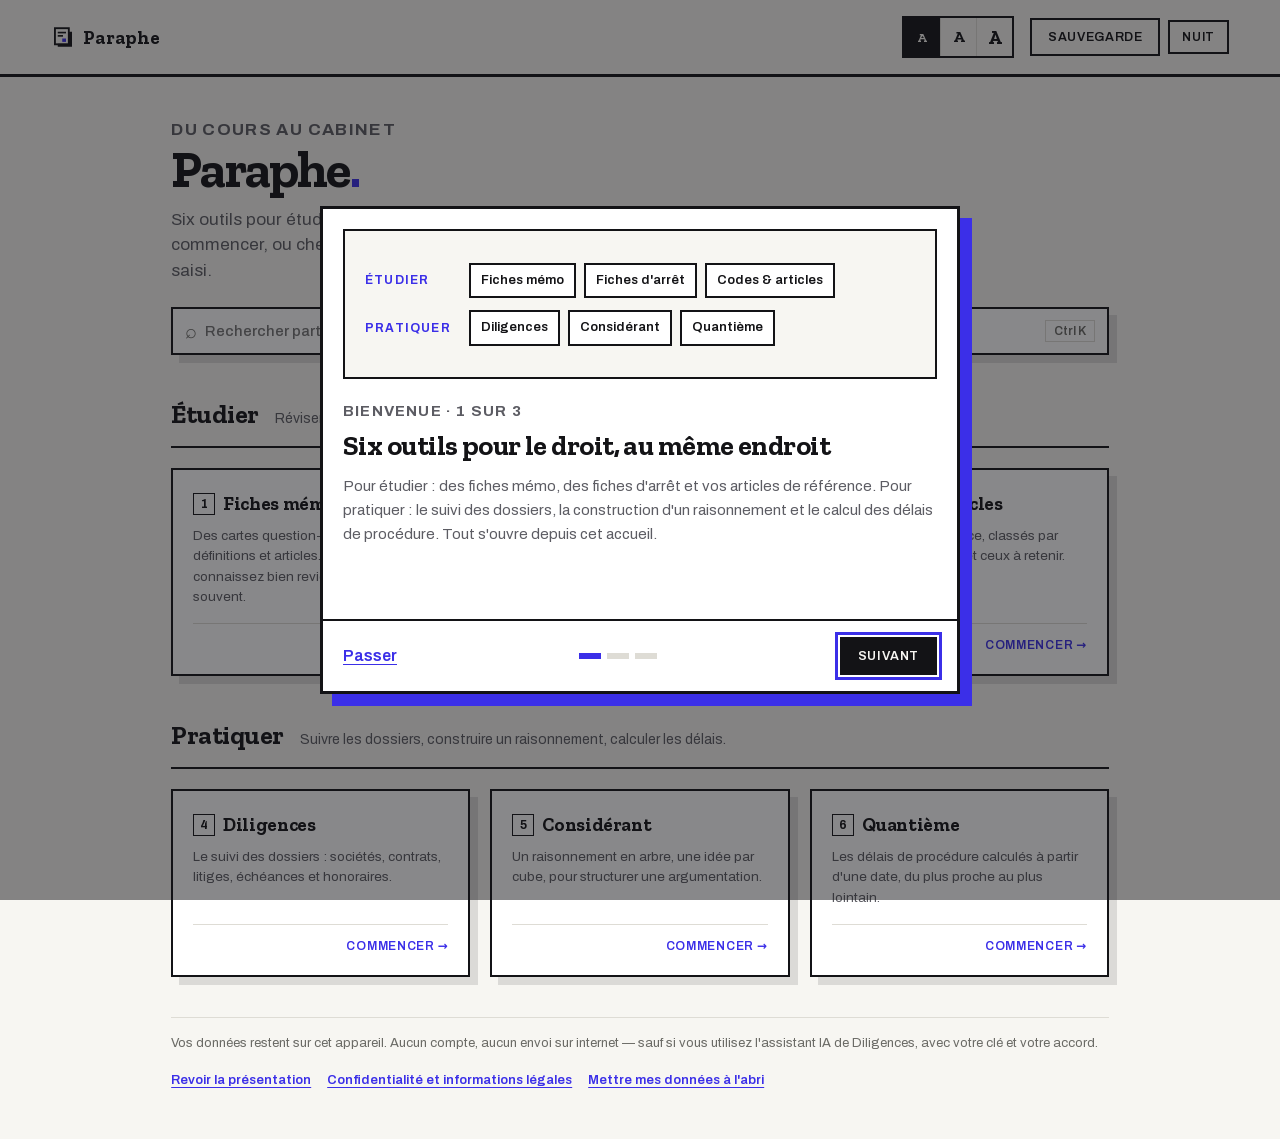
<file: index.html>
<!doctype html>
<html lang="fr">
<head>
<meta charset="UTF-8"><script src="donnees.js"></script>
<title>Paraphe</title>
<meta http-equiv="refresh" content="0; url=Hub.html">
<meta name="viewport" content="width=device-width, initial-scale=1">
<link rel="apple-touch-icon" href="icons/icon-180.png">
<meta name="apple-mobile-web-app-capable" content="yes">
<meta name="apple-mobile-web-app-status-bar-style" content="black-translucent">
<meta name="mobile-web-app-capable" content="yes">
<meta name="theme-color" content="#131316">
<link rel="stylesheet" href="fonts/fonts.css">
<script src="pwa.js" defer></script>
<link rel="manifest" href="manifest.json">
<link rel="icon" type="image/svg+xml" href="icons/favicon.svg">
<link rel="stylesheet" href="style.css">
</head>
<body>
<script src="theme.js"></script>
<main style="max-width:560px">
  <p class="eyebrow">Paraphe</p>
  <h1>L’accueil a déménagé</h1>
  <p class="muted">Les six outils se trouvent maintenant sur une seule page d’accueil. Si elle ne s’ouvre pas toute seule : <a href="Hub.html">ouvrir l’accueil de Paraphe</a>.</p>
</main>
<script>location.replace("Hub.html");</script>
</body>
</html>
</file>
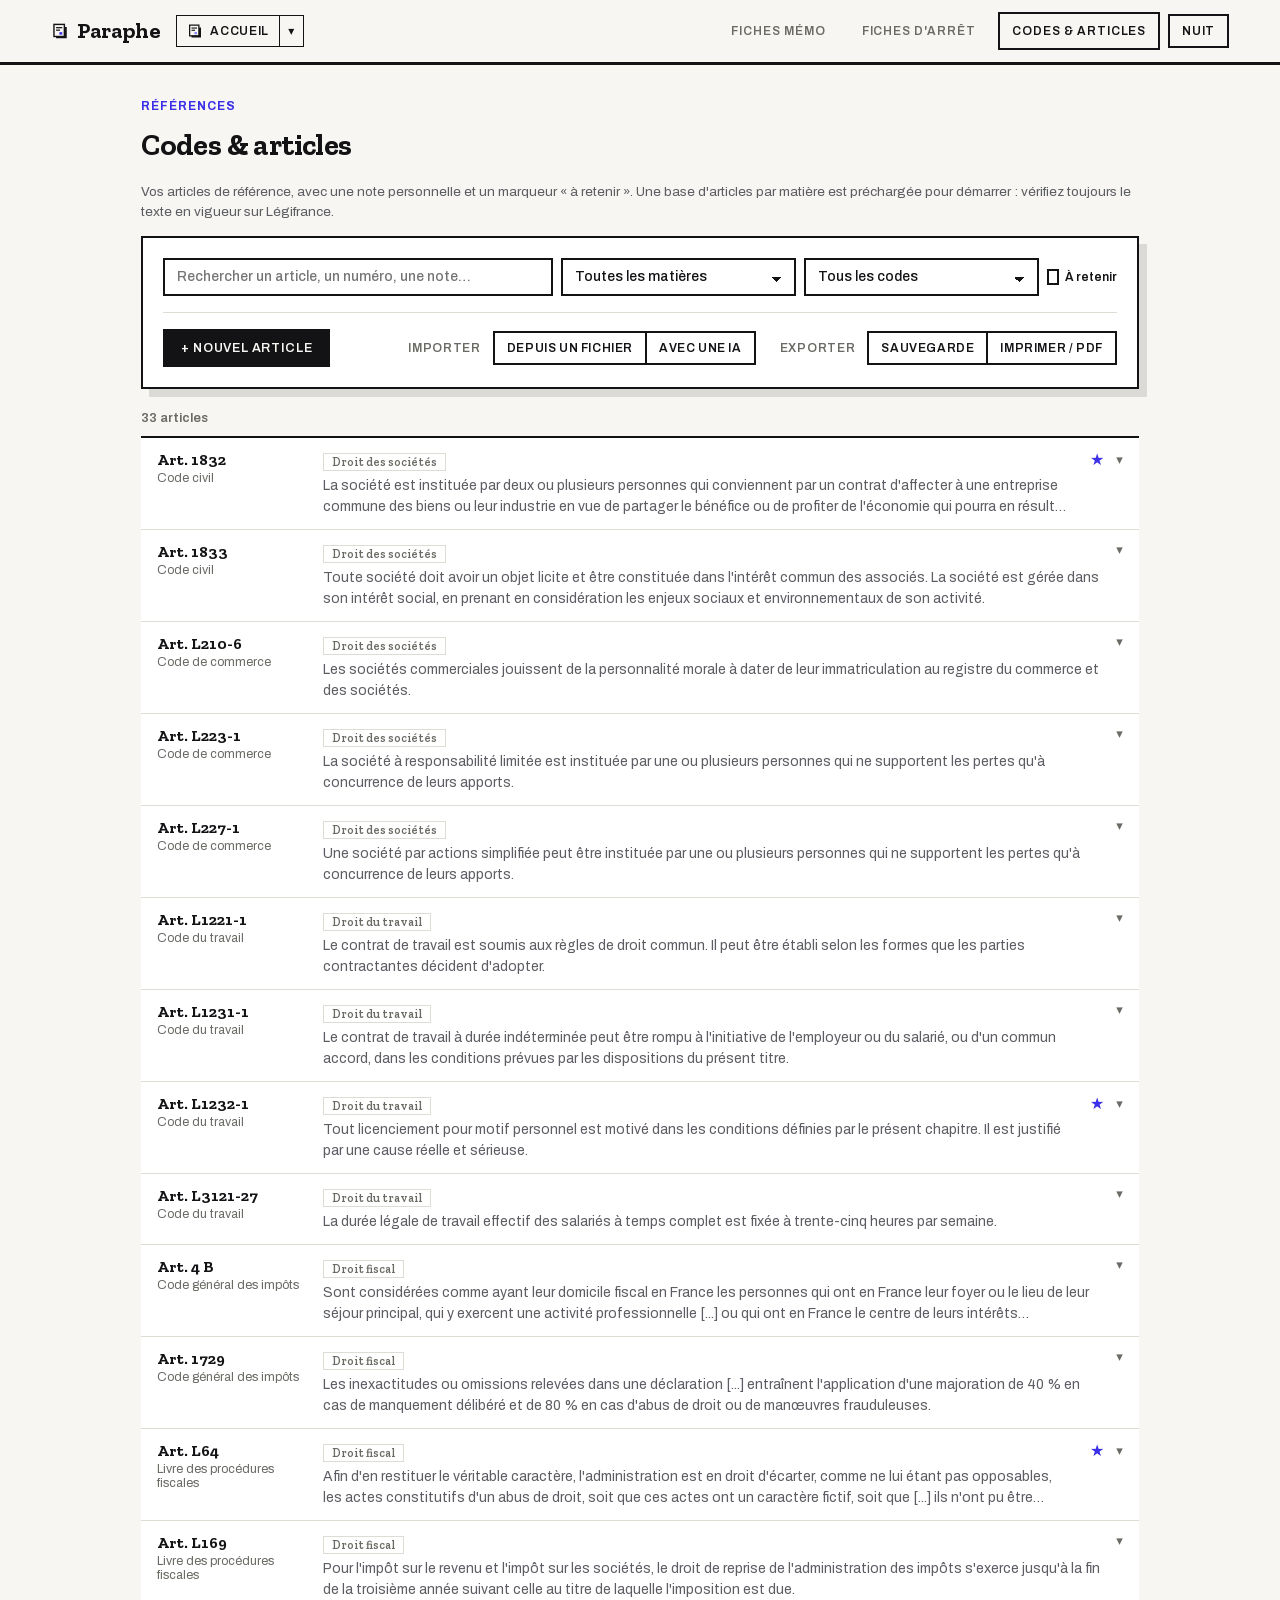
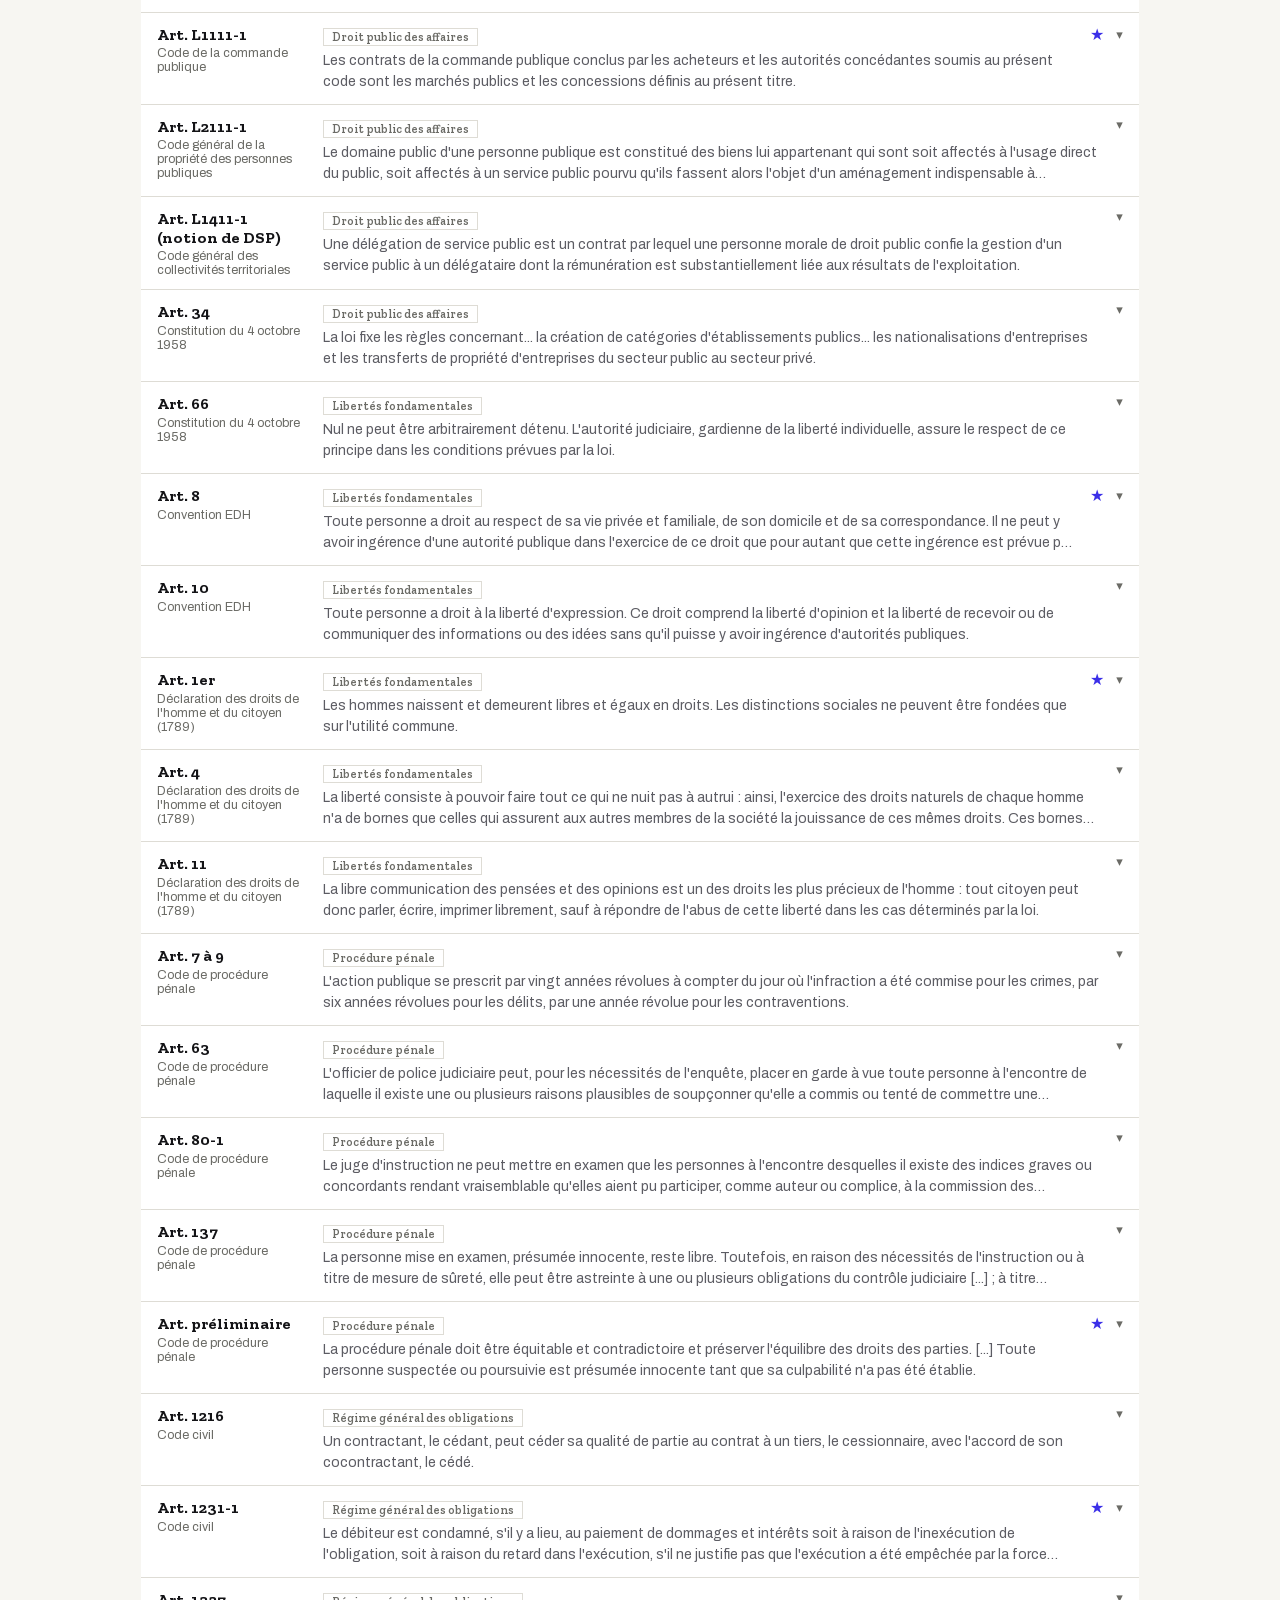
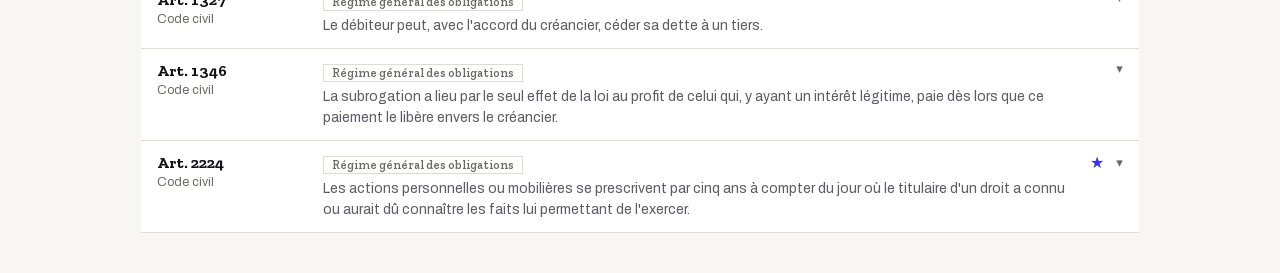
<file: codes.html>
<!doctype html>
<html lang="fr">
<head>
<meta charset="UTF-8"><script src="donnees.js"></script>
<title>Codes &amp; articles — Paraphe</title>
<meta name="viewport" content="width=device-width, initial-scale=1">
<link rel="apple-touch-icon" href="icons/icon-180.png">
<meta name="apple-mobile-web-app-capable" content="yes">
<meta name="apple-mobile-web-app-status-bar-style" content="black-translucent">
<meta name="mobile-web-app-capable" content="yes">
<meta name="theme-color" content="#131316">
<script src="taille.js"></script><script src="clavier.js" defer></script><script src="navigation.js" defer></script>
<link rel="stylesheet" href="fonts/fonts.css">
<script src="pwa.js" defer></script>
<link rel="manifest" href="manifest.json">
<link rel="icon" type="image/svg+xml" href="icons/favicon.svg">
<link rel="stylesheet" href="style.css">
<style>
  .liste-arrets{max-height:170px;overflow:auto;border:2px solid var(--encre);padding:var(--e2) var(--e3)}
  .liste-arrets label{display:flex;gap:var(--e2);align-items:baseline;margin:var(--e1) 0;text-transform:none;letter-spacing:0;font-weight:500;font-size:calc(13.5px * var(--ech));color:var(--encre)}
  .liste-arrets input{width:auto;flex:none}
  .liens-article{margin:var(--e2) 0 0;font-size:calc(13px * var(--ech))}
  .liens-article a{color:rgb(var(--acc));font-weight:600;text-decoration:none}
  .liens-article a:hover{text-decoration:underline}
  .card.cible,.art.cible{outline:3px solid rgb(var(--acc));outline-offset:2px}

  main.codes{max-width:1100px}
  .barre .etoile-filtre{display:flex;align-items:center;gap:6px;margin:0;text-transform:none;letter-spacing:0;font-weight:600;color:var(--encre)}
  .compte-liste{margin:var(--e5) 0 var(--e2);font-size:calc(13px * var(--ech));color:var(--gris);font-weight:600}
  /* un article = une ligne, qui se déplie */
  .liste-art{border-top:2px solid var(--encre)}
  .art{border-bottom:1px solid var(--filet);background:var(--carte)}
  .art-tete{height:auto;display:grid;grid-template-columns:150px 1fr auto;gap:var(--e4);align-items:start;width:100%;text-align:left;border:0;background:none;
    padding:var(--e3) var(--e4);min-height:0;text-transform:none;letter-spacing:0;font-weight:400;color:var(--encre);cursor:pointer}
  .art-tete:hover{background:rgba(var(--acc),.05);color:var(--encre)}
  .art-ref b{display:block;font:700 calc(16px * var(--ech))/1.2 var(--slab)}
  .art-ref span{display:block;font-size:calc(12.5px * var(--ech));color:var(--gris);margin-top:2px}
  .art-milieu{min-width:0}
  .art-milieu .badge{margin-bottom:4px}
  .art-extrait{display:-webkit-box;-webkit-line-clamp:2;-webkit-box-orient:vertical;overflow:hidden;font-size:calc(14px * var(--ech));color:var(--encre-2);line-height:1.5}
  .art.ouvert .art-extrait{display:none}
  .art-etat{display:flex;align-items:center;gap:var(--e3);font-size:calc(13px * var(--ech));color:var(--gris)}
  .art-etat .etoile{color:rgb(var(--acc));font-size:calc(16px * var(--ech))}
  .art-etat .chevron{transition:transform .15s}
  .art.ouvert .art-etat .chevron{transform:rotate(180deg)}
  .art-corps{padding:0 var(--e4) var(--e4) calc(150px + var(--e4) * 2)}
  .art-corps[hidden]{display:none}
  .art-texte{margin:0 0 var(--e3);font-size:calc(15px * var(--ech));line-height:1.65;white-space:pre-line}
  .art-note{margin:0 0 var(--e3);padding-top:var(--e2);border-top:1px dashed var(--filet);color:var(--encre-2);font-size:calc(14px * var(--ech))}
  .art-note b{text-transform:uppercase;font-size:calc(12px * var(--ech));letter-spacing:.05em;color:var(--gris);margin-right:6px}
  .art-actions{display:flex;flex-wrap:wrap;gap:var(--e4);margin-top:var(--e3);padding-top:var(--e2);border-top:1px solid var(--filet)}
  .lien-action{border:0;background:none;padding:0;min-height:28px;font-size:calc(12px * var(--ech));font-weight:700;letter-spacing:.06em;text-transform:uppercase;color:var(--encre)}
  .lien-action:hover{background:none;color:rgb(var(--acc))}
  .lien-action.actif{color:rgb(var(--acc))}
  .lien-action.danger{color:var(--gris)}
  .lien-action.danger:hover{background:none;color:var(--alerte)}
  dialog.fenetre-article{border:3px solid var(--encre);background:var(--carte);color:var(--encre);padding:var(--e6);width:min(720px,calc(100vw - 32px));box-shadow:12px 12px 0 rgb(var(--acc))}
  dialog.fenetre-article::backdrop{background:rgba(19,19,22,.5)}
  dialog.fenetre-article h3{margin-top:0}
  @media (max-width:640px){
    .art-tete{grid-template-columns:1fr auto}
    .art-ref{grid-column:1 / -1}
    .art-corps{padding-left:var(--e4)}
  }
</style>
</head>
<body>
<script src="theme.js"></script>
<header class="topnav">
  <div class="topnav-g">
    <a class="brand" href="Hub.html"><span class="brand-mark" aria-hidden="true"><svg width="18" height="18" viewBox="0 0 32 32"><rect x="5.25" y="4.25" width="18.5" height="21.5" fill="none" stroke="currentColor" stroke-width="2.5"/><path d="M24 9h4v20H9v-4h15z" fill="currentColor"/><rect x="9" y="9" width="11" height="2.2" fill="currentColor"/><rect x="9" y="13.4" width="7" height="2.2" fill="currentColor"/><rect x="15" y="18" width="5" height="4.5" style="fill:rgb(var(--acc,59,47,232))"/></svg></span>Paraphe</a>
    <span data-paraphe-nav></span>
  </div>
  <nav>
    <a href="flashcards.html">Fiches mémo</a>
    <a href="fiches-arret.html">Fiches d'arrêt</a>
    <a href="codes.html" class="active">Codes &amp; articles</a>
    <button id="theme-toggle" aria-pressed="false">Nuit</button>
  </nav>
</header>
<main class="codes">
  <p class="eyebrow">Références</p>
  <h1>Codes &amp; articles</h1>
  <p class="muted">Vos articles de référence, avec une note personnelle et un marqueur « à retenir ». Une base d'articles par matière est préchargée pour démarrer : vérifiez toujours le texte en vigueur sur Légifrance.</p>

  <div class="card barre">
    <div class="barre-filtres">
      <input type="search" id="searchBox" placeholder="Rechercher un article, un numéro, une note…" aria-label="Rechercher un article">
      <select id="filterMatiere" aria-label="Filtrer par matière"><option value="">Toutes les matières</option></select>
      <select id="filterCode" aria-label="Filtrer par code"><option value="">Tous les codes</option></select>
      <label class="etoile-filtre"><input type="checkbox" id="filterStar" style="width:auto;"> À retenir</label>
    </div>
    <div class="barre-actions">
      <button type="button" id="nouvelArticle" class="primary">+ Nouvel article</button>
      <div class="barre-groupe" role="group" aria-label="Importer">
        <span class="barre-titre">Importer</span>
        <button type="button" id="importBtn" title="Reprendre un fichier .json enregistré depuis cet outil">Depuis un fichier</button>
        <button type="button" id="promptIA" title="Copier un prompt qui fait convertir votre document (PDF, Word, texte…) par une IA au format d’import">Avec une IA</button>
      </div>
      <div class="barre-groupe" role="group" aria-label="Exporter">
        <span class="barre-titre">Exporter</span>
        <button type="button" id="exportBtn" title="Enregistrer une copie de vos articles (fichier .json)">Sauvegarde</button>
        <button type="button" id="exportPdfBtn" title="Mettre en page vos articles pour les imprimer ou les enregistrer en PDF">Imprimer / PDF</button>
      </div>
      <input type="file" id="importFile" accept="application/json" hidden>
    </div>
  </div>

  <p class="compte-liste" id="compteListe"></p>
  <div id="articleList" class="liste-art"></div>
</main>

<dialog class="fenetre-article" id="formArticle" aria-labelledby="formTitle">
  <h3 id="formTitle">Nouvel article</h3>
  <div class="row">
    <div style="flex:1; min-width:180px;">
      <label for="fMatiere">Matière</label>
      <input type="text" id="fMatiere" list="matiereList" placeholder="ex. Droit des sociétés">
      <datalist id="matiereList"></datalist>
    </div>
    <div style="flex:1; min-width:180px;">
      <label for="fCode">Code</label>
      <input type="text" id="fCode" list="codeList" placeholder="ex. Code civil">
      <datalist id="codeList"></datalist>
    </div>
    <div style="flex:1; min-width:120px;">
      <label for="fNumero">Numéro</label>
      <input type="text" id="fNumero" placeholder="ex. 1240">
    </div>
  </div>
  <label for="fTexte">Texte de l'article</label>
  <textarea id="fTexte" placeholder="Collez le texte de l'article ici"></textarea>
  <label for="fNote">Note personnelle</label>
  <textarea id="fNote" placeholder="Votre note, exemple d'application, arrêt lié…"></textarea>
  <div class="row" style="margin-top:0.4rem;">
    <label style="display:flex; align-items:center; gap:0.3rem; margin:0;">
      <input type="checkbox" id="fStar" style="width:auto;"> Marquer « à retenir »
    </label>
  </div>
  <label>Arrêts liés <span class="muted" style="text-transform:none;letter-spacing:0;font-weight:400;">(depuis Fiches d'arrêt)</span></label>
  <div id="fArrets" class="liste-arrets"></div>
  <div class="row end" style="margin-top:var(--e4);">
    <button type="button" id="cancelEditBtn">Annuler</button>
    <button type="button" id="addBtn" class="primary">Ajouter l'article</button>
  </div>
</dialog>
<div id="printArea"></div>

<script src="commun.js"></script>
<script>
const STORAGE_KEY = "droit_codes";
// Articles d'exemple supprimés par l'utilisateur : sans cette liste, ils revenaient à chaque chargement
const DELETED_SEEDS_KEY = "droit_codes_seeds_supprimees";

function mkSeedArticle(matiere, code, numero, texte, note, star) {
  return { matiere, code, numero, texte, note, star: !!star };
}

const SEED = [
// Droit public des affaires
mkSeedArticle("Droit public des affaires", "Constitution du 4 octobre 1958", "34",
  "La loi fixe les règles concernant... la création de catégories d'établissements publics... les nationalisations d'entreprises et les transferts de propriété d'entreprises du secteur public au secteur privé.",
  "Fonde la compétence du législateur sur les grandes opérations touchant au secteur public économique.", false),
mkSeedArticle("Droit public des affaires", "Code de la commande publique", "L1111-1",
  "Les contrats de la commande publique conclus par les acheteurs et les autorités concédantes soumis au présent code sont les marchés publics et les concessions définis au présent titre.",
  "Article d'entrée du code : distingue les deux grandes familles de contrats de la commande publique.", true),
mkSeedArticle("Droit public des affaires", "Code général des collectivités territoriales", "L1411-1 (notion de DSP)",
  "Une délégation de service public est un contrat par lequel une personne morale de droit public confie la gestion d'un service public à un délégataire dont la rémunération est substantiellement liée aux résultats de l'exploitation.",
  "Notion aujourd'hui reprise par la catégorie des concessions de service dans le Code de la commande publique (2019) — vérifier la numérotation en vigueur.", false),
mkSeedArticle("Droit public des affaires", "Code général de la propriété des personnes publiques", "L2111-1",
  "Le domaine public d'une personne publique est constitué des biens lui appartenant qui sont soit affectés à l'usage direct du public, soit affectés à un service public pourvu qu'ils fassent alors l'objet d'un aménagement indispensable à l'exécution des missions de ce service public.",
  "Définition légale du domaine public, issue de la codification de 2006.", false),

// Droit des sociétés
mkSeedArticle("Droit des sociétés", "Code civil", "1832",
  "La société est instituée par deux ou plusieurs personnes qui conviennent par un contrat d'affecter à une entreprise commune des biens ou leur industrie en vue de partager le bénéfice ou de profiter de l'économie qui pourra en résulter. Elle peut être instituée, dans les cas prévus par la loi, par l'acte de volonté d'une seule personne. Les associés s'engagent à contribuer aux pertes.",
  "Définition matricielle de la société, valable pour toutes les formes sociales.", true),
mkSeedArticle("Droit des sociétés", "Code civil", "1833",
  "Toute société doit avoir un objet licite et être constituée dans l'intérêt commun des associés. La société est gérée dans son intérêt social, en prenant en considération les enjeux sociaux et environnementaux de son activité.",
  "Deuxième alinéa issu de la loi PACTE (2019) : introduit la prise en compte des enjeux sociaux et environnementaux.", false),
mkSeedArticle("Droit des sociétés", "Code de commerce", "L210-6",
  "Les sociétés commerciales jouissent de la personnalité morale à dater de leur immatriculation au registre du commerce et des sociétés.",
  "Marque le moment de naissance de la personnalité morale — avant, on parle de société en formation.", false),
mkSeedArticle("Droit des sociétés", "Code de commerce", "L223-1",
  "La société à responsabilité limitée est instituée par une ou plusieurs personnes qui ne supportent les pertes qu'à concurrence de leurs apports.",
  "Définition de la SARL (et de l'EURL lorsqu'un seul associé).", false),
mkSeedArticle("Droit des sociétés", "Code de commerce", "L227-1",
  "Une société par actions simplifiée peut être instituée par une ou plusieurs personnes qui ne supportent les pertes qu'à concurrence de leurs apports.",
  "Définition de la SAS (et de la SASU) — grande liberté statutaire dans l'organisation des pouvoirs.", false),

// Droit du travail
mkSeedArticle("Droit du travail", "Code du travail", "L1221-1",
  "Le contrat de travail est soumis aux règles de droit commun. Il peut être établi selon les formes que les parties contractantes décident d'adopter.",
  "Pas de formalisme imposé : le contrat de travail peut être écrit ou verbal (sauf CDD, temps partiel...).", false),
mkSeedArticle("Droit du travail", "Code du travail", "L1231-1",
  "Le contrat de travail à durée indéterminée peut être rompu à l'initiative de l'employeur ou du salarié, ou d'un commun accord, dans les conditions prévues par les dispositions du présent titre.",
  "Article d'ouverture du titre relatif à la rupture du contrat de travail (licenciement, démission, rupture conventionnelle...).", false),
mkSeedArticle("Droit du travail", "Code du travail", "L1232-1",
  "Tout licenciement pour motif personnel est motivé dans les conditions définies par le présent chapitre. Il est justifié par une cause réelle et sérieuse.",
  "Fondement textuel de l'exigence de cause réelle et sérieuse.", true),
mkSeedArticle("Droit du travail", "Code du travail", "L3121-27",
  "La durée légale de travail effectif des salariés à temps complet est fixée à trente-cinq heures par semaine.",
  "Durée légale, non maximale : les heures effectuées au-delà sont en principe des heures supplémentaires majorées.", false),

// Libertés fondamentales
mkSeedArticle("Libertés fondamentales", "Déclaration des droits de l'homme et du citoyen (1789)", "1er",
  "Les hommes naissent et demeurent libres et égaux en droits. Les distinctions sociales ne peuvent être fondées que sur l'utilité commune.",
  "Fondement textuel du principe d'égalité, à valeur constitutionnelle.", true),
mkSeedArticle("Libertés fondamentales", "Déclaration des droits de l'homme et du citoyen (1789)", "4",
  "La liberté consiste à pouvoir faire tout ce qui ne nuit pas à autrui : ainsi, l'exercice des droits naturels de chaque homme n'a de bornes que celles qui assurent aux autres membres de la société la jouissance de ces mêmes droits. Ces bornes ne peuvent être déterminées que par la loi.",
  "Définition classique de la liberté, souvent citée pour introduire la théorie des libertés publiques.", false),
mkSeedArticle("Libertés fondamentales", "Déclaration des droits de l'homme et du citoyen (1789)", "11",
  "La libre communication des pensées et des opinions est un des droits les plus précieux de l'homme : tout citoyen peut donc parler, écrire, imprimer librement, sauf à répondre de l'abus de cette liberté dans les cas déterminés par la loi.",
  "Fondement constitutionnel de la liberté d'expression et de la presse.", false),
mkSeedArticle("Libertés fondamentales", "Convention EDH", "8",
  "Toute personne a droit au respect de sa vie privée et familiale, de son domicile et de sa correspondance. Il ne peut y avoir ingérence d'une autorité publique dans l'exercice de ce droit que pour autant que cette ingérence est prévue par la loi et nécessaire dans une société démocratique.",
  "Article très mobilisé par la CEDH (vie privée, filiation, données personnelles, expulsion des étrangers...).", true),
mkSeedArticle("Libertés fondamentales", "Convention EDH", "10",
  "Toute personne a droit à la liberté d'expression. Ce droit comprend la liberté d'opinion et la liberté de recevoir ou de communiquer des informations ou des idées sans qu'il puisse y avoir ingérence d'autorités publiques.",
  "Complète l'article 11 DDHC au niveau conventionnel européen.", false),
mkSeedArticle("Libertés fondamentales", "Constitution du 4 octobre 1958", "66",
  "Nul ne peut être arbitrairement détenu. L'autorité judiciaire, gardienne de la liberté individuelle, assure le respect de ce principe dans les conditions prévues par la loi.",
  "Fondement du rôle protecteur du juge judiciaire à l'égard de la liberté individuelle (détention, garde à vue...).", false),

// Procédure pénale
mkSeedArticle("Procédure pénale", "Code de procédure pénale", "préliminaire",
  "La procédure pénale doit être équitable et contradictoire et préserver l'équilibre des droits des parties. [...] Toute personne suspectée ou poursuivie est présumée innocente tant que sa culpabilité n'a pas été établie.",
  "Article-cadre énonçant les grands principes directeurs du procès pénal.", true),
mkSeedArticle("Procédure pénale", "Code de procédure pénale", "63",
  "L'officier de police judiciaire peut, pour les nécessités de l'enquête, placer en garde à vue toute personne à l'encontre de laquelle il existe une ou plusieurs raisons plausibles de soupçonner qu'elle a commis ou tenté de commettre une infraction.",
  "Fondement légal de la garde à vue, mesure de contrainte encadrée depuis la réforme de 2011.", false),
mkSeedArticle("Procédure pénale", "Code de procédure pénale", "80-1",
  "Le juge d'instruction ne peut mettre en examen que les personnes à l'encontre desquelles il existe des indices graves ou concordants rendant vraisemblable qu'elles aient pu participer, comme auteur ou complice, à la commission des infractions dont il est saisi.",
  "Encadre le pouvoir de mise en examen pour éviter les mises en cause trop précoces.", false),
mkSeedArticle("Procédure pénale", "Code de procédure pénale", "137",
  "La personne mise en examen, présumée innocente, reste libre. Toutefois, en raison des nécessités de l'instruction ou à titre de mesure de sûreté, elle peut être astreinte à une ou plusieurs obligations du contrôle judiciaire [...] ; à titre exceptionnel, elle peut être placée en détention provisoire.",
  "Pose le principe de liberté et le caractère exceptionnel de la détention provisoire.", false),
mkSeedArticle("Procédure pénale", "Code de procédure pénale", "7 à 9",
  "L'action publique se prescrit par vingt années révolues à compter du jour où l'infraction a été commise pour les crimes, par six années révolues pour les délits, par une année révolue pour les contraventions.",
  "Délais issus de la réforme de la prescription pénale du 27 février 2017.", false),

// Droit fiscal
mkSeedArticle("Droit fiscal", "Livre des procédures fiscales", "L64",
  "Afin d'en restituer le véritable caractère, l'administration est en droit d'écarter, comme ne lui étant pas opposables, les actes constitutifs d'un abus de droit, soit que ces actes ont un caractère fictif, soit que [...] ils n'ont pu être inspirés par aucun autre motif que celui d'éluder ou d'atténuer les charges fiscales.",
  "Texte fondateur de la procédure de répression des abus de droit fiscal (fictivité ou fraude à la loi).", true),
mkSeedArticle("Droit fiscal", "Code général des impôts", "1729",
  "Les inexactitudes ou omissions relevées dans une déclaration [...] entraînent l'application d'une majoration de 40 % en cas de manquement délibéré et de 80 % en cas d'abus de droit ou de manœuvres frauduleuses.",
  "Sanctions applicables en cas de rectification fiscale, à moduler selon la gravité du manquement.", false),
mkSeedArticle("Droit fiscal", "Livre des procédures fiscales", "L169",
  "Pour l'impôt sur le revenu et l'impôt sur les sociétés, le droit de reprise de l'administration des impôts s'exerce jusqu'à la fin de la troisième année suivant celle au titre de laquelle l'imposition est due.",
  "Délai de reprise (prescription) de droit commun, sauf délais spéciaux plus longs (activité occulte...).", false),
mkSeedArticle("Droit fiscal", "Code général des impôts", "4 B",
  "Sont considérées comme ayant leur domicile fiscal en France les personnes qui ont en France leur foyer ou le lieu de leur séjour principal, qui y exercent une activité professionnelle [...] ou qui ont en France le centre de leurs intérêts économiques.",
  "Critères alternatifs de détermination du domicile fiscal, point de départ de la territorialité de l'IR.", false),

// Régime général des obligations
mkSeedArticle("Régime général des obligations", "Code civil", "1231-1",
  "Le débiteur est condamné, s'il y a lieu, au paiement de dommages et intérêts soit à raison de l'inexécution de l'obligation, soit à raison du retard dans l'exécution, s'il ne justifie pas que l'exécution a été empêchée par la force majeure.",
  "Fondement de la responsabilité contractuelle de droit commun.", true),
mkSeedArticle("Régime général des obligations", "Code civil", "1346",
  "La subrogation a lieu par le seul effet de la loi au profit de celui qui, y ayant un intérêt légitime, paie dès lors que ce paiement le libère envers le créancier.",
  "Subrogation légale — à distinguer de la subrogation conventionnelle (art. 1346-1).", false),
mkSeedArticle("Régime général des obligations", "Code civil", "1327",
  "Le débiteur peut, avec l'accord du créancier, céder sa dette à un tiers.",
  "Consacre explicitement la cession de dette depuis la réforme du droit des obligations de 2016.", false),
mkSeedArticle("Régime général des obligations", "Code civil", "2224",
  "Les actions personnelles ou mobilières se prescrivent par cinq ans à compter du jour où le titulaire d'un droit a connu ou aurait dû connaître les faits lui permettant de l'exercer.",
  "Délai de prescription extinctive de droit commun.", true),
mkSeedArticle("Régime général des obligations", "Code civil", "1216",
  "Un contractant, le cédant, peut céder sa qualité de partie au contrat à un tiers, le cessionnaire, avec l'accord de son cocontractant, le cédé.",
  "Consacre la cession de contrat (transmission de la qualité de partie), également issue de la réforme de 2016.", false),
].map((a, i) => Object.assign({ id: "seed-art-" + i }, a));

const OBSOLETE_SEED_IDS = new Set(["seed-1", "seed-2"]); // ancien jeu d'exemple (Code civil 1240/1103)

const loadArticles = () =>
  Commun.avecExemples(STORAGE_KEY, SEED, DELETED_SEEDS_KEY).filter(a => !OBSOLETE_SEED_IDS.has(a.id));
const saveArticles = list => Commun.ecrire(STORAGE_KEY, list);
const escapeHtml = Commun.echapper;

let articles = loadArticles();
saveArticles(articles);


function highlight(text, term) {
  if (!term) return escapeHtml(text);
  const re = new RegExp("(" + term.replace(/[.*+?^${}()|[\]\\]/g, "\\$&") + ")", "ig");
  // découpage sur le texte brut, puis échappement de chaque morceau
  return String(text || "").split(re).map((part, i) => i % 2 ? "<mark>" + escapeHtml(part) + "</mark>" : escapeHtml(part)).join("");
}

function refreshCodeOptions() {
  const codes = [...new Set(articles.map(a => a.code).filter(Boolean))].sort();
  document.getElementById("codeList").innerHTML = codes.map(c => `<option value="${escapeHtml(c)}">`).join("");
  const sel = document.getElementById("filterCode");
  const cur = sel.value;
  sel.innerHTML = '<option value="">Tous les codes</option>' + codes.map(c => `<option value="${escapeHtml(c)}">${escapeHtml(c)}</option>`).join("");
  sel.value = cur;

  const matieres = [...new Set(articles.map(a => a.matiere).filter(Boolean))].sort();
  document.getElementById("matiereList").innerHTML = matieres.map(m => `<option value="${escapeHtml(m)}">`).join("");
  const selM = document.getElementById("filterMatiere");
  const curM = selM.value;
  selM.innerHTML = '<option value="">Toutes les matières</option>' + matieres.map(m => `<option value="${escapeHtml(m)}">${escapeHtml(m)}</option>`).join("");
  selM.value = curM;
}

document.getElementById("addBtn").addEventListener("click", () => {
  const matiere = document.getElementById("fMatiere").value.trim();
  const code = document.getElementById("fCode").value.trim();
  const numero = document.getElementById("fNumero").value.trim();
  const texte = document.getElementById("fTexte").value.trim();
  if (!code || !numero || !texte) { alert("Merci de remplir le code, le numéro et le texte."); return; }
  const champs = {
    matiere, code, numero, texte,
    note: document.getElementById("fNote").value.trim(),
    star: document.getElementById("fStar").checked,
    arrets: [...document.querySelectorAll("#fArrets input:checked")].map(i => i.value)
  };
  let id = editingId;
  if (editingId) {
    const a = articles.find(x => x.id === editingId);
    if (a) Object.assign(a, champs);
  } else {
    id = crypto.randomUUID();
    articles.push(Object.assign({ id }, champs));
  }
  saveArticles(articles);
  endEdit();
  refreshCodeOptions();
  ouverts.add(id);
  renderList();
  Commun.montrer(document.getElementById("art-" + id));   // l'article enregistré, déplié sous vos yeux
});

// --- Arrêts disponibles (lus dans Fiches d'arrêt) ---
const lireFichesArret = () => Commun.lire("droit_fiches_arret", []);
function renderArretsChoix(selection) {
  const fiches = lireFichesArret().slice().sort((a, b) => (a.titre || "").localeCompare(b.titre || ""));
  const sel = new Set(selection || []);
  document.getElementById("fArrets").innerHTML = fiches.length
    ? fiches.map(f => `<label><input type="checkbox" value="${escapeHtml(f.id)}"${sel.has(f.id) ? " checked" : ""}> ${escapeHtml(f.titre)}${f.date ? " <span class=\"muted\">(" + escapeHtml(f.date.slice(0, 4)) + ")</span>" : ""}</label>`).join("")
    : '<span class="muted">Aucune fiche d\'arrêt pour l\'instant.</span>';
}

// --- Modification : le formulaire d'ajout passe en mode édition ---
let editingId = null;
function startEdit(id) {
  const a = articles.find(x => x.id === id);
  if (!a) return;
  editingId = id;
  document.getElementById("fMatiere").value = a.matiere || "";
  document.getElementById("fCode").value = a.code || "";
  document.getElementById("fNumero").value = a.numero || "";
  document.getElementById("fTexte").value = a.texte || "";
  document.getElementById("fNote").value = a.note || "";
  document.getElementById("fStar").checked = !!a.star;
  renderArretsChoix(a.arrets);
  document.getElementById("formTitle").textContent = "Modifier l'article";
  document.getElementById("addBtn").textContent = "Enregistrer";
  ouvrirFormulaire();
}
const fenetre = document.getElementById("formArticle");
function ouvrirFormulaire() { fenetre.showModal ? fenetre.showModal() : fenetre.setAttribute("open", ""); document.getElementById(editingId ? "fTexte" : "fCode").focus(); }
function nouvelArticle() {
  editingId = null;
  ["fNumero", "fTexte", "fNote"].forEach(id => document.getElementById(id).value = "");
  document.getElementById("fStar").checked = false;
  renderArretsChoix([]);
  document.getElementById("formTitle").textContent = "Nouvel article";
  document.getElementById("addBtn").textContent = "Ajouter l'article";
  ouvrirFormulaire();
}
document.getElementById("nouvelArticle").addEventListener("click", nouvelArticle);
function endEdit() {
  editingId = null;
  ["fNumero", "fTexte", "fNote"].forEach(id => document.getElementById(id).value = "");
  document.getElementById("fStar").checked = false;
  renderArretsChoix([]);
  if (fenetre.open) fenetre.close();
}
document.getElementById("cancelEditBtn").addEventListener("click", endEdit);

// Même forme de requête que Quantième : « article 1240 Code civil »
function lienLegifrance(a) {
  return "https://www.legifrance.gouv.fr/search/all?tab_selection=all&searchField=ALL&query="
    + encodeURIComponent("article " + String(a.numero).trim() + " " + (a.code || "")) + "&page=1&init=true";
}

function toggleStar(id) {
  const a = articles.find(x => x.id === id);
  if (a) { a.star = !a.star; saveArticles(articles); renderList(); }
}

function deleteArticle(id) {
  if (!confirm("Supprimer cet article ?")) return;
  Commun.oublierExemple(DELETED_SEEDS_KEY, id);
  articles = articles.filter(a => a.id !== id);
  saveArticles(articles);
  refreshCodeOptions();
  renderList();
}

// Articles correspondant à la recherche et aux filtres, triés matière › code › numéro (liste et PDF)
function articlesFiltres() {
  const search = document.getElementById("searchBox").value.trim().toLowerCase();
  const code = document.getElementById("filterCode").value;
  const matiere = document.getElementById("filterMatiere").value;
  const starOnly = document.getElementById("filterStar").checked;
  return articles
    .filter(a => (!code || a.code === code) && (!matiere || a.matiere === matiere) && (!starOnly || a.star) &&
      (!search || [a.matiere, a.code, a.numero, a.texte, a.note].filter(Boolean).join(" ").toLowerCase().includes(search)))
    .sort((a, b) => (a.matiere || "").localeCompare(b.matiere || "") || (a.code || "").localeCompare(b.code || "") ||
      String(a.numero || "").localeCompare(String(b.numero || ""), undefined, { numeric: true }));
}

const ouverts = new Set();          // articles dépliés : conservés d'un affichage à l'autre
function renderList() {
  const search = document.getElementById("searchBox").value.trim().toLowerCase();
  const list = document.getElementById("articleList");
  const filtered = articlesFiltres();
  document.getElementById("compteListe").textContent = filtered.length
    ? filtered.length + (filtered.length > 1 ? " articles" : " article") + (filtered.length < articles.length ? " sur " + articles.length : "")
    : "";

  if (filtered.length === 0) {
    list.innerHTML = articles.length
      ? '<div class="empty-state">Aucun article ne correspond à cette recherche.</div>'
      : '<div class="empty-state">Aucun article. Ajoutez-en un avec « + Nouvel article ».</div>';
    return;
  }

  const titresArrets = Object.fromEntries(lireFichesArret().map(f => [f.id, f.titre + (f.date ? " (" + f.date.slice(0, 4) + ")" : "")]));
  list.innerHTML = filtered.map(a => {
    const ouvert = ouverts.has(a.id);
    return `
    <article class="art${ouvert ? " ouvert" : ""}" id="art-${escapeHtml(a.id)}">
      <button type="button" class="art-tete" data-ouvrir="${escapeHtml(a.id)}" aria-expanded="${ouvert}">
        <span class="art-ref"><b>Art. ${escapeHtml(a.numero)}</b><span>${escapeHtml(a.code)}</span></span>
        <span class="art-milieu">${a.matiere ? `<span class="badge">${escapeHtml(a.matiere)}</span><br>` : ""}<span class="art-extrait">${highlight(a.texte, search)}</span></span>
        <span class="art-etat">${a.star ? '<span class="etoile" title="À retenir" aria-label="À retenir">★</span>' : ""}<span class="chevron" aria-hidden="true">▾</span></span>
      </button>
      <div class="art-corps"${ouvert ? "" : " hidden"}>
        <p class="art-texte">${highlight(a.texte, search)}</p>
        ${a.note ? `<p class="art-note"><b>Note</b>${highlight(a.note, search)}</p>` : ""}
        <p class="liens-article">
          <a href="${lienLegifrance(a)}" target="_blank" rel="noopener">Vérifier sur Légifrance ↗</a>
          ${(a.arrets || []).filter(id => titresArrets[id]).map(id =>
            ` · <a href="fiches-arret.html#${encodeURIComponent(id)}">${escapeHtml(titresArrets[id])}</a>`).join("")}
        </p>
        <div class="art-actions">
          <button type="button" class="lien-action${a.star ? " actif" : ""}" data-star="${escapeHtml(a.id)}">${a.star ? "★ À retenir" : "☆ Marquer à retenir"}</button>
          <button type="button" class="lien-action" data-edit="${escapeHtml(a.id)}">Modifier</button>
          <button type="button" class="lien-action danger" data-delete="${escapeHtml(a.id)}">Supprimer</button>
        </div>
      </div>
    </article>`;
  }).join("");
}

document.getElementById("articleList").addEventListener("click", (e) => {
  const el = e.target.closest("[data-ouvrir], [data-star], [data-delete], [data-edit]");
  if (!el) return;
  if (el.dataset.ouvrir) {
    const id = el.dataset.ouvrir, art = el.closest(".art"), ouvrir = !ouverts.has(id);
    ouvrir ? ouverts.add(id) : ouverts.delete(id);
    art.classList.toggle("ouvert", ouvrir); el.setAttribute("aria-expanded", String(ouvrir));
    art.querySelector(".art-corps").hidden = !ouvrir;
    return;
  }
  if (el.dataset.star) toggleStar(el.dataset.star);
  else if (el.dataset.edit) startEdit(el.dataset.edit);
  else deleteArticle(el.dataset.delete);
});

document.getElementById("searchBox").addEventListener("input", renderList);
document.getElementById("filterCode").addEventListener("change", renderList);
document.getElementById("filterMatiere").addEventListener("change", renderList);
document.getElementById("filterStar").addEventListener("change", renderList);

document.getElementById("exportBtn").addEventListener("click", () =>
  Commun.telecharger("codes-articles-" + Commun.dateLocale() + ".json", JSON.stringify(articles, null, 2)));

document.getElementById("exportPdfBtn").addEventListener("click", () => {
  const filtered = articlesFiltres();
  if (!filtered.length) { alert("Aucun article à exporter avec ces filtres."); return; }

  const groups = {};
  filtered.forEach(a => {
    const m = a.matiere || "Sans matière";
    (groups[m] = groups[m] || []).push(a);
  });

  const today = new Date().toLocaleDateString("fr-FR", { day: "numeric", month: "long", year: "numeric" });
  let html = `<div class="print-header">
      <div><p class="print-brand">Paraphe</p><h1>Codes &amp; articles</h1></div>
      <div class="print-meta"><b>${filtered.length}</b> article(s)<br>${today}</div>
    </div>`;
  Object.keys(groups).sort().forEach(m => {
    html += `<div class="print-group-title">${escapeHtml(m)}</div>`;
    groups[m].forEach(a => {
      html += `<div class="print-item">
        <h3>Art. ${escapeHtml(a.numero)}
          <span class="print-tag">${escapeHtml(a.code)}</span>
          ${a.star ? `<span class="print-tag accent">À retenir</span>` : ""}
        </h3>
        <p>${escapeHtml(a.texte).replace(/\n/g, "<br>")}</p>
        ${a.note ? `<div class="print-note"><b>Note —</b> ${escapeHtml(a.note).replace(/\n/g, "<br>")}</div>` : ""}
      </div>`;
    });
  });
  html += `<div class="print-footer"><span>Paraphe — Codes &amp; articles</span><span>${today}</span></div>`;

  document.getElementById("printArea").innerHTML = html;
  window.print();
});

document.getElementById("importBtn").addEventListener("click", () => document.getElementById("importFile").click());
const PROMPT_IA = `Tu vas extraire les articles de loi ou de règlement contenus dans le document ci-dessous (PDF, Word, page Légifrance copiée, polycopié…) et les convertir en JSON pour l'outil « Codes & articles » de Paraphe.

FORMAT : un tableau JSON, un objet par article.
[
  {
    "matiere": "Responsabilité civile",
    "code": "Code civil",
    "numero": "1240",
    "texte": "Tout fait quelconque de l'homme, qui cause à autrui un dommage, oblige celui par la faute duquel il est arrivé à le réparer.",
    "note": "",
    "star": false
  }
]

RÈGLES
- code (obligatoire) : nom du code, seule la première lettre en majuscule : « Code civil », « Code de commerce », « Code du travail », « Code de procédure civile », « Code pénal », « Code de la consommation »… Pour un texte hors code, son intitulé : « Loi n° 89-462 du 6 juillet 1989 », « Règlement (UE) 2016/679 ».
- numero (obligatoire) : le numéro seul, sans « Article » ni « art. », avec la lettre éventuelle : « 1240 », « L. 110-4 », « R. 1234-9 », « 1792-6 ».
- texte : le texte de l'article recopié mot pour mot, alinéas séparés par \\n. Ne résume pas, ne reformule pas, ne modernise pas.
- matiere : le thème de l'article (titre de la partie ou du chapitre du document, ou la matière évidente : « Contrats spéciaux », « Procédure civile »…).
- note : commentaire du document sur cet article (jurisprudence citée, remarque de l'auteur), sinon "".
- star : true seulement si le document signale l'article comme essentiel, sinon false.
- Ne crée un objet que pour les articles dont le texte figure dans le document ; une simple mention (« v. art. 1231-1 ») ne suffit pas.
- Un article qui apparaît plusieurs fois n'est repris qu'une fois.` + Commun.FIN_PROMPT("codes-articles.json");
const IMPORT = {
  liste: () => articles,
  valide: a => a.code && a.numero,
  defauts: () => ({ matiere: "", texte: "", note: "", star: false, arrets: [] }),
  apres: n => { saveArticles(articles); refreshCodeOptions(); renderList(); alert(n + " article(s) importé(s)."); }
};
Commun.importerJSON(document.getElementById("importFile"), IMPORT);
Commun.promptIA(document.getElementById("promptIA"), { prompt: PROMPT_IA, quoi: "des articles", input: document.getElementById("importFile"), options: IMPORT });

refreshCodeOptions();
renderList();
renderArretsChoix([]);

// Ouverture directe via codes.html#art-<id> (liens depuis Fiches d'arrêt)
function ouvrirDepuisAncre() {
  const id = decodeURIComponent(location.hash.replace(/^#art-/, ""));
  if (!id) return;
  if (!document.getElementById("art-" + id)) {        // filtré : on efface les filtres pour le montrer
    document.getElementById("searchBox").value = ""; document.getElementById("filterCode").value = "";
    document.getElementById("filterMatiere").value = ""; document.getElementById("filterStar").checked = false;
  }
  ouverts.add(id); renderList();
  const el = document.getElementById("art-" + id);
  if (!el) return;
  document.querySelectorAll(".cible").forEach(c => c.classList.remove("cible"));
  el.classList.add("cible");
  el.scrollIntoView({ block: "center" });
}
window.addEventListener("hashchange", ouvrirDepuisAncre);
ouvrirDepuisAncre();
</script>
</body>
</html>
</file>
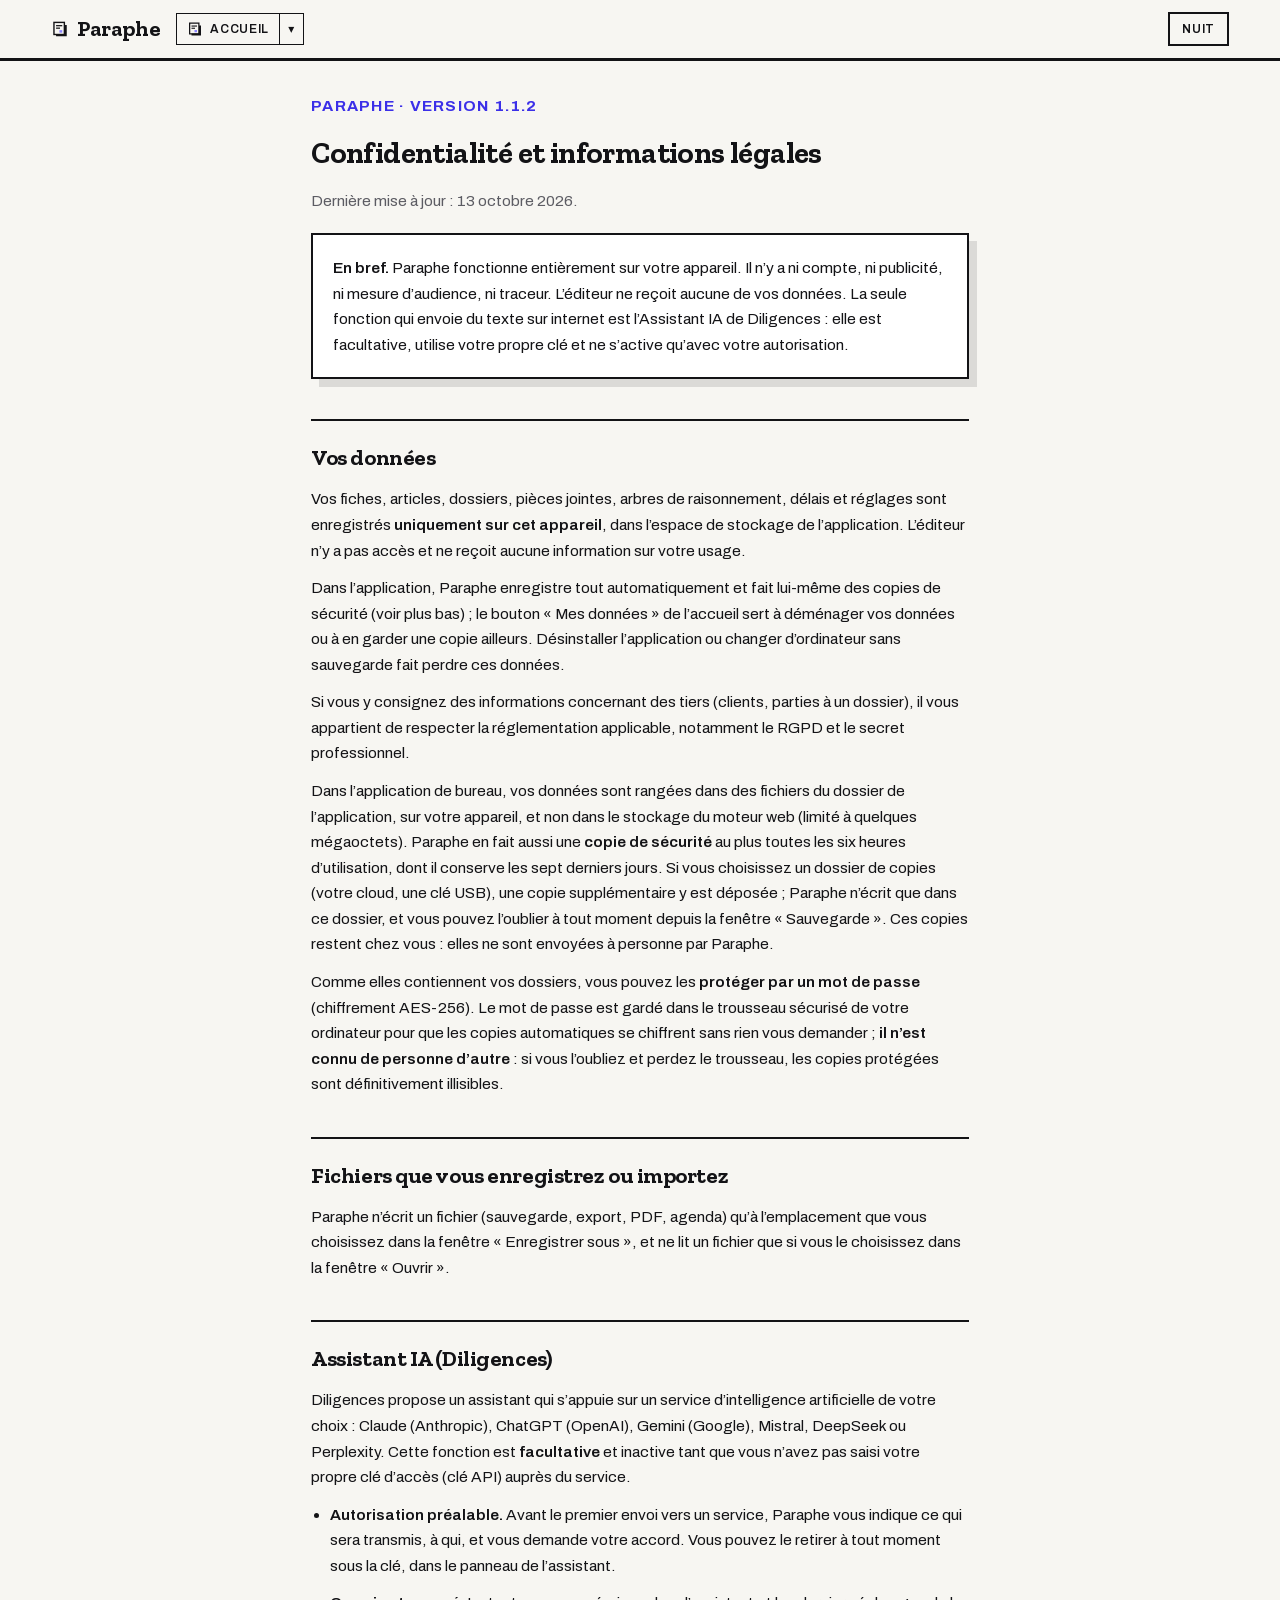
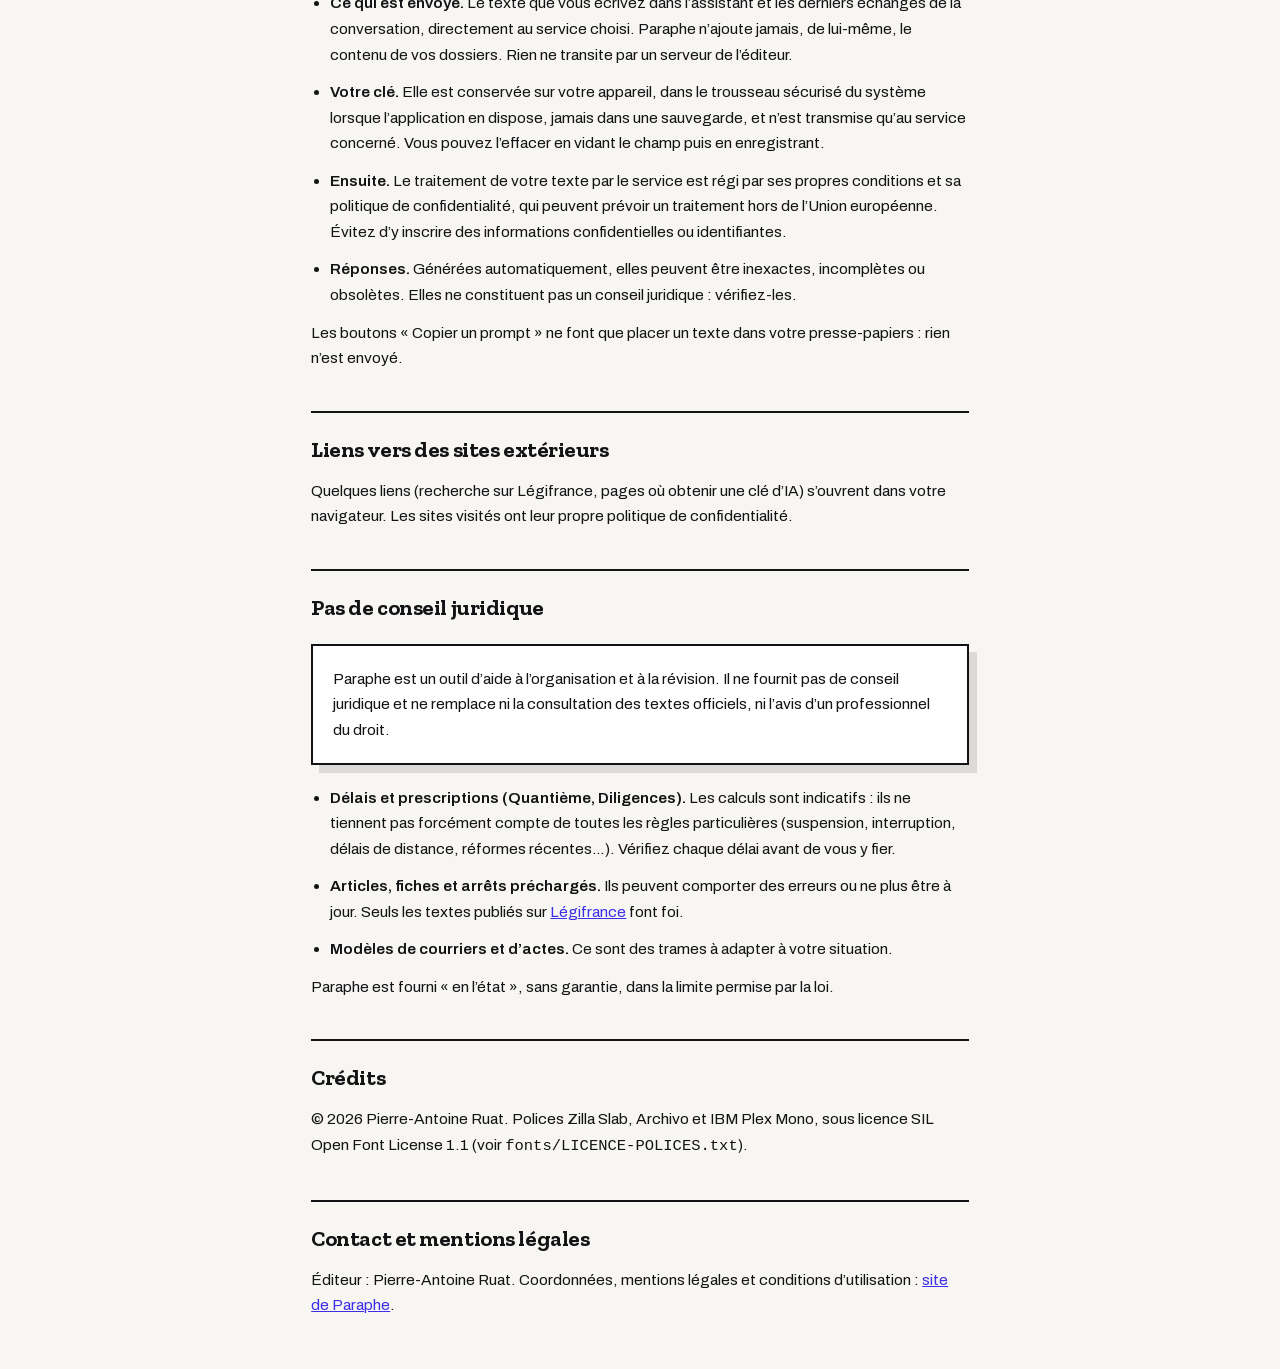
<file: confidentialite.html>
<!doctype html>
<html lang="fr">
<head>
<meta charset="UTF-8"><script src="donnees.js"></script>
<title>Confidentialité et informations légales — Paraphe</title>
<meta name="viewport" content="width=device-width, initial-scale=1">
<script src="taille.js"></script><script src="navigation.js" defer></script>
<link rel="stylesheet" href="fonts/fonts.css">
<link rel="icon" type="image/svg+xml" href="icons/favicon.svg">
<link rel="stylesheet" href="style.css">
<style>
  .legal{max-width:760px}
  .legal h2{font-size:calc(22px * var(--ech));margin:var(--e8) 0 var(--e3);padding-top:var(--e5);border-top:2px solid var(--encre)}
  .legal p,.legal li{font-size:calc(15.5px * var(--ech));line-height:1.65;margin:0 0 var(--e3)}
  .legal ul{padding-left:1.2em;margin:0 0 var(--e3)}
  .legal .encadre{border:2px solid var(--encre);box-shadow:var(--ombre);background:var(--carte);padding:var(--e5);margin:var(--e5) 0}
  .legal .encadre p:last-child{margin-bottom:0}
  .legal a{color:rgb(var(--acc))}
</style>
</head>
<body>
<script src="theme.js"></script>
<header class="topnav">
  <div class="topnav-g">
    <a class="brand" href="Hub.html"><span class="brand-mark" aria-hidden="true"><svg width="18" height="18" viewBox="0 0 32 32"><rect x="5.25" y="4.25" width="18.5" height="21.5" fill="none" stroke="currentColor" stroke-width="2.5"/><path d="M24 9h4v20H9v-4h15z" fill="currentColor"/><rect x="9" y="9" width="11" height="2.2" fill="currentColor"/><rect x="9" y="13.4" width="7" height="2.2" fill="currentColor"/><rect x="15" y="18" width="5" height="4.5" fill="#8C84FF"/></svg></span>Paraphe</a>
    <span data-paraphe-nav></span>
  </div>
  <nav>
    <button id="theme-toggle" aria-pressed="false">Nuit</button>
  </nav>
</header>
<main class="legal">
  <p class="eyebrow">Paraphe · version 1.1.2</p>
  <h1>Confidentialité et informations légales</h1>
  <p class="muted">Dernière mise à jour : 13 octobre 2026.</p>

  <div class="encadre">
    <p><strong>En bref.</strong> Paraphe fonctionne entièrement sur votre appareil. Il n’y a ni compte, ni publicité, ni mesure d’audience, ni traceur. L’éditeur ne reçoit aucune de vos données. La seule fonction qui envoie du texte sur internet est l’Assistant IA de Diligences : elle est facultative, utilise votre propre clé et ne s’active qu’avec votre autorisation.</p>
  </div>

  <h2 id="donnees">Vos données</h2>
  <p>Vos fiches, articles, dossiers, pièces jointes, arbres de raisonnement, délais et réglages sont enregistrés <strong>uniquement sur cet appareil</strong>, dans l’espace de stockage de l’application. L’éditeur n’y a pas accès et ne reçoit aucune information sur votre usage.</p>
  <p>Dans l’application, Paraphe enregistre tout automatiquement et fait lui-même des copies de sécurité (voir plus bas) ; le bouton « Mes données » de l’accueil sert à déménager vos données ou à en garder une copie ailleurs. Désinstaller l’application ou changer d’ordinateur sans sauvegarde fait perdre ces données.</p>
  <p>Si vous y consignez des informations concernant des tiers (clients, parties à un dossier), il vous appartient de respecter la réglementation applicable, notamment le RGPD et le secret professionnel.</p>

  <p>Dans l’application de bureau, vos données sont rangées dans des fichiers du dossier de l’application, sur votre appareil, et non dans le stockage du moteur web (limité à quelques mégaoctets). Paraphe en fait aussi une <strong>copie de sécurité</strong> au plus toutes les six heures d’utilisation, dont il conserve les sept derniers jours. Si vous choisissez un dossier de copies (votre cloud, une clé USB), une copie supplémentaire y est déposée ; Paraphe n’écrit que dans ce dossier, et vous pouvez l’oublier à tout moment depuis la fenêtre « Sauvegarde ». Ces copies restent chez vous : elles ne sont envoyées à personne par Paraphe.</p>
  <p>Comme elles contiennent vos dossiers, vous pouvez les <strong>protéger par un mot de passe</strong> (chiffrement AES-256). Le mot de passe est gardé dans le trousseau sécurisé de votre ordinateur pour que les copies automatiques se chiffrent sans rien vous demander ; <strong>il n’est connu de personne d’autre</strong> : si vous l’oubliez et perdez le trousseau, les copies protégées sont définitivement illisibles.</p>

  <h2 id="fichiers">Fichiers que vous enregistrez ou importez</h2>
  <p>Paraphe n’écrit un fichier (sauvegarde, export, PDF, agenda) qu’à l’emplacement que vous choisissez dans la fenêtre « Enregistrer sous », et ne lit un fichier que si vous le choisissez dans la fenêtre « Ouvrir ».</p>

  <h2 id="ia">Assistant IA (Diligences)</h2>
  <p>Diligences propose un assistant qui s’appuie sur un service d’intelligence artificielle de votre choix : Claude (Anthropic), ChatGPT (OpenAI), Gemini (Google), Mistral, DeepSeek ou Perplexity. Cette fonction est <strong>facultative</strong> et inactive tant que vous n’avez pas saisi votre propre clé d’accès (clé API) auprès du service.</p>
  <ul>
    <li><strong>Autorisation préalable.</strong> Avant le premier envoi vers un service, Paraphe vous indique ce qui sera transmis, à qui, et vous demande votre accord. Vous pouvez le retirer à tout moment sous la clé, dans le panneau de l’assistant.</li>
    <li><strong>Ce qui est envoyé.</strong> Le texte que vous écrivez dans l’assistant et les derniers échanges de la conversation, directement au service choisi. Paraphe n’ajoute jamais, de lui-même, le contenu de vos dossiers. Rien ne transite par un serveur de l’éditeur.</li>
    <li><strong>Votre clé.</strong> Elle est conservée sur votre appareil, dans le trousseau sécurisé du système lorsque l’application en dispose, jamais dans une sauvegarde, et n’est transmise qu’au service concerné. Vous pouvez l’effacer en vidant le champ puis en enregistrant.</li>
    <li><strong>Ensuite.</strong> Le traitement de votre texte par le service est régi par ses propres conditions et sa politique de confidentialité, qui peuvent prévoir un traitement hors de l’Union européenne. Évitez d’y inscrire des informations confidentielles ou identifiantes.</li>
    <li><strong>Réponses.</strong> Générées automatiquement, elles peuvent être inexactes, incomplètes ou obsolètes. Elles ne constituent pas un conseil juridique : vérifiez-les.</li>
  </ul>
  <p>Les boutons « Copier un prompt » ne font que placer un texte dans votre presse-papiers : rien n’est envoyé.</p>

  <div id="info-maj" hidden>
    <h2 id="maj">Recherche de mise à jour</h2>
    <p>Cette version de Paraphe, téléchargée depuis le site de Paraphe, consulte une fois par jour un petit fichier public de ce site pour savoir si une version plus récente existe, et vous le signale. Aucune donnée vous concernant n’est envoyée (le site voit seulement, comme pour toute page web, l’adresse internet de votre connexion), rien n’est téléchargé ni installé sans que vous le fassiez vous-même. Vous pouvez aussi lancer la recherche à la main depuis le menu Aide.</p>
  </div>

  <h2 id="liens">Liens vers des sites extérieurs</h2>
  <p>Quelques liens (recherche sur Légifrance, pages où obtenir une clé d’IA) s’ouvrent dans votre navigateur. Les sites visités ont leur propre politique de confidentialité.</p>

  <h2 id="avertissement">Pas de conseil juridique</h2>
  <div class="encadre">
    <p>Paraphe est un outil d’aide à l’organisation et à la révision. Il ne fournit pas de conseil juridique et ne remplace ni la consultation des textes officiels, ni l’avis d’un professionnel du droit.</p>
  </div>
  <ul>
    <li><strong>Délais et prescriptions (Quantième, Diligences).</strong> Les calculs sont indicatifs : ils ne tiennent pas forcément compte de toutes les règles particulières (suspension, interruption, délais de distance, réformes récentes…). Vérifiez chaque délai avant de vous y fier.</li>
    <li><strong>Articles, fiches et arrêts préchargés.</strong> Ils peuvent comporter des erreurs ou ne plus être à jour. Seuls les textes publiés sur <a href="https://www.legifrance.gouv.fr">Légifrance</a> font foi.</li>
    <li><strong>Modèles de courriers et d’actes.</strong> Ce sont des trames à adapter à votre situation.</li>
  </ul>
  <p>Paraphe est fourni « en l’état », sans garantie, dans la limite permise par la loi.</p>

  <h2 id="credits">Crédits</h2>
  <p>© 2026 Pierre-Antoine Ruat. Polices Zilla Slab, Archivo et IBM Plex Mono, sous licence SIL Open Font License 1.1 (voir <code>fonts/LICENCE-POLICES.txt</code>).</p>

  <h2 id="contact">Contact et mentions légales</h2>
  <p>Éditeur : Pierre-Antoine Ruat. Coordonnées, mentions légales et conditions d’utilisation : <a href="https://parpar30.github.io/Paraphe-Site/mentions-legales.html">site de Paraphe</a>.</p>
</main>
<script>if (window.__TAURI_INTERNALS__) window.__TAURI_INTERNALS__.invoke('maj_active').then(function (a) { if (a) document.getElementById('info-maj').hidden = false; }).catch(function () {});</script>
</body>
</html>
</file>
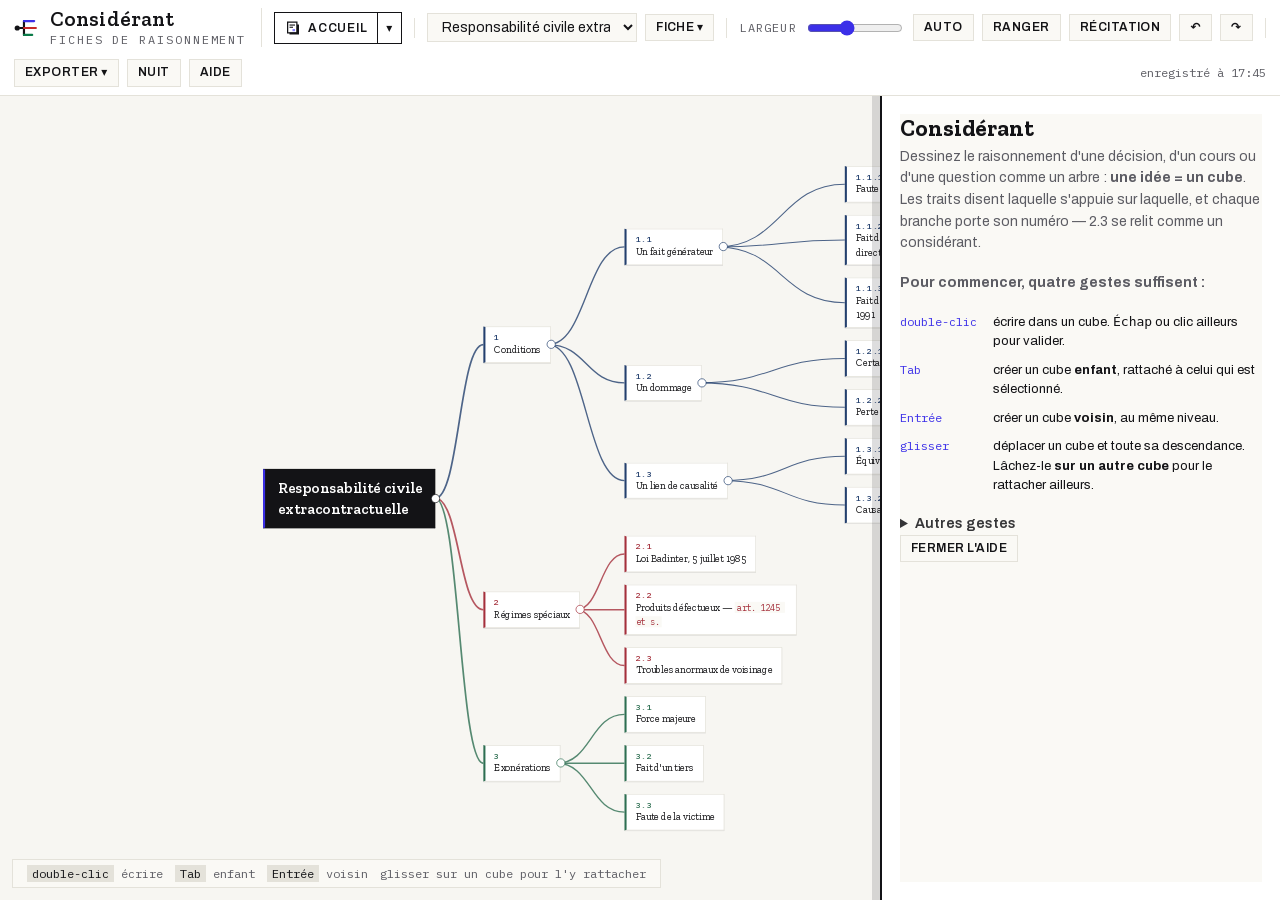
<file: considerant.html>
<!doctype html>
<html lang="fr">
<meta charset="utf-8"><script src="donnees.js"></script>
<meta name="viewport" content="width=device-width, initial-scale=1">
<title>Considérant — Paraphe</title>
<link rel="icon" type="image/svg+xml" href="data:image/svg+xml,%3Csvg%20xmlns%3D%22http%3A%2F%2Fwww.w3.org%2F2000%2Fsvg%22%20viewBox%3D%220%200%2024%2024%22%3E%3Ccircle%20cx%3D%223%22%20cy%3D%2212%22%20r%3D%222.4%22%20fill%3D%22%233B2FE8%22%2F%3E%3Cg%20stroke%3D%22%233B2FE8%22%20stroke-width%3D%222%22%20stroke-linecap%3D%22round%22%20fill%3D%22none%22%3E%3Cpath%20d%3D%22M5.6%2012h3.6%22%2F%3E%3Cpath%20d%3D%22M9.2%205.6v12.8%22%2F%3E%3Cpath%20d%3D%22M9.2%205.6h9.4%22%2F%3E%3Cpath%20d%3D%22M9.2%2012h11%22%2F%3E%3Cpath%20d%3D%22M9.2%2018.4h7.6%22%2F%3E%3C%2Fg%3E%3C%2Fsvg%3E">
<script src="taille.js"></script><script src="clavier.js" defer></script><script src="navigation.js" defer></script>
<link rel="stylesheet" href="fonts/fonts.css">
<script src="pwa.js" defer></script>
<link rel="manifest" href="manifest.json">

<style>
:root{
  --ech:1;   /* taille du texte commune (taille.js) */
  --fond:#F7F6F2; --papier:#FFFFFF; --papier-2:#FAF9F5; --papier-3:#E4E2DA;
  --encre:#131316; --encre-2:#5C5C63;
  --accent:#3B2FE8; --marge:#C62828;
  --ombre:rgba(19,19,22,.14);
  --titre:"Zilla Slab",Georgia,"Times New Roman",serif;
  --serif:"Zilla Slab",Georgia,serif;
  --sans:"Archivo",system-ui,sans-serif;
  --mono:"IBM Plex Mono",ui-monospace,monospace;
}
:root[data-nuit="1"]{
  --fond:#131316; --papier:#1C1C20; --papier-2:#17171B; --papier-3:#2C2C31;
  --encre:#F4F3EE; --encre-2:#B4B4AE;
  --accent:#9B90F7; --marge:#D97567;
  --ombre:rgba(0,0,0,.5);
}
*{box-sizing:border-box}
html,body{height:100%;height:100dvh;margin:0;overflow:hidden}
body{background:var(--fond);color:var(--encre);font-family:var(--sans);font-size:calc(14px * var(--ech));display:flex;flex-direction:column}
button,select{font-family:inherit;font-size:inherit;color:inherit}
:is(button,select):focus-visible{outline:2px solid var(--accent);outline-offset:2px}

header{display:flex;align-items:center;gap:12px;flex-wrap:wrap;padding:8px 14px;background:var(--papier);border-bottom:1px solid var(--papier-3);z-index:30}
.marque{display:flex;align-items:center;gap:10px;padding-right:15px;border-right:1px solid var(--papier-3)}
.marque svg{flex:none;display:block}
.mots b{display:block;font-family:var(--titre);font-weight:600;font-size:calc(21px * var(--ech));line-height:1;letter-spacing:.005em}
.mots span{display:block;font-family:var(--mono);font-size:calc(12px * var(--ech));letter-spacing:.16em;text-transform:uppercase;color:var(--encre-2);margin-top:3px}
.carte h2{font-family:var(--titre)}
.groupe{display:flex;align-items:center;gap:8px;flex-wrap:wrap}
.sep{width:1px;height:20px;background:var(--papier-3)}
button.b,select.b,a.b{background:var(--papier-2);border:1px solid var(--papier-3);border-radius:0;padding:5px 10px;cursor:pointer;line-height:1.3}
button.b,a.b{font-weight:600;font-size:calc(12px * var(--ech));letter-spacing:.04em;text-transform:uppercase}
a.b{display:inline-flex;align-items:center;text-decoration:none;color:inherit}
button.b:hover,select.b:hover,a.b:hover{border-color:var(--encre-2)}
button.b[aria-pressed="true"]{background:var(--accent);border-color:var(--accent);color:#fff}
:root[data-nuit="1"] .b[aria-pressed="true"]{color:#131316}   /* accent clair en nuit : texte d'encre */
select.b{max-width:210px}
#etatSauve{margin-left:auto;font-family:var(--mono);font-size:calc(12px * var(--ech));color:var(--encre-2)}

#toile{flex:1;position:relative;overflow:hidden;cursor:grab;touch-action:none;background:var(--fond)}
#toile.tire{cursor:grabbing}
#plan{position:absolute;left:0;top:0;transform-origin:0 0}
#liens{position:absolute;left:-12000px;top:-12000px;width:24000px;height:24000px;pointer-events:none;overflow:visible}

.cube{
  /* width:max-content : le plan fait 0 px de large, sans cela le navigateur
     réduisait chaque cube à son mot le plus long (un mot par ligne) */
  position:absolute;width:max-content;max-width:250px;min-width:52px;padding:8px 13px;
  background:var(--papier);border:1px solid var(--papier-3);border-left:3px solid var(--teinte);
  border-radius:0;box-shadow:0 1px 0 var(--ombre);
  font-family:var(--serif);font-size:calc(14.5px * var(--ech));line-height:1.42;
  cursor:grab;user-select:none;white-space:pre-wrap;overflow-wrap:break-word;
  transition:box-shadow .12s,border-color .12s;
}
.cube:hover{box-shadow:0 3px 0 var(--ombre)}
.cube.tronc{font-family:var(--titre);font-size:calc(22px * var(--ech));font-weight:600;background:var(--encre);color:var(--papier);border-color:var(--encre);border-left-color:var(--accent);padding:11px 18px}
.cube.sel{border-color:var(--teinte);box-shadow:0 0 0 2px var(--teinte),0 3px 0 var(--ombre)}
.cube.cible{border-color:var(--accent);box-shadow:0 0 0 3px var(--accent)}
.cube.porte{opacity:.7;cursor:grabbing}
.cube.redige{cursor:text;user-select:text;white-space:pre-wrap;box-shadow:0 0 0 2px var(--accent)}
.ref{
  display:block;font-family:var(--mono);font-size:calc(12px * var(--ech));line-height:13px;
  letter-spacing:.1em;color:var(--teinte);margin-bottom:1px;font-weight:500;
}
.cube code{font-family:var(--mono);font-size:.85em;color:var(--teinte);background:var(--papier-2);padding:0 3px;border-radius:0}
.cube.tronc code{color:var(--papier);background:#ffffff22}
.cube b{font-weight:600}
.cube.muet{color:transparent}
.cube.muet code,.cube.muet b{color:transparent;background:transparent}
.cube.muet::after{content:'· · · ·';position:absolute;inset:0;display:flex;align-items:center;justify-content:center;color:var(--encre-2);font-family:var(--mono);font-size:calc(12px * var(--ech));letter-spacing:2px}

.poignee{
  position:absolute;right:-2px;bottom:-2px;width:16px;height:16px;cursor:nwse-resize;
  opacity:0;transition:opacity .12s;z-index:3;touch-action:none;
}
.poignee::after{
  content:'';position:absolute;right:3px;bottom:3px;width:8px;height:8px;
  border-right:2px solid var(--teinte);border-bottom:2px solid var(--teinte);border-radius:0;
}
.cube:hover .poignee{opacity:.45}
.cube.sel .poignee{opacity:1}
/* doigt plus large que le curseur : cible tactile agrandie, glyphe inchangé */
@media (pointer:coarse){
  .poignee{width:34px;height:34px;right:-10px;bottom:-10px;opacity:.4}
  .poignee::after{right:11px;bottom:11px}
  .cube.sel .poignee{opacity:1}
}
.cube.redige .poignee,.cube.muet .poignee{display:none}
#largeur{width:96px;accent-color:var(--accent);cursor:pointer}
.etiquette{font-family:var(--mono);font-size:calc(12px * var(--ech));letter-spacing:.1em;text-transform:uppercase;color:var(--encre-2)}
.badge{
  position:absolute;right:-13px;top:50%;transform:translateY(-50%);
  width:22px;height:22px;border-radius:50%;border:1.6px solid var(--teinte);
  background:var(--teinte);color:var(--papier);
  font-family:var(--mono);font-size:calc(12px * var(--ech));display:flex;align-items:center;justify-content:center;
  cursor:pointer;z-index:2
}
.badge.ouvert{background:var(--papier);color:var(--teinte);width:13px;height:13px;right:-8px;font-size:0}

#reglette{
  position:absolute;display:none;gap:3px;padding:4px;z-index:25;
  background:var(--papier-2);border:1px solid var(--papier-3);border-radius:0;
  box-shadow:0 4px 0 var(--ombre)
}
#reglette.on{display:flex}
#reglette button{
  border:0;background:transparent;border-radius:0;padding:4px 8px;cursor:pointer;
  font-size:calc(12px * var(--ech));font-family:var(--sans);color:var(--encre);white-space:nowrap
}
#reglette button:hover{background:var(--papier-3)}
#reglette button.danger:hover{background:var(--marge);color:#fff}
button.b.danger{color:var(--marge)}
button.b.danger:hover{background:var(--marge);border-color:var(--marge);color:#fff}
#reglette .pastilles{display:flex;gap:3px;align-items:center;padding:0 4px;border-left:1px solid var(--papier-3);margin-left:2px}
#reglette .pastilles i{width:13px;height:13px;border-radius:50%;cursor:pointer;display:block}

.hud{position:absolute;display:flex;gap:6px;align-items:center;font-family:var(--mono);font-size:calc(12px * var(--ech));color:var(--encre-2);z-index:20}
#zoom{right:12px;bottom:12px}
#zoom button{width:28px;height:28px;border-radius:0;border:1px solid var(--papier-3);background:var(--papier-2);cursor:pointer}
#astuces{left:12px;bottom:12px;background:var(--papier-2);border:1px solid var(--papier-3);border-radius:0;padding:6px 14px;gap:12px}
#astuces kbd{font-family:var(--mono);background:var(--papier-3);padding:1px 5px;border-radius:0;color:var(--encre)}
#compteur{left:12px;top:12px;background:var(--papier-2);border:1px solid var(--papier-3);border-radius:0;padding:6px 14px;display:none}
#compteur.on{display:flex}
#compteur b{color:var(--accent);font-weight:500}
#message{position:absolute;left:50%;top:14px;transform:translateX(-50%);background:var(--encre);color:var(--papier);padding:6px 14px;border-radius:0;font-size:calc(12px * var(--ech));opacity:0;pointer-events:none;transition:opacity .25s;z-index:40}
#message.on{opacity:1}

#aide{position:absolute;top:0;right:0;bottom:0;width:min(400px,100%);z-index:50;background:var(--papier);border-left:2px solid var(--encre);box-shadow:-8px 0 0 var(--ombre);display:none;overflow:auto;padding:18px}
#aide .carte{max-width:none;width:100%;box-shadow:none;border:0;padding:0;margin:0}
.menu-b{position:relative}
.menu-liste{position:absolute;top:calc(100% + 4px);left:0;z-index:60;min-width:220px;display:flex;flex-direction:column;gap:0;background:var(--papier);border:2px solid var(--encre);box-shadow:6px 6px 0 var(--ombre);padding:4px 0}
.menu-liste[hidden]{display:none}
.menu-liste button.b{border:0;background:none;text-align:left;padding:9px 14px;width:100%}
.menu-liste button.b:hover,.menu-liste button.b:focus-visible{background:var(--papier-2);outline:none}
#aide.on{display:flex}
/* fenêtre « prompt IA » (construite par commun.js) */
dialog.fenetre-ia{border:3px solid var(--encre);background:var(--papier);color:var(--encre);border-radius:0;padding:24px;width:min(640px,calc(100vw - 32px));max-height:calc(100vh - 32px);overflow:auto;box-shadow:12px 12px 0 var(--accent);font-family:var(--sans)}
dialog.fenetre-ia::backdrop{background:rgba(19,19,22,.5)}
.fenetre-ia h3{margin:0 0 8px;font-family:var(--titre);font-size:calc(22px * var(--ech))}
.fenetre-ia .ia-etat{margin:0 0 12px;font-size:calc(14px * var(--ech));font-weight:600}
.fenetre-ia .ia-etat.erreur{color:var(--marge)}
.fenetre-ia .ia-etapes{margin:0;padding-left:1.4em;font-size:calc(14px * var(--ech));line-height:1.55}
.fenetre-ia label{display:block;margin:16px 0 4px;font-size:calc(12px * var(--ech));font-weight:600;letter-spacing:.06em;text-transform:uppercase;color:var(--encre-2)}
.fenetre-ia textarea{width:100%;box-sizing:border-box;padding:8px 12px;border:2px solid var(--encre);border-radius:0;background:transparent;color:var(--encre);font-family:var(--mono);font-size:calc(13px * var(--ech));resize:vertical}
.fenetre-ia .muted{color:var(--encre-2)}
.fenetre-ia .ia-note{margin:8px 0 0;font-size:calc(13px * var(--ech))}
.fenetre-ia .ia-voir{margin-top:16px}
.fenetre-ia .ia-voir summary{cursor:pointer;font-weight:600;font-size:calc(13.5px * var(--ech));color:var(--encre-2)}
.fenetre-ia .ia-voir textarea{margin-top:8px;color:var(--encre-2)}
.fenetre-ia button{margin-top:8px;background:var(--papier-2);color:var(--encre);border:2px solid var(--encre);border-radius:0;padding:8px 14px;cursor:pointer;font-family:var(--sans);font-weight:600;font-size:calc(12px * var(--ech));letter-spacing:.04em;text-transform:uppercase}
.fenetre-ia button:hover{background:var(--encre);color:var(--fond)}
.fenetre-ia button.primary{background:var(--encre);color:var(--fond)}
.fenetre-ia button.primary:hover{background:var(--accent);border-color:var(--accent);color:#fff}
:root[data-nuit="1"] .fenetre-ia button.primary:hover{color:#131316}
.fenetre-ia .ia-actions{display:flex;flex-wrap:wrap;gap:8px;margin-top:16px}
.fenetre-ia .ia-actions button{margin-top:0}
.fenetre-ia .ia-actions [data-ia="fermer"]{margin-left:auto}
.carte{background:var(--papier-2);border:1px solid var(--papier-3);border-radius:0;padding:26px 30px;max-width:560px;box-shadow:0 10px 0 var(--ombre)}
.carte h2{font-family:var(--serif);font-size:calc(23px * var(--ech));margin:0 0 4px}
.carte p.sous{margin:0 0 18px;color:var(--encre-2);line-height:1.55}
.carte dl{display:grid;grid-template-columns:auto 1fr;gap:9px 16px;margin:0 0 20px;align-items:baseline}
.carte dt{font-family:var(--mono);font-size:calc(12px * var(--ech));color:var(--accent);white-space:nowrap}
.carte dd{margin:0;font-size:calc(13px * var(--ech));line-height:1.5}
#impression{display:none}
@media print{
  @page{size:A4 landscape;margin:9mm}
  html,body{height:auto;overflow:visible;background:#fff}
  body>*{display:none!important}
  #impression{display:block!important}
  #impression img{width:100%;height:auto}
}
@media (prefers-reduced-motion:reduce){*{transition:none!important}}
@media (max-width:600px){
  header{
    padding:8px 10px;gap:8px;
    flex-wrap:nowrap;overflow-x:auto;-webkit-overflow-scrolling:touch;
    scrollbar-width:none;
  }
  header::-webkit-scrollbar{display:none}
  .groupe{flex-wrap:nowrap;flex:none}
  .sep{display:none}
  .marque{padding-right:8px;flex:none}
  .mots span{display:none}
  #largeur{width:64px}
  #etatSauve{display:none}
  #astuces{display:none}
  #toile{min-height:0}
}
#aide .aide-plus{margin:14px 0 4px}
#aide .aide-plus>summary{cursor:pointer;font-weight:600;opacity:.85}
#aide .aide-plus>summary:hover{opacity:1}
</style>

<header>
  <div class="marque">
    <svg width="26" height="26" viewBox="0 0 24 24" aria-label="Considérant" role="img">
      <circle cx="3" cy="12" r="2.4" fill="currentColor"/>
      <g fill="none" stroke-width="2" stroke-linecap="round">
        <path d="M5.6 12h3.6" stroke="currentColor"/>
        <path d="M9.2 5.6v12.8" stroke="currentColor"/>
        <path d="M9.2 5.6h9.4" stroke="#3B2FE8"/>
        <path d="M9.2 12h11" stroke="#C62828"/>
        <path d="M9.2 18.4h7.6" stroke="#0A7B48"/>
      </g>
    </svg>
    <div class="mots"><b>Considérant</b><span>fiches de raisonnement</span></div>
  </div>
  <span data-paraphe-nav></span>
  <div class="sep"></div>
  <div class="groupe">
    <select class="b" id="fiches" title="Vos fiches" aria-label="Fiche affichée"></select>
    <div class="menu-b">
      <button class="b" type="button" aria-haspopup="menu" aria-expanded="false">Fiche ▾</button>
      <div class="menu-liste" role="menu" hidden>
        <button class="b" id="nouvelle" role="menuitem">Nouvelle fiche</button>
        <button class="b" id="renommer" role="menuitem" title="Renommer la fiche affichée">Renommer</button>
        <button class="b" id="dupliquer" role="menuitem" title="Dupliquer la fiche affichée">Dupliquer</button>
        <button class="b danger" id="supprimerFiche" role="menuitem" title="Supprimer la fiche affichée">Supprimer</button>
      </div>
    </div>
  </div>
  <div class="sep"></div>
  <div class="groupe">
    <span class="etiquette">largeur</span>
    <input type="range" id="largeur" min="120" max="440" step="10" value="250" title="Largeur de tous les cubes non étirés à la main">
    <button class="b" id="largeurAuto" title="Revenir à la largeur automatique">auto</button>
    <button class="b" id="ranger" title="Remettre l'arbre d'équerre">Ranger</button>
    <button class="b" id="recitation" aria-pressed="false" title="Masquer les branches et les réciter">Récitation</button>
    <button class="b" id="annuler" title="Annuler — Ctrl+Z">↶</button>
    <button class="b" id="refaire" title="Rétablir — Ctrl+Maj+Z">↷</button>
  </div>
  <div class="sep"></div>
  <div class="groupe">
    <div class="menu-b">
      <button class="b" type="button" aria-haspopup="menu" aria-expanded="false">Exporter ▾</button>
      <div class="menu-liste" role="menu" hidden>
        <button class="b" id="expimg" role="menuitem">Image (PNG)</button>
        <button class="b" id="imprimer" role="menuitem">Imprimer</button>
        <button class="b" id="expmd" role="menuitem">Markdown</button>
        <button class="b" id="sauvegarde" role="menuitem">Sauvegarde (fichier)</button>
        <button class="b" id="importer" role="menuitem">Importer une sauvegarde</button>
        <button class="b" id="promptIA" role="menuitem" title="Copier un prompt qui fait convertir votre document (PDF, Word, texte…) en fiche par une IA">Depuis un document (prompt IA)</button>
      </div>
    </div>
    <button class="b" id="nuit" aria-pressed="false">Nuit</button>
    <button class="b" id="btnAide">Aide</button>
  </div>
  <span id="etatSauve"></span>
</header>

<div id="toile">
  <div id="plan">
    <svg id="liens" viewBox="-12000 -12000 24000 24000" xmlns="http://www.w3.org/2000/svg"></svg>
  </div>

  <div id="reglette">
    <button data-a="enfant" title="Tab">+ enfant</button>
    <button data-a="voisin" title="Entrée">+ voisin</button>
    <button data-a="ecrire" title="Double-clic ou F2">Écrire</button>
    <button data-a="plier">Replier</button>
    <button data-a="uniformiser" title="Donner ce format à tous les cubes">Ce format partout</button>
    <button class="danger" data-a="supprimer" title="Suppr">Supprimer</button>
    <span class="pastilles" id="pastilles"></span>
  </div>

  <div class="hud" id="compteur"><span>Récitation</span>&nbsp;<b id="score">0 / 0</b></div>
  <div class="hud" id="astuces">
    <span><kbd>double-clic</kbd> écrire</span>
    <span><kbd>Tab</kbd> enfant</span>
    <span><kbd>Entrée</kbd> voisin</span>
    <span>glisser sur un cube pour l'y rattacher</span>
  </div>
  <div class="hud" id="zoom">
    <button id="zmoins">−</button><button id="zplus">+</button><button id="zrecentrer" title="Tout voir — 0">◎</button>
  </div>
  <div id="message"></div>

  <div id="aide">
    <div class="carte">
      <h2>Considérant</h2>
      <p class="sous">Dessinez le raisonnement d'une décision, d'un cours ou d'une question comme un arbre :
        <b>une idée = un cube</b>. Les traits disent laquelle s'appuie sur laquelle, et chaque branche porte son
        numéro — 2.3 se relit comme un considérant.</p>
      <p class="sous"><b>Pour commencer, quatre gestes suffisent :</b></p>
      <dl>
        <dt>double-clic</dt><dd>écrire dans un cube. <kbd>Échap</kbd> ou clic ailleurs pour valider.</dd>
        <dt>Tab</dt><dd>créer un cube <b>enfant</b>, rattaché à celui qui est sélectionné.</dd>
        <dt>Entrée</dt><dd>créer un cube <b>voisin</b>, au même niveau.</dd>
        <dt>glisser</dt><dd>déplacer un cube et toute sa descendance. Lâchez-le <b>sur un autre cube</b> pour le rattacher ailleurs.</dd>
      </dl>
      <details class="aide-plus"><summary>Autres gestes</summary>
      <dl>
        <dt>Alt + glisser</dt><dd>déplacer le cube seul, en laissant ses enfants où ils sont.</dd>
        <dt>coin bas-droit</dt><dd>étirer un cube. Double-clic sur la poignée pour revenir au format automatique.</dd>
        <dt>largeur</dt><dd>le curseur en haut règle d'un coup tous les cubes que vous n'avez pas étirés à la main.</dd>
        <dt>Ranger</dt><dd>remet tout l'arbre d'équerre quand la toile part en vrille.</dd>
        <dt>Suppr</dt><dd>supprimer le cube et sa descendance. <kbd>Ctrl</kbd>+<kbd>Z</kbd> répare.</dd>
        <dt>flèches</dt><dd>passer d'un cube à l'autre sans la souris.</dd>
        <dt>`accents graves`</dt><dd>colorent une référence : <code>`art. 1240 C. civ.`</code></dd>
      </dl>
      </details>
      <button class="b" id="fermerAide">Fermer l'aide</button>
    </div>
  </div>
</div>

<input type="file" id="fichier" accept="application/json" hidden>
<div id="impression"><img alt=""></div>

<script src="commun.js"></script>
<script>
(() => {
"use strict";

/* ============================================================
   Palettes — les teintes des grandes collections juridiques
   ============================================================ */
const JOUR = ['#24406E','#A5303C','#2E6F52','#8A4B9E','#B5651D','#0F6E70','#8C2F5E','#4A6E9E'];
const NUIT = ['#7E9FD4','#E0787F','#6FBF8F','#C08BD6','#E0A05A','#4FBFC0','#E183B4','#9FB4E8'];
const cssVar = n => getComputedStyle(document.documentElement).getPropertyValue(n).trim();
const estNuit = () => document.documentElement.dataset.nuit === '1';
const palette = () => estNuit() ? NUIT : JOUR;

/* ============================================================
   Modèle
   ============================================================ */
let compteurId = 1;
const neuf = (t, x, y) => ({id:'c' + (compteurId++), t, x, y, plie:false, enfants:[]});

let fiches = [], iFiche = 0, sel = null, recitation = false;
let revelees = new Set(), vue = {x:0, y:0, k:1};
const racine = () => fiches[iFiche].racine;

function parcours(f, n = racine(), prof = 0, parent = null){
  f(n, prof, parent);
  for (const e of n.enfants) parcours(f, e, prof + 1, n);
}
// Index id → {nœud, parent, profondeur}, construit une fois par rendu : sans lui, chaque
// recherche reparcourait tout l'arbre (coût quadratique au rendu, à chaque mouvement de glisser).
let index = null;
function avecIndex(fn){
  if (index) return fn();
  index = new Map();
  parcours((n, prof, parent) => index.set(n.id, {n, parent, prof}));
  try { return fn(); } finally { index = null; }
}
function trouver(id){
  if (index) return index.get(id)?.n ?? null;
  let r = null; parcours(n => { if (n.id === id) r = n; }); return r;
}
function parentDe(id){
  if (index) return index.get(id)?.parent ?? null;
  let r = null; parcours((n, p, par) => { if (n.id === id) r = par; }); return r;
}
function profDe(id){
  if (index) return index.get(id)?.prof ?? 0;
  let r = 0; parcours((n, p) => { if (n.id === id) r = p; }); return r;
}
function lignee(n){ const s = new Set(); (function w(x){ s.add(x.id); x.enfants.forEach(w); })(n); return s; }
function visible(n){
  let p = parentDe(n.id);
  while (p){ if (p.plie) return false; p = parentDe(p.id); }
  return true;
}
function teinteDe(n){
  let x = n, chaine = [];
  while (x){ chaine.unshift(x); x = parentDe(x.id); }
  if (chaine.length < 2) return cssVar('--encre');
  const branche = chaine[1];
  if (branche.couleur != null) return palette()[branche.couleur % palette().length];
  const i = racine().enfants.findIndex(e => e.id === branche.id);
  return palette()[(i < 0 ? 0 : i) % palette().length];
}

/* ============================================================
   Rendu
   ============================================================ */
const toile = document.getElementById('toile');
const plan = document.getElementById('plan');
const liens = document.getElementById('liens');
const reglette = document.getElementById('reglette');
const cubes = new Map();
let refs = new Map();

// 1, 1.2, 1.2.3 — chaque branche garde une référence stable, comme les
// considérants numérotés d'une décision
function numeroter(){
  refs = new Map();
  (function w(n, prefixe){
    n.enfants.forEach((e, i) => {
      const r = prefixe ? prefixe + '.' + (i + 1) : String(i + 1);
      refs.set(e.id, r); w(e, r);
    });
  })(racine(), '');
}

function rendre(){ avecIndex(rendreIndexe); }
function rendreIndexe(){
  numeroter();
  for (const el of cubes.values()) el.remove();
  cubes.clear();
  const vus = [];
  parcours((n, prof) => { if (visible(n)) vus.push([n, prof]); });

  for (const [n, prof] of vus){
    const d = document.createElement('div');
    d.className = 'cube' + (prof === 0 ? ' tronc' : '') + (n.id === sel ? ' sel' : '');
    if (masque(n)) d.className += ' muet';
    d.style.setProperty('--teinte', teinteDe(n));
    d.style.left = n.x + 'px';
    d.style.top = n.y + 'px';
    dimensionner(d, n);
    d.dataset.id = n.id;
    d.innerHTML = (prof > 0 ? `<span class="ref">${refs.get(n.id) || ''}</span>` : '')
                + formater(n.t || 'Sans titre');
    if (n.enfants.length){
      const b = document.createElement('span');
      b.className = 'badge' + (n.plie ? '' : ' ouvert');
      b.textContent = n.plie ? compter(n) : '';
      b.title = n.plie ? 'Déplier' : 'Replier';
      b.addEventListener('pointerdown', e => e.stopPropagation());
      b.addEventListener('click', e => { e.stopPropagation(); basculer(n); });
      d.appendChild(b);
    }
    const poignee = document.createElement('span');
    poignee.className = 'poignee';
    poignee.title = 'Étirer — double-clic pour le format automatique';
    etirer(poignee, d, n);
    d.appendChild(poignee);
    ecouter(d, n);
    plan.appendChild(d);
    cubes.set(n.id, d);
  }
  for (const [n] of vus){
    const d = cubes.get(n.id);
    n.w = d.offsetWidth; n.h = d.offsetHeight;
  }
  tracerLiens(vus.map(v => v[0]));
  placerReglette();
  majScore();
}

const largeurCommune = () => fiches[iFiche].largeur;

function dimensionner(d, n){
  const l = n.l || largeurCommune();
  if (l){ d.style.width = l + 'px'; d.style.maxWidth = 'none'; }
  else { d.style.width = ''; d.style.maxWidth = ''; }
  d.style.minHeight = n.hMin ? n.hMin + 'px' : '';
}

// étirement d'un cube : largeur libre, hauteur minimale
function etirer(poignee, d, n){
  poignee.addEventListener('pointerdown', ev => {
    ev.stopPropagation(); ev.preventDefault();
    memoriser();
    poignee.setPointerCapture(ev.pointerId);
    reglette.classList.remove('on');
    const x0 = ev.clientX, y0 = ev.clientY, l0 = d.offsetWidth, h0 = d.offsetHeight;
    const suivre = e => {
      n.l = Math.round(Math.max(80, l0 + (e.clientX - x0) / vue.k));
      n.hMin = Math.round(Math.max(34, h0 + (e.clientY - y0) / vue.k));
      dimensionner(d, n);
      n.w = d.offsetWidth; n.h = d.offsetHeight;
      avecIndex(() => tracerLiens([...cubes.keys()].map(trouver)));
    };
    const fin = () => {
      poignee.removeEventListener('pointermove', suivre);
      rendre(); enregistrerBientot();
    };
    poignee.addEventListener('pointermove', suivre);
    poignee.addEventListener('pointerup', fin, {once:true});
    poignee.addEventListener('pointercancel', fin, {once:true});
  });
  poignee.addEventListener('dblclick', ev => {
    ev.stopPropagation();
    memoriser(); delete n.l; delete n.hMin;
    rendre(); enregistrerBientot();
    signaler('Format automatique rétabli');
  });
}

function tracerLiens(vus){ avecIndex(() => tracerLiensIndexe(vus)); }
function tracerLiensIndexe(vus){
  liens.textContent = '';
  const dedans = new Set(vus.map(n => n.id));
  parcours(n => {
    if (!dedans.has(n.id) || n.plie) return;
    for (const e of n.enfants){
      if (!dedans.has(e.id)) continue;
      const x1 = n.x + n.w, y1 = n.y + n.h / 2, x2 = e.x, y2 = e.y + e.h / 2;
      const dx = Math.max(24, Math.abs(x2 - x1) * .5);
      const p = document.createElementNS('http://www.w3.org/2000/svg', 'path');
      p.setAttribute('d', `M${x1},${y1}C${x1 + dx},${y1} ${x2 - dx},${y2} ${x2},${y2}`);
      p.setAttribute('fill', 'none');
      p.setAttribute('stroke', teinteDe(e));
      p.setAttribute('stroke-width', Math.max(1.2, 3 - profDe(e.id) * .5));
      p.setAttribute('stroke-linecap', 'round');
      p.setAttribute('opacity', masque(e) ? .3 : .8);
      liens.appendChild(p);
    }
  });
}

const echapper = s => s.replace(/[&<>]/g, c => ({'&':'&amp;','<':'&lt;','>':'&gt;'}[c]));
const formater = s => echapper(s)
  .replace(/`([^`]+)`/g, '<code>$1</code>')
  .replace(/\*\*([^*]+)\*\*/g, '<b>$1</b>');

const masque = n => recitation && n.id !== racine().id && !revelees.has(n.id);
function compter(n){ let c = 0; (function w(x){ for (const e of x.enfants){ c++; w(e); } })(n); return c; }

function appliquerVue(){
  plan.style.transform = `translate(${vue.x}px,${vue.y}px) scale(${vue.k})`;
  placerReglette();
}

/* ============================================================
   Sélection et réglette
   ============================================================ */
function selectionner(id){
  sel = id;
  for (const [k, el] of cubes) el.classList.toggle('sel', k === id);
  placerReglette();
}
function placerReglette(){
  const n = sel ? trouver(sel) : null;
  if (!n || !cubes.has(n.id) || redaction){ reglette.classList.remove('on'); return; }
  reglette.classList.add('on');
  const x = vue.x + n.x * vue.k, y = vue.y + n.y * vue.k;
  reglette.style.left = Math.max(6, x) + 'px';
  reglette.style.top = Math.max(6, y - reglette.offsetHeight - 9) + 'px';
  reglette.querySelector('[data-a="plier"]').textContent = n.plie ? 'Déplier' : 'Replier';
  reglette.querySelector('[data-a="plier"]').style.display = n.enfants.length ? '' : 'none';
  reglette.querySelector('[data-a="supprimer"]').style.display = n.id === racine().id ? 'none' : '';
  curseurLargeur.value = largeurCommune() || 250;
  const p = document.getElementById('pastilles');
  const brancheChoisie = profDe(n.id) >= 1;
  p.style.display = brancheChoisie ? '' : 'none';
  p.textContent = '';
  if (brancheChoisie) palette().forEach((coul, i) => {
    const b = document.createElement('i');
    b.style.background = coul; b.title = 'Teinte de la branche';
    b.addEventListener('click', () => { teinter(n, i); });
    p.appendChild(b);
  });
}
reglette.addEventListener('pointerdown', e => e.stopPropagation());
reglette.addEventListener('click', e => {
  const a = e.target.closest('button'); if (!a || !sel) return;
  const n = trouver(sel);
  ({ enfant: () => ajouter(n, 'enfant'),
     voisin: () => ajouter(n, 'voisin'),
     ecrire: () => rediger(n),
     plier:  () => basculer(n),
     uniformiser: () => {
       memoriser();
       const l = n.l || n.w, h = n.hMin || n.h;
       parcours(x => { if (x.id !== racine().id){ x.l = l; x.hMin = h; } });
       rendre(); enregistrerBientot();
       signaler('Tous les cubes ont pris ce format');
     },
     supprimer: () => supprimer(n) })[a.dataset.a]();
});

function teinter(n, i){
  memoriser();
  let x = n, chaine = [];
  while (x){ chaine.unshift(x); x = parentDe(x.id); }
  const branche = chaine[1]; if (!branche) return;
  branche.couleur = i;
  rendre(); enregistrerBientot();
}

/* ============================================================
   Écriture dans le cube
   ============================================================ */
let redaction = null;
function rediger(n, sansMemo){
  const d = cubes.get(n.id); if (!d) return;
  if (!sansMemo) memoriser();
  redaction = n.id;
  reglette.classList.remove('on');
  const badge = d.querySelector('.badge'); if (badge) badge.remove();
  d.classList.add('redige');
  d.contentEditable = 'true';
  d.textContent = n.t;
  d.focus();
  const r = document.createRange(); r.selectNodeContents(d);
  const s = getSelection(); s.removeAllRanges(); s.addRange(r);
  const finir = () => {
    d.contentEditable = 'false';
    d.classList.remove('redige');
    n.t = d.innerText.replace(/\n+$/, '').trim();
    redaction = null;
    rendre(); enregistrerBientot();
  };
  d.addEventListener('blur', finir, {once:true});
  d.addEventListener('keydown', ev => {
    ev.stopPropagation();
    if (ev.key === 'Escape' || (ev.key === 'Enter' && !ev.shiftKey)){ ev.preventDefault(); d.blur(); }
  });
}

/* ============================================================
   Création, suppression, pliage
   ============================================================ */
function libre(x, y, w, h, exclus = new Set()){
  let essais = 0;
  while (essais++ < 60){
    let heurt = false;
    parcours(n => {
      if (exclus.has(n.id) || !visible(n) || !n.w) return;
      if (x < n.x + n.w + 14 && x + w + 14 > n.x && y < n.y + n.h + 10 && y + h + 10 > n.y) heurt = true;
    });
    if (!heurt) return y;
    y += 44;
  }
  return y;
}

function ajouter(n, quoi){
  memoriser();
  const parent = quoi === 'enfant' ? n : (parentDe(n.id) || n);
  const larg = n.w || 140;
  let x, y;
  if (quoi === 'enfant'){ x = n.x + larg + 70; y = n.y; }
  else { x = n.x; y = n.y + (n.h || 40) + 16; }
  y = libre(x, y, 130, 38);
  const e = neuf('', x, y);
  if (quoi === 'voisin'){
    const i = parent.enfants.findIndex(c => c.id === n.id);
    parent.enfants.splice(i + 1, 0, e);
  } else { parent.plie = false; parent.enfants.push(e); }
  if (recitation) revelees.add(e.id);
  sel = e.id;
  rendre();
  rediger(e, true);
}

function supprimer(n){
  if (n.id === racine().id) return;
  memoriser();
  const p = parentDe(n.id);
  p.enfants = p.enfants.filter(e => e.id !== n.id);
  sel = p.id;
  rendre(); enregistrerBientot();
  signaler('Cube supprimé — Ctrl+Z pour le récupérer');
}

function basculer(n){
  memoriser();
  n.plie = !n.plie;
  rendre(); enregistrerBientot();
}

/* ============================================================
   Glisser : déplacer, rattacher
   ============================================================ */
function ecouter(d, n){
  d.addEventListener('dblclick', ev => { ev.stopPropagation(); rediger(n); });
  d.addEventListener('pointerdown', ev => {
    if (redaction) return;
    ev.stopPropagation();
    selectionner(n.id);
    if (recitation){
      if (masque(n)){ revelees.add(n.id); rendre(); return; }
      if (n.enfants.length && n.plie){ basculer(n); return; }
    }
    const seul = ev.altKey;
    const famille = seul ? new Set([n.id]) : lignee(n);
    const depart = {x: ev.clientX, y: ev.clientY};
    const positions = new Map();
    parcours(x => { if (famille.has(x.id)) positions.set(x.id, {x: x.x, y: x.y}); });
    let bouge = false, cible = null, memorise = false;
    d.setPointerCapture(ev.pointerId);

    const suivre = e => {
      const dx = (e.clientX - depart.x) / vue.k, dy = (e.clientY - depart.y) / vue.k;
      if (!bouge && Math.hypot(dx, dy) < 3) return;
      if (!memorise){ memoriser(); memorise = true; }
      bouge = true;
      d.classList.add('porte');
      for (const [id, p] of positions){
        const x = trouver(id); x.x = p.x + dx; x.y = p.y + dy;
        const el = cubes.get(id);
        if (el){ el.style.left = x.x + 'px'; el.style.top = x.y + 'px'; }
      }
      avecIndex(() => tracerLiens([...cubes.keys()].map(trouver)));
      const nouvelle = cibleSous(e.clientX, e.clientY, famille);
      if (nouvelle !== cible){
        if (cible) cubes.get(cible)?.classList.remove('cible');
        cible = nouvelle;
        if (cible) cubes.get(cible)?.classList.add('cible');
      }
      reglette.classList.remove('on');
    };
    const lacher = () => {
      d.removeEventListener('pointermove', suivre);
      d.classList.remove('porte');
      if (cible){
        cubes.get(cible)?.classList.remove('cible');
        rattacher(n, trouver(cible));
      } else if (bouge){
        rendre(); enregistrerBientot();
      } else placerReglette();
    };
    d.addEventListener('pointermove', suivre);
    d.addEventListener('pointerup', lacher, {once:true});
    d.addEventListener('pointercancel', lacher, {once:true});
  });
}

function cibleSous(cx, cy, exclus){
  const r = toile.getBoundingClientRect();
  const x = (cx - r.left - vue.x) / vue.k, y = (cy - r.top - vue.y) / vue.k;
  let trouve = null;
  parcours(n => {
    if (exclus.has(n.id) || !visible(n) || !n.w) return;
    if (x >= n.x && x <= n.x + n.w && y >= n.y && y <= n.y + n.h) trouve = n.id;
  });
  return trouve;
}

function rattacher(n, nouveauParent){
  if (!nouveauParent || lignee(n).has(nouveauParent.id)) return;
  const ancien = parentDe(n.id);
  if (ancien === nouveauParent){ rendre(); enregistrerBientot(); return; }
  ancien.enfants = ancien.enfants.filter(e => e.id !== n.id);
  nouveauParent.enfants.push(n);
  nouveauParent.plie = false;
  const dx = nouveauParent.x + (nouveauParent.w || 140) + 70 - n.x;
  let dy = nouveauParent.y - n.y;
  const famille = lignee(n);
  parcours(x => { if (famille.has(x.id)){ x.x += dx; x.y += dy; } });
  n.y = libre(n.x, n.y, n.w || 140, n.h || 38, famille);
  rendre(); enregistrerBientot();
  signaler(`Rattaché à «\u00a0${(nouveauParent.t || 'sans titre').slice(0, 32)}\u00a0»`);
}

/* ============================================================
   Ranger — remise d'équerre de tout l'arbre
   ============================================================ */
function ranger(){
  memoriser();
  const parProf = [];
  parcours((n, p) => { (parProf[p] ||= []).push(n); });
  const colonnes = [0];
  for (let d = 0; d < parProf.length; d++)
    colonnes[d + 1] = colonnes[d] + Math.max(...parProf[d].map(n => n.w || 140)) + 70;

  (function hauteur(n){
    const propre = (n.h || 38) + 18;
    if (n.plie || !n.enfants.length){ n.ht = propre; return n.ht; }
    n.ht = Math.max(propre, n.enfants.reduce((a, e) => a + hauteur(e), 0));
    return n.ht;
  })(racine());

  (function poser(n, haut, prof){
    n.x = colonnes[prof];
    n.y = haut + (n.ht - (n.h || 38)) / 2;
    if (n.plie) return;
    let y = haut + (n.ht - n.enfants.reduce((a, e) => a + e.ht, 0)) / 2;
    for (const e of n.enfants){ poser(e, y, prof + 1); y += e.ht; }
  })(racine(), 0, 0);

  rendre(); recentrer(); enregistrerBientot();
}

/* ============================================================
   Vue
   ============================================================ */
toile.addEventListener('wheel', ev => {
  ev.preventDefault();
  const r = toile.getBoundingClientRect();
  const mx = ev.clientX - r.left, my = ev.clientY - r.top;
  const k = Math.min(2.4, Math.max(.2, vue.k * Math.exp(-ev.deltaY * .0016)));
  vue.x = mx - (mx - vue.x) * (k / vue.k);
  vue.y = my - (my - vue.y) * (k / vue.k);
  vue.k = k; appliquerVue();
}, {passive:false});

// Glisser à un doigt (déplacer la vue) et pincer à deux doigts (zoomer),
// comme dans une appli photo — les deux gestes partagent le même suivi
// des pointeurs actifs pour permettre de passer de l'un à l'autre à la volée.
const pointeurs = new Map();
let panDepart = null, panOrigineVue = null;
let pinceDist = null, pinceMilieu = null;

const positionLocale = ev => {
  const r = toile.getBoundingClientRect();
  return {x: ev.clientX - r.left, y: ev.clientY - r.top};
};
const distance2 = (a, b) => Math.hypot(a.x - b.x, a.y - b.y);
const milieu2 = (a, b) => ({x: (a.x + b.x) / 2, y: (a.y + b.y) / 2});

toile.addEventListener('pointerdown', ev => {
  // tout ce qui est posé sur la toile garde ses propres clics :
  // capturer le pointeur ici les détournerait vers le déplacement de la vue
  if (ev.target.closest('.cube, #reglette, .hud, #aide, button')) return;
  try { toile.setPointerCapture(ev.pointerId); } catch (e) { /* deuxième doigt : tolérer */ }
  pointeurs.set(ev.pointerId, positionLocale(ev));

  if (pointeurs.size === 1){
    selectionner(null);
    toile.classList.add('tire');
    panDepart = {x: ev.clientX, y: ev.clientY};
    panOrigineVue = {x: vue.x, y: vue.y};
  } else if (pointeurs.size === 2){
    toile.classList.remove('tire');
    const [a, b] = [...pointeurs.values()];
    pinceDist = distance2(a, b);
    pinceMilieu = milieu2(a, b);
  }
});

toile.addEventListener('pointermove', ev => {
  if (!pointeurs.has(ev.pointerId)) return;
  pointeurs.set(ev.pointerId, positionLocale(ev));

  if (pointeurs.size >= 2){
    const [a, b] = [...pointeurs.values()];
    const d = distance2(a, b), mid = milieu2(a, b);
    if (pinceDist){
      const k = Math.min(2.4, Math.max(.2, vue.k * (d / pinceDist)));
      vue.x = mid.x - (mid.x - vue.x) * (k / vue.k);
      vue.y = mid.y - (mid.y - vue.y) * (k / vue.k);
      vue.k = k;
      appliquerVue();
    }
    pinceDist = d; pinceMilieu = mid;
  } else if (pointeurs.size === 1 && panDepart){
    vue.x = panOrigineVue.x + (ev.clientX - panDepart.x);
    vue.y = panOrigineVue.y + (ev.clientY - panDepart.y);
    appliquerVue();
  }
});

function relacherPointeur(ev){
  if (!pointeurs.has(ev.pointerId)) return;
  pointeurs.delete(ev.pointerId);
  pinceDist = null; pinceMilieu = null;
  if (pointeurs.size === 1){
    // il reste un doigt : reprendre le glisser sans saut, depuis sa position actuelle
    const [restant] = [...pointeurs.entries()];
    const r = toile.getBoundingClientRect();
    panDepart = {x: restant[1].x + r.left, y: restant[1].y + r.top};
    panOrigineVue = {x: vue.x, y: vue.y};
    toile.classList.add('tire');
  } else if (pointeurs.size === 0){
    toile.classList.remove('tire');
    panDepart = null;
  }
}
toile.addEventListener('pointerup', relacherPointeur);
toile.addEventListener('pointercancel', relacherPointeur);

function zoomer(f){
  const r = toile.getBoundingClientRect(), mx = r.width / 2, my = r.height / 2;
  const k = Math.min(2.4, Math.max(.2, vue.k * f));
  vue.x = mx - (mx - vue.x) * (k / vue.k);
  vue.y = my - (my - vue.y) * (k / vue.k);
  vue.k = k; appliquerVue();
}
function recentrer(){
  let x0 = 1e9, y0 = 1e9, x1 = -1e9, y1 = -1e9;
  parcours(n => {
    if (!visible(n)) return;
    x0 = Math.min(x0, n.x); y0 = Math.min(y0, n.y);
    x1 = Math.max(x1, n.x + (n.w || 140)); y1 = Math.max(y1, n.y + (n.h || 38));
  });
  const r = toile.getBoundingClientRect();
  const k = Math.min(1.1, (r.width - 120) / Math.max(1, x1 - x0), (r.height - 140) / Math.max(1, y1 - y0));
  vue.k = Math.max(.2, k);
  vue.x = (r.width - (x1 - x0) * vue.k) / 2 - x0 * vue.k;
  vue.y = (r.height - (y1 - y0) * vue.k) / 2 - y0 * vue.k;
  appliquerVue();
}

/* ============================================================
   Clavier
   ============================================================ */
addEventListener('keydown', ev => {
  if (redaction) return;
  const cible = ev.target;
  if (cible.isContentEditable) return;
  if (cible.tagName === 'SELECT' || cible.tagName === 'INPUT') return;
  const n = sel ? trouver(sel) : null;
  const k = ev.key;

  if (k === 'Escape' && aide.classList.contains('on')){
    aide.classList.remove('on'); reglagesVus(); return;
  }
  if ((ev.ctrlKey || ev.metaKey) && k.toLowerCase() === 'z'){
    ev.preventDefault(); ev.shiftKey ? refaire() : annuler(); return;
  }
  if ((ev.ctrlKey || ev.metaKey) && k.toLowerCase() === 's'){ ev.preventDefault(); enregistrer(); return; }
  if (k === '0'){ recentrer(); return; }
  if (!n) return;

  if (k === 'Tab'){ ev.preventDefault(); ajouter(n, 'enfant'); return; }
  if (k === 'Enter'){ ev.preventDefault(); n.id === racine().id ? ajouter(n, 'enfant') : ajouter(n, 'voisin'); return; }
  if (k === 'F2'){ ev.preventDefault(); rediger(n); return; }
  if (k === 'Delete' || k === 'Backspace'){ ev.preventDefault(); supprimer(n); return; }
  if (k === 'Escape'){ selectionner(null); return; }
  if (k.startsWith('Arrow')){
    ev.preventDefault();
    if (ev.ctrlKey || ev.metaKey){
      memoriser();
      const d = 12, fam = lignee(n);
      parcours(x => { if (fam.has(x.id)){
        x.x += k === 'ArrowRight' ? d : k === 'ArrowLeft' ? -d : 0;
        x.y += k === 'ArrowDown' ? d : k === 'ArrowUp' ? -d : 0;
      }});
      rendre(); enregistrerBientot(); return;
    }
    naviguer(n, k);
  }
});

function naviguer(n, touche){
  const p = parentDe(n.id);
  if (touche === 'ArrowRight' && n.enfants.length && !n.plie) return selectionner(n.enfants[0].id);
  if (touche === 'ArrowLeft' && p) return selectionner(p.id);
  if (!p) return;
  const fr = p.enfants, i = fr.findIndex(e => e.id === n.id);
  if (touche === 'ArrowDown' && fr[i + 1]) selectionner(fr[i + 1].id);
  if (touche === 'ArrowUp' && fr[i - 1]) selectionner(fr[i - 1].id);
}

/* ============================================================
   Annuler / rétablir
   ============================================================ */
const pile = [], refait = [];
const cliche = () => JSON.stringify({r: racine(), c: compteurId});
function memoriser(){ pile.push(cliche()); if (pile.length > 80) pile.shift(); refait.length = 0; }
function restaurer(txt){
  const o = JSON.parse(txt);
  fiches[iFiche].racine = o.r; compteurId = o.c;
  if (sel && !trouver(sel)) sel = null;
  rendre(); enregistrerBientot();
}
function annuler(){ if (!pile.length) return signaler('Rien à annuler'); refait.push(cliche()); restaurer(pile.pop()); }
function refaire(){ if (!refait.length) return signaler('Rien à rétablir'); pile.push(cliche()); restaurer(refait.pop()); }
document.getElementById('annuler').onclick = annuler;
document.getElementById('refaire').onclick = refaire;

/* ============================================================
   Récitation
   ============================================================ */
// état replié de chaque cube avant la récitation : restauré à la sortie (avant, tout était déplié)
let plisAvant = null;
document.getElementById('recitation').onclick = () => {
  if (recitation){ quitterRecitation(); signaler('Récitation terminée'); return; }
  recitation = true;
  document.getElementById('recitation').setAttribute('aria-pressed', 'true');
  revelees.clear();
  plisAvant = new Map();
  parcours(n => plisAvant.set(n.id, n.plie));
  parcours(n => { if (n.id !== racine().id) n.plie = n.enfants.length > 0; });
  rendre();
  signaler('Récitez, puis cliquez un cube pour vérifier');
};
function quitterRecitation(){
  if (!recitation) return;
  recitation = false;
  document.getElementById('recitation').setAttribute('aria-pressed', 'false');
  revelees.clear();
  parcours(n => { n.plie = plisAvant && plisAvant.has(n.id) ? plisAvant.get(n.id) : false; });
  plisAvant = null;
  rendre();
}
// ce qui est écrit sur le disque ignore les pliages temporaires de la récitation
function sansPliagesDeRecitation(fn){
  if (!recitation || !plisAvant) return fn();
  const actuels = new Map();
  parcours(n => { actuels.set(n.id, n.plie); if (plisAvant.has(n.id)) n.plie = plisAvant.get(n.id); });
  try { return fn(); } finally { parcours(n => { n.plie = actuels.get(n.id); }); }
}
function majScore(){
  const c = document.getElementById('compteur');
  c.classList.toggle('on', recitation);
  if (!recitation) return;
  let total = 0, vus = 0;
  parcours(n => { if (n.id !== racine().id){ total++; if (revelees.has(n.id)) vus++; } });
  document.getElementById('score').textContent = `${vus} / ${total}`;
}

/* ============================================================
   Fiches, sauvegarde, exports
   ============================================================ */
const CLE = 'attendu-cubes-v1';
const memoire = {};
const rangement = {
  async lire(k){
    try { const v = localStorage.getItem(k); return v != null ? JSON.parse(v) : null; }
    catch { return memoire[k] ?? null; }
  },
  async ecrire(k, v){
    try { localStorage.setItem(k, JSON.stringify(v)); return true; }
    catch { memoire[k] = v; return false; }
  }
};

const choix = document.getElementById('fiches');
function listerFiches(){
  choix.textContent = '';
  fiches.forEach((f, i) => {
    const o = document.createElement('option');
    o.value = i; o.textContent = f.racine.t || 'Fiche sans titre';
    choix.appendChild(o);
  });
  choix.value = iFiche;
}
choix.onchange = () => {
  const cible = +choix.value;
  quitterRecitation();
  iFiche = cible; sel = null; pile.length = 0; refait.length = 0;
  revelees.clear(); rendre(); recentrer(); sauver(); miseAJourLargeur();
};

let minuterieSauve;
function enregistrerBientot(){
  listerFiches();
  clearTimeout(minuterieSauve);
  minuterieSauve = setTimeout(enregistrer, 900);
}
async function enregistrer(){
  clearTimeout(minuterieSauve);
  const etat = document.getElementById('etatSauve');
  if (!(await sauver())){
    etat.textContent = 'NON enregistré — faites une Sauvegarde';
    signaler('Stockage du navigateur indisponible : utilisez « Sauvegarde » pour ne rien perdre');
    return;
  }
  const h = new Date().toLocaleTimeString('fr-FR', {hour:'2-digit', minute:'2-digit'});
  etat.textContent = 'enregistré à ' + h;
}
const sauver = () => sansPliagesDeRecitation(() => rangement.ecrire(CLE, {fiches, iFiche, nuit: estNuit(), compteurId}));
// une modification faite moins d'une seconde avant de fermer la fenêtre était perdue
addEventListener('pagehide', () => { if (minuterieSauve) sauver(); });

document.getElementById('nouvelle').onclick = () => {
  quitterRecitation();
  fiches.push({racine: neuf('Nouvelle fiche', 0, 0), mesure: 2});
  iFiche = fiches.length - 1; sel = fiches[iFiche].racine.id;
  // les piles d'annulation portent sur l'arbre de l'ancienne fiche : « Rétablir » l'aurait recopié ici
  pile.length = 0; refait.length = 0; rendre(); recentrer(); enregistrerBientot();
  rediger(racine(), true);
};

document.getElementById('renommer').onclick = () => {
  const actuel = racine().t || '';
  const t = prompt('Titre de la fiche :', actuel);
  if (t == null || !t.trim() || t.trim() === actuel) return;
  memoriser();
  racine().t = t.trim();
  rendre(); enregistrerBientot();
  signaler('Fiche renommée');
};
document.getElementById('dupliquer').onclick = () => {
  quitterRecitation();
  // les identifiants n'ont besoin d'être uniques qu'à l'intérieur d'une fiche : la copie peut les garder
  const copie = JSON.parse(JSON.stringify(fiches[iFiche]));
  copie.racine.t = (copie.racine.t || 'Fiche') + ' (copie)';
  fiches.splice(iFiche + 1, 0, copie);
  iFiche++; sel = null; pile.length = 0; refait.length = 0;
  rendre(); recentrer(); enregistrerBientot();
  signaler('Fiche dupliquée');
};
document.getElementById('supprimerFiche').onclick = () => {
  const titre = racine().t || 'Fiche sans titre';
  if (!confirm(`Supprimer la fiche « ${titre} » et tous ses cubes ?\n\nAstuce : « Sauvegarde » garde une copie de toutes vos fiches.`)) return;
  quitterRecitation();
  fiches.splice(iFiche, 1);
  if (!fiches.length) fiches.push({racine: neuf('Nouvelle fiche', 0, 0), mesure: 2});
  iFiche = Math.min(iFiche, fiches.length - 1);
  sel = null; pile.length = 0; refait.length = 0;
  rendre(); recentrer(); enregistrerBientot();
  signaler('Fiche supprimée');
};

// Les fiches créées avant la correction de largeur des cubes avaient été disposées pour
// des cubes d'un mot de large : on les remet d'équerre une fois (Ctrl+Z pour revenir).
function miseAJourLargeur(){
  const f = fiches[iFiche];
  if (!f || f.mesure === 2) return;
  f.mesure = 2;
  if (!racine().enfants.length) { enregistrerBientot(); return; }
  ranger();
  signaler('Cubes élargis : fiche remise d\'équerre — Ctrl+Z pour annuler');
}

function versMarkdown(){
  let out = '';
  parcours((n, p) => {
    if (p === 0) out += '# ' + n.t + '\n\n';
    else out += '  '.repeat(p - 1) + '- ' + n.t + '\n';
  });
  return out;
}
function telecharger(nom, texte, type){
  const a = document.createElement('a');
  a.href = URL.createObjectURL(new Blob([texte], {type}));
  a.download = nom; a.click();
  setTimeout(() => URL.revokeObjectURL(a.href), 4000);
}
const nomFichier = () => (racine().t || 'fiche').replace(/[^\w\-À-ÿ ]+/g, '').trim() || 'fiche';
document.getElementById('expmd').onclick = () => telecharger(nomFichier() + '.md', versMarkdown(), 'text/markdown');
document.getElementById('sauvegarde').onclick = () =>
  telecharger('considerant-sauvegarde.json', sansPliagesDeRecitation(() => JSON.stringify({fiches}, null, 1)), 'application/json');

const fichier = document.getElementById('fichier');
document.getElementById('importer').onclick = () => fichier.click();
// Ajoute les fiches d'une sauvegarde Considérant ou d'une réponse d'IA ; renvoie le nombre de fiches.
// Tout est validé AVANT de toucher aux fiches : un fichier abîmé laissait des fiches cassées en mémoire.
// Les cubes venus d'une IA n'ont ni identifiant ni position : on les numérote et on range l'arbre.
function importerFiches(texte){
  const o = Commun.lireJSON(texte);
  const brutes = Array.isArray(o) ? o : Array.isArray(o.fiches) ? o.fiches : o.racine ? [o] : null;
  const noeudValide = n => n && typeof n === 'object' && typeof (n.t ?? n.texte ?? '') === 'string'
    && (n.enfants == null || (Array.isArray(n.enfants) && n.enfants.every(noeudValide)));
  if (!brutes || !brutes.length || !brutes.every(fi => fi && noeudValide(fi.racine)))
    throw new Error('Ce contenu n\'est pas une fiche Considérant.');
  let max = 0;
  const numero = n => /^c\d+$/.test(n.id) ? +n.id.slice(1) : 0;
  fiches.concat(brutes).forEach(fi => (function w(n){ max = Math.max(max, numero(n)); (n.enfants || []).forEach(w); })(fi.racine));
  compteurId = max + 1;
  const aRanger = new Set();
  const nouvelles = brutes.map(fi => {
    let sansPosition = false;
    const norm = n => {
      if (typeof n.x !== 'number' || typeof n.y !== 'number') sansPosition = true;
      return Object.assign({}, n, {
        id: numero(n) ? n.id : 'c' + (compteurId++),
        t: String(n.t ?? n.texte ?? ''), x: +n.x || 0, y: +n.y || 0, plie: !!n.plie,
        enfants: (n.enfants || []).map(norm)
      });
    };
    const f = Object.assign({}, fi, {racine: norm(fi.racine)});
    if (sansPosition){ f.mesure = 2; aRanger.add(f); }
    return f;
  });
  quitterRecitation();
  const premier = fiches.length;
  fiches = fiches.concat(nouvelles);
  sel = null;
  for (let k = premier; k < fiches.length; k++) if (aRanger.has(fiches[k])){ iFiche = k; rendre(); ranger(); }
  iFiche = fiches.length - 1;
  pile.length = 0; refait.length = 0;
  listerFiches(); rendre(); recentrer(); enregistrerBientot(); miseAJourLargeur();
  return nouvelles.length;
}
fichier.onchange = async () => {
  const f = fichier.files[0]; if (!f) return;
  try { importerFiches(await f.text()); signaler('Sauvegarde importée'); }
  catch { signaler('Ce fichier n\'est pas une sauvegarde Considérant'); }
  fichier.value = '';
};

const PROMPT_IA = `Tu vas transformer le document ci-dessous (cours, plan, fiche de révision, article de doctrine…) en carte mentale pour l'outil « Considérant » de Paraphe : un arbre de « cubes » courts qui se lit de gauche à droite, du sujet vers les détails.

FORMAT : un objet JSON contenant une liste de fiches ; chaque fiche a une racine, chaque cube a un texte "t" et une liste "enfants".
{
  "fiches": [
    {
      "racine": {
        "t": "Responsabilité du fait personnel",
        "enfants": [
          { "t": "Conditions", "enfants": [
            { "t": "Une faute — \`art. 1240 C. civ.\`", "enfants": [] },
            { "t": "Un dommage **certain**", "enfants": [] },
            { "t": "Un lien de causalité", "enfants": [] }
          ] },
          { "t": "Exonérations", "enfants": [
            { "t": "Force majeure", "enfants": [] }
          ] }
        ]
      }
    }
  ]
}

RÈGLES
- Une fiche par grand sujet du document (une seule si le document n'en traite qu'un). La racine porte l'intitulé du sujet.
- Suis le plan du document (I, A, 1…) quand il en a un ; sinon construis un plan logique : notion, conditions, effets, exceptions…
- Quatre niveaux sous la racine au plus, deux à six enfants par cube.
- Chaque cube tient en une ligne courte (douze mots au plus) : c'est un aide-mémoire, pas un texte rédigé.
- Mets les références entre accents graves pour les faire ressortir : \`art. 1240 C. civ.\`, \`Cass. ass. plén., 29 mars 1991, Blieck\`.
- Encadre de ** un mot essentiel à retenir, avec parcimonie : **certain**.
- Ne mets ni identifiant ni coordonnées : Paraphe dispose l'arbre tout seul.
- Un cube sans suite a "enfants": [].` + Commun.FIN_PROMPT("considerant-fiches.json");
Commun.promptIA(document.getElementById('promptIA'), {
  prompt: PROMPT_IA, quoi: 'une fiche', input: fichier,
  options: { importer: texte => importerFiches(texte), apres: n => signaler(n > 1 ? n + ' fiches importées' : 'Fiche importée') }
});

document.getElementById('nuit').onclick = e => {
  const on = !estNuit();
  document.documentElement.dataset.nuit = on ? '1' : '0';
  e.currentTarget.setAttribute('aria-pressed', String(on));
  try { localStorage.setItem('droit_sombre', on ? '1' : '0'); } catch {}   // thème commun aux 6 outils
  rendre(); sauver();
};
const curseurLargeur = document.getElementById('largeur');
curseurLargeur.addEventListener('input', () => {
  fiches[iFiche].largeur = +curseurLargeur.value;
  rendre(); enregistrerBientot();
});
document.getElementById('largeurAuto').onclick = () => {
  memoriser();
  delete fiches[iFiche].largeur;
  parcours(n => { delete n.l; delete n.hMin; });
  rendre(); enregistrerBientot();
  signaler('Format automatique pour toute la fiche');
};
document.getElementById('ranger').onclick = ranger;
document.getElementById('zplus').onclick = () => zoomer(1.2);
document.getElementById('zmoins').onclick = () => zoomer(1/1.2);
document.getElementById('zrecentrer').onclick = recentrer;
const aide = document.getElementById('aide');
// menus « Fiche ▾ » et « Exporter ▾ » : s'ouvrent au clic, se ferment après un choix, un clic ailleurs ou Échap
document.querySelectorAll('.menu-b').forEach(m => {
  const bouton = m.querySelector('[aria-haspopup]'), liste = m.querySelector('.menu-liste');
  const fermer = () => { liste.hidden = true; bouton.setAttribute('aria-expanded', 'false'); };
  bouton.addEventListener('click', ev => {
    ev.stopPropagation();
    const ouvrir = liste.hidden;
    document.querySelectorAll('.menu-liste').forEach(l => l.hidden = true);
    document.querySelectorAll('.menu-b [aria-haspopup]').forEach(b => b.setAttribute('aria-expanded', 'false'));
    if (ouvrir) { liste.hidden = false; bouton.setAttribute('aria-expanded', 'true'); liste.querySelector('button').focus(); }
  });
  liste.addEventListener('click', () => setTimeout(fermer, 0));
  document.addEventListener('click', ev => { if (!m.contains(ev.target)) fermer(); });
  document.addEventListener('keydown', ev => { if (ev.key === 'Escape' && !liste.hidden) { fermer(); bouton.focus(); } });
});
document.getElementById('btnAide').onclick = () => { aide.classList.toggle('on'); if (!aide.classList.contains('on')) reglagesVus(); };
document.getElementById('fermerAide').onclick = () => { aide.classList.remove('on'); reglagesVus(); };
aide.addEventListener('click', e => { if (e.target === aide){ aide.classList.remove('on'); reglagesVus(); } });
function reglagesVus(){ rangement.ecrire('attendu-aide-vue', true); }

/* ============================================================
   Image : l'arbre redessiné sur une toile, pour le disque
   ou pour le papier
   ============================================================ */
function chemin(ctx, x, y, w, h, r){
  ctx.beginPath();
  if (ctx.roundRect){ ctx.roundRect(x, y, w, h, r); return; }
  ctx.moveTo(x + r, y);
  ctx.arcTo(x + w, y, x + w, y + h, r); ctx.arcTo(x + w, y + h, x, y + h, r);
  ctx.arcTo(x, y + h, x, y, r); ctx.arcTo(x, y, x + w, y, r); ctx.closePath();
}
function segmenter(t){
  const out = [], re = /(`[^`]+`|\*\*[^*]+\*\*)/g; let i = 0, m;
  while ((m = re.exec(t))){
    if (m.index > i) out.push({t: t.slice(i, m.index)});
    out.push(m[0][0] === '`' ? {t: m[0].slice(1, -1), code:true} : {t: m[0].slice(2, -2), gras:true});
    i = re.lastIndex;
  }
  if (i < t.length) out.push({t: t.slice(i)});
  return out.filter(x => x.t);
}
const policeDe = (s, taille, grasBase, titre) =>
  (s.gras || grasBase ? '600 ' : '') +
  (s.code ? (taille * .85).toFixed(1) + 'px "IBM Plex Mono",monospace'
          : taille + 'px ' + (titre ? '"EB Garamond",Garamond,serif' : 'Spectral,Georgia,serif'));

function decouper(ctx, segs, maxw, taille, grasBase, titre){
  const lignes = [[]];
  for (const s of segs) for (const mot of s.t.split(/(\s+)/)){
    if (!mot) continue;
    const b = {t: mot, code: s.code, gras: s.gras};
    ctx.font = policeDe(b, taille, grasBase, titre);
    b.w = ctx.measureText(mot).width;
    const cur = lignes[lignes.length - 1];
    const larg = cur.reduce((a, c) => a + c.w, 0);
    if (larg + b.w > maxw && larg > 0){ if (/^\s+$/.test(mot)) continue; lignes.push([b]); }
    else { if (/^\s+$/.test(mot) && !cur.length) continue; cur.push(b); }
  }
  return lignes.filter(l => l.length);
}

function enJour(fn){
  const etait = estNuit();
  if (etait) document.documentElement.dataset.nuit = '0';
  try { return fn(); } finally { if (etait) document.documentElement.dataset.nuit = '1'; }
}

function composer(echelle, fond){ return avecIndex(() => composerIndexe(echelle, fond)); }
function composerIndexe(echelle, fond){
  let x0 = 1e9, y0 = 1e9, x1 = -1e9, y1 = -1e9;
  parcours(n => {
    if (!visible(n) || !n.w) return;
    x0 = Math.min(x0, n.x); y0 = Math.min(y0, n.y);
    x1 = Math.max(x1, n.x + n.w + (n.plie && n.enfants.length ? 12 : 0));
    y1 = Math.max(y1, n.y + n.h);
  });
  const marge = 46, L = x1 - x0 + marge * 2, H = y1 - y0 + marge * 2;
  const c = document.createElement('canvas');
  c.width = Math.ceil(L * echelle); c.height = Math.ceil(H * echelle);
  const ctx = c.getContext('2d');
  ctx.scale(echelle, echelle);
  ctx.fillStyle = fond || cssVar('--fond');
  ctx.fillRect(0, 0, L, H);
  ctx.translate(marge - x0, marge - y0);

  parcours(n => {
    if (!visible(n) || n.plie) return;
    for (const e of n.enfants){
      if (!visible(e)) continue;
      const a = n.x + n.w, b = n.y + n.h / 2, d = e.x, f = e.y + e.h / 2;
      const dx = Math.max(24, Math.abs(d - a) * .5);
      ctx.beginPath(); ctx.moveTo(a, b); ctx.bezierCurveTo(a + dx, b, d - dx, f, d, f);
      ctx.strokeStyle = teinteDe(e);
      ctx.lineWidth = Math.max(1.2, 3 - profDe(e.id) * .5);
      ctx.lineCap = 'round'; ctx.globalAlpha = .8; ctx.stroke(); ctx.globalAlpha = 1;
    }
  });

  parcours((n, prof) => {
    if (!visible(n)) return;
    const teinte = teinteDe(n), tronc = prof === 0;
    chemin(ctx, n.x, n.y, n.w, n.h, 9);
    ctx.fillStyle = tronc ? cssVar('--encre') : cssVar('--papier'); ctx.fill();
    ctx.strokeStyle = tronc ? cssVar('--encre') : cssVar('--papier-3');
    ctx.lineWidth = 1; ctx.stroke();
    ctx.save(); chemin(ctx, n.x, n.y, n.w, n.h, 9); ctx.clip();
    ctx.fillStyle = tronc ? cssVar('--marge') : teinte;
    ctx.fillRect(n.x, n.y, 3, n.h); ctx.restore();

    const taille = tronc ? 22 : 14.5, gauche = tronc ? 21 : 16, droite = tronc ? 18 : 13;
    const lignes = decouper(ctx, segmenter(n.t || ''), n.w - gauche - droite, taille, tronc, tronc);
    const lh = taille * 1.42;
    let haut = tronc ? 12 : 9;
    ctx.textBaseline = 'middle'; ctx.textAlign = 'left';
    if (!tronc && refs.get(n.id)){
      ctx.font = '500 9.5px "IBM Plex Mono",monospace';
      ctx.fillStyle = teinte;
      ctx.fillText(refs.get(n.id), n.x + gauche, n.y + haut + 6.5);
      haut += 14;
    }
    lignes.forEach((ligne, i) => {
      let x = n.x + gauche; const y = n.y + haut + lh * (i + .5);
      for (const b of ligne){
        ctx.font = policeDe(b, taille, tronc, tronc);
        if (b.code && !tronc){
          ctx.fillStyle = cssVar('--papier-2');
          ctx.fillRect(x - 2, y - taille * .62, b.w + 4, taille * 1.24);
        }
        ctx.fillStyle = tronc ? cssVar('--papier') : (b.code ? teinte : cssVar('--encre'));
        ctx.fillText(b.t, x, y); x += b.w;
      }
    });

    if (n.plie && n.enfants.length){
      const cx = n.x + n.w, cy = n.y + n.h / 2;
      ctx.beginPath(); ctx.arc(cx, cy, 11, 0, 6.284);
      ctx.fillStyle = teinte; ctx.fill();
      ctx.fillStyle = cssVar('--papier');
      ctx.font = '10px "IBM Plex Mono",monospace'; ctx.textAlign = 'center';
      ctx.fillText(String(compter(n)), cx, cy); ctx.textAlign = 'left';
    }
  });

  ctx.setTransform(echelle, 0, 0, echelle, 0, 0);
  ctx.globalAlpha = .55;
  ctx.fillStyle = cssVar('--encre-2');
  ctx.font = '500 10px "IBM Plex Mono",monospace';
  ctx.fillText('CONSIDÉRANT — ' + new Date().toLocaleDateString('fr-FR'), marge, H - marge / 2);
  ctx.globalAlpha = 1;
  return c;
}

document.getElementById('expimg').onclick = () => {
  const c = enJour(() => composer(2));
  c.toBlob(b => {
    const a = document.createElement('a');
    a.href = URL.createObjectURL(b); a.download = nomFichier() + '.png'; a.click();
    setTimeout(() => URL.revokeObjectURL(a.href), 4000);
  });
  signaler('Image enregistrée');
};

document.getElementById('imprimer').onclick = () => {
  const c = enJour(() => composer(2, '#FFFFFF'));
  const img = document.querySelector('#impression img');
  const lancer = () => { img.onload = null; setTimeout(() => print(), 60); };
  img.onload = lancer;
  img.src = c.toDataURL('image/png');
  if (img.complete) lancer();
};

function signaler(t){
  const m = document.getElementById('message');
  m.textContent = t; m.classList.add('on');
  clearTimeout(m._t); m._t = setTimeout(() => m.classList.remove('on'), 2400);
}

/* ============================================================
   Démarrage
   ============================================================ */
function fichExemple(){
  const r = neuf('Responsabilité civile extracontractuelle', 0, 0);
  const bloc = (titre, feuilles) => {
    const b = neuf(titre, 0, 0);
    feuilles.forEach(f => b.enfants.push(neuf(f, 0, 0)));
    r.enfants.push(b);
    return b;
  };
  const c = bloc('Conditions', []);
  const fg = neuf('Un fait générateur', 0, 0);
  fg.enfants.push(neuf('Faute — `art. 1240 C. civ.`', 0, 0));
  fg.enfants.push(neuf('Fait des choses — garde : usage, direction, contrôle', 0, 0));
  fg.enfants.push(neuf('Fait d\'autrui — `Blieck`, Ass. plén. 1991', 0, 0));
  const dom = neuf('Un dommage', 0, 0);
  dom.enfants.push(neuf('Certain, direct, légitime', 0, 0));
  dom.enfants.push(neuf('Perte de chance', 0, 0));
  const lien = neuf('Un lien de causalité', 0, 0);
  lien.enfants.push(neuf('Équivalence des conditions', 0, 0));
  lien.enfants.push(neuf('Causalité adéquate', 0, 0));
  c.enfants.push(fg, dom, lien);
  bloc('Régimes spéciaux', ['Loi Badinter, 5 juillet 1985', 'Produits défectueux — `art. 1245 et s.`', 'Troubles anormaux de voisinage']);
  bloc('Exonérations', ['Force majeure', 'Fait d\'un tiers', 'Faute de la victime']);
  return {racine: r, mesure: 2};
}

(async function demarrer(){
  const sauvegarde = await rangement.lire(CLE);
  if (sauvegarde && sauvegarde.fiches && sauvegarde.fiches.length){
    fiches = sauvegarde.fiches; iFiche = Math.min(sauvegarde.iFiche || 0, fiches.length - 1);
    compteurId = sauvegarde.compteurId || 999;
    if (sauvegarde.nuit){
      document.documentElement.dataset.nuit = '1';
      document.getElementById('nuit').setAttribute('aria-pressed', 'true');
    }
  } else {
    fiches = [fichExemple()];
  }
  // lien depuis la recherche globale du Hub : #fiche=<n°>&cube=<id>
  const ancre = new URLSearchParams(location.hash.slice(1));
  const ficheVisee = +ancre.get('fiche');
  if (ancre.has('fiche') && fiches[ficheVisee]) iFiche = ficheVisee;
  // le thème choisi dans un autre outil de la suite l'emporte
  let commun = null; try { commun = localStorage.getItem('droit_sombre'); } catch {}
  if (commun !== null){
    document.documentElement.dataset.nuit = commun === '1' ? '1' : '0';
    document.getElementById('nuit').setAttribute('aria-pressed', String(commun === '1'));
  }
  listerFiches();
  if (document.fonts) await document.fonts.ready.catch(() => {});
  rendre();
  if (!sauvegarde) ranger(); else { recentrer(); miseAJourLargeur(); }
  const cubeVise = ancre.get('cube') && trouver(ancre.get('cube'));
  if (cubeVise){
    selectionner(cubeVise.id);
    const r = toile.getBoundingClientRect();
    vue.k = Math.max(vue.k, 1);
    vue.x = r.width / 2 - (cubeVise.x + (cubeVise.w || 140) / 2) * vue.k;
    vue.y = r.height / 2 - (cubeVise.y + (cubeVise.h || 38) / 2) * vue.k;
    appliquerVue();
  }
  if (ancre.has('fiche')) history.replaceState(null, '', location.pathname);
  if (!(await rangement.lire('attendu-aide-vue'))) aide.classList.add('on');
})();

addEventListener('resize', placerReglette);
})();
</script>
</file>
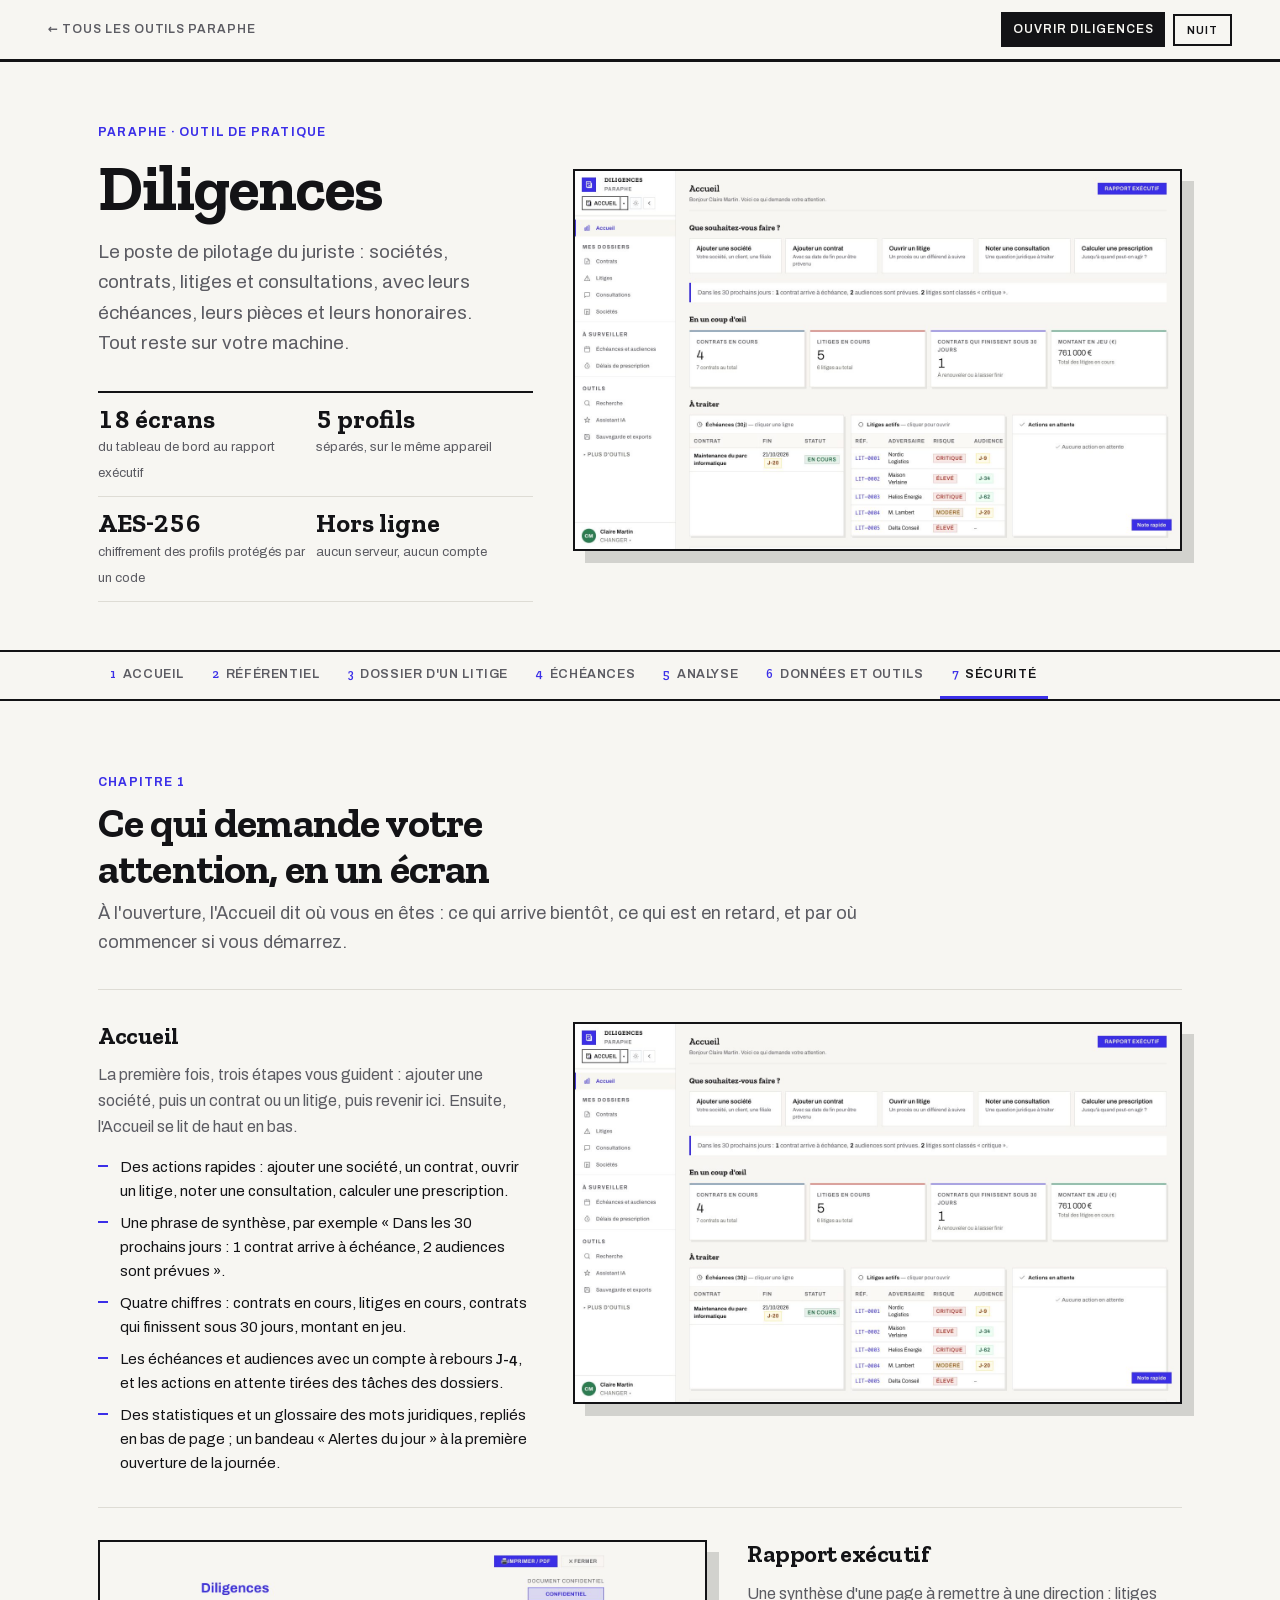
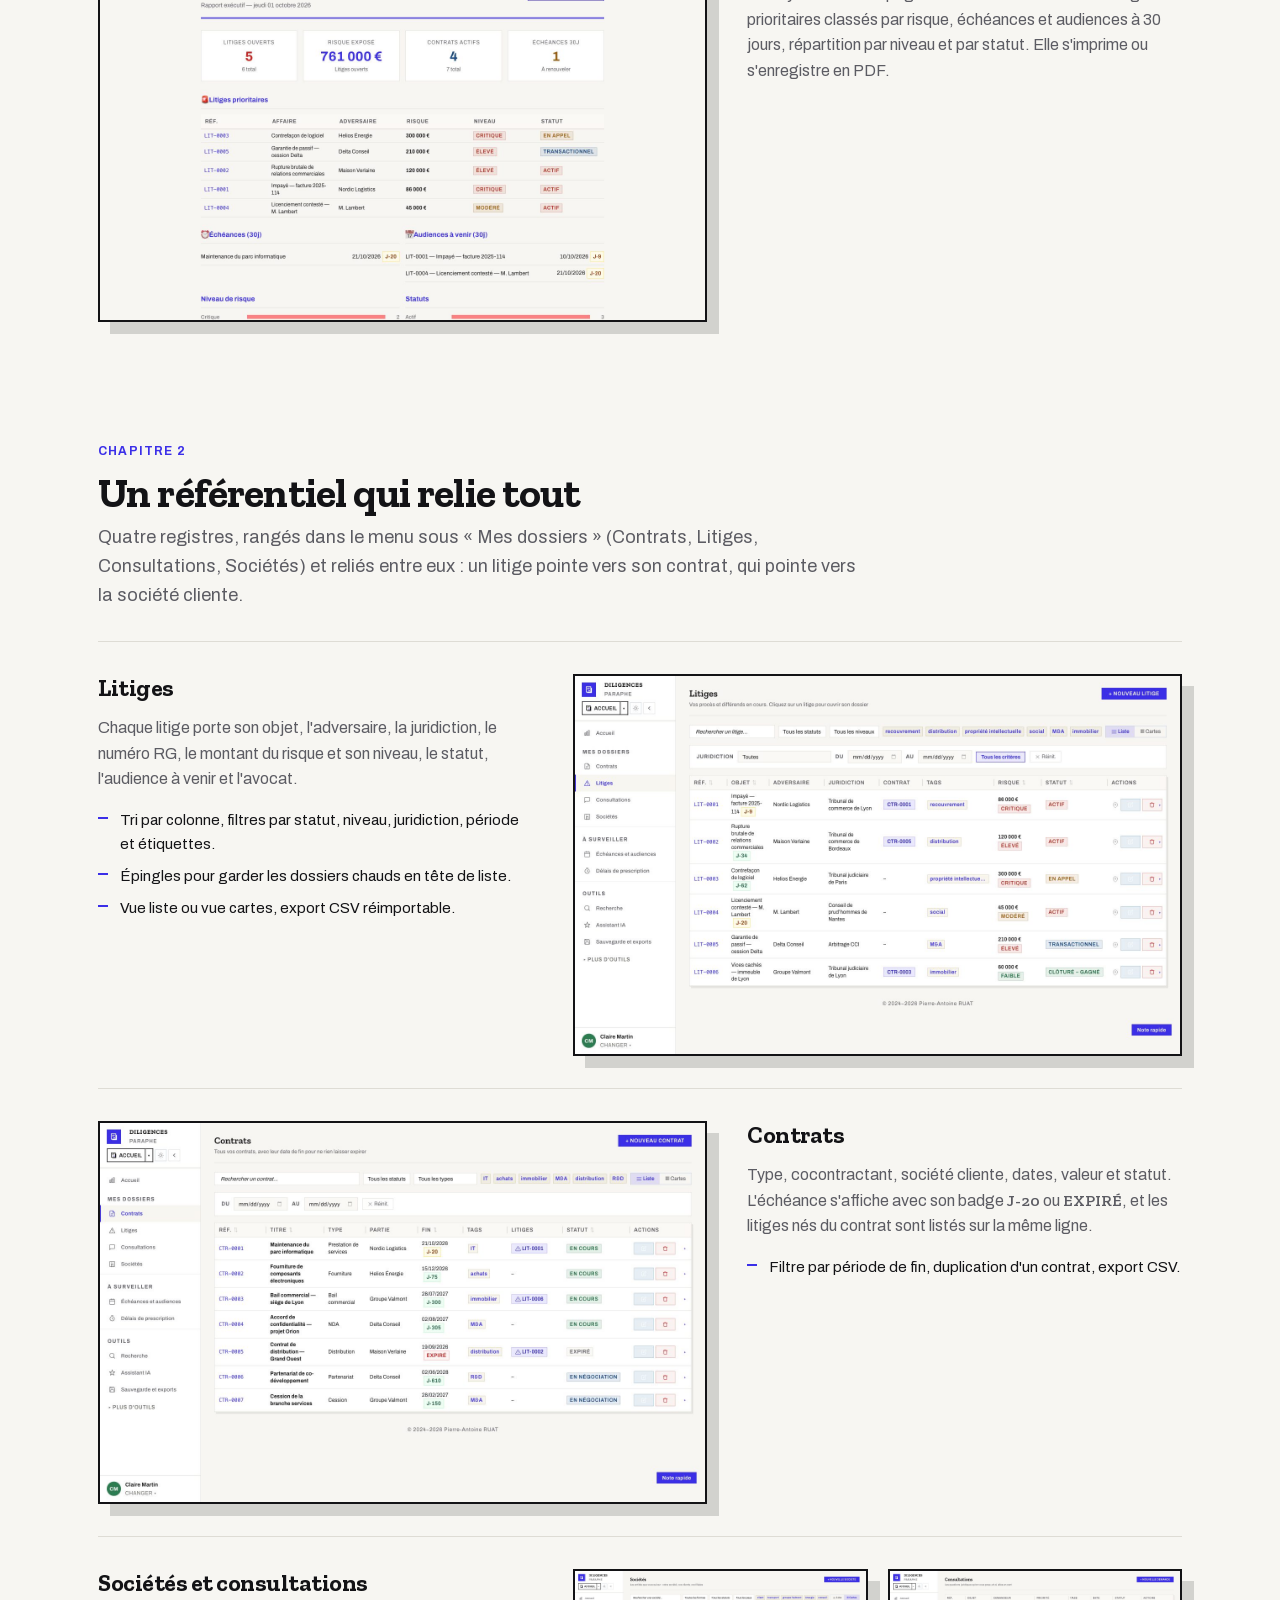
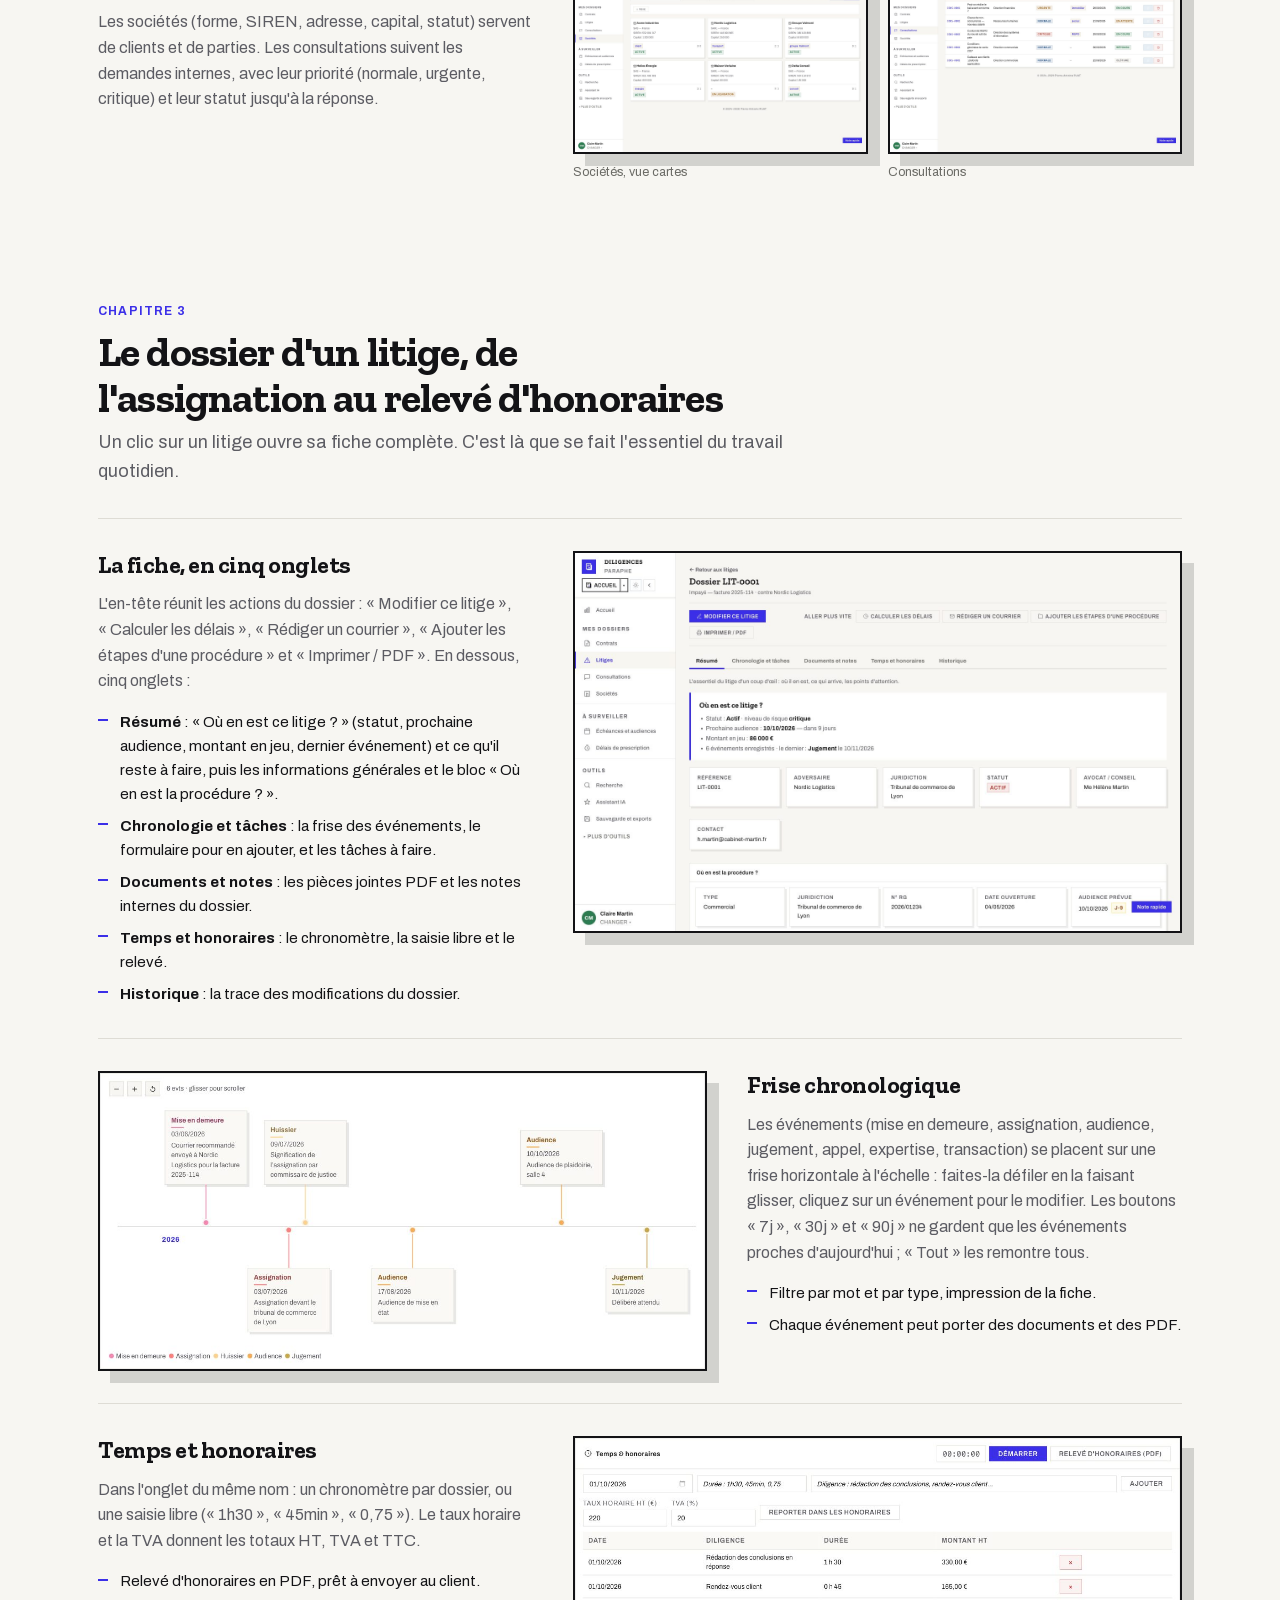
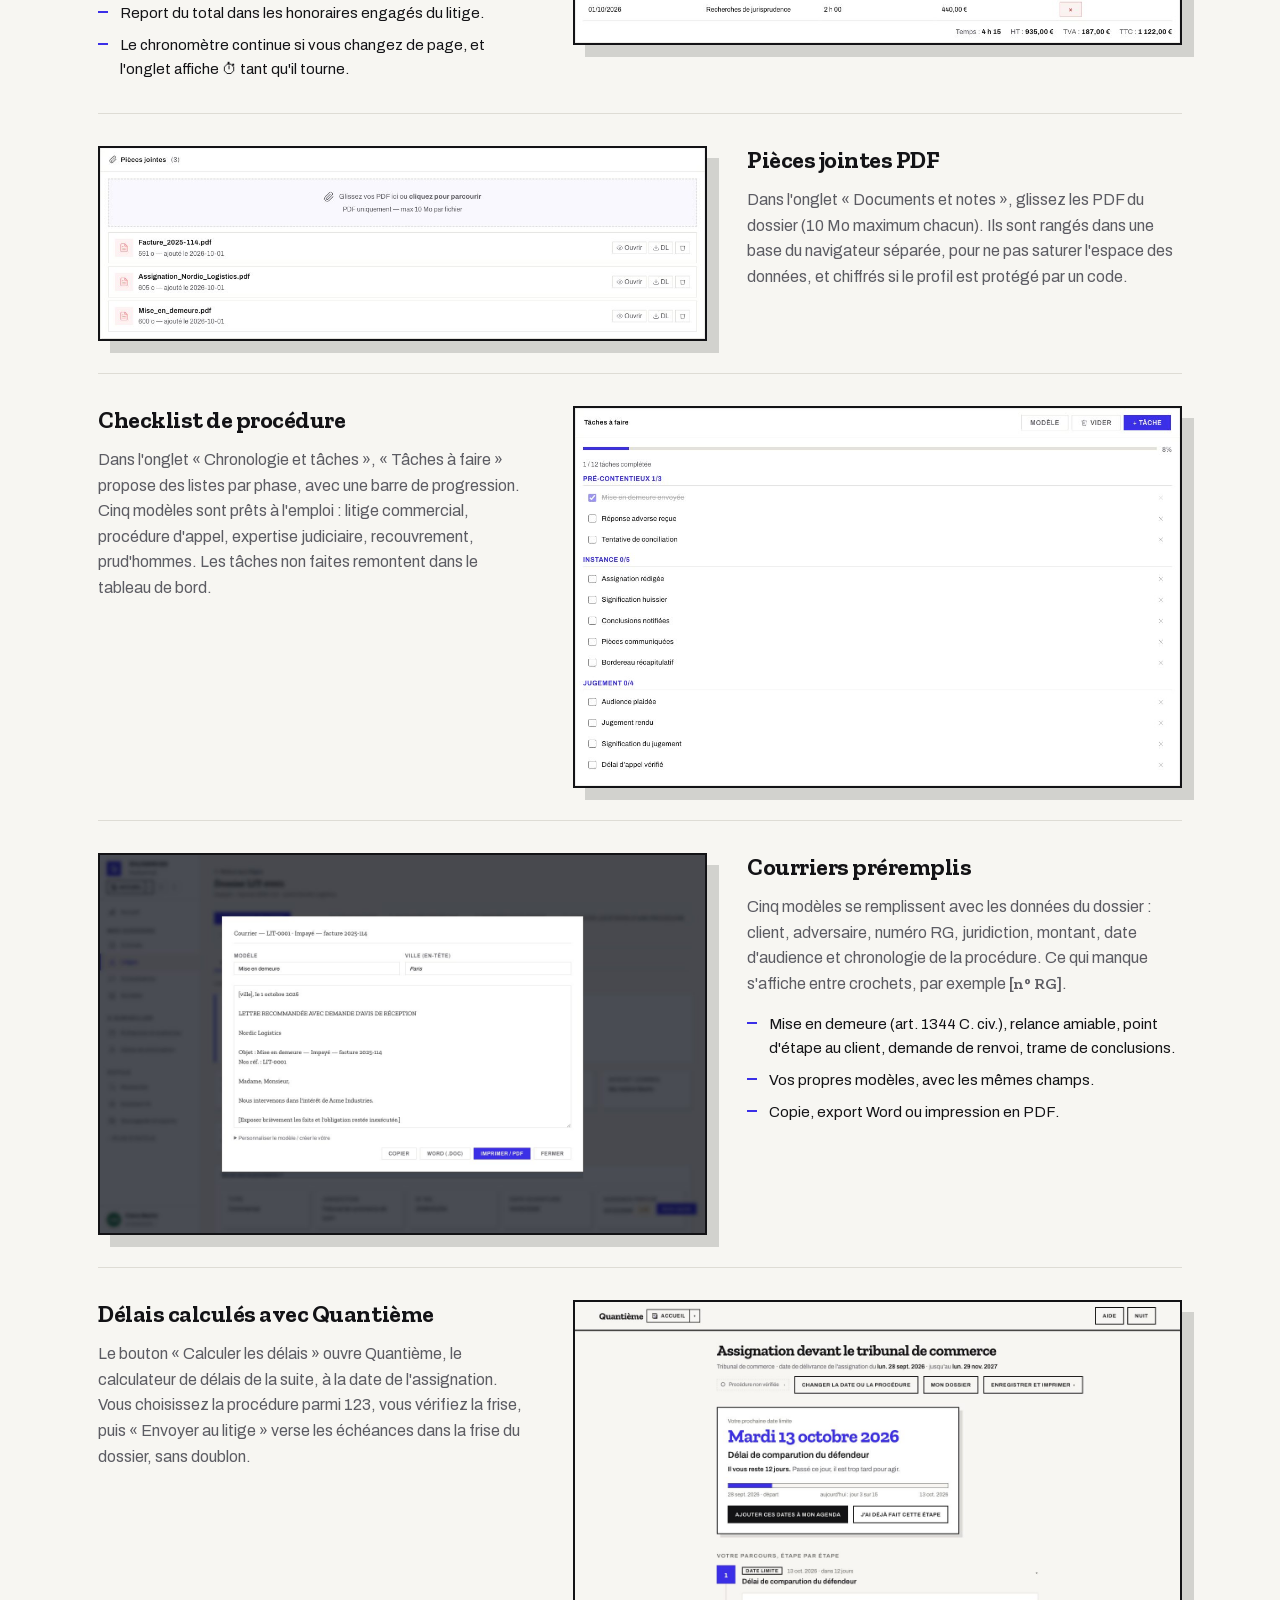
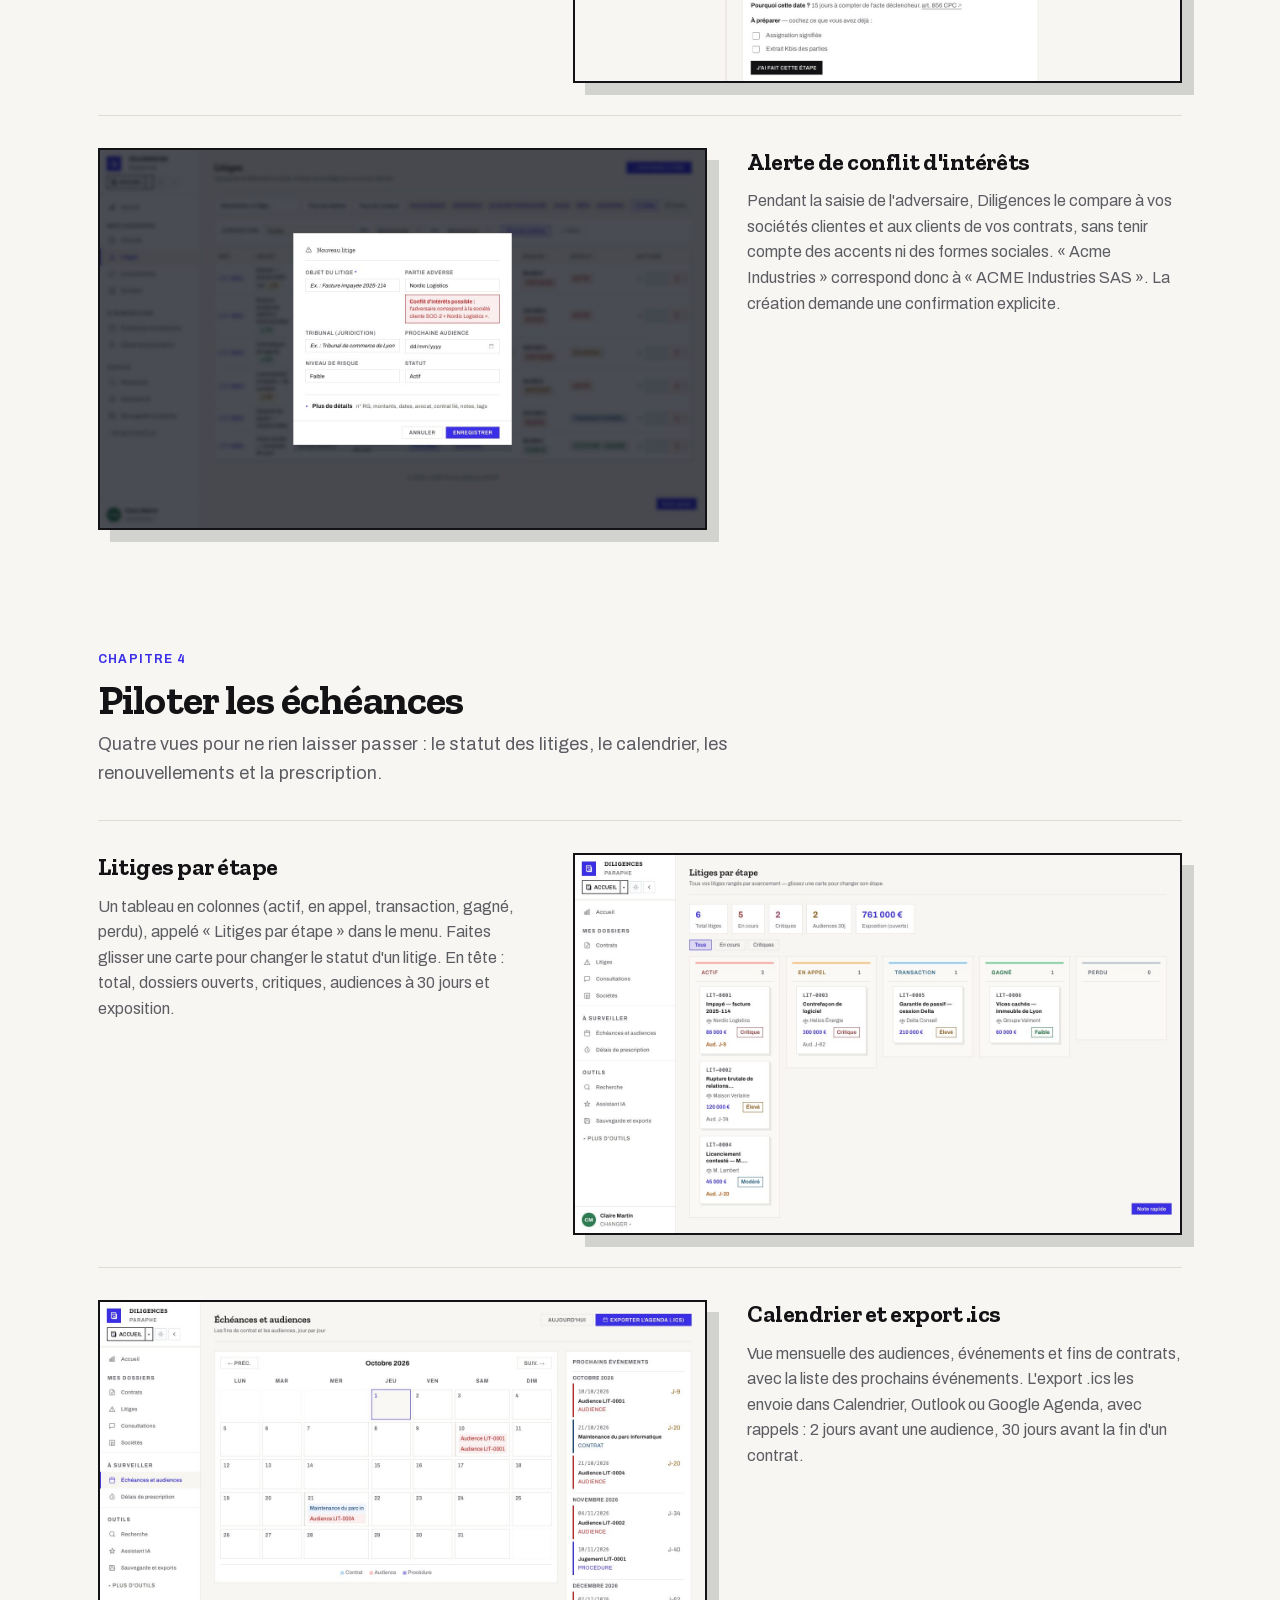
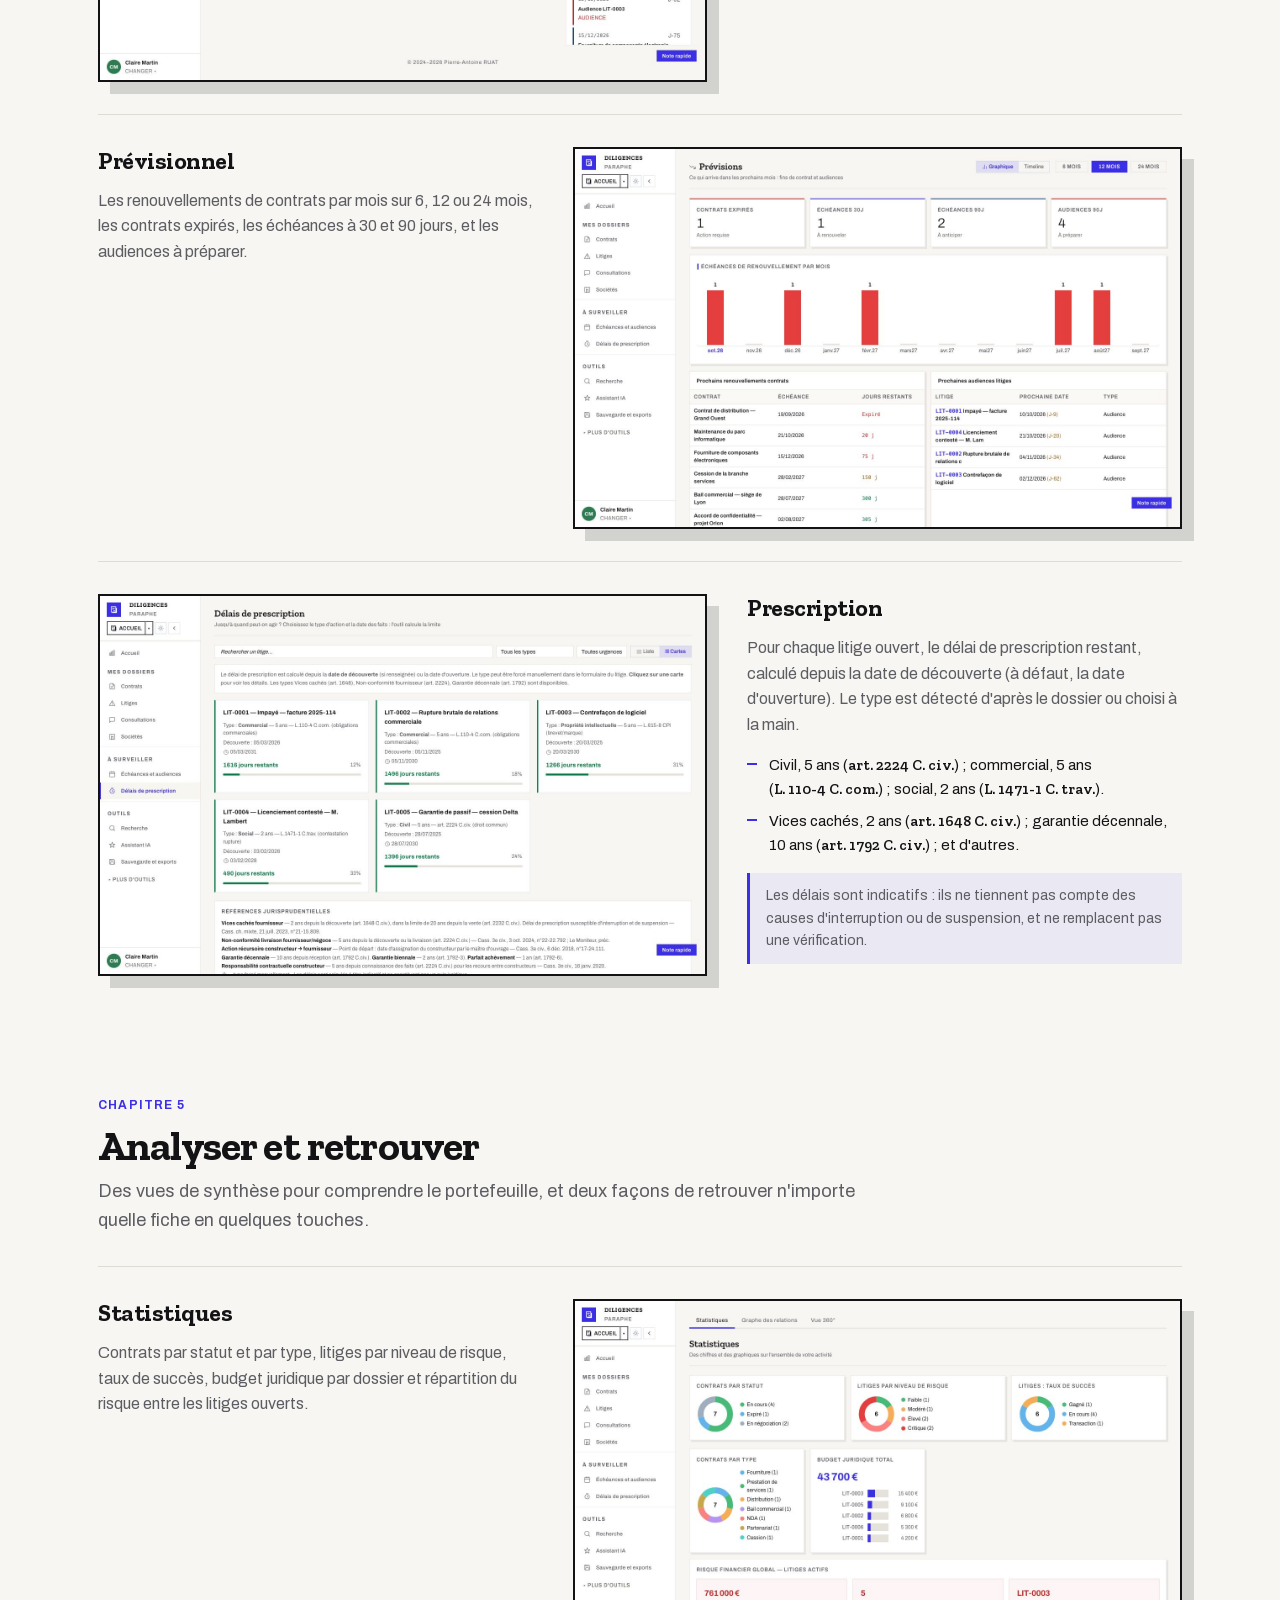
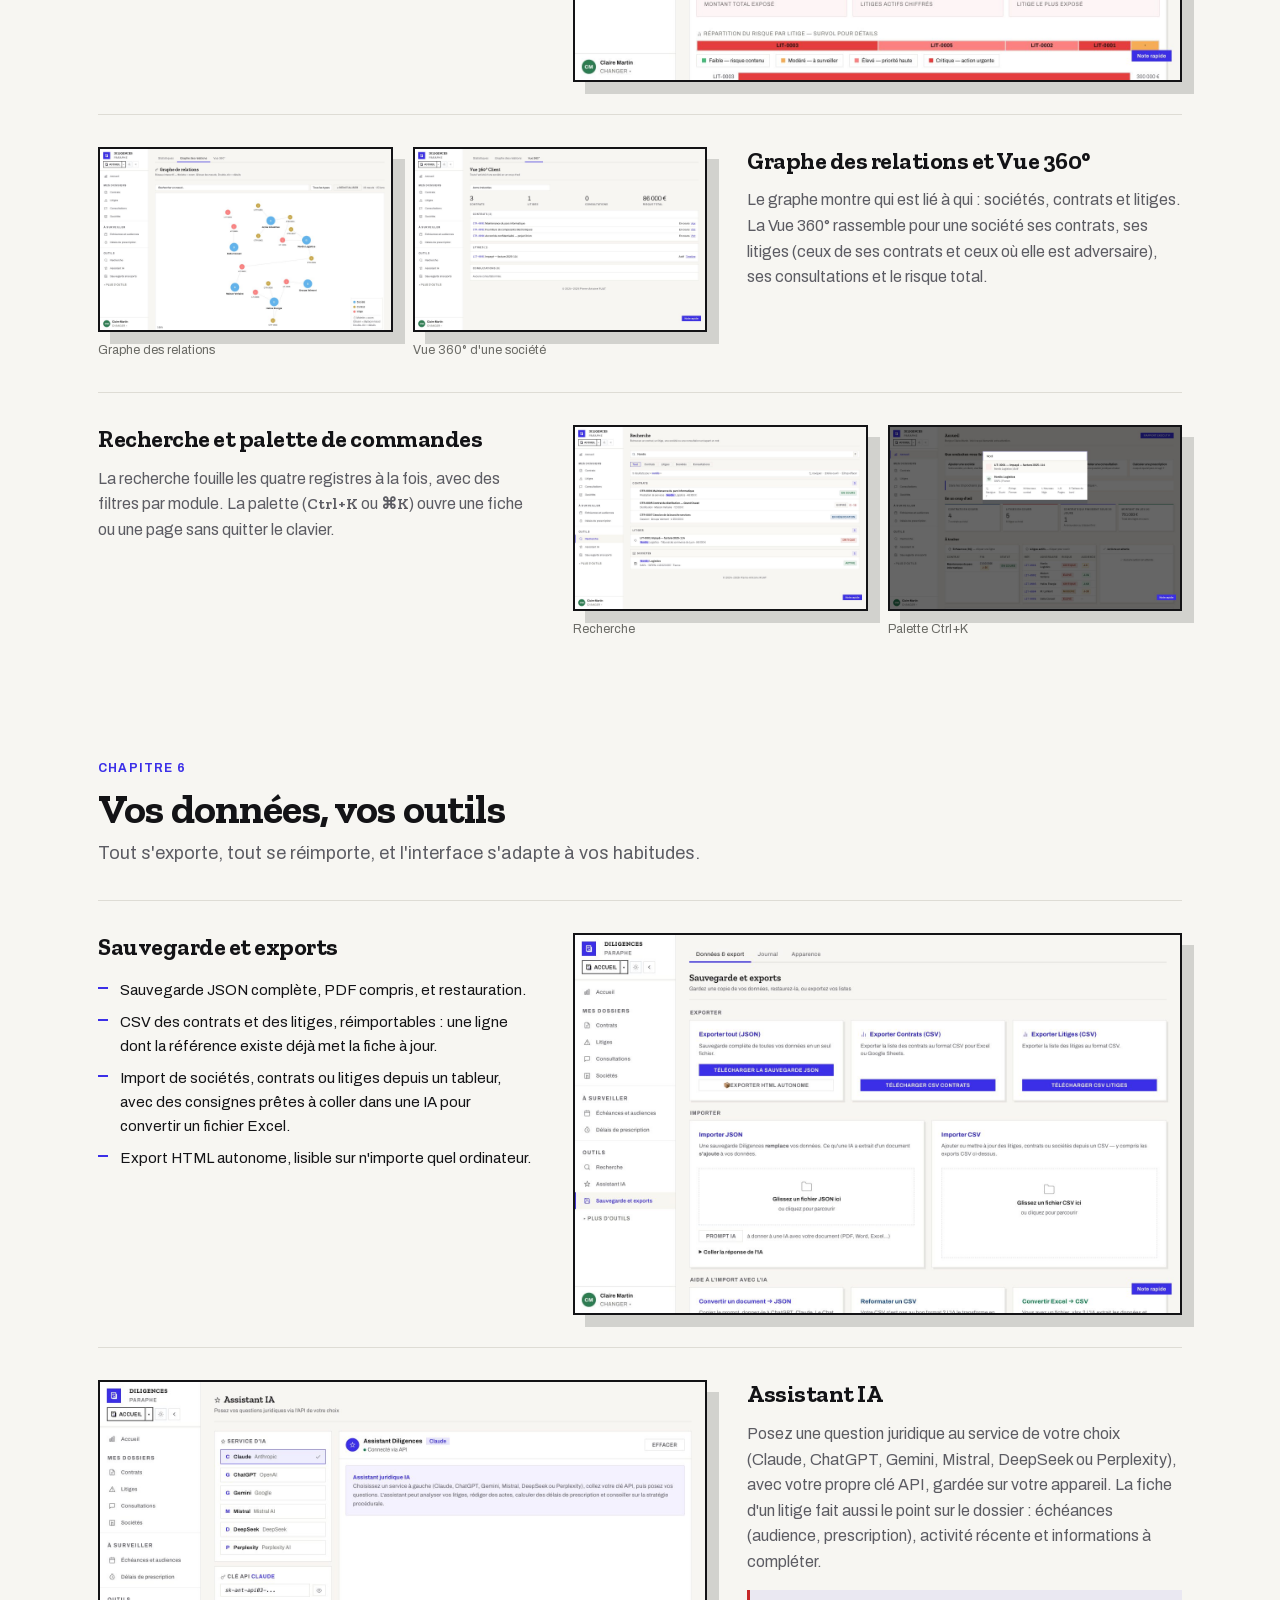
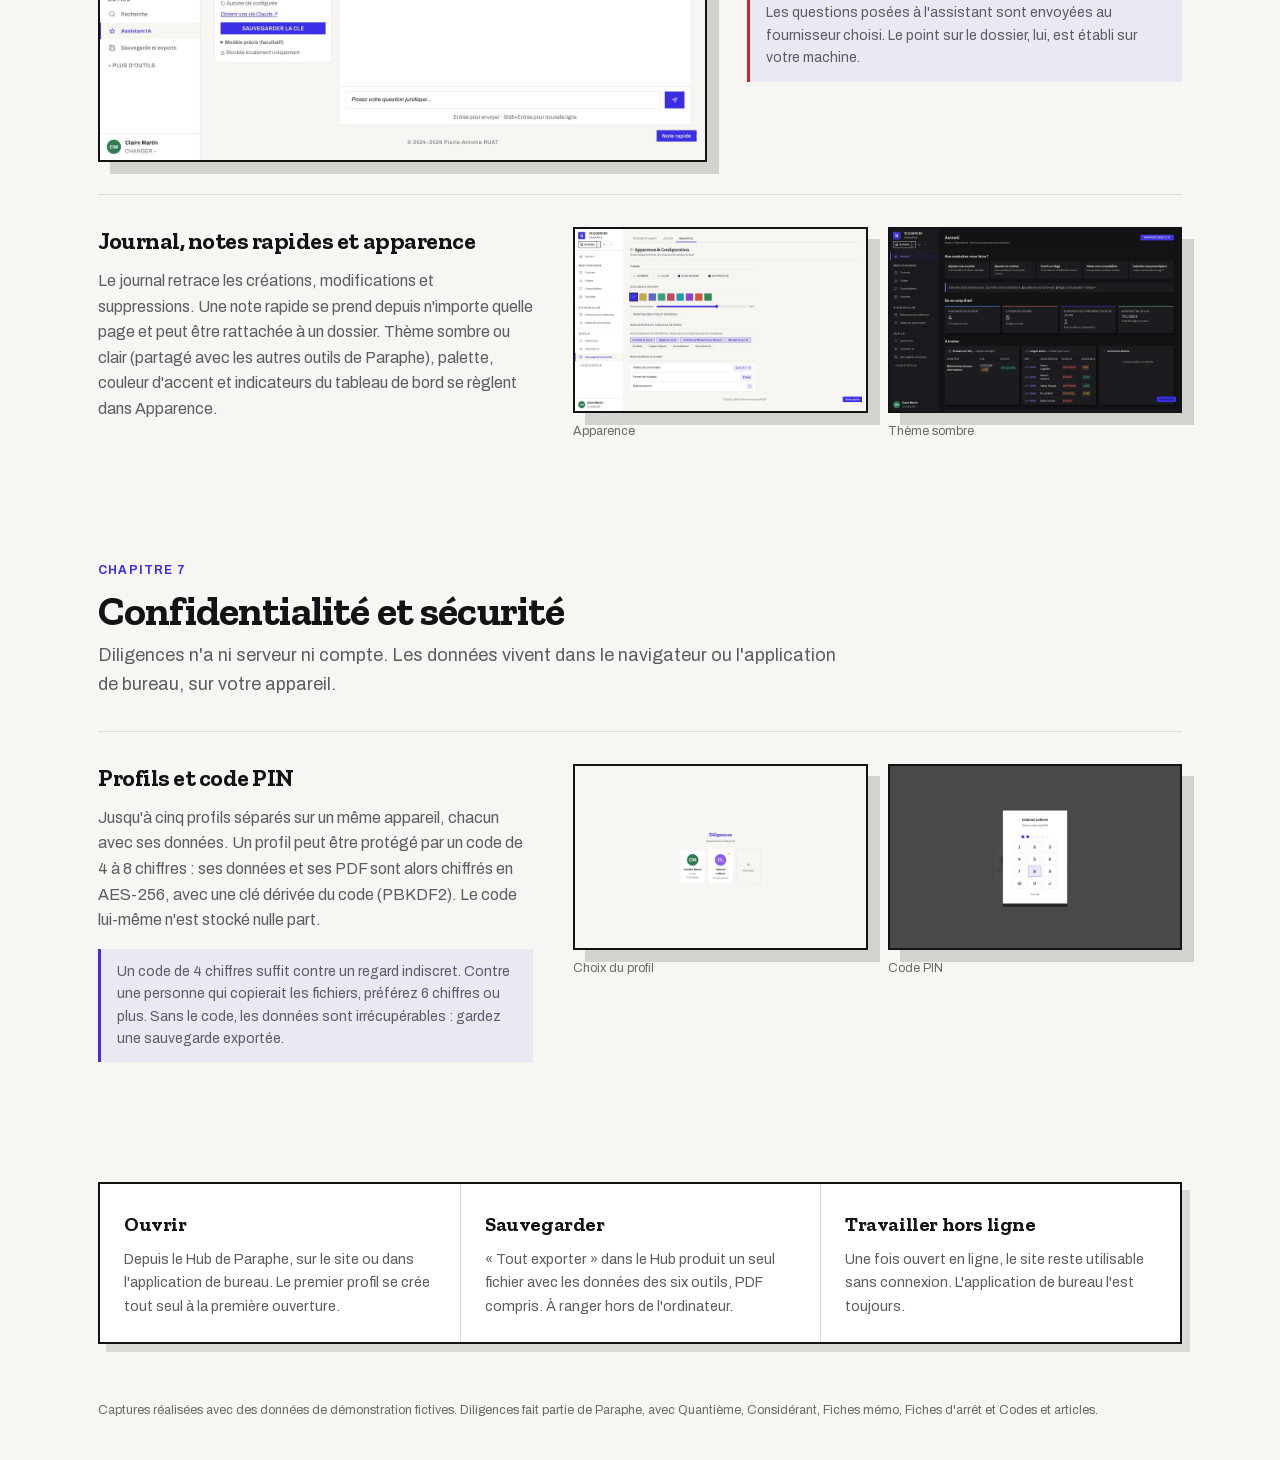
<file: decouvrir-diligences.html>
<!doctype html>
<html lang="fr">
<head>
<meta charset="UTF-8"><script src="donnees.js"></script>
<meta name="viewport" content="width=device-width, initial-scale=1">
<title>Découvrir Diligences — Paraphe</title>
<meta name="description" content="Visite guidée des fonctionnalités de Diligences.">
<meta name="theme-color" content="#131316">
<link rel="icon" type="image/svg+xml" href="icons/favicon.svg">
<link rel="manifest" href="manifest.json">
<script src="taille.js"></script>
<link rel="stylesheet" href="fonts/fonts.css">
<script src="pwa.js" defer></script>
<style>
/* Mise en page : une visite guidée en sept chapitres, texte à gauche et capture à droite (alternées),
   sommaire collant en haut. Charte Paraphe : aplats, coins vifs, ombres plates décalées. */
:root{
  --fond:#F7F6F2; --carte:#FFFFFF; --encre:#131316; --encre-2:#5C5C63; --gris:#6B6B66; --filet:#DEDCD5;
  --acc:#3B2FE8; --acc-texte:#3B2FE8; --acc-fond:rgba(59,47,232,.07); --alerte:#C62828;
  --ombre:8px 8px 0 rgba(19,19,22,.12); --ombre-forte:12px 12px 0 rgba(19,19,22,.16);
  --slab:"Zilla Slab",Georgia,serif; --sans:"Archivo",system-ui,-apple-system,sans-serif;
  --e1:4px; --e2:8px; --e3:12px; --e4:16px; --e5:20px; --e6:24px; --e7:32px; --e8:40px;
}
body.sombre{
  --fond:#131316; --carte:#1C1C20; --encre:#F4F3EE; --encre-2:#A9A9A2; --gris:#9A9A93; --filet:#2C2C31;
  --acc:#5B50F0; --acc-texte:#9D96F8; --acc-fond:rgba(157,150,248,.10); --alerte:#EF6B6B;
  --ombre:8px 8px 0 rgba(244,243,238,.07); --ombre-forte:12px 12px 0 rgba(244,243,238,.10); color-scheme:dark }

*{box-sizing:border-box}
body{margin:0;background:var(--fond);transition:background .15s ease,color .15s ease;color:var(--encre);font-family:var(--sans);font-size:16px;line-height:1.6;-webkit-font-smoothing:antialiased}
.page{max-width:1180px;margin:0 auto;padding-inline:clamp(16px,4vw,48px)}
h1,h2,h3{font-family:var(--slab);font-weight:700;letter-spacing:-.02em;margin:0;text-wrap:balance}
p{margin:0}
a{color:var(--acc-texte)}
:focus-visible{outline:3px solid var(--acc-texte);outline-offset:2px}
.etiquette{font-size:12px;font-weight:700;letter-spacing:.1em;text-transform:uppercase;color:var(--acc-texte)}

/* ── En-tête ── */
.tete{display:grid;grid-template-columns:minmax(0,5fr) minmax(0,7fr);gap:var(--e8);align-items:center;padding-block:56px 48px}
.tete h1{font-size:clamp(40px,5.2vw,64px);line-height:1.02;margin:var(--e3) 0 var(--e4)}
.tete .accroche{font-size:19px;color:var(--encre-2);max-width:34ch}
.faits{display:grid;grid-template-columns:repeat(2,minmax(0,1fr));gap:0;margin-top:var(--e7);border-top:2px solid var(--encre)}
.faits div{padding:var(--e3) 0;border-bottom:1px solid var(--filet)}
.faits b{display:block;font-family:var(--slab);font-size:26px;font-weight:700;line-height:1.1;font-variant-numeric:lining-nums tabular-nums}
.faits span{font-size:13px;color:var(--encre-2)}
.cadre{display:block;width:100%;padding:0;border:2px solid var(--encre);background:var(--carte);box-shadow:var(--ombre-forte);cursor:zoom-in}
.cadre img{display:block;width:100%;height:auto}
.cadre:hover{transform:translate(-2px,-2px);box-shadow:14px 14px 0 rgba(59,47,232,.22)}
@media (prefers-reduced-motion:no-preference){.cadre{transition:transform .15s ease,box-shadow .15s ease}}

/* ── Sommaire ── */
.sommaire{position:sticky;top:env(safe-area-inset-top,0px);z-index:10;background:var(--fond);border-block:2px solid var(--encre)}
.sommaire ol{list-style:none;margin:0 auto;padding:0 clamp(16px,4vw,48px);max-width:1180px;display:flex;gap:var(--e1);overflow-x:auto;scrollbar-width:none}
.sommaire ol::-webkit-scrollbar{display:none}
.sommaire a{display:block;white-space:nowrap;padding:var(--e3) var(--e3);font-size:12.5px;font-weight:600;letter-spacing:.05em;text-transform:uppercase;color:var(--encre-2);text-decoration:none;border-bottom:3px solid transparent}
.sommaire a:hover,.sommaire a.actif{color:var(--encre);border-bottom-color:var(--acc)}
.sommaire .num{font-family:var(--slab);color:var(--acc-texte);margin-right:6px}

/* ── Chapitres ── */
.chapitre{padding-block:72px 16px;scroll-margin-top:52px}
.chapitre>header{display:grid;grid-template-columns:minmax(0,1fr);gap:var(--e2);max-width:760px;margin-bottom:var(--e7)}
.chapitre>header h2{font-size:clamp(30px,3.6vw,42px);line-height:1.08}
.chapitre>header p{font-size:18px;color:var(--encre-2)}
.fonc{display:grid;grid-template-columns:minmax(0,5fr) minmax(0,7fr);gap:var(--e8);align-items:start;padding-block:var(--e7);border-top:1px solid var(--filet)}
.fonc.inv{grid-template-columns:minmax(0,7fr) minmax(0,5fr)}
.fonc.inv .texte{order:2}
.texte h3{font-size:24px;line-height:1.2;margin-bottom:var(--e3)}
.texte p{color:var(--encre-2);max-width:62ch}
.texte ul{margin:var(--e4) 0 0;padding:0;list-style:none;display:grid;gap:var(--e2)}
.texte li{position:relative;padding-left:22px;font-size:15px}
.texte li::before{content:"";position:absolute;left:0;top:.62em;width:10px;height:2px;background:var(--acc-texte)}
.ref{font-family:var(--slab);font-weight:600;white-space:nowrap}
.duo{display:grid;grid-template-columns:repeat(2,minmax(0,1fr));gap:var(--e5)}
.legende{font-size:12.5px;color:var(--gris);margin-top:var(--e2)}
.note{margin-top:var(--e4);padding:var(--e3) var(--e4);border-left:3px solid var(--acc-texte);background:var(--acc-fond);font-size:14px;color:var(--encre-2)}
.note.alerte{border-left-color:var(--alerte)}

/* ── Fin de page ── */
.fin{margin-block:72px 56px;display:grid;grid-template-columns:repeat(3,minmax(0,1fr));gap:0;border:2px solid var(--encre);background:var(--carte);box-shadow:var(--ombre)}
.fin>div{padding:var(--e6)}
.fin>div+div{border-left:1px solid var(--filet)}
.fin h3{font-size:20px;margin-bottom:var(--e2)}
.fin p{font-size:14.5px;color:var(--encre-2)}
.pied{padding-block:0 40px;font-size:12.5px;color:var(--gris)}

/* ── Loupe ── */
dialog{padding:0;border:2px solid var(--encre);background:var(--carte);color:var(--encre);max-width:min(1440px,96vw);max-height:94vh;box-shadow:var(--ombre-forte)}
dialog::backdrop{background:rgba(19,19,22,.78)}
dialog img{display:block;max-width:100%;max-height:calc(94vh - 56px);width:auto;height:auto}
dialog .barre{display:flex;justify-content:space-between;align-items:center;gap:var(--e4);padding:var(--e2) var(--e4);border-top:1px solid var(--filet);font-size:13.5px}
dialog button{font:600 12px var(--sans);letter-spacing:.06em;text-transform:uppercase;padding:var(--e2) var(--e4);border:2px solid var(--encre);background:transparent;color:var(--encre);cursor:pointer}
dialog button:hover{background:var(--encre);color:var(--fond)}

@media (max-width:860px){
  .tete,.fonc,.fonc.inv{grid-template-columns:minmax(0,1fr);gap:var(--e5)}
  .fonc.inv .texte{order:0}
  .tete{padding-block:32px 32px}
  .fin{grid-template-columns:minmax(0,1fr)}
  .fin>div+div{border-left:0;border-top:1px solid var(--filet)}
}
@media (max-width:520px){ .duo{grid-template-columns:minmax(0,1fr)} }

/* ── Barre du site ── */
.barre-site{display:flex;align-items:center;justify-content:space-between;gap:var(--e3);padding:var(--e3) clamp(16px,4vw,48px);border-bottom:3px solid var(--encre);max-width:none}
.barre-site a{font-size:12px;font-weight:600;letter-spacing:.08em;text-transform:uppercase;color:var(--encre-2);text-decoration:none}
.barre-site a:hover{color:var(--encre)}
.barre-site .actions{display:flex;gap:var(--e2);align-items:center}
.barre-site .ouvrir{color:var(--fond);background:var(--encre);padding:var(--e2) var(--e3)}
.barre-site .ouvrir:hover{color:#fff;background:var(--acc)}
#theme-toggle{font:600 11px var(--sans);letter-spacing:.08em;text-transform:uppercase;padding:var(--e2) var(--e3);border:2px solid var(--encre);background:transparent;color:var(--encre);cursor:pointer}
#theme-toggle:hover{background:var(--encre);color:var(--fond)}
</style>
</head>
<body>
<script src="theme.js"></script>
<nav class="barre-site" aria-label="Navigation du site">
  <a href="Hub.html">← Tous les outils Paraphe</a>
  <div class="actions">
    <a class="ouvrir" href="diligences.html">Ouvrir Diligences</a>
    <button id="theme-toggle" type="button" aria-pressed="false">Nuit</button>
  </div>
</nav>
<div class="page">
  <header class="tete">
    <div>
      <span class="etiquette">Paraphe · outil de pratique</span>
      <h1>Diligences</h1>
      <p class="accroche">Le poste de pilotage du juriste : sociétés, contrats, litiges et consultations, avec leurs échéances, leurs pièces et leurs honoraires. Tout reste sur votre machine.</p>
      <div class="faits">
        <div><b>18 écrans</b><span>du tableau de bord au rapport exécutif</span></div>
        <div><b>5 profils</b><span>séparés, sur le même appareil</span></div>
        <div><b>AES-256</b><span>chiffrement des profils protégés par un code</span></div>
        <div><b>Hors ligne</b><span>aucun serveur, aucun compte</span></div>
      </div>
    </div>
    <button class="cadre" type="button" data-legende="Le tableau de bord, en thème clair"><img src="img/diligences/dashboard.jpg" alt="Tableau de bord de Diligences : indicateurs, graphiques, échéances et litiges actifs" width="1440" height="900"></button>
  </header>
</div>

<nav class="sommaire" aria-label="Sommaire">
  <ol>
    <li><a href="#tableau"><span class="num">1</span>Accueil</a></li>
    <li><a href="#referentiel"><span class="num">2</span>Référentiel</a></li>
    <li><a href="#dossier"><span class="num">3</span>Dossier d'un litige</a></li>
    <li><a href="#echeances"><span class="num">4</span>Échéances</a></li>
    <li><a href="#analyse"><span class="num">5</span>Analyse</a></li>
    <li><a href="#outils"><span class="num">6</span>Données et outils</a></li>
    <li><a href="#securite"><span class="num">7</span>Sécurité</a></li>
  </ol>
</nav>

<main class="page">

  <section class="chapitre" id="tableau">
    <header><span class="etiquette">Chapitre 1</span><h2>Ce qui demande votre attention, en un écran</h2>
      <p>À l'ouverture, l'Accueil dit où vous en êtes : ce qui arrive bientôt, ce qui est en retard, et par où commencer si vous démarrez.</p></header>
    <div class="fonc">
      <div class="texte">
        <h3>Accueil</h3>
        <p>La première fois, trois étapes vous guident : ajouter une société, puis un contrat ou un litige, puis revenir ici. Ensuite, l'Accueil se lit de haut en bas.</p>
        <ul>
          <li>Des actions rapides : ajouter une société, un contrat, ouvrir un litige, noter une consultation, calculer une prescription.</li>
          <li>Une phrase de synthèse, par exemple « Dans les 30 prochains jours : 1 contrat arrive à échéance, 2 audiences sont prévues ».</li>
          <li>Quatre chiffres : contrats en cours, litiges en cours, contrats qui finissent sous 30 jours, montant en jeu.</li>
          <li>Les échéances et audiences avec un compte à rebours <span class="ref">J-4</span>, et les actions en attente tirées des tâches des dossiers.</li>
          <li>Des statistiques et un glossaire des mots juridiques, repliés en bas de page ; un bandeau « Alertes du jour » à la première ouverture de la journée.</li>
        </ul>
      </div>
      <button class="cadre" type="button" data-legende="Tableau de bord"><img loading="lazy" src="img/diligences/dashboard.jpg" alt="Tableau de bord" width="1440" height="900"></button>
    </div>
    <div class="fonc inv">
      <div class="texte">
        <h3>Rapport exécutif</h3>
        <p>Une synthèse d'une page à remettre à une direction : litiges prioritaires classés par risque, échéances et audiences à 30 jours, répartition par niveau et par statut. Elle s'imprime ou s'enregistre en PDF.</p>
      </div>
      <button class="cadre" type="button" data-legende="Rapport exécutif"><img loading="lazy" src="img/diligences/rapport.jpg" alt="Rapport exécutif" width="1440" height="900"></button>
    </div>
  </section>

  <section class="chapitre" id="referentiel">
    <header><span class="etiquette">Chapitre 2</span><h2>Un référentiel qui relie tout</h2>
      <p>Quatre registres, rangés dans le menu sous « Mes dossiers » (Contrats, Litiges, Consultations, Sociétés) et reliés entre eux : un litige pointe vers son contrat, qui pointe vers la société cliente.</p></header>
    <div class="fonc">
      <div class="texte">
        <h3>Litiges</h3>
        <p>Chaque litige porte son objet, l'adversaire, la juridiction, le numéro RG, le montant du risque et son niveau, le statut, l'audience à venir et l'avocat.</p>
        <ul>
          <li>Tri par colonne, filtres par statut, niveau, juridiction, période et étiquettes.</li>
          <li>Épingles pour garder les dossiers chauds en tête de liste.</li>
          <li>Vue liste ou vue cartes, export CSV réimportable.</li>
        </ul>
      </div>
      <button class="cadre" type="button" data-legende="Liste des litiges"><img loading="lazy" src="img/diligences/litiges.jpg" alt="Liste des litiges" width="1440" height="900"></button>
    </div>
    <div class="fonc inv">
      <div class="texte">
        <h3>Contrats</h3>
        <p>Type, cocontractant, société cliente, dates, valeur et statut. L'échéance s'affiche avec son badge <span class="ref">J-20</span> ou <span class="ref">EXPIRÉ</span>, et les litiges nés du contrat sont listés sur la même ligne.</p>
        <ul>
          <li>Filtre par période de fin, duplication d'un contrat, export CSV.</li>
        </ul>
      </div>
      <button class="cadre" type="button" data-legende="Contrats"><img loading="lazy" src="img/diligences/contrats.jpg" alt="Liste des contrats" width="1440" height="900"></button>
    </div>
    <div class="fonc">
      <div class="texte">
        <h3>Sociétés et consultations</h3>
        <p>Les sociétés (forme, SIREN, adresse, capital, statut) servent de clients et de parties. Les consultations suivent les demandes internes, avec leur priorité (normale, urgente, critique) et leur statut jusqu'à la réponse.</p>
      </div>
      <div class="duo">
        <div><button class="cadre" type="button" data-legende="Sociétés, vue cartes"><img loading="lazy" src="img/diligences/societes.jpg" alt="Sociétés en vue cartes" width="1440" height="900"></button><p class="legende">Sociétés, vue cartes</p></div>
        <div><button class="cadre" type="button" data-legende="Consultations"><img loading="lazy" src="img/diligences/consultations.jpg" alt="Consultations" width="1440" height="900"></button><p class="legende">Consultations</p></div>
      </div>
    </div>
  </section>

  <section class="chapitre" id="dossier">
    <header><span class="etiquette">Chapitre 3</span><h2>Le dossier d'un litige, de l'assignation au relevé d'honoraires</h2>
      <p>Un clic sur un litige ouvre sa fiche complète. C'est là que se fait l'essentiel du travail quotidien.</p></header>
    <div class="fonc">
      <div class="texte">
        <h3>La fiche, en cinq onglets</h3>
        <p>L'en-tête réunit les actions du dossier : « Modifier ce litige », « Calculer les délais », « Rédiger un courrier », « Ajouter les étapes d'une procédure » et « Imprimer / PDF ». En dessous, cinq onglets :</p>
        <ul>
          <li><b>Résumé</b> : « Où en est ce litige ? » (statut, prochaine audience, montant en jeu, dernier événement) et ce qu'il reste à faire, puis les informations générales et le bloc « Où en est la procédure ? ».</li>
          <li><b>Chronologie et tâches</b> : la frise des événements, le formulaire pour en ajouter, et les tâches à faire.</li>
          <li><b>Documents et notes</b> : les pièces jointes PDF et les notes internes du dossier.</li>
          <li><b>Temps et honoraires</b> : le chronomètre, la saisie libre et le relevé.</li>
          <li><b>Historique</b> : la trace des modifications du dossier.</li>
        </ul>
      </div>
      <button class="cadre" type="button" data-legende="Fiche d'un litige"><img loading="lazy" src="img/diligences/dossier.jpg" alt="Fiche d'un litige" width="1440" height="900"></button>
    </div>
    <div class="fonc inv">
      <div class="texte">
        <h3>Frise chronologique</h3>
        <p>Les événements (mise en demeure, assignation, audience, jugement, appel, expertise, transaction) se placent sur une frise horizontale à l'échelle : faites-la défiler en la faisant glisser, cliquez sur un événement pour le modifier. Les boutons « 7j », « 30j » et « 90j » ne gardent que les événements proches d'aujourd'hui ; « Tout » les remontre tous.</p>
        <ul>
          <li>Filtre par mot et par type, impression de la fiche.</li>
          <li>Chaque événement peut porter des documents et des PDF.</li>
        </ul>
      </div>
      <button class="cadre" type="button" data-legende="Frise chronologique du litige"><img loading="lazy" src="img/diligences/frise.jpg" alt="Frise chronologique" width="1136" height="556"></button>
    </div>
    <div class="fonc">
      <div class="texte">
        <h3>Temps et honoraires</h3>
        <p>Dans l'onglet du même nom : un chronomètre par dossier, ou une saisie libre (« 1h30 », « 45min », « 0,75 »). Le taux horaire et la TVA donnent les totaux HT, TVA et TTC.</p>
        <ul>
          <li>Relevé d'honoraires en PDF, prêt à envoyer au client.</li>
          <li>Report du total dans les honoraires engagés du litige.</li>
          <li>Le chronomètre continue si vous changez de page, et l'onglet affiche ⏱ tant qu'il tourne.</li>
        </ul>
      </div>
      <button class="cadre" type="button" data-legende="Temps et honoraires"><img loading="lazy" src="img/diligences/temps.jpg" alt="Panneau temps et honoraires" width="1136" height="386"></button>
    </div>
    <div class="fonc inv">
      <div class="texte">
        <h3>Pièces jointes PDF</h3>
        <p>Dans l'onglet « Documents et notes », glissez les PDF du dossier (10 Mo maximum chacun). Ils sont rangés dans une base du navigateur séparée, pour ne pas saturer l'espace des données, et chiffrés si le profil est protégé par un code.</p>
      </div>
      <button class="cadre" type="button" data-legende="Pièces jointes"><img loading="lazy" src="img/diligences/pieces.jpg" alt="Pièces jointes du litige" width="1136" height="358"></button>
    </div>
    <div class="fonc">
      <div class="texte">
        <h3>Checklist de procédure</h3>
        <p>Dans l'onglet « Chronologie et tâches », « Tâches à faire » propose des listes par phase, avec une barre de progression. Cinq modèles sont prêts à l'emploi : litige commercial, procédure d'appel, expertise judiciaire, recouvrement, prud'hommes. Les tâches non faites remontent dans le tableau de bord.</p>
      </div>
      <button class="cadre" type="button" data-legende="Checklist de procédure"><img loading="lazy" src="img/diligences/checklist.jpg" alt="Checklist de procédure" width="1136" height="710"></button>
    </div>
    <div class="fonc inv">
      <div class="texte">
        <h3>Courriers préremplis</h3>
        <p>Cinq modèles se remplissent avec les données du dossier : client, adversaire, numéro RG, juridiction, montant, date d'audience et chronologie de la procédure. Ce qui manque s'affiche entre crochets, par exemple <span class="ref">[n° RG]</span>.</p>
        <ul>
          <li>Mise en demeure (art. 1344 C. civ.), relance amiable, point d'étape au client, demande de renvoi, trame de conclusions.</li>
          <li>Vos propres modèles, avec les mêmes champs.</li>
          <li>Copie, export Word ou impression en PDF.</li>
        </ul>
      </div>
      <button class="cadre" type="button" data-legende="Courrier prérempli"><img loading="lazy" src="img/diligences/courrier.jpg" alt="Fenêtre de courrier prérempli" width="1440" height="900"></button>
    </div>
    <div class="fonc">
      <div class="texte">
        <h3>Délais calculés avec Quantième</h3>
        <p>Le bouton « Calculer les délais » ouvre Quantième, le calculateur de délais de la suite, à la date de l'assignation. Vous choisissez la procédure parmi 123, vous vérifiez la frise, puis « Envoyer au litige » verse les échéances dans la frise du dossier, sans doublon.</p>
      </div>
      <button class="cadre" type="button" data-legende="Quantième, ouvert depuis un litige"><img loading="lazy" src="img/diligences/quantieme.jpg" alt="Quantième ouvert depuis un litige" width="1440" height="900"></button>
    </div>
    <div class="fonc inv">
      <div class="texte">
        <h3>Alerte de conflit d'intérêts</h3>
        <p>Pendant la saisie de l'adversaire, Diligences le compare à vos sociétés clientes et aux clients de vos contrats, sans tenir compte des accents ni des formes sociales. « Acme Industries » correspond donc à « ACME Industries SAS ». La création demande une confirmation explicite.</p>
      </div>
      <button class="cadre" type="button" data-legende="Alerte de conflit d'intérêts"><img loading="lazy" src="img/diligences/conflit.jpg" alt="Alerte de conflit d'intérêts dans le formulaire" width="1440" height="900"></button>
    </div>
  </section>

  <section class="chapitre" id="echeances">
    <header><span class="etiquette">Chapitre 4</span><h2>Piloter les échéances</h2>
      <p>Quatre vues pour ne rien laisser passer : le statut des litiges, le calendrier, les renouvellements et la prescription.</p></header>
    <div class="fonc">
      <div class="texte">
        <h3>Litiges par étape</h3>
        <p>Un tableau en colonnes (actif, en appel, transaction, gagné, perdu), appelé « Litiges par étape » dans le menu. Faites glisser une carte pour changer le statut d'un litige. En tête : total, dossiers ouverts, critiques, audiences à 30 jours et exposition.</p>
      </div>
      <button class="cadre" type="button" data-legende="Litiges par étape"><img loading="lazy" src="img/diligences/kanban.jpg" alt="Litiges rangés par étape, en colonnes" width="1440" height="900"></button>
    </div>
    <div class="fonc inv">
      <div class="texte">
        <h3>Calendrier et export .ics</h3>
        <p>Vue mensuelle des audiences, événements et fins de contrats, avec la liste des prochains événements. L'export .ics les envoie dans Calendrier, Outlook ou Google Agenda, avec rappels : 2 jours avant une audience, 30 jours avant la fin d'un contrat.</p>
      </div>
      <button class="cadre" type="button" data-legende="Calendrier"><img loading="lazy" src="img/diligences/calendrier.jpg" alt="Calendrier mensuel" width="1440" height="900"></button>
    </div>
    <div class="fonc">
      <div class="texte">
        <h3>Prévisionnel</h3>
        <p>Les renouvellements de contrats par mois sur 6, 12 ou 24 mois, les contrats expirés, les échéances à 30 et 90 jours, et les audiences à préparer.</p>
      </div>
      <button class="cadre" type="button" data-legende="Échéances et prévisionnel"><img loading="lazy" src="img/diligences/previsionnel.jpg" alt="Prévisionnel des échéances" width="1440" height="900"></button>
    </div>
    <div class="fonc inv">
      <div class="texte">
        <h3>Prescription</h3>
        <p>Pour chaque litige ouvert, le délai de prescription restant, calculé depuis la date de découverte (à défaut, la date d'ouverture). Le type est détecté d'après le dossier ou choisi à la main.</p>
        <ul>
          <li>Civil, 5 ans (<span class="ref">art. 2224 C. civ.</span>) ; commercial, 5 ans (<span class="ref">L. 110-4 C. com.</span>) ; social, 2 ans (<span class="ref">L. 1471-1 C. trav.</span>).</li>
          <li>Vices cachés, 2 ans (<span class="ref">art. 1648 C. civ.</span>) ; garantie décennale, 10 ans (<span class="ref">art. 1792 C. civ.</span>) ; et d'autres.</li>
        </ul>
        <p class="note">Les délais sont indicatifs : ils ne tiennent pas compte des causes d'interruption ou de suspension, et ne remplacent pas une vérification.</p>
      </div>
      <button class="cadre" type="button" data-legende="Calcul de prescription"><img loading="lazy" src="img/diligences/prescription.jpg" alt="Calcul de prescription par litige" width="1440" height="900"></button>
    </div>
  </section>

  <section class="chapitre" id="analyse">
    <header><span class="etiquette">Chapitre 5</span><h2>Analyser et retrouver</h2>
      <p>Des vues de synthèse pour comprendre le portefeuille, et deux façons de retrouver n'importe quelle fiche en quelques touches.</p></header>
    <div class="fonc">
      <div class="texte">
        <h3>Statistiques</h3>
        <p>Contrats par statut et par type, litiges par niveau de risque, taux de succès, budget juridique par dossier et répartition du risque entre les litiges ouverts.</p>
      </div>
      <button class="cadre" type="button" data-legende="Statistiques"><img loading="lazy" src="img/diligences/stats.jpg" alt="Statistiques" width="1440" height="900"></button>
    </div>
    <div class="fonc inv">
      <div class="texte">
        <h3>Graphe des relations et Vue 360°</h3>
        <p>Le graphe montre qui est lié à qui : sociétés, contrats et litiges. La Vue 360° rassemble pour une société ses contrats, ses litiges (ceux de ses contrats et ceux où elle est adversaire), ses consultations et le risque total.</p>
      </div>
      <div class="duo">
        <div><button class="cadre" type="button" data-legende="Graphe des relations"><img loading="lazy" src="img/diligences/graphe.jpg" alt="Graphe des relations" width="1440" height="900"></button><p class="legende">Graphe des relations</p></div>
        <div><button class="cadre" type="button" data-legende="Vue 360° d'une société"><img loading="lazy" src="img/diligences/vue360.jpg" alt="Vue 360 d'une société" width="1440" height="900"></button><p class="legende">Vue 360° d'une société</p></div>
      </div>
    </div>
    <div class="fonc">
      <div class="texte">
        <h3>Recherche et palette de commandes</h3>
        <p>La recherche fouille les quatre registres à la fois, avec des filtres par module. La palette (<span class="ref">Ctrl+K</span> ou <span class="ref">⌘K</span>) ouvre une fiche ou une page sans quitter le clavier.</p>
      </div>
      <div class="duo">
        <div><button class="cadre" type="button" data-legende="Recherche globale"><img loading="lazy" src="img/diligences/recherche.jpg" alt="Recherche globale" width="1440" height="900"></button><p class="legende">Recherche</p></div>
        <div><button class="cadre" type="button" data-legende="Palette de commandes"><img loading="lazy" src="img/diligences/palette.jpg" alt="Palette de commandes" width="1440" height="900"></button><p class="legende">Palette Ctrl+K</p></div>
      </div>
    </div>
  </section>

  <section class="chapitre" id="outils">
    <header><span class="etiquette">Chapitre 6</span><h2>Vos données, vos outils</h2>
      <p>Tout s'exporte, tout se réimporte, et l'interface s'adapte à vos habitudes.</p></header>
    <div class="fonc">
      <div class="texte">
        <h3>Sauvegarde et exports</h3>
        <ul>
          <li>Sauvegarde JSON complète, PDF compris, et restauration.</li>
          <li>CSV des contrats et des litiges, réimportables : une ligne dont la référence existe déjà met la fiche à jour.</li>
          <li>Import de sociétés, contrats ou litiges depuis un tableur, avec des consignes prêtes à coller dans une IA pour convertir un fichier Excel.</li>
          <li>Export HTML autonome, lisible sur n'importe quel ordinateur.</li>
        </ul>
      </div>
      <button class="cadre" type="button" data-legende="Données et export"><img loading="lazy" src="img/diligences/donnees.jpg" alt="Écran Données et export" width="1440" height="900"></button>
    </div>
    <div class="fonc inv">
      <div class="texte">
        <h3>Assistant IA</h3>
        <p>Posez une question juridique au service de votre choix (Claude, ChatGPT, Gemini, Mistral, DeepSeek ou Perplexity), avec votre propre clé API, gardée sur votre appareil. La fiche d'un litige fait aussi le point sur le dossier : échéances (audience, prescription), activité récente et informations à compléter.</p>
        <p class="note alerte">Les questions posées à l'assistant sont envoyées au fournisseur choisi. Le point sur le dossier, lui, est établi sur votre machine.</p>
      </div>
      <button class="cadre" type="button" data-legende="Assistant IA"><img loading="lazy" src="img/diligences/assistant.jpg" alt="Assistant IA" width="1440" height="900"></button>
    </div>
    <div class="fonc">
      <div class="texte">
        <h3>Journal, notes rapides et apparence</h3>
        <p>Le journal retrace les créations, modifications et suppressions. Une note rapide se prend depuis n'importe quelle page et peut être rattachée à un dossier. Thème sombre ou clair (partagé avec les autres outils de Paraphe), palette, couleur d'accent et indicateurs du tableau de bord se règlent dans Apparence.</p>
      </div>
      <div class="duo">
        <div><button class="cadre" type="button" data-legende="Apparence"><img loading="lazy" src="img/diligences/apparence.jpg" alt="Écran Apparence" width="1440" height="900"></button><p class="legende">Apparence</p></div>
        <div><button class="cadre" type="button" data-legende="Tableau de bord en thème sombre"><img loading="lazy" src="img/diligences/dashboard-sombre.jpg" alt="Tableau de bord en thème sombre" width="1440" height="900"></button><p class="legende">Thème sombre</p></div>
      </div>
    </div>
  </section>

  <section class="chapitre" id="securite">
    <header><span class="etiquette">Chapitre 7</span><h2>Confidentialité et sécurité</h2>
      <p>Diligences n'a ni serveur ni compte. Les données vivent dans le navigateur ou l'application de bureau, sur votre appareil.</p></header>
    <div class="fonc">
      <div class="texte">
        <h3>Profils et code PIN</h3>
        <p>Jusqu'à cinq profils séparés sur un même appareil, chacun avec ses données. Un profil peut être protégé par un code de 4 à 8 chiffres : ses données et ses PDF sont alors chiffrés en AES-256, avec une clé dérivée du code (PBKDF2). Le code lui-même n'est stocké nulle part.</p>
        <p class="note">Un code de 4 chiffres suffit contre un regard indiscret. Contre une personne qui copierait les fichiers, préférez 6 chiffres ou plus. Sans le code, les données sont irrécupérables : gardez une sauvegarde exportée.</p>
      </div>
      <div class="duo">
        <div><button class="cadre" type="button" data-legende="Choix du profil"><img loading="lazy" src="img/diligences/profils.jpg" alt="Écran de choix du profil" width="1440" height="900"></button><p class="legende">Choix du profil</p></div>
        <div><button class="cadre" type="button" data-legende="Saisie du code PIN"><img loading="lazy" src="img/diligences/pin.jpg" alt="Saisie du code PIN" width="1440" height="900"></button><p class="legende">Code PIN</p></div>
      </div>
    </div>
  </section>

  <section class="fin" aria-label="Pour commencer">
    <div><h3>Ouvrir</h3><p>Depuis le Hub de Paraphe, sur le site ou dans l'application de bureau. Le premier profil se crée tout seul à la première ouverture.</p></div>
    <div><h3>Sauvegarder</h3><p>« Tout exporter » dans le Hub produit un seul fichier avec les données des six outils, PDF compris. À ranger hors de l'ordinateur.</p></div>
    <div><h3>Travailler hors ligne</h3><p>Une fois ouvert en ligne, le site reste utilisable sans connexion. L'application de bureau l'est toujours.</p></div>
  </section>

  <p class="pied">Captures réalisées avec des données de démonstration fictives. Diligences fait partie de Paraphe, avec Quantième, Considérant, Fiches mémo, Fiches d'arrêt et Codes et articles.</p>
</main>

<dialog id="loupe" aria-label="Capture agrandie">
  <img id="loupe-img" alt="">
  <div class="barre"><span id="loupe-legende"></span><button type="button" id="loupe-fermer">Fermer</button></div>
</dialog>

<script>
(() => {
  // Loupe : un clic sur une capture l'ouvre en grand
  const loupe = document.getElementById("loupe"), img = document.getElementById("loupe-img"), leg = document.getElementById("loupe-legende");
  document.querySelectorAll(".cadre").forEach(b => b.addEventListener("click", () => {
    const source = b.querySelector("img");
    img.src = source.src; img.alt = source.alt; leg.textContent = b.dataset.legende || source.alt;
    if (loupe.showModal) loupe.showModal();
  }));
  document.getElementById("loupe-fermer").addEventListener("click", () => loupe.close());
  loupe.addEventListener("click", e => { if (e.target === loupe) loupe.close(); });

  // Sommaire : chapitre courant souligné
  const liens = [...document.querySelectorAll(".sommaire a")];
  const parId = Object.fromEntries(liens.map(a => [a.getAttribute("href").slice(1), a]));
  if ("IntersectionObserver" in window) {
    const obs = new IntersectionObserver(entrees => entrees.forEach(e => {
      if (e.isIntersecting) { liens.forEach(a => a.classList.remove("actif")); const a = parId[e.target.id]; if (a) a.classList.add("actif"); }
    }), { rootMargin: "-40% 0px -55% 0px" });
    document.querySelectorAll(".chapitre").forEach(s => obs.observe(s));
  }
})();
</script>

</body>
</html>
</file>
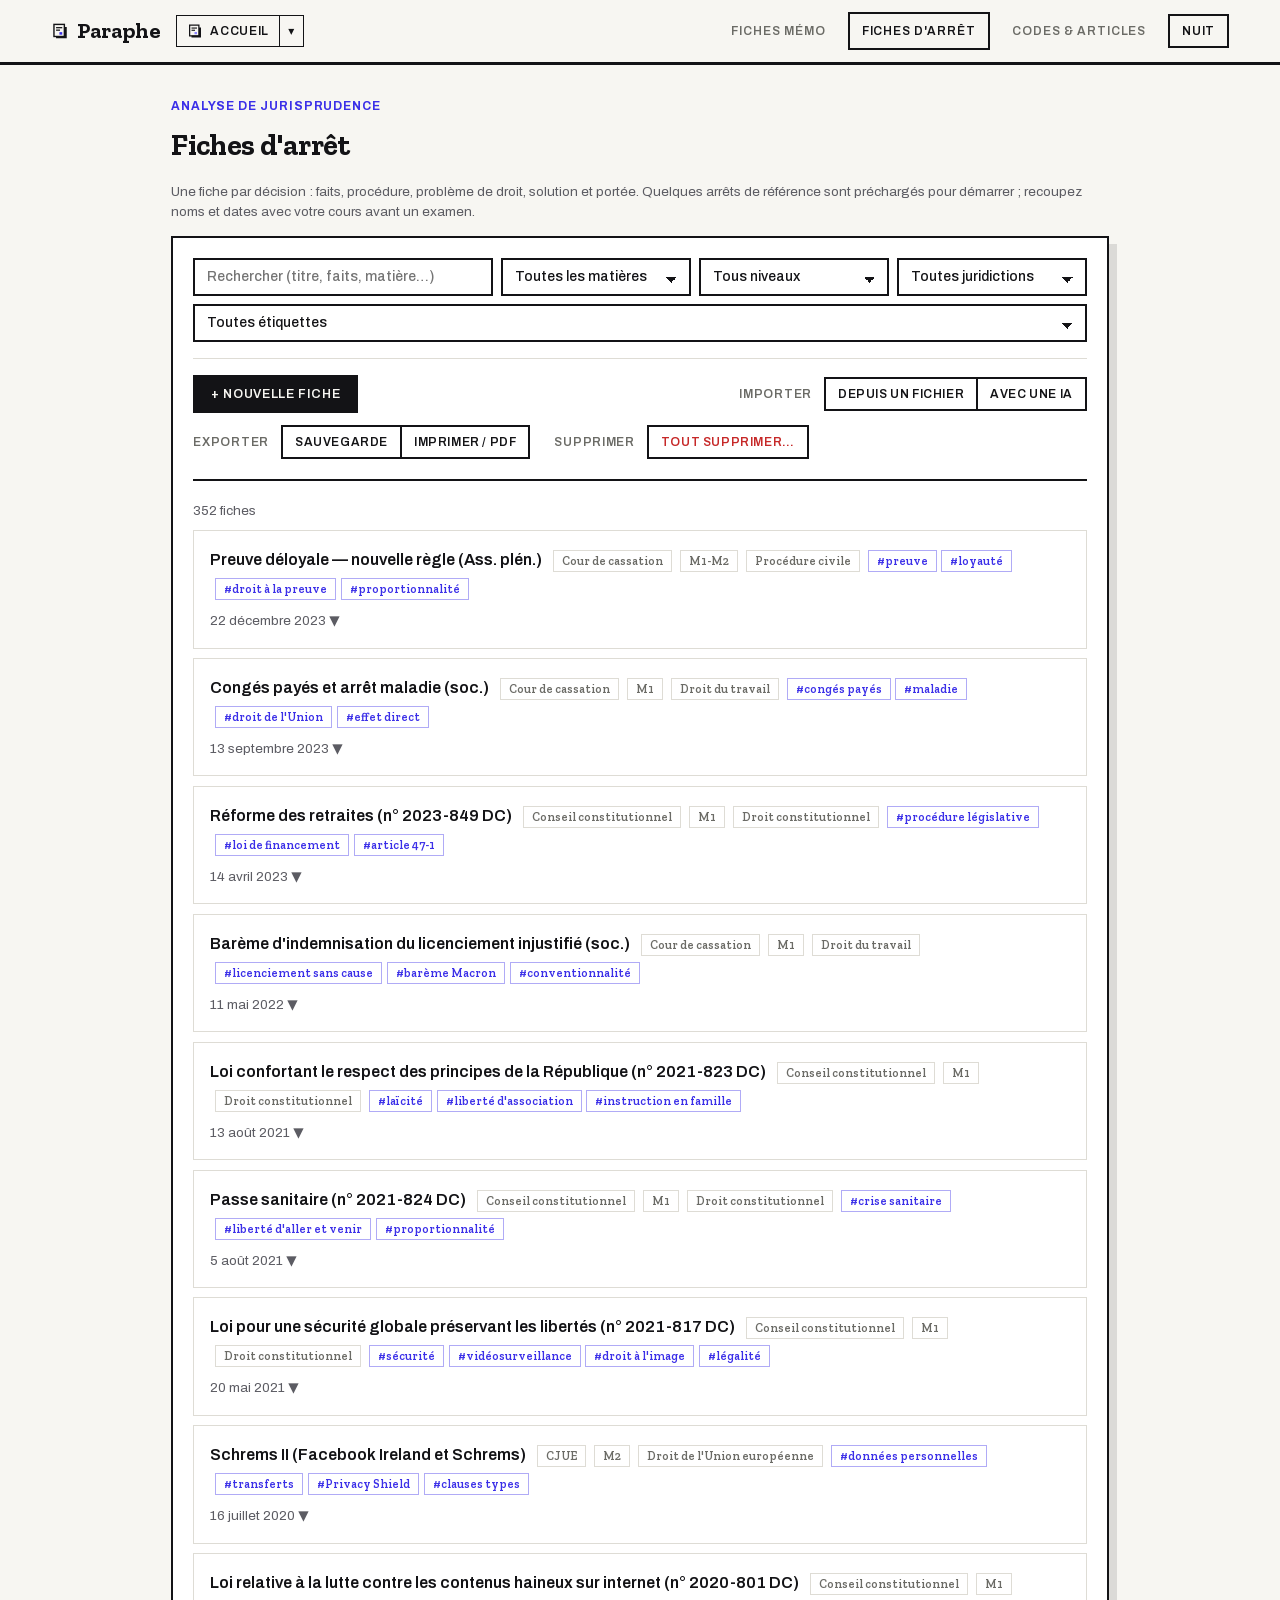
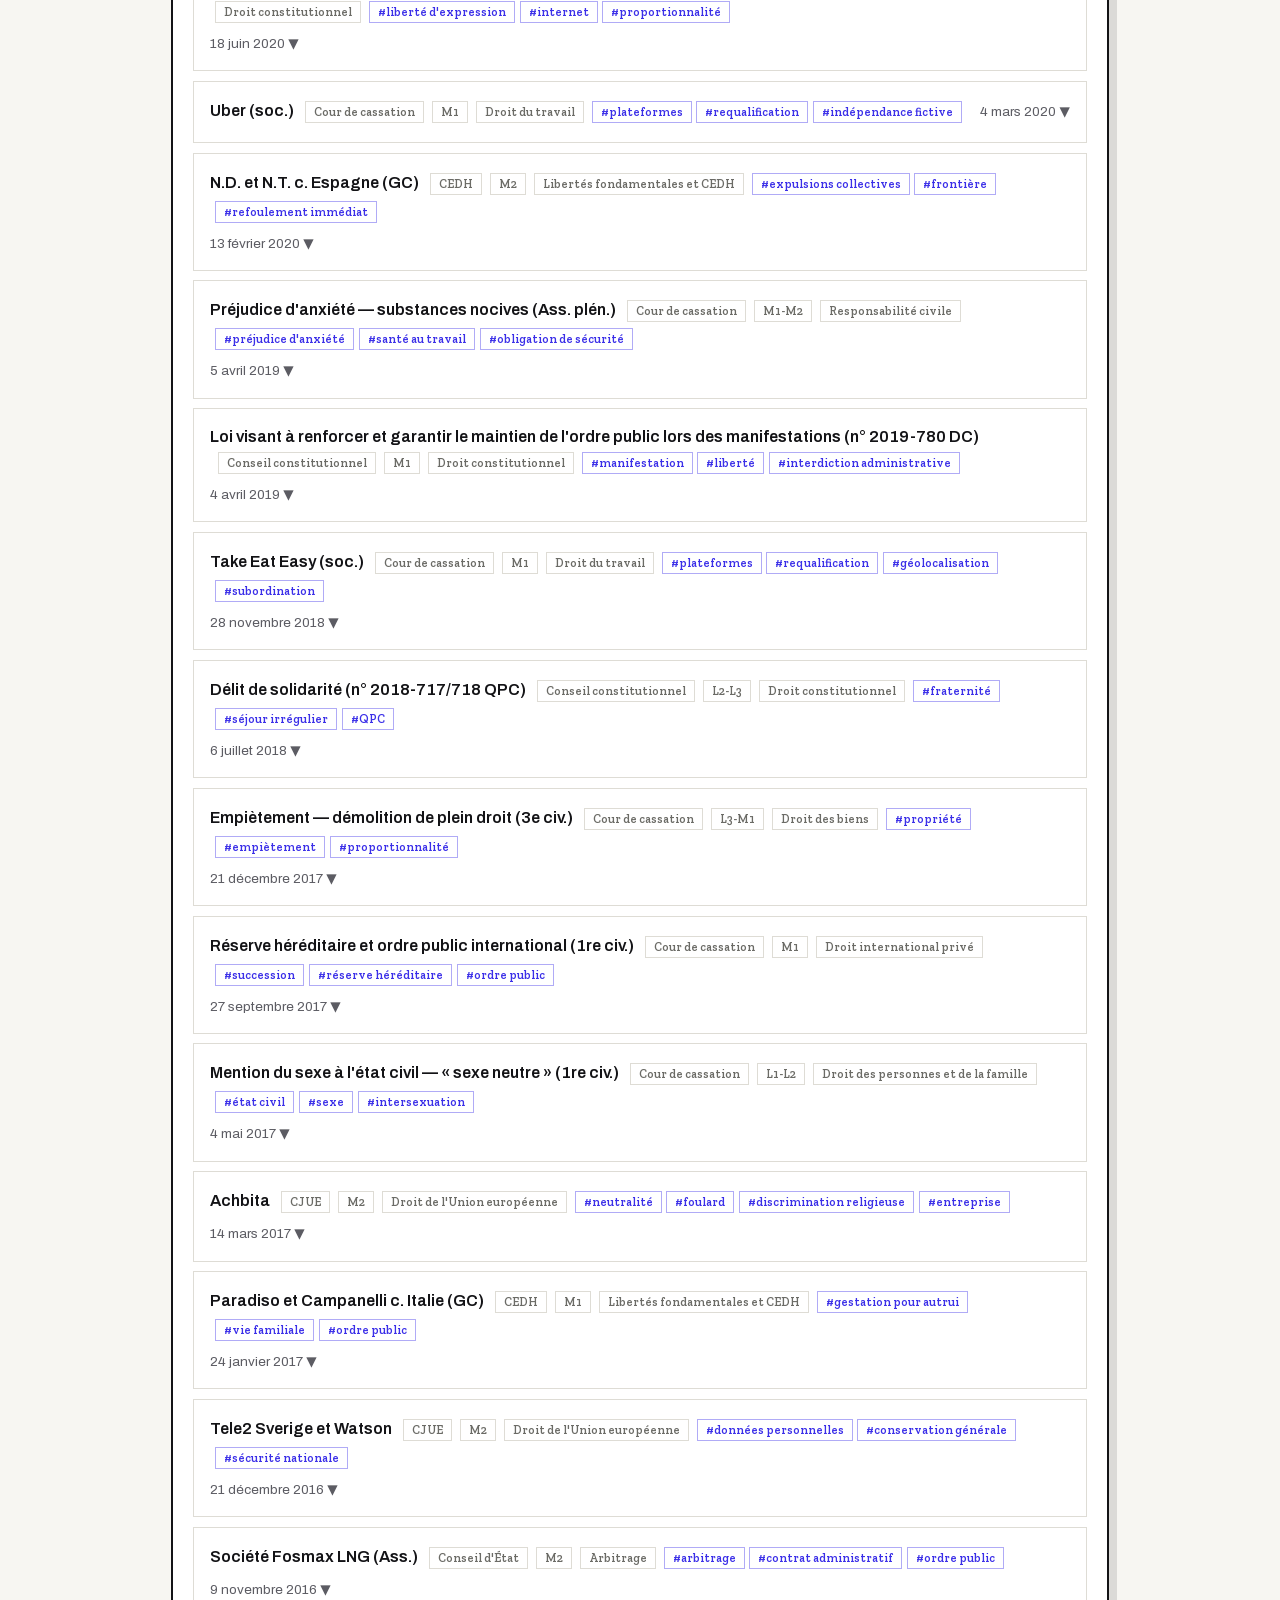
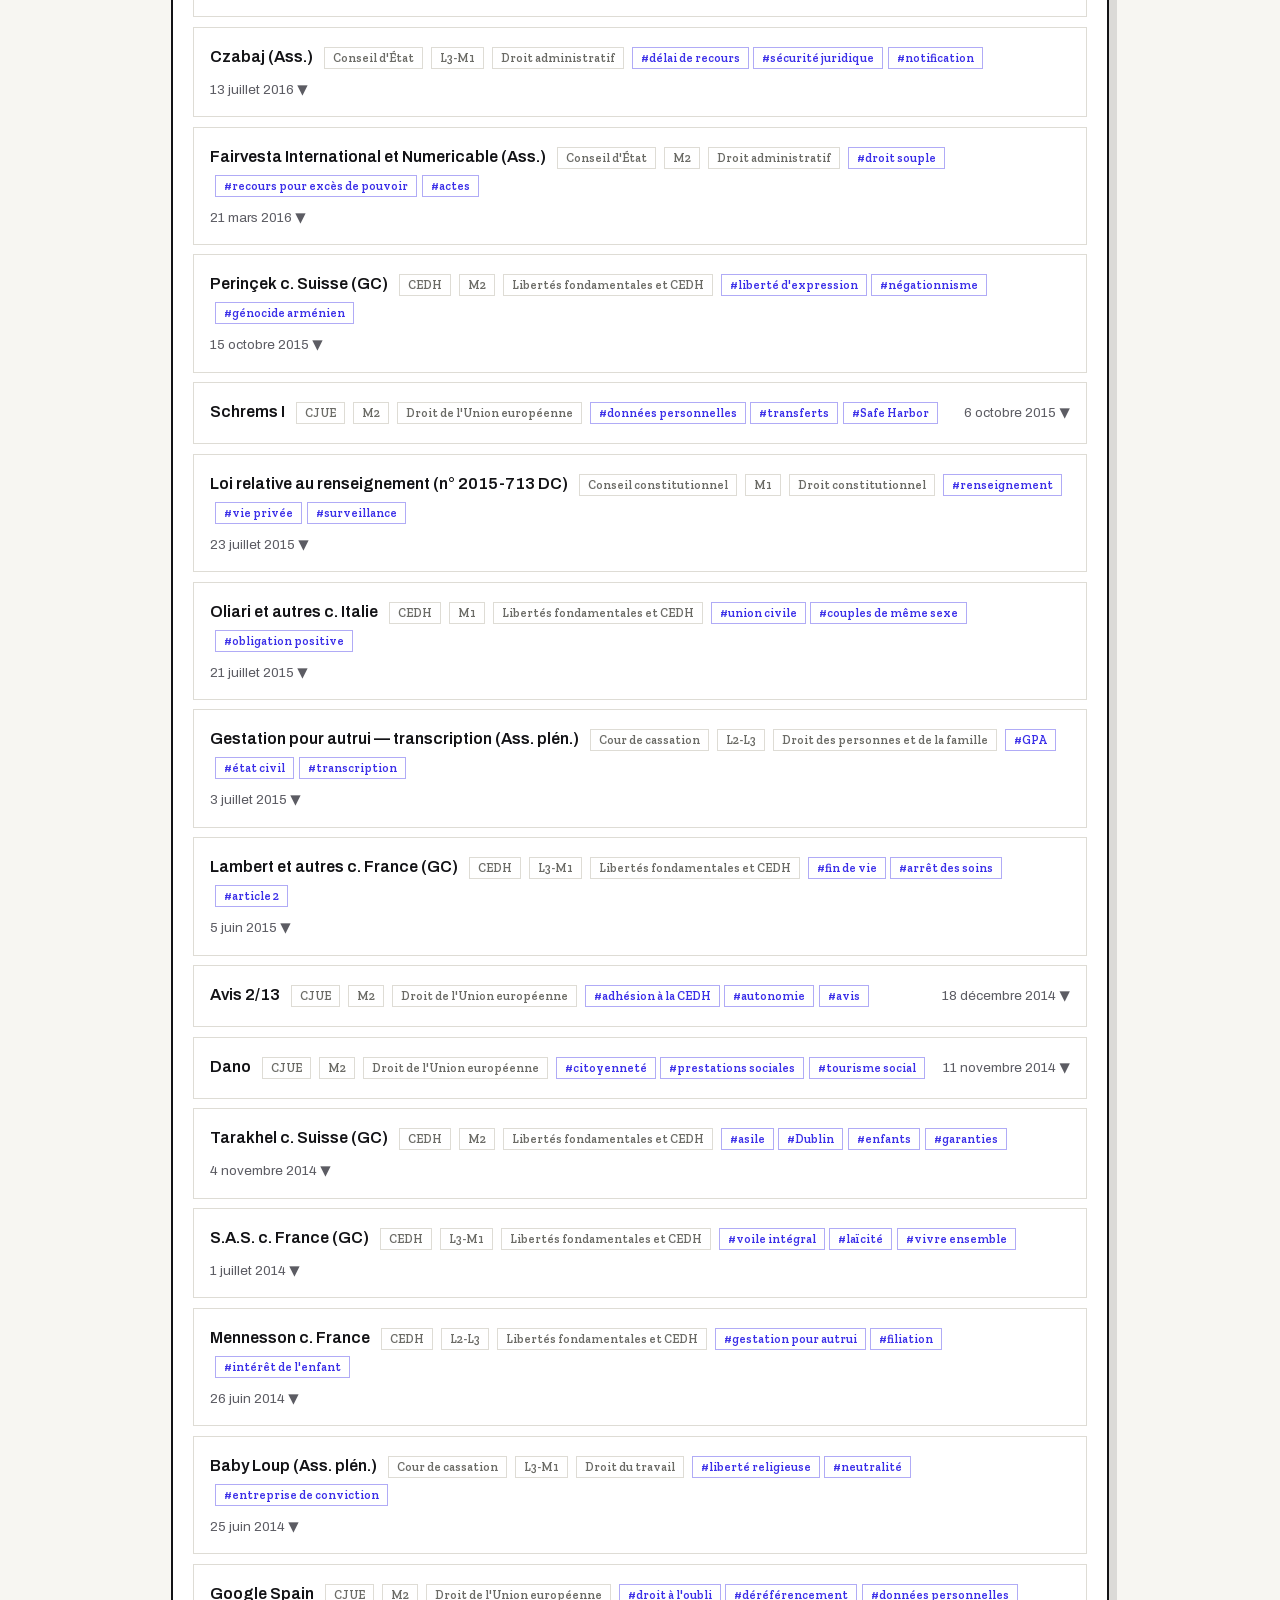
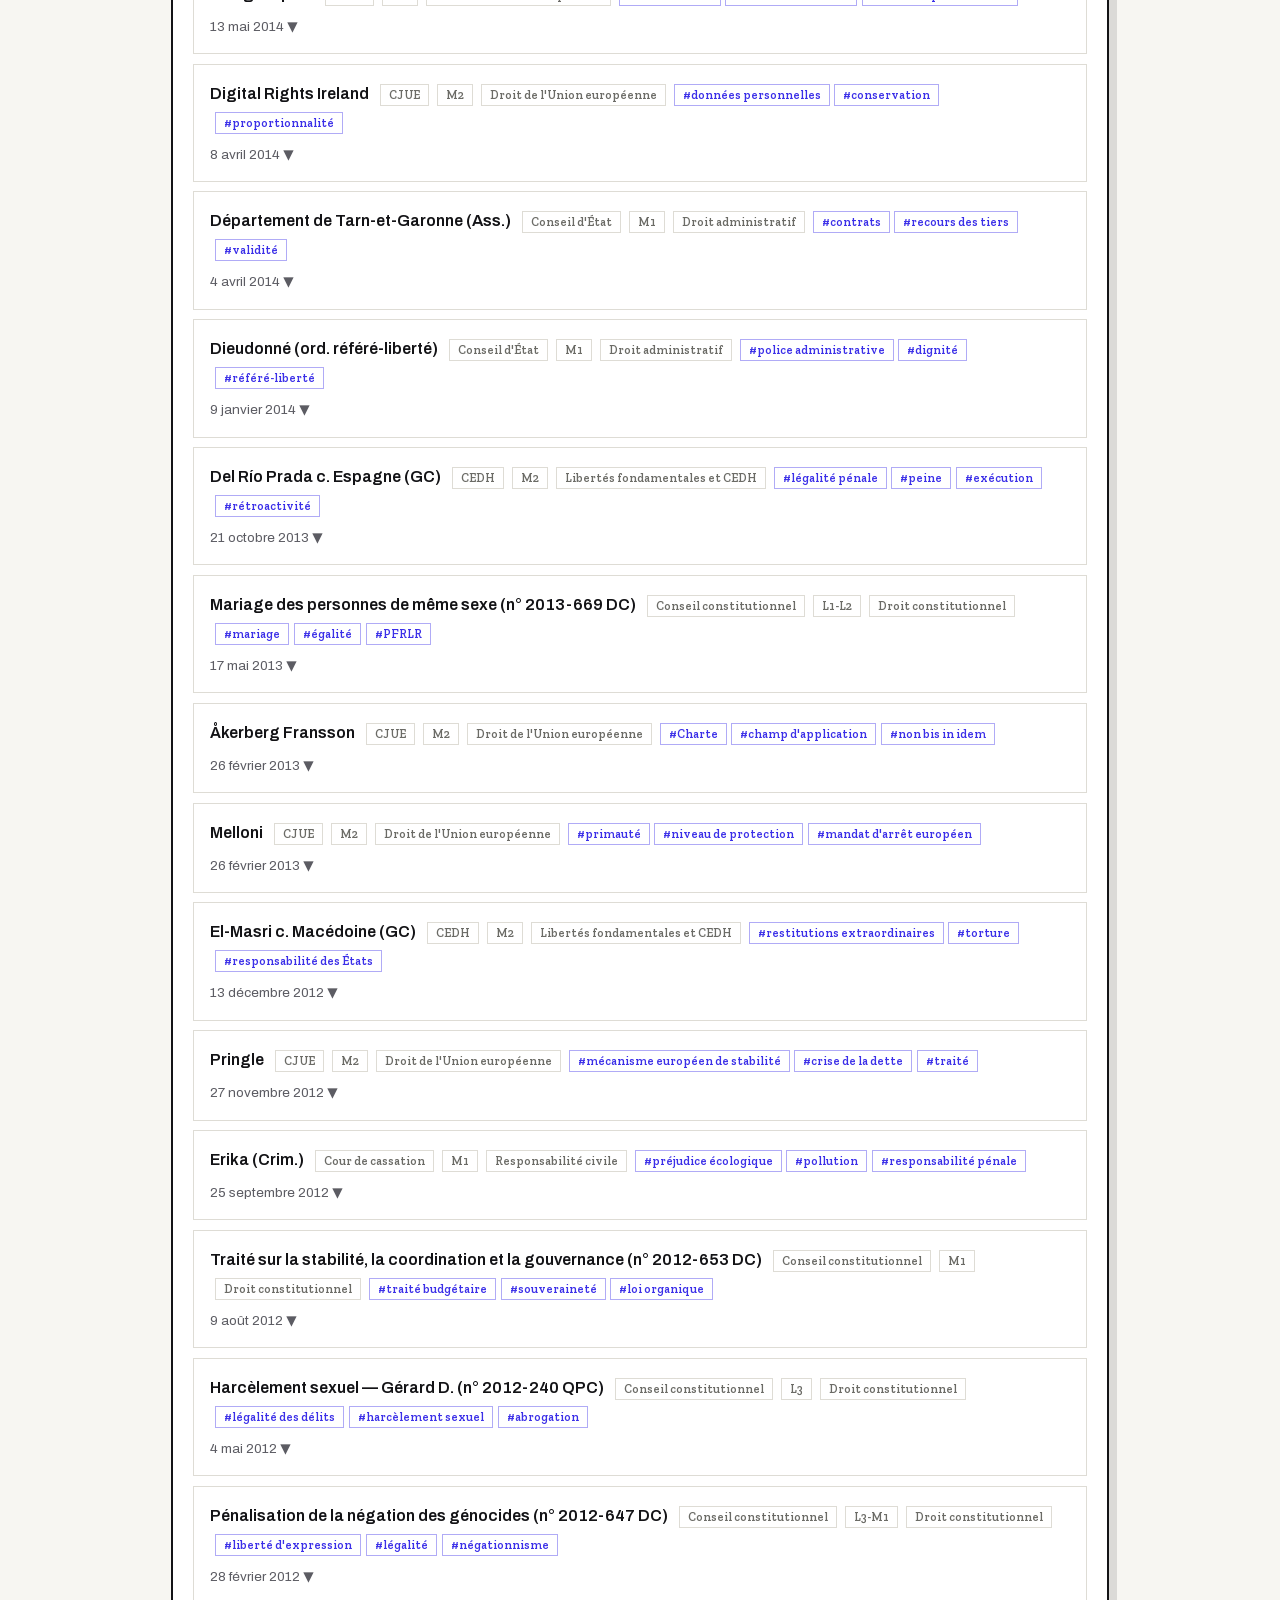
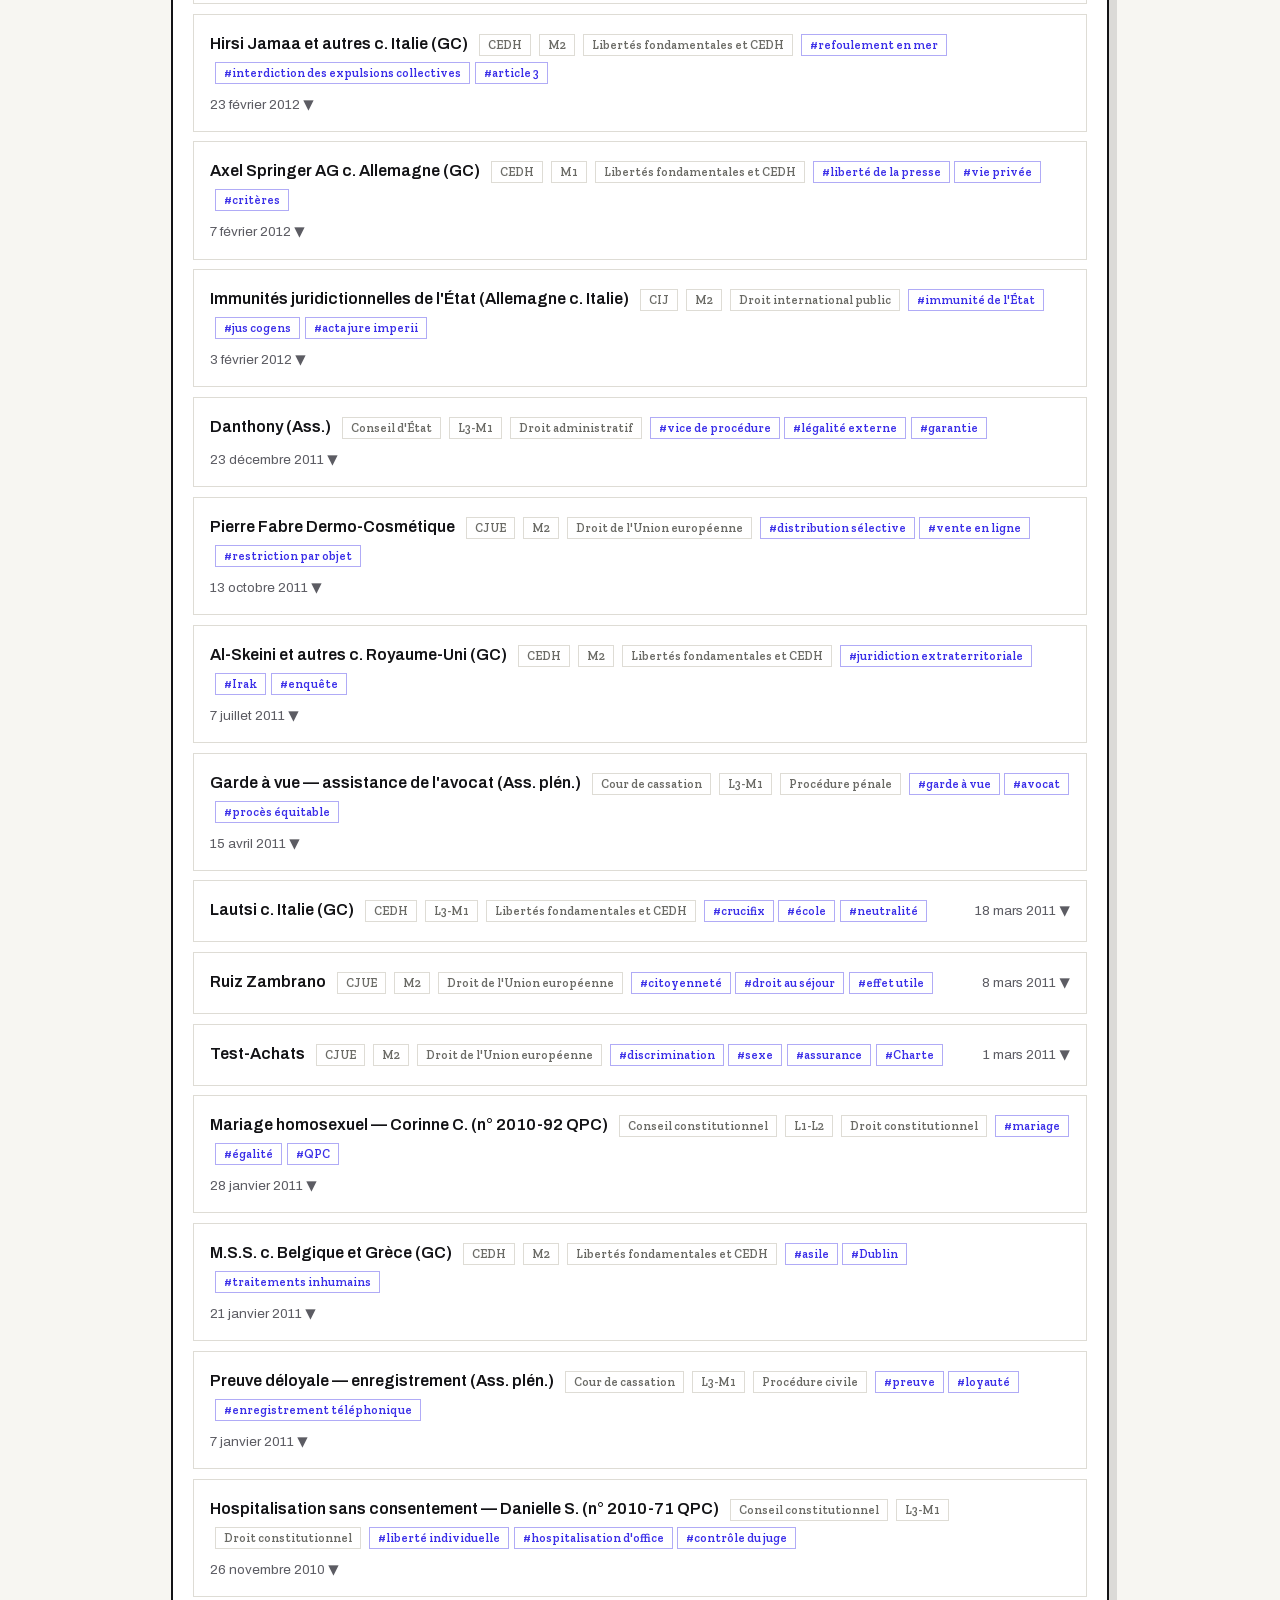
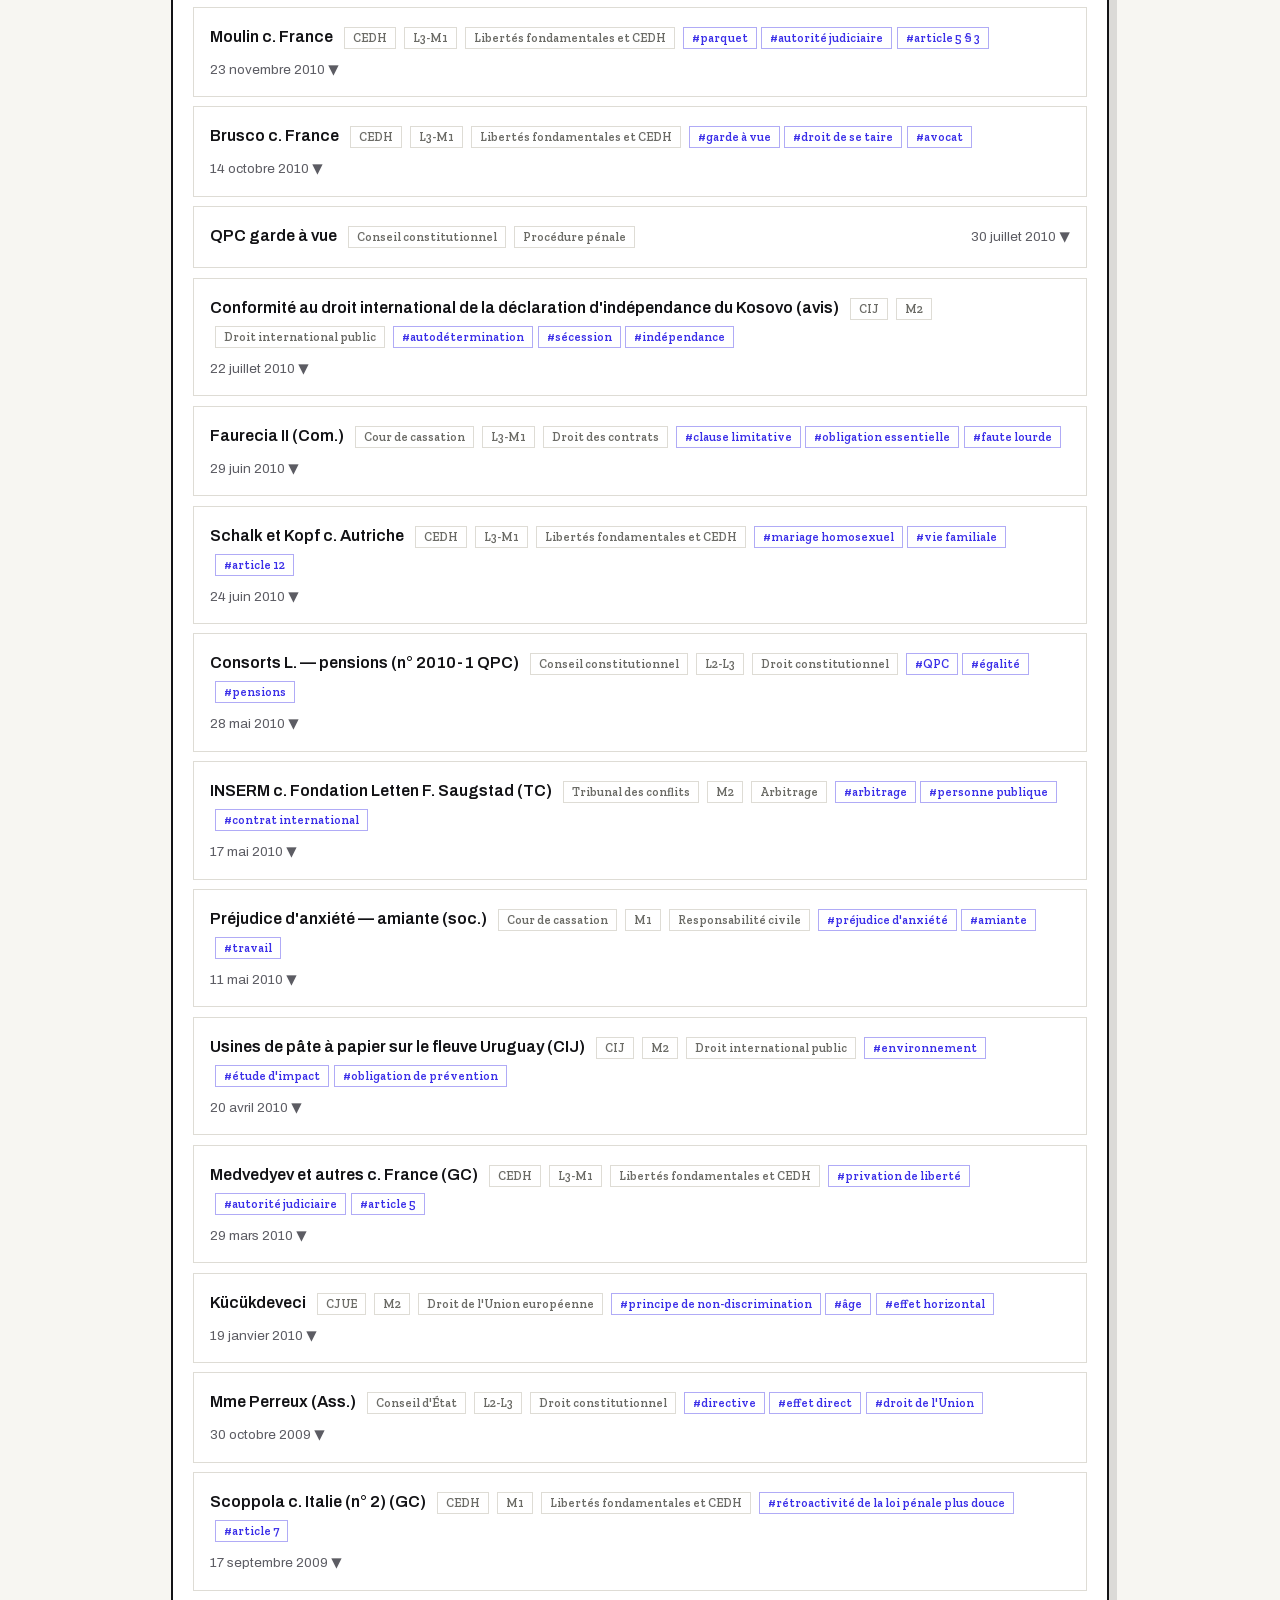
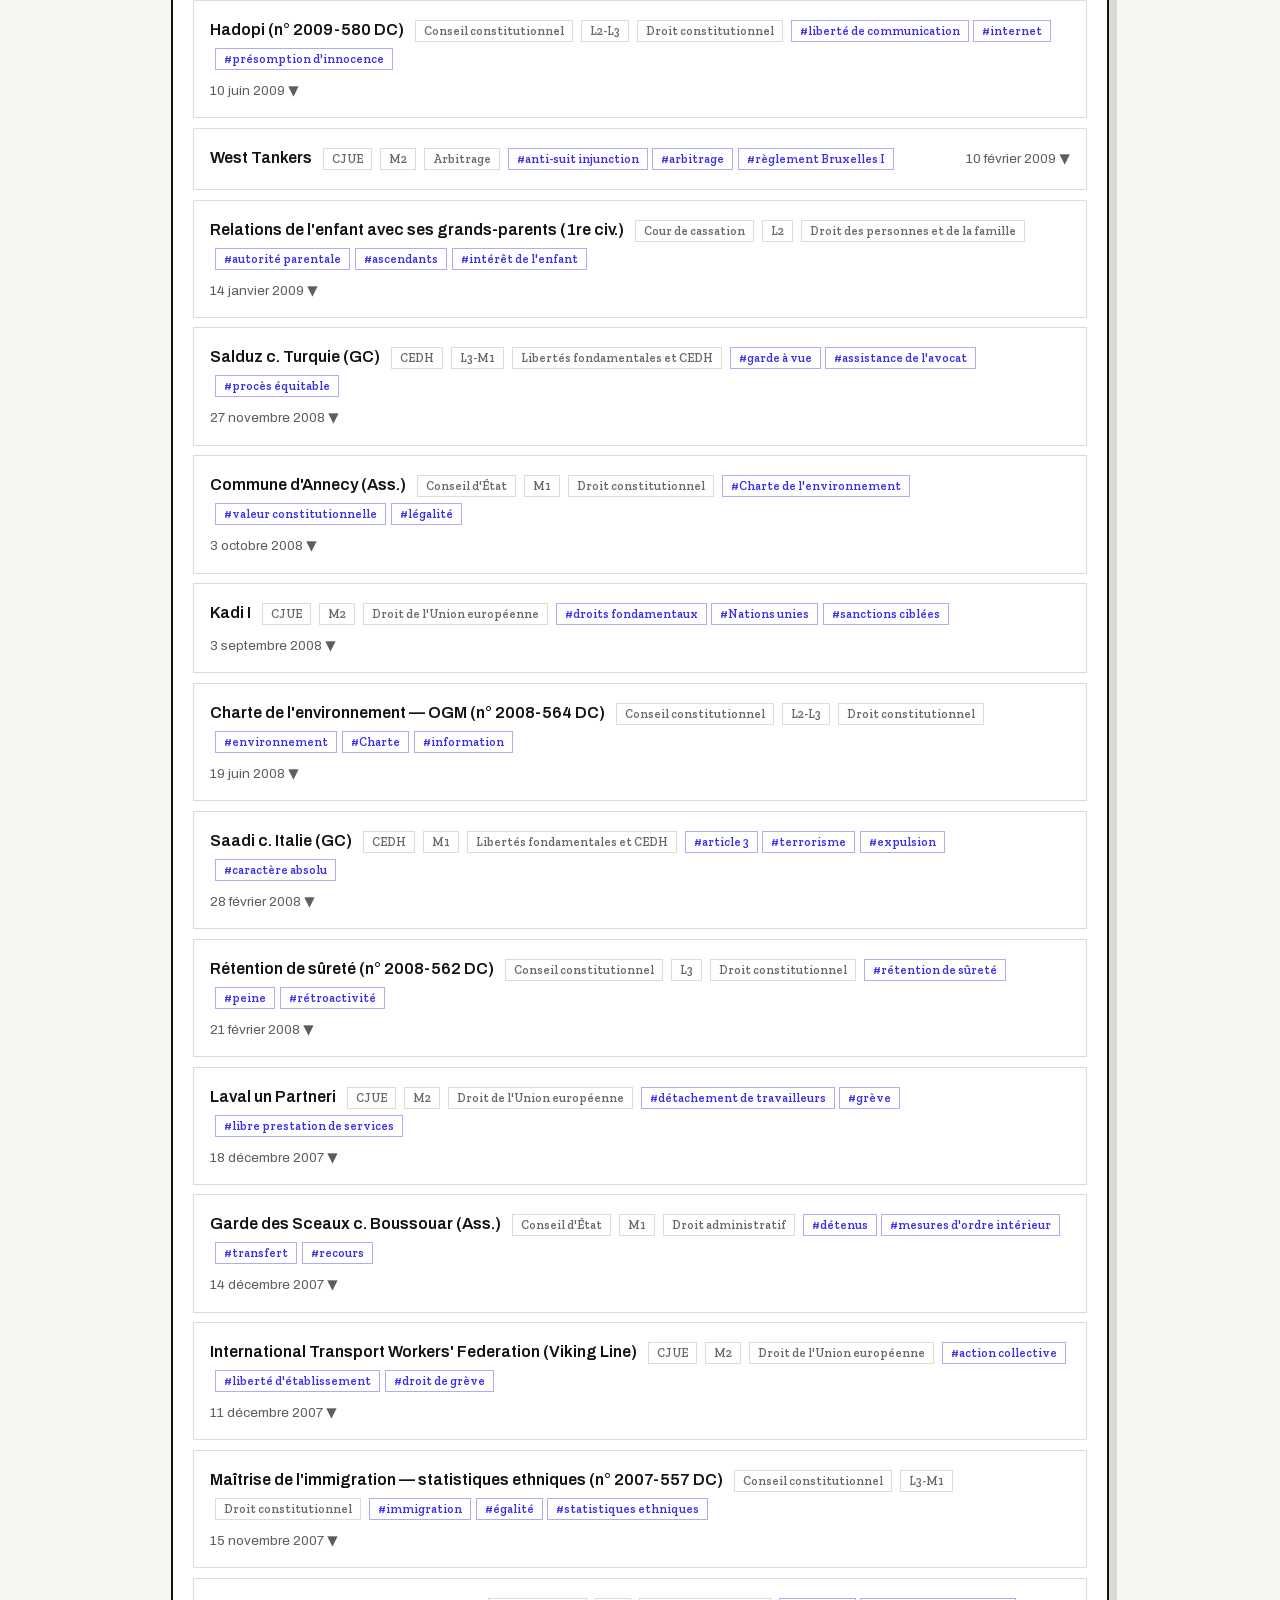
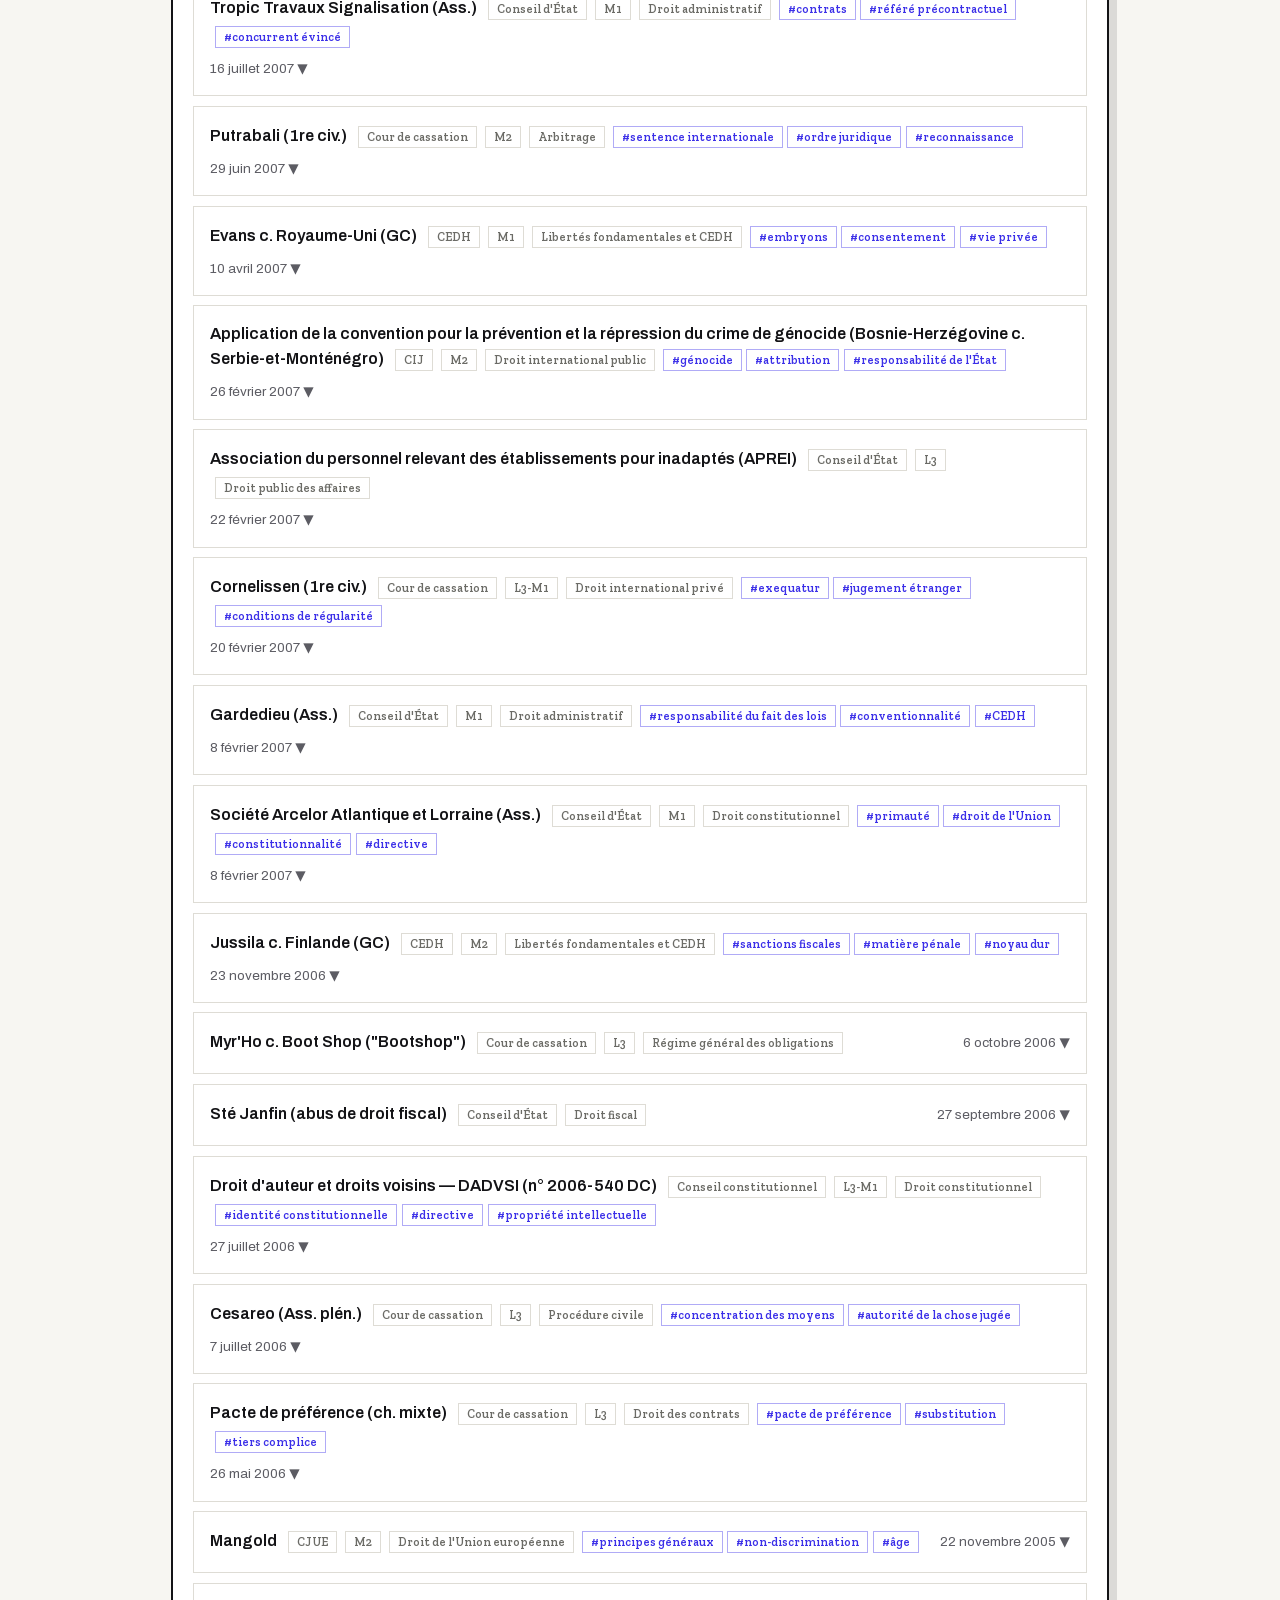
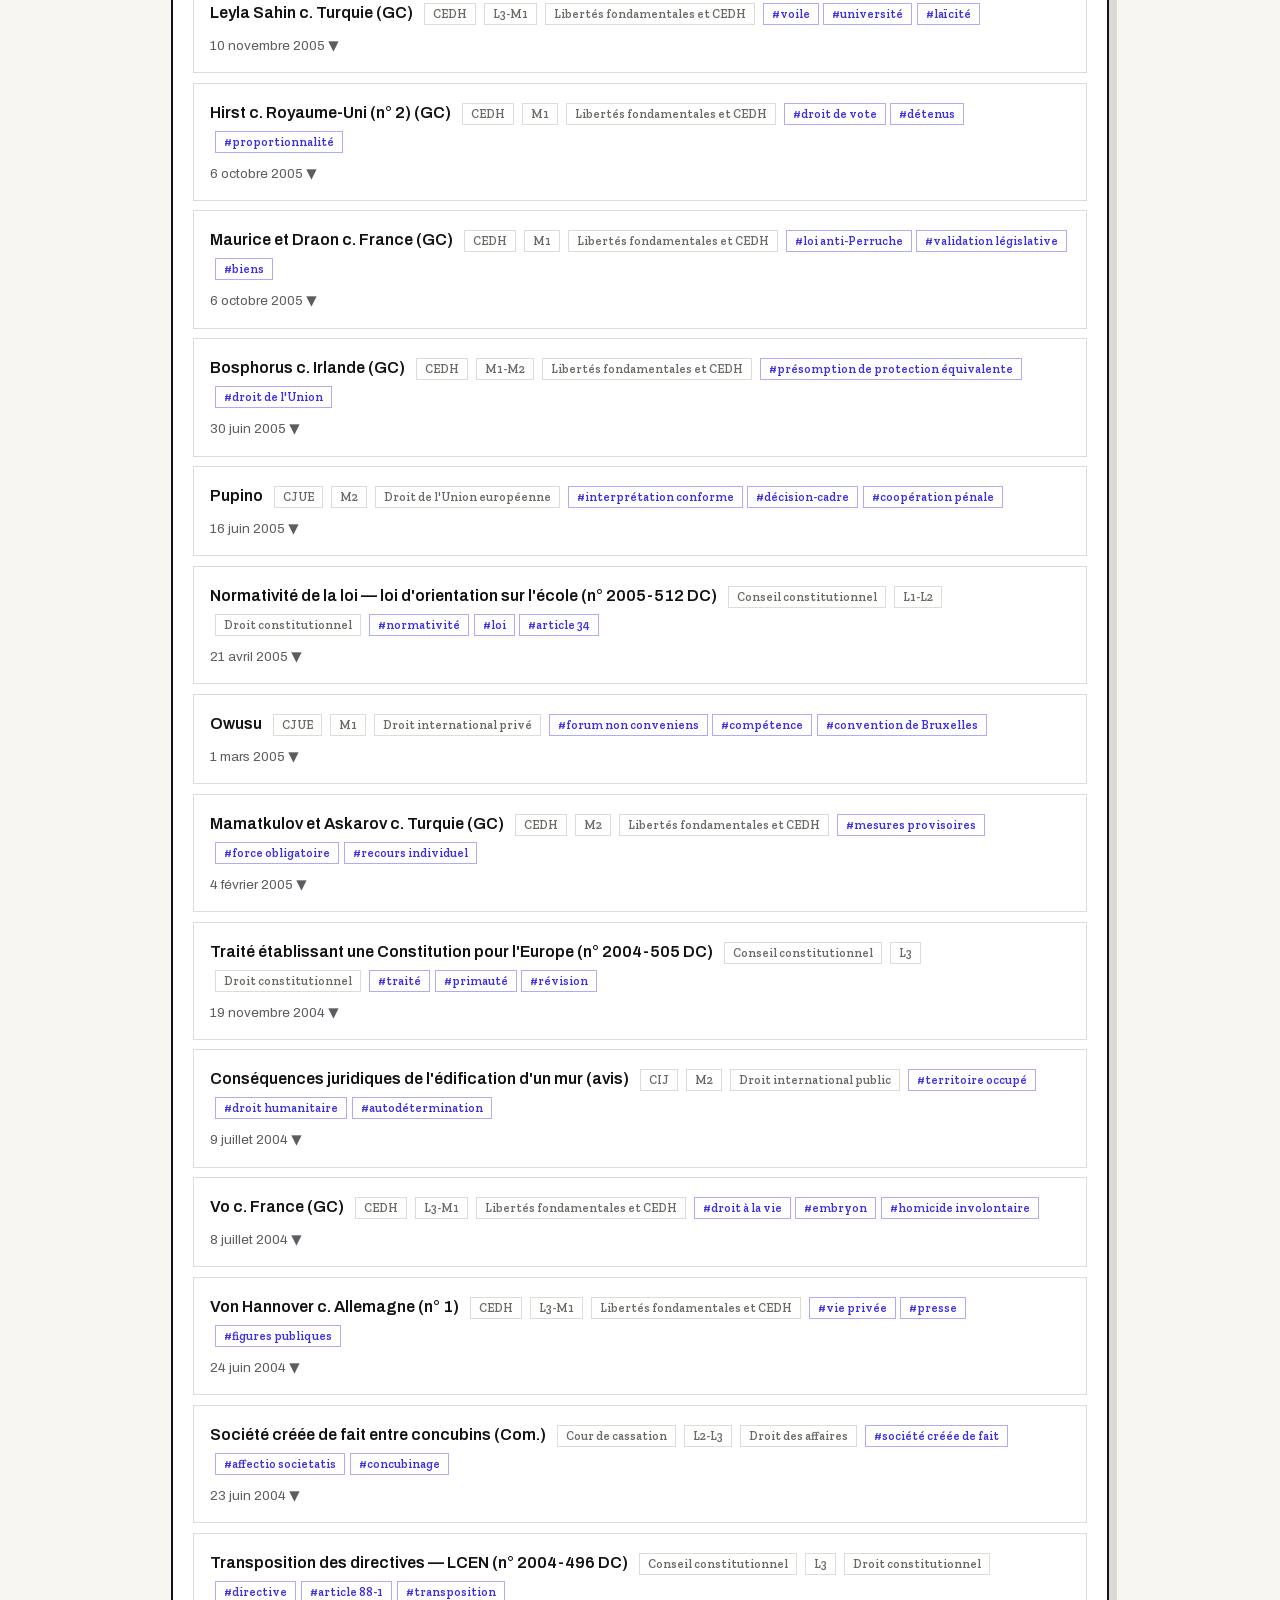
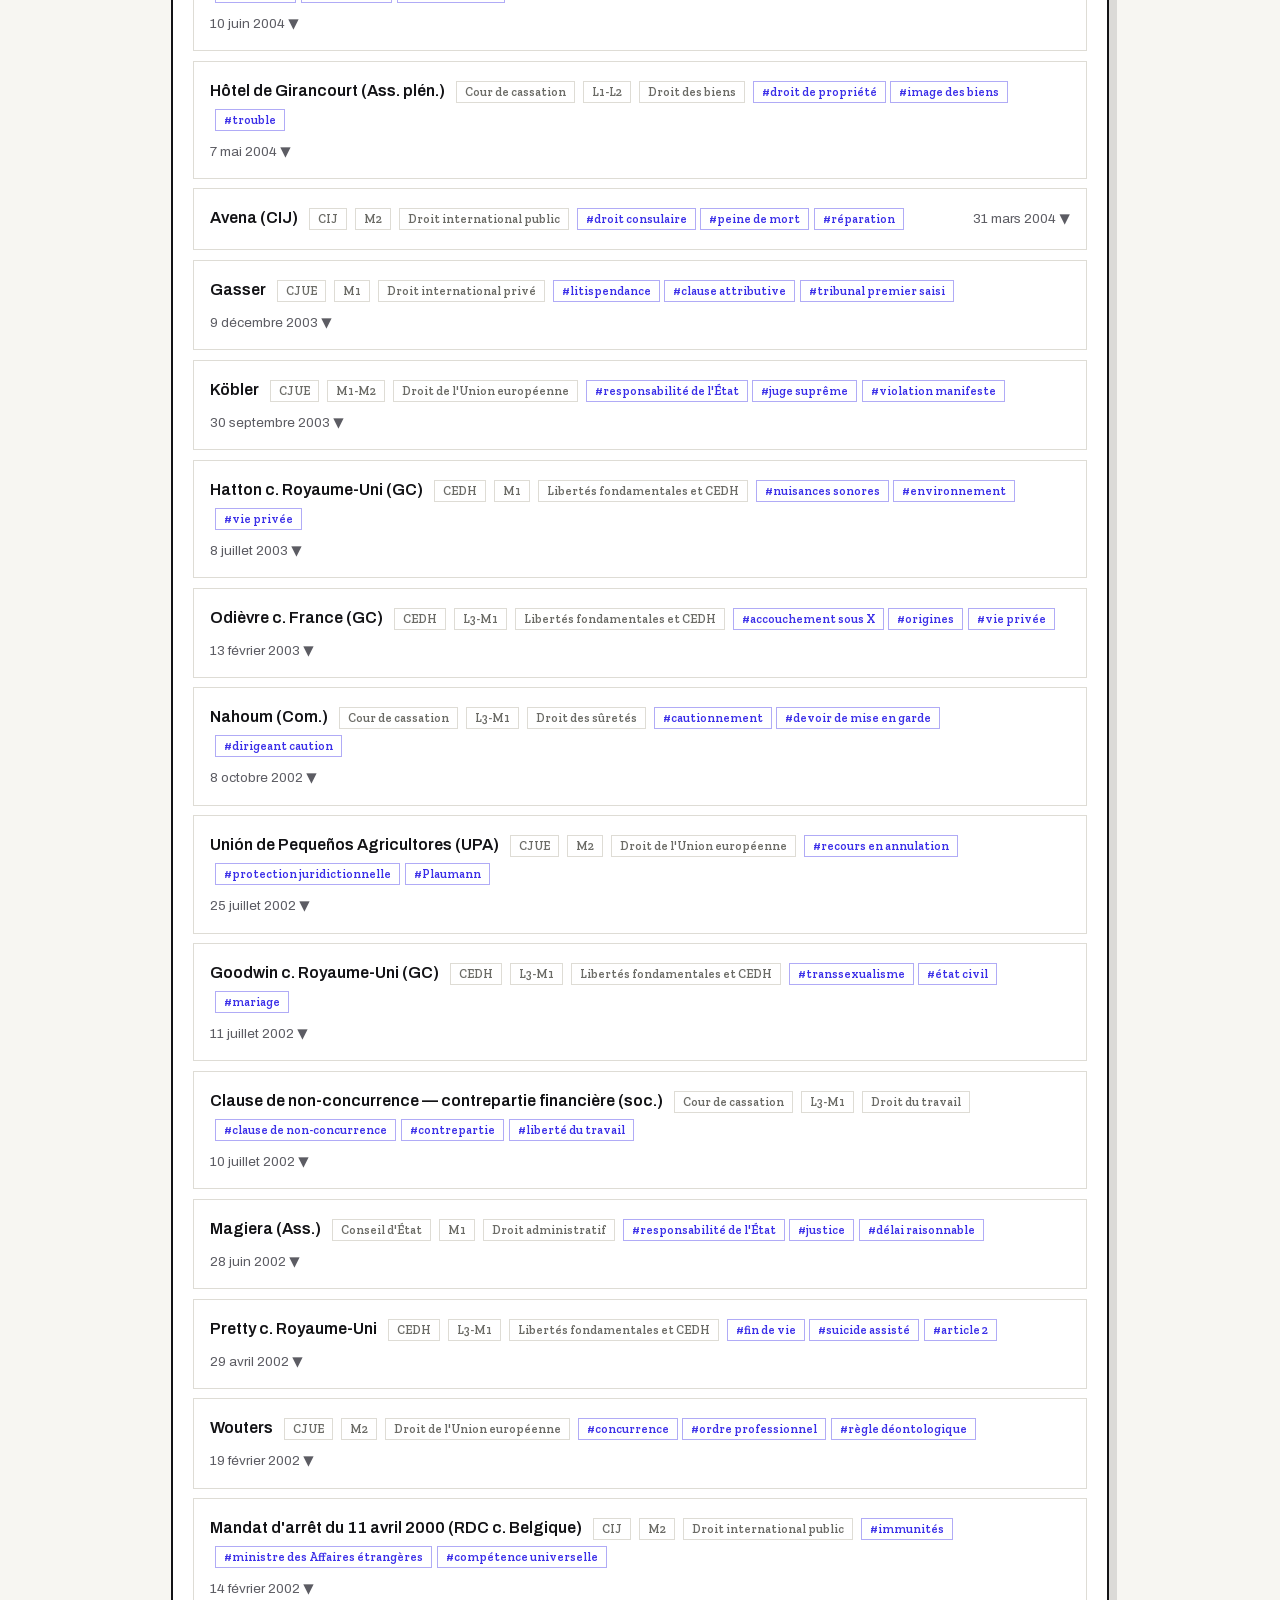
<file: fiches-arret.html>
<!doctype html>
<html lang="fr">
<head>
<meta charset="UTF-8"><script src="donnees.js"></script>
<title>Fiches d'arrêt — Paraphe</title>
<meta name="viewport" content="width=device-width, initial-scale=1">
<link rel="apple-touch-icon" href="icons/icon-180.png">
<meta name="apple-mobile-web-app-capable" content="yes">
<meta name="apple-mobile-web-app-status-bar-style" content="black-translucent">
<meta name="mobile-web-app-capable" content="yes">
<meta name="theme-color" content="#131316">
<script src="taille.js"></script><script src="clavier.js" defer></script><script src="navigation.js" defer></script>
<link rel="stylesheet" href="fonts/fonts.css">
<script src="pwa.js" defer></script>
<link rel="manifest" href="manifest.json">
<link rel="icon" type="image/svg+xml" href="icons/favicon.svg">
<link rel="stylesheet" href="style.css">
<style>
  .badge.etiquette{margin-left:0.3rem;border-color:rgba(var(--acc),.4);color:rgb(var(--acc))}
  a.lien-croise{color:rgb(var(--acc));font-weight:600;text-decoration:none}
  a.lien-croise:hover{text-decoration:underline}
  main.arrets{max-width:1040px}
  /* le formulaire n'apparaît qu'à la demande (nouvelle fiche ou modification) */
  #panneauFiche{border-color:rgb(var(--acc));box-shadow:8px 8px 0 rgb(var(--acc))}
  #panneauFiche[hidden]{display:none}
  .panneau-tete{display:flex;justify-content:space-between;align-items:center;gap:var(--e3)}
  .panneau-tete h3{margin:0}
  .barre-liste{margin-bottom:var(--e5);padding-bottom:var(--e5);border-bottom:2px solid var(--encre)}   /* la liste commence nettement sous la barre */
</style>
</head>
<body>
<script src="theme.js"></script>
<header class="topnav">
  <div class="topnav-g">
    <a class="brand" href="Hub.html"><span class="brand-mark" aria-hidden="true"><svg width="18" height="18" viewBox="0 0 32 32"><rect x="5.25" y="4.25" width="18.5" height="21.5" fill="none" stroke="currentColor" stroke-width="2.5"/><path d="M24 9h4v20H9v-4h15z" fill="currentColor"/><rect x="9" y="9" width="11" height="2.2" fill="currentColor"/><rect x="9" y="13.4" width="7" height="2.2" fill="currentColor"/><rect x="15" y="18" width="5" height="4.5" style="fill:rgb(var(--acc,59,47,232))"/></svg></span>Paraphe</a>
    <span data-paraphe-nav></span>
  </div>
  <nav>
    <a href="flashcards.html">Fiches mémo</a>
    <a href="fiches-arret.html" class="active">Fiches d'arrêt</a>
    <a href="codes.html">Codes &amp; articles</a>
    <button id="theme-toggle" aria-pressed="false">Nuit</button>
  </nav>
</header>
<main class="arrets">
  <p class="eyebrow">Analyse de jurisprudence</p>
  <h1>Fiches d'arrêt</h1>
  <p class="muted">Une fiche par décision : faits, procédure, problème de droit, solution et portée. Quelques arrêts de référence sont préchargés pour démarrer ; recoupez noms et dates avec votre cours avant un examen.</p>

  <div class="card" id="panneauFiche" hidden>
    <div class="panneau-tete"><h3 id="formTitle">Nouvelle fiche</h3><button type="button" id="fermerPanneau" aria-label="Fermer le formulaire">Fermer</button></div>
    <input type="hidden" id="editId">
    <div class="row">
      <div style="flex:2; min-width:200px;">
        <label for="fTitre">Titre (nom de l'arrêt)</label>
        <input type="text" id="fTitre" placeholder="ex. Cass. civ. 1re, 28 janvier 1998">
      </div>
      <div style="flex:1; min-width:160px;">
        <label for="fJuridiction">Juridiction</label>
        <select id="fJuridiction">
          <option>Cour de cassation</option>
          <option>Conseil d'État</option>
          <option>Conseil constitutionnel</option>
          <option>Tribunal des conflits</option>
          <option>CJUE</option>
          <option>CIJ</option>
          <option>CEDH</option>
          <option>Cour d'appel</option>
          <option>Tribunal judiciaire</option>
          <option>Autre</option>
        </select>
      </div>
      <div style="flex:1; min-width:140px;">
        <label for="fDate">Date</label>
        <input type="date" id="fDate">
      </div>
    </div>
    <label for="fMatiere">Matière</label>
    <input type="text" id="fMatiere" list="matiereList" placeholder="ex. Droit des obligations">
    <datalist id="matiereList"></datalist>
    <label for="fNiveau">Niveau d'étude</label>
    <select id="fNiveau"><option value="">Non précisé</option><option>L1</option><option>L2</option><option>L3</option><option>M1</option><option>M2</option></select>
    <label for="fTags">Étiquettes</label>
    <input type="text" id="fTags" placeholder="ex. revirement, responsabilité, à revoir — séparées par des virgules">

    <label for="fFaits">Faits</label>
    <textarea id="fFaits" placeholder="Résumé des faits pertinents"></textarea>

    <label for="fProcedure">Procédure</label>
    <textarea id="fProcedure" placeholder="Historique procédural, moyens des parties"></textarea>

    <label for="fProbleme">Problème de droit</label>
    <textarea id="fProbleme" placeholder="Question de droit posée à la juridiction"></textarea>

    <label for="fSolution">Solution / motifs</label>
    <textarea id="fSolution" placeholder="Décision rendue et raisonnement"></textarea>

    <label for="fAttendu">Attendu de principe</label>
    <textarea id="fAttendu" placeholder="Citation exacte du principe posé (« Attendu que… », « Il résulte de… »)"></textarea>

    <label for="fPortee">Portée</label>
    <textarea id="fPortee" placeholder="Apport de l'arrêt, revirement, portée future"></textarea>

    <div class="row end" style="margin-top:0.8rem;">
      <button id="cancelEditBtn">Annuler</button>
      <button id="saveBtn" class="primary">Enregistrer la fiche</button>
    </div>
  </div>

  <div class="card">
    <div class="barre barre-liste">
      <div class="barre-filtres">
        <input type="search" id="searchBox" placeholder="Rechercher (titre, faits, matière…)" aria-label="Rechercher une fiche">
        <select id="filterMatiere" aria-label="Filtrer par matière"><option value="">Toutes les matières</option></select>
        <select id="filterNiveau" aria-label="Filtrer par niveau d'étude"><option value="">Tous niveaux</option><option>L1</option><option>L2</option><option>L3</option><option>M1</option><option>M2</option></select>
        <select id="filterJuridiction" aria-label="Filtrer par juridiction"><option value="">Toutes juridictions</option></select>
        <select id="filterTag" aria-label="Filtrer par étiquette"><option value="">Toutes étiquettes</option></select>
      </div>
      <div class="barre-actions">
      <button type="button" id="nouvelleFiche" class="primary">+ Nouvelle fiche</button>
      <div class="barre-groupe" role="group" aria-label="Importer">
        <span class="barre-titre">Importer</span>
        <button type="button" id="importBtn" title="Reprendre un fichier .json enregistré depuis cet outil">Depuis un fichier</button>
        <button type="button" id="promptIA" title="Copier un prompt qui fait convertir votre document (PDF, Word, texte…) par une IA au format d’import">Avec une IA</button>
      </div>
      <div class="barre-groupe" role="group" aria-label="Exporter">
        <span class="barre-titre">Exporter</span>
        <button type="button" id="exportBtn" title="Enregistrer une copie de vos fiches (fichier .json)">Sauvegarde</button>
        <button type="button" id="exportPdfBtn" title="Mettre en page vos fiches pour les imprimer ou les enregistrer en PDF">Imprimer / PDF</button>
      </div>
      <div class="barre-groupe" role="group" aria-label="Supprimer">
        <span class="barre-titre">Supprimer</span>
        <button type="button" id="toutSupprimer" class="danger" title="Effacer toutes vos fiches d'arrêt (double confirmation)">Tout supprimer…</button>
      </div>
      <input type="file" id="importFile" accept="application/json" hidden>
    </div>
    </div>
    <div id="ficheList"></div>
  </div>
</main>
<div id="printArea"></div>

<script src="commun.js"></script>
<script src="jurisprudence.js"></script>
<script>
const STORAGE_KEY = "droit_fiches_arret";
// Fiches d'exemple supprimées par l'utilisateur : sans cette liste, elles revenaient à chaque chargement
const DELETED_SEEDS_KEY = "droit_fiches_arret_seeds_supprimees";

function mkSeedFiche(titre, juridiction, date, matiere, faits, procedure, probleme, solution, portee) {
  return { titre, juridiction, date, matiere, faits, procedure, probleme, solution, portee };
}

const SEED = [
mkSeedFiche(
  "Blanco", "Tribunal des conflits", "1873-02-08", "Droit public des affaires",
  "Une fillette est blessée par un wagonnet appartenant à une manufacture de tabac, service exploité par l'État.",
  "Le Tribunal des conflits est saisi pour déterminer l'ordre juridictionnel compétent, judiciaire ou administratif.",
  "La responsabilité de l'État du fait des services publics relève-t-elle des règles de droit commun applicables entre particuliers ?",
  "Non : la responsabilité de la puissance publique n'est ni générale ni absolue, elle a ses règles propres qui varient selon les besoins du service et la nécessité de concilier les droits de l'État avec les droits privés ; le juge administratif est compétent.",
  "Arrêt fondateur du droit administratif français : il consacre son autonomie par rapport au droit civil et pose les bases de la responsabilité administrative."
),
mkSeedFiche(
  "Société commerciale de l'Ouest africain (\"Bac d'Eloka\")", "Autre", "1921-01-22", "Droit public des affaires",
  "Un usager est victime d'un accident lors de la traversée d'une lagune par un bac exploité par une colonie.",
  "Question de compétence juridictionnelle portée devant le Tribunal des conflits.",
  "Le service d'un bac, exploité dans les mêmes conditions qu'une entreprise privée, relève-t-il du droit administratif ?",
  "Non : lorsqu'une personne publique gère un service dans les mêmes conditions qu'un industriel ordinaire, ce service est un service public industriel et commercial (SPIC) relevant du droit privé et du juge judiciaire.",
  "Consacre la distinction SPA/SPIC, fondamentale pour déterminer le régime juridique applicable aux activités publiques à caractère économique."
),
mkSeedFiche(
  "Époux Bertin", "Conseil d'État", "1956-04-20", "Droit public des affaires",
  "Un contrat verbal confie à des particuliers la nourriture de réfugiés en 1944, dans le cadre d'une mission de service public confiée par l'État.",
  "Litige né de l'exécution du contrat ; question de la juridiction compétente.",
  "Un contrat ayant pour objet l'exécution même du service public est-il, de ce seul fait, un contrat administratif ?",
  "Oui : un contrat par lequel un particulier est associé directement à l'exécution même du service public est un contrat administratif, sans qu'il soit besoin de rechercher l'existence de clauses exorbitantes.",
  "Consacre un critère matériel alternatif (l'objet du contrat) de qualification du contrat administratif, à côté du critère des clauses exorbitantes."
),
mkSeedFiche(
  "Association du personnel relevant des établissements pour inadaptés (APREI)", "Conseil d'État", "2007-02-22", "Droit public des affaires",
  "Une personne privée exerce une activité d'intérêt général sans disposer de prérogatives de puissance publique.",
  "Pourvoi devant le Conseil d'État sur la qualification de l'activité.",
  "Une personne privée peut-elle être regardée comme chargée d'une mission de service public en l'absence de prérogatives de puissance publique ?",
  "Oui, sous réserve d'un faisceau d'indices : conditions de création, d'organisation et de fonctionnement, obligations imposées, mesures de contrôle par l'administration, prérogatives éventuelles.",
  "Assouplit les critères \"Narcy\" (1963) en admettant la reconnaissance d'un service public confié à une personne privée même sans prérogative de puissance publique."
),

mkSeedFiche(
  "Motte", "Cour de cassation", "1946-06-04", "Droit des sociétés",
  "Un litige oppose les organes d'une société commerciale sur la répartition de leurs pouvoirs respectifs.",
  "Pourvoi en cassation sur la portée des décisions de l'assemblée générale.",
  "L'assemblée générale des actionnaires peut-elle empiéter sur les attributions du conseil d'administration ?",
  "Non : chaque organe social dispose de compétences qui lui sont propres et exclusives ; l'assemblée ne peut se substituer au conseil d'administration dans l'exercice de ses attributions légales.",
  "Arrêt fondateur du principe de la hiérarchie et de la spécialisation des pouvoirs entre organes sociaux, toujours invoqué en droit des sociétés."
),
mkSeedFiche(
  "Comité d'établissement de Saint-Chamond", "Cour de cassation", "1954-01-28", "Droit des sociétés",
  "Un comité d'établissement, groupement non expressément doté de la personnalité morale par un texte, agit en justice.",
  "Pourvoi sur la capacité juridique du comité à agir.",
  "Un groupement peut-il se voir reconnaître la personnalité morale en l'absence de texte le prévoyant expressément ?",
  "Oui : la personnalité civile n'est pas une création de la loi, elle appartient en principe à tout groupement pourvu d'une possibilité d'expression collective pour la défense d'intérêts licites, dignes d'être juridiquement protégés.",
  "Consacre une conception \"réaliste\" de la personnalité morale, essentielle pour comprendre la nature juridique de la société au-delà du seul formalisme de l'immatriculation."
),

mkSeedFiche(
  "Société Générale (lien de subordination)", "Cour de cassation", "1996-11-13", "Droit du travail",
  "Un litige porte sur la qualification d'une relation contractuelle en contrat de travail.",
  "Pourvoi en cassation (chambre sociale) sur les critères du contrat de travail.",
  "Quel est le critère déterminant pour qualifier une relation contractuelle de contrat de travail ?",
  "Le lien de subordination juridique, caractérisé par l'exécution d'un travail sous l'autorité d'un employeur qui a le pouvoir de donner des ordres et directives, d'en contrôler l'exécution et de sanctionner les manquements.",
  "Fixe la définition de référence du lien de subordination, critère central de qualification du contrat de travail encore appliqué aujourd'hui."
),
mkSeedFiche(
  "Jurisprudence constante — définition de la faute grave", "Cour de cassation", "",  "Droit du travail",
  "Divers litiges relatifs à la qualification d'une faute commise par un salarié comme justifiant une rupture immédiate du contrat.",
  "Contentieux récurrent devant la chambre sociale de la Cour de cassation.",
  "À quelles conditions une faute du salarié peut-elle priver celui-ci du préavis et de l'indemnité de licenciement ?",
  "La faute grave est celle qui rend impossible le maintien du salarié dans l'entreprise pendant la durée du préavis, même limitée dans le temps.",
  "Formule désormais constante, à distinguer de la faute lourde qui suppose en plus une intention de nuire à l'employeur."
),

mkSeedFiche(
  "Benjamin", "Conseil d'État", "1933-05-19", "Libertés fondamentales",
  "Un maire interdit une réunion publique par crainte de troubles à l'ordre public.",
  "Recours pour excès de pouvoir contre l'arrêté d'interdiction.",
  "Dans quelle mesure une autorité de police peut-elle restreindre une liberté publique au nom de la prévention de troubles éventuels ?",
  "L'interdiction n'est légale que si elle est nécessaire, adaptée et proportionnée au risque de trouble à l'ordre public ; de simples risques éventuels ne suffisent pas si des mesures moins contraignantes sont possibles.",
  "Arrêt fondateur du contrôle maximum (proportionnalité) exercé par le juge administratif sur les mesures de police restreignant les libertés publiques."
),
mkSeedFiche(
  "Commune de Morsang-sur-Orge", "Conseil d'État", "1995-10-27", "Libertés fondamentales",
  "Un maire interdit un spectacle de \"lancer de nains\" sur le territoire de sa commune.",
  "Recours contre l'arrêté d'interdiction, en l'absence de circonstances locales particulières de trouble à l'ordre public.",
  "Le respect de la dignité de la personne humaine peut-il fonder, à lui seul, une mesure de police restreignant une liberté ?",
  "Oui : le respect de la dignité de la personne humaine est une composante de l'ordre public, permettant à l'autorité de police d'interdire une attraction qui y porte atteinte, même en l'absence de circonstances locales particulières.",
  "Consacre la dignité de la personne humaine comme composante autonome de l'ordre public, décision majeure et discutée en doctrine."
),

mkSeedFiche(
  "QPC garde à vue", "Conseil constitutionnel", "2010-07-30", "Procédure pénale",
  "Le régime de droit commun de la garde à vue ne garantit pas l'assistance effective d'un avocat pendant les auditions.",
  "Questions prioritaires de constitutionnalité transmises au Conseil constitutionnel.",
  "Le régime de la garde à vue de droit commun est-il conforme aux droits et libertés garantis par la Constitution, notamment aux droits de la défense ?",
  "Non : en l'état, les dispositions ne permettaient pas d'assurer un exercice effectif des droits de la défense, dont l'assistance d'un avocat lors des auditions ; abrogation différée pour laisser le temps d'une réforme.",
  "Décision majeure ayant entraîné la réforme de 2011 sur la garde à vue (présence effective de l'avocat, notification des droits...)."
),

mkSeedFiche(
  "Sté Janfin (abus de droit fiscal)", "Conseil d'État", "2006-09-27", "Droit fiscal",
  "Une société réalise un montage juridique dans le seul but d'obtenir un avantage fiscal, en dehors du champ littéral de l'article L64 LPF alors en vigueur.",
  "Contentieux fiscal devant le Conseil d'État.",
  "L'administration peut-elle sanctionner un montage recherchant un but exclusivement fiscal même hors du champ strict de la procédure d'abus de droit prévue par les textes ?",
  "Oui : le Conseil d'État consacre une théorie prétorienne de la fraude à la loi fiscale, permettant d'écarter les montages artificiels recherchant le bénéfice d'une application littérale des textes contraire à l'intention de leurs auteurs.",
  "Contribue à la construction de la théorie de l'abus de droit fiscal, avant sa codification étendue à l'article L64 du LPF."
),

mkSeedFiche(
  "Mercier", "Cour de cassation", "1936-05-20", "Régime général des obligations",
  "Un patient invoque la responsabilité d'un médecin après l'échec d'un traitement.",
  "Pourvoi en cassation sur le fondement de la responsabilité applicable à la relation médecin-patient.",
  "La responsabilité du médecin envers son patient est-elle de nature contractuelle ou délictuelle, et de quelle intensité est son obligation ?",
  "Il se forme entre le médecin et son patient un véritable contrat, dont découle pour le praticien l'obligation de donner des soins consciencieux, attentifs et conformes aux données de la science — une obligation de moyens, non de résultat.",
  "Arrêt fondateur de la distinction obligation de moyens / obligation de résultat, toujours structurante en droit des obligations."
),
mkSeedFiche(
  "Myr'Ho c. Boot Shop (\"Bootshop\")", "Cour de cassation", "2006-10-06", "Régime général des obligations",
  "Un locataire subit un préjudice résultant de l'inexécution d'un contrat conclu entre son bailleur et un tiers.",
  "Pourvoi devant l'assemblée plénière de la Cour de cassation.",
  "Un tiers à un contrat peut-il invoquer un manquement contractuel sur le fondement de la responsabilité délictuelle ?",
  "Oui : le tiers à un contrat peut invoquer, sur le fondement de la responsabilité délictuelle, un manquement contractuel dès lors que ce manquement lui a causé un dommage, sans avoir à démontrer une faute délictuelle distincte.",
  "Arrêt majeur sur l'opposabilité du contrat aux tiers, très discuté, qui facilite l'action des tiers victimes d'une inexécution contractuelle."
),
].map((f, i) => Object.assign({ id: "seed-fa-" + i }, f));

// Niveau des premières fiches d'exemple (écrites avant l'ajout du champ)
const NIVEAU_ANCIEN = { "Blanco": "L2", "Société commerciale de l'Ouest africain (\"Bac d'Eloka\")": "L2", "Époux Bertin": "L2",
  "Association du personnel relevant des établissements pour inadaptés (APREI)": "L3", "Motte": "L3", "Comité d'établissement de Saint-Chamond": "L3",
  "Benjamin": "L2", "Commune de Morsang-sur-Orge": "L2", "Mercier": "L2", "Myr'Ho c. Boot Shop (\"Bootshop\")": "L3" };
SEED.forEach(f => { if (NIVEAU_ANCIEN[f.titre]) f.niveau = NIVEAU_ANCIEN[f.titre]; });
// Un exemple n'est ajouté que si l'utilisateur n'a pas déjà la même décision (même date, même titre)
const cleDecision = f => (f.date || "") + "|" + String(f.titre || "").toLowerCase().normalize("NFD").replace(/[\u0300-\u036f]/g, "").replace(/[^a-z0-9]+/g, " ").trim();
function loadFiches() {
  const existantes = Commun.lire(STORAGE_KEY, []);
  const vues = new Set(existantes.map(cleDecision)), ids = new Set(existantes.map(f => f.id));
  const exemples = SEED.concat(window.JURISPRUDENCE || []).filter(f => ids.has(f.id) || !vues.has(cleDecision(f)));
  return Commun.avecExemples(STORAGE_KEY, exemples, DELETED_SEEDS_KEY);
}
const saveFiches = list => Commun.ecrire(STORAGE_KEY, list);
const dateFr = iso => Commun.dateLongue(iso);
const escapeHtml = Commun.echapper;

// Rubriques d'une fiche, dans l'ordre d'affichage (liste et export PDF)
const CHAMPS = [
  ["faits", "Faits"], ["procedure", "Procédure"], ["probleme", "Problème de droit"],
  ["solution", "Solution / motifs"], ["attendu", "Attendu de principe"], ["portee", "Portée"]
];

let fiches = loadFiches();
saveFiches(fiches);
let expanded = new Set();

function refreshFilters() {
  const matieres = [...new Set(fiches.map(f => f.matiere).filter(Boolean))].sort();
  document.getElementById("matiereList").innerHTML = matieres.map(m => `<option value="${escapeHtml(m)}">`).join("");

  const selM = document.getElementById("filterMatiere");
  const curM = selM.value;
  selM.innerHTML = '<option value="">Toutes les matières</option>' + matieres.map(m => `<option value="${escapeHtml(m)}">${escapeHtml(m)}</option>`).join("");
  selM.value = curM;

  const juridictions = [...new Set(fiches.map(f => f.juridiction).filter(Boolean))].sort();
  const selJ = document.getElementById("filterJuridiction");
  const curJ = selJ.value;
  selJ.innerHTML = '<option value="">Toutes juridictions</option>' + juridictions.map(j => `<option value="${escapeHtml(j)}">${escapeHtml(j)}</option>`).join("");
  selJ.value = curJ;

  const tags = [...new Set(fiches.flatMap(f => f.tags || []))].sort((a, b) => a.localeCompare(b));
  const selT = document.getElementById("filterTag");
  const curT = selT.value;
  selT.innerHTML = '<option value="">Toutes étiquettes</option>' + tags.map(t => `<option value="${escapeHtml(t)}">${escapeHtml(t)}</option>`).join("");
  selT.value = curT;
}

function resetForm() {
  document.getElementById("editId").value = "";
  document.getElementById("formTitle").textContent = "Nouvelle fiche";
  ["fTitre","fDate","fMatiere","fNiveau","fTags","fFaits","fProcedure","fProbleme","fSolution","fAttendu","fPortee"].forEach(id => document.getElementById(id).value = "");
  document.getElementById("fJuridiction").value = "Cour de cassation";
  document.getElementById("panneauFiche").hidden = true;
}
function ouvrirPanneau() {
  const pan = document.getElementById("panneauFiche");
  pan.hidden = false;
  pan.scrollIntoView({ behavior: "smooth", block: "start" });
  document.getElementById("fTitre").focus({ preventScroll: true });
}
document.getElementById("nouvelleFiche").addEventListener("click", () => { resetForm(); ouvrirPanneau(); });
document.getElementById("fermerPanneau").addEventListener("click", () => fermerFormulaire());

function fillForm(f) {
  document.getElementById("editId").value = f.id;
  document.getElementById("formTitle").textContent = "Modifier la fiche";
  document.getElementById("fTitre").value = f.titre || "";
  const selJ = document.getElementById("fJuridiction");
  if (f.juridiction && ![...selJ.options].some(o => o.value === f.juridiction)) selJ.add(new Option(f.juridiction));
  selJ.value = f.juridiction || "Cour de cassation";
  document.getElementById("fDate").value = f.date || "";
  document.getElementById("fMatiere").value = f.matiere || "";
  document.getElementById("fNiveau").value = f.niveau || "";
  document.getElementById("fFaits").value = f.faits || "";
  document.getElementById("fProcedure").value = f.procedure || "";
  document.getElementById("fProbleme").value = f.probleme || "";
  document.getElementById("fSolution").value = f.solution || "";
  document.getElementById("fPortee").value = f.portee || "";
  document.getElementById("fAttendu").value = f.attendu || "";
  document.getElementById("fTags").value = (f.tags || []).join(", ");
  ouvrirPanneau();
}

document.getElementById("saveBtn").addEventListener("click", () => {
  const titre = document.getElementById("fTitre").value.trim();
  if (!titre) { alert("Merci d'indiquer un titre."); return; }
  const id = document.getElementById("editId").value;
  const data = {
    id: id || crypto.randomUUID(),
    titre,
    juridiction: document.getElementById("fJuridiction").value,
    date: document.getElementById("fDate").value,
    matiere: document.getElementById("fMatiere").value.trim(),
    niveau: document.getElementById("fNiveau").value,
    faits: document.getElementById("fFaits").value.trim(),
    procedure: document.getElementById("fProcedure").value.trim(),
    probleme: document.getElementById("fProbleme").value.trim(),
    solution: document.getElementById("fSolution").value.trim(),
    portee: document.getElementById("fPortee").value.trim(),
    attendu: document.getElementById("fAttendu").value.trim(),
    tags: [...new Set(document.getElementById("fTags").value.split(",").map(t => t.trim()).filter(Boolean))],
  };
  if (id) {
    const idx = fiches.findIndex(f => f.id === id);
    if (idx >= 0) fiches[idx] = data;
  } else {
    fiches.push(data);
  }
  saveFiches(fiches);
  resetForm();
  refreshFilters();
  expanded.add(data.id);
  renderList();
  montrerFiche(data.id);
});

// ramène la fiche sous les yeux (après enregistrement, ou quand on referme le formulaire)
function montrerFiche(id) {
  const el = id && document.getElementById("fiche-" + id);
  Commun.montrer(el ? el.parentElement : null);
}
function fermerFormulaire() {
  const id = document.getElementById("editId").value;
  resetForm();
  if (id) montrerFiche(id); else Commun.montrer(document.getElementById("ficheList"), { bloc: "start", signaler: false });
}
document.getElementById("cancelEditBtn").addEventListener("click", fermerFormulaire);

function editFiche(id) {
  const f = fiches.find(x => x.id === id);
  if (f) fillForm(f);
}

function deleteFiche(id) {
  if (!confirm("Supprimer cette fiche ?")) return;
  Commun.oublierExemple(DELETED_SEEDS_KEY, id);
  fiches = fiches.filter(f => f.id !== id);
  saveFiches(fiches);
  refreshFilters();
  renderList();
}

document.getElementById("toutSupprimer").addEventListener("click", () => {
  Commun.toutSupprimer({
    cleDonnees: STORAGE_KEY, cleSupprimes: DELETED_SEEDS_KEY, exemples: SEED.concat(window.JURISPRUDENCE || []), nombre: fiches.length,
    un: "fiches d'arrêt", des: "toutes vos fiches d'arrêt",
    apres: () => { fiches = []; expanded.clear(); refreshFilters(); renderList(); }
  });
});

function toggleExpand(id) {
  if (expanded.has(id)) expanded.delete(id); else expanded.add(id);
  renderList();
}

// Fiches correspondant à la recherche et aux filtres (liste et export PDF)
function fichesFiltrees() {
  const valeur = id => document.getElementById(id).value;
  const search = valeur("searchBox").trim().toLowerCase();
  const matiere = valeur("filterMatiere"), juridiction = valeur("filterJuridiction"), tag = valeur("filterTag"), niveau = valeur("filterNiveau");
  return fiches.filter(f =>
    (!matiere || f.matiere === matiere) &&
    (!niveau || (f.niveau || "").split("-").includes(niveau)) &&
    (!juridiction || f.juridiction === juridiction) &&
    (!tag || (f.tags || []).includes(tag)) &&
    (!search || Object.values(f).join(" ").toLowerCase().includes(search)));
}

function renderList() {
  const list = document.getElementById("ficheList");
  const filtered = fichesFiltrees();

  filtered.sort((a, b) => (b.date || "").localeCompare(a.date || ""));

  if (filtered.length === 0) {
    list.innerHTML = '<div class="empty-state">Aucune fiche pour l\'instant.</div>';
    return;
  }


  list.innerHTML = '<p class="muted" style="margin:0 0 0.6rem;">' + filtered.length + (filtered.length > 1 ? ' fiches' : ' fiche') + (filtered.length < fiches.length ? ' sur ' + fiches.length : '') + '</p>' + filtered.map(f => {
    const isOpen = expanded.has(f.id);
    return `
    <div class="card" style="margin-bottom:0.6rem;">
      <div class="row between" style="cursor:pointer;" data-toggle="${escapeHtml(f.id)}" id="fiche-${escapeHtml(f.id)}">
        <div>
          <strong>${escapeHtml(f.titre)}</strong>
          <span class="badge" style="margin-left:0.5rem;">${escapeHtml(f.juridiction || "")}</span>
          ${f.niveau ? `<span class="badge" style="margin-left:0.3rem;">${escapeHtml(f.niveau)}</span>` : ""}
          ${f.matiere ? `<span class="badge" style="margin-left:0.3rem;">${escapeHtml(f.matiere)}</span>` : ""}
          ${(f.tags || []).map(t => `<span class="badge etiquette">#${escapeHtml(t)}</span>`).join("")}
        </div>
        <span class="muted" style="white-space:nowrap;">${escapeHtml(dateFr(f.date))} ${isOpen ? "▲" : "▼"}</span>
      </div>
      ${isOpen ? `
        <hr class="sep">
        ${CHAMPS.map(([key,label]) => f[key] ? `<p><strong>${label}.</strong> ${escapeHtml(f[key]).replace(/\n/g,"<br>")}</p>` : "").join("")}
        ${articlesLies(f.id)}
        <div class="row end">
          <button data-memo="${escapeHtml(f.id)}" title="Créer des cartes de révision (problème, solution, attendu, portée)">→ Fiches mémo</button>
          <button data-edit="${escapeHtml(f.id)}">Modifier</button>
          <button class="danger" data-delete="${escapeHtml(f.id)}">Supprimer</button>
        </div>
      ` : ""}
    </div>`;
  }).join("");
}

document.getElementById("ficheList").addEventListener("click", (e) => {
  const el = e.target.closest("[data-toggle], [data-edit], [data-delete], [data-memo]");
  if (!el) return;
  if (el.dataset.memo) versFichesMemo(el.dataset.memo);
  else if (el.dataset.edit) editFiche(el.dataset.edit);
  else if (el.dataset.delete) deleteFiche(el.dataset.delete);
  else toggleExpand(el.dataset.toggle);
});

document.getElementById("searchBox").addEventListener("input", renderList);
document.getElementById("filterMatiere").addEventListener("change", renderList);
document.getElementById("filterJuridiction").addEventListener("change", renderList);
document.getElementById("filterTag").addEventListener("change", renderList);
document.getElementById("filterNiveau").addEventListener("change", renderList);

// --- Liens avec Codes & articles : articles qui citent cette fiche (champ « arrets » côté Codes) ---
function articlesLies(id) {
  const lies = Commun.lire("droit_codes", []).filter(a => (a.arrets || []).includes(id));
  if (!lies.length) return "";
  return `<p><strong>Articles liés.</strong> ` + lies.map(a =>
    `<a class="lien-croise" href="codes.html#art-${encodeURIComponent(a.id)}">Art. ${escapeHtml(a.numero)} ${escapeHtml(a.code || "")}</a>`).join(" · ") + `</p>`;
}

// --- Génère des cartes de révision dans Fiches mémo (mises à jour si déjà créées) ---
function versFichesMemo(id) {
  const f = fiches.find(x => x.id === id);
  if (!f) return;
  const nom = f.titre + (f.date ? " (" + f.date.slice(0, 4) + ")" : "");
  const paires = [
    ["probleme", `${nom} — quel problème de droit ?`, f.probleme],
    ["solution", `${nom} — quelle solution ?`, f.solution],
    ["attendu", `${nom} — attendu de principe ?`, f.attendu],
    ["portee", `${nom} — quelle portée ?`, f.portee],
  ].filter(p => p[2]);
  if (!paires.length) { alert("Cette fiche n'a ni problème, ni solution, ni portée à réviser."); return; }
  const cartes = Commun.lire("droit_flashcards", []), aujourdhui = Commun.dateLocale();
  let crees = 0, maj = 0;
  paires.forEach(([cle, recto, verso]) => {
    const cid = "fa-" + f.id + "-" + cle;
    const ex = cartes.find(c => c.id === cid);
    if (ex) { Object.assign(ex, { matiere: f.matiere || ex.matiere, recto, verso }); maj++; }
    else { cartes.push({ id: cid, matiere: f.matiere || "", recto, verso, ease: 2.5, interval: 0, reps: 0, dueDate: aujourdhui }); crees++; }
  });
  if (!Commun.ecrire("droit_flashcards", cartes)) return;
  alert(crees + " carte(s) créée(s)" + (maj ? ", " + maj + " mise(s) à jour" : "") + " dans Fiches mémo.");
}

// --- Ouverture directe d'une fiche via fiches-arret.html#<id> (liens depuis Codes & articles) ---
function ouvrirDepuisAncre() {
  const id = decodeURIComponent(location.hash.replace(/^#(fiche-)?/, ""));
  if (!id || !fiches.some(f => f.id === id)) return;
  expanded.add(id);
  renderList();
  const el = document.getElementById("fiche-" + id);
  if (el) el.scrollIntoView({ block: "center" });
}
window.addEventListener("hashchange", ouvrirDepuisAncre);

document.getElementById("exportBtn").addEventListener("click", () =>
  Commun.telecharger("fiches-arret-" + Commun.dateLocale() + ".json", JSON.stringify(fiches, null, 2)));

document.getElementById("exportPdfBtn").addEventListener("click", () => {
  const filtered = fichesFiltrees();
  if (!filtered.length) { alert("Aucune fiche à exporter avec ces filtres."); return; }
  filtered.sort((a, b) => (a.matiere || "").localeCompare(b.matiere || "") || (b.date || "").localeCompare(a.date || ""));

  const groups = {};
  filtered.forEach(f => {
    const m = f.matiere || "Sans matière";
    (groups[m] = groups[m] || []).push(f);
  });


  const today = new Date().toLocaleDateString("fr-FR", { day: "numeric", month: "long", year: "numeric" });
  let html = `<div class="print-header">
      <div><p class="print-brand">Paraphe</p><h1>Fiches d'arrêt</h1></div>
      <div class="print-meta"><b>${filtered.length}</b> fiche(s)<br>${today}</div>
    </div>`;
  Object.keys(groups).sort().forEach(m => {
    html += `<div class="print-group-title">${escapeHtml(m)}</div>`;
    groups[m].forEach(f => {
      html += `<div class="print-item">
        <h3>${escapeHtml(f.titre)}
          ${f.juridiction ? `<span class="print-tag">${escapeHtml(f.juridiction)}</span>` : ""}
          ${f.date ? `<span class="print-tag accent">${escapeHtml(dateFr(f.date))}</span>` : ""}
        </h3>
        <dl>
          ${CHAMPS.map(([key, label]) => f[key] ? `<dt>${label}</dt><dd>${escapeHtml(f[key]).replace(/\n/g, "<br>")}</dd>` : "").join("")}
        </dl>
      </div>`;
    });
  });
  html += `<div class="print-footer"><span>Paraphe — Fiches d'arrêt</span><span>${today}</span></div>`;

  document.getElementById("printArea").innerHTML = html;
  window.print();
});

document.getElementById("importBtn").addEventListener("click", () => document.getElementById("importFile").click());
const PROMPT_IA = `Tu vas établir la fiche d'arrêt de chaque décision de justice contenue dans le document ci-dessous (décision copiée depuis Légifrance ou Judilibre, PDF, commentaire d'arrêt…) et la convertir en JSON pour l'outil « Fiches d'arrêt » de Paraphe.

FORMAT : un tableau JSON, un objet par décision.
[
  {
    "titre": "Cass. civ. 1re, 12 janv. 2022, n° 20-12.345",
    "juridiction": "Cour de cassation",
    "date": "2022-01-12",
    "matiere": "Droit des contrats",
    "niveau": "L3",
    "faits": "",
    "procedure": "",
    "probleme": "",
    "solution": "",
    "portee": "",
    "attendu": "",
    "tags": ["vente", "vice caché"]
  }
]

RÈGLES
- titre (obligatoire) : référence usuelle abrégée (« Cass. com., 3 mars 2021, n° 19-13.533 », « CE, ass., 20 oct. 1989, Nicolo »), ou le nom sous lequel l'arrêt est connu s'il en a un.
- juridiction : exactement une de ces valeurs : "Cour de cassation", "Conseil d'État", "Conseil constitutionnel", "CJUE", "CEDH", "Cour d'appel", "Tribunal judiciaire", "Autre" (tribunal de commerce, conseil de prud'hommes, tribunal administratif…).
- date : date de la décision au format AAAA-MM-JJ, sinon "".
- faits : les faits utiles, qualifiés juridiquement (« un vendeur », « l'acquéreur », « le salarié »), sans les noms des personnes physiques.
- procedure : qui a agi, devant quelle juridiction, ce qui a été décidé avant, qui forme le recours et sur quel moyen.
- probleme : la question de droit, formulée de façon abstraite, en une phrase interrogative.
- solution : ce que décide la juridiction (rejet, cassation, annulation…) et pourquoi, en reprenant le raisonnement de la décision.
- portee : ce que le document dit de la portée (revirement, confirmation, décision publiée au Bulletin…). Si le document n'en dit rien, laisse "" plutôt que de supposer.
- attendu : le motif de principe (ou « attendu que » / « considérant que ») recopié mot pour mot entre guillemets, s'il existe ; sinon "".
- matiere : la matière (« Responsabilité civile », « Droit du travail »…).
- niveau : le niveau d'étude auquel l'arrêt est étudié, exactement "L1", "L2", "L3", "M1" ou "M2" (ou "" si tu ne sais pas).
- tags : trois mots-clés au plus, courts, en minuscules.
- Rédige en français juridique, avec des phrases complètes ; reste fidèle à la décision, sans ajouter de jurisprudence qui n'est pas dans le document.` + Commun.FIN_PROMPT("fiches-arret.json");
const JURIDICTIONS = ["Cour de cassation", "Conseil d'État", "Conseil constitutionnel", "Tribunal des conflits", "CJUE", "CIJ", "CEDH", "Cour d'appel", "Tribunal judiciaire", "Autre"];
const IMPORT = {
  liste: () => fiches,
  valide: f => {
    if (!f.titre) return false;
    if (!JURIDICTIONS.includes(f.juridiction)) f.juridiction = f.juridiction ? "Autre" : "";   // valeur hors liste
    if (!Array.isArray(f.tags)) f.tags = String(f.tags || "").split(",").map(t => t.trim()).filter(Boolean);
    return true;
  },
  defauts: () => ({ juridiction: "", date: "", matiere: "", niveau: "", faits: "", procedure: "", probleme: "", solution: "", portee: "", attendu: "", tags: [] }),
  apres: n => { saveFiches(fiches); refreshFilters(); renderList(); alert(n + " fiche(s) importée(s)."); }
};
Commun.importerJSON(document.getElementById("importFile"), IMPORT);
Commun.promptIA(document.getElementById("promptIA"), { prompt: PROMPT_IA, quoi: "des fiches d'arrêt", input: document.getElementById("importFile"), options: IMPORT });

resetForm();
refreshFilters();
renderList();
ouvrirDepuisAncre();
</script>
</body>
</html>
</file>
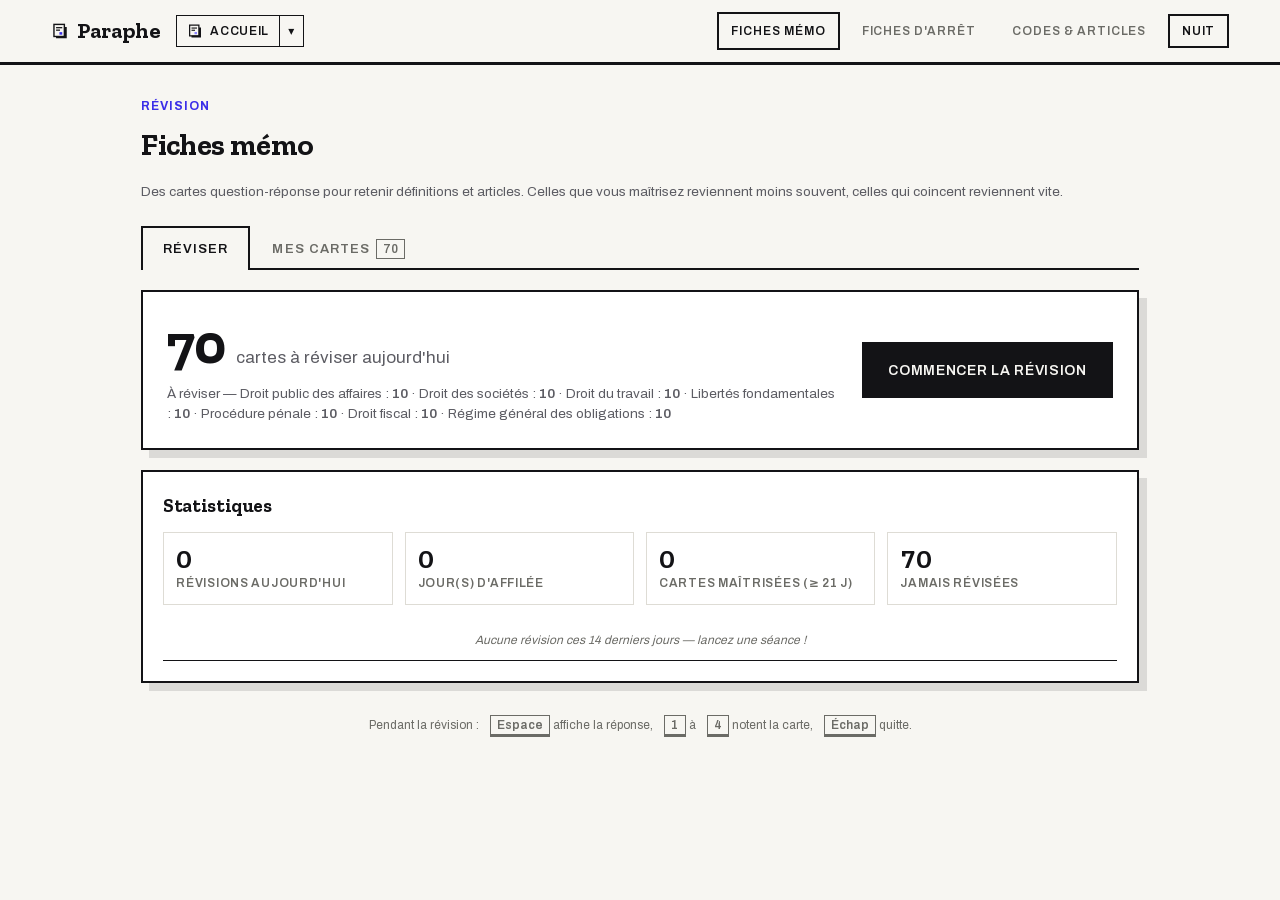
<file: flashcards.html>
<!doctype html>
<html lang="fr">
<head>
<meta charset="UTF-8"><script src="donnees.js"></script>
<title>Fiches mémo — Paraphe</title>
<meta name="viewport" content="width=device-width, initial-scale=1">
<link rel="apple-touch-icon" href="icons/icon-180.png">
<meta name="apple-mobile-web-app-capable" content="yes">
<meta name="apple-mobile-web-app-status-bar-style" content="black-translucent">
<meta name="mobile-web-app-capable" content="yes">
<meta name="theme-color" content="#131316">
<script src="taille.js"></script><script src="clavier.js" defer></script><script src="navigation.js" defer></script>
<link rel="stylesheet" href="fonts/fonts.css">
<script src="pwa.js" defer></script>
<link rel="manifest" href="manifest.json">
<link rel="icon" type="image/svg+xml" href="icons/favicon.svg">
<link rel="stylesheet" href="style.css">
<style>
  .stats-grille{display:grid;grid-template-columns:repeat(auto-fit,minmax(140px,1fr));gap:var(--e3)}
  .stats-grille>div{border:1px solid var(--filet);padding:var(--e3)}
  .stat-val{display:block;font-family:var(--slab);font-weight:700;font-size:calc(26px * var(--ech));font-variant-numeric:lining-nums tabular-nums;line-height:1.1}
  .stat-lbl{display:block;font-size:calc(12px * var(--ech));font-weight:600;letter-spacing:.06em;text-transform:uppercase;color:var(--gris)}
  .histo{display:flex;align-items:flex-end;gap:var(--e1);height:64px;margin-top:var(--e4);border-bottom:1px solid var(--encre)}
  .histo>div{flex:1;background:rgb(var(--acc));min-height:1px}
  .histo>div.vide{background:var(--filet)}
  .histo-vide{margin:auto;align-self:center;color:var(--gris);font-size:calc(12px * var(--ech));font-style:italic}
  .histo.sans-donnees{height:40px}

  /* une page, deux tâches : réviser / gérer ses cartes */
  main.memo{max-width:1100px}
  .onglets{display:flex;gap:0;margin:var(--e6) 0 var(--e5);border-bottom:2px solid var(--encre)}
  .onglets button{border:2px solid transparent;border-bottom:0;margin-bottom:-2px;background:none;min-height:44px;padding:0 var(--e5);
    font-size:calc(13px * var(--ech));letter-spacing:.08em;color:var(--gris)}
  .onglets button[aria-selected="true"]{border-color:var(--encre);background:var(--fond);color:var(--encre)}
  .onglets button:hover{background:none;color:var(--encre)}
  .onglets .compte{display:inline-block;margin-left:6px;padding:2px 6px;border:1px solid currentColor;font-size:calc(12px * var(--ech));letter-spacing:0}
  .a-reviser{display:grid;grid-template-columns:1fr auto;gap:var(--e3) var(--e6);align-items:center;padding:var(--e6)}
  .a-reviser-chiffre{display:flex;align-items:baseline;gap:var(--e3);flex-wrap:wrap}
  .a-reviser-chiffre b{font:700 calc(56px * var(--ech))/1 var(--slab);letter-spacing:-.03em}
  .a-reviser-chiffre span{font-size:calc(17px * var(--ech));color:var(--encre-2)}
  .a-reviser #statMatieres{grid-column:1}
  .a-reviser #startReview{grid-column:2;grid-row:1 / span 2}
  button.grand{min-height:56px;padding:0 var(--e6);font-size:calc(14px * var(--ech))}
  .liste-cartes{display:grid;grid-template-columns:repeat(auto-fill,minmax(320px,1fr));gap:var(--e4)}
  .carte-item{border:2px solid var(--encre);background:var(--carte);padding:var(--e4);display:flex;flex-direction:column;gap:var(--e2)}
  .carte-item .meta{display:flex;justify-content:space-between;gap:var(--e3);align-items:center;font-size:calc(12px * var(--ech));color:var(--gris)}
  .carte-item .meta .due{color:rgb(var(--acc));font-weight:700;text-transform:uppercase;letter-spacing:.06em}
  .carte-item h4{margin:0;font:600 calc(16px * var(--ech))/1.35 var(--slab)}
  .carte-item p{margin:0;color:var(--encre-2);font-size:calc(14px * var(--ech));display:-webkit-box;-webkit-line-clamp:3;-webkit-box-orient:vertical;overflow:hidden}
  .carte-item .actions{display:flex;gap:var(--e4);margin-top:auto;padding-top:var(--e2);border-top:1px solid var(--filet)}
  .lien-action{border:0;background:none;padding:0;min-height:28px;font-size:calc(12px * var(--ech));font-weight:700;letter-spacing:.06em;text-transform:uppercase;color:var(--encre)}
  .lien-action:hover{background:none;color:rgb(var(--acc))}
  .lien-action.danger{color:var(--gris)}
  .lien-action.danger:hover{background:none;color:var(--alerte)}

  /* révision en plein écran : la carte seule, au centre */
  .revision{position:fixed;inset:0;z-index:60;background:var(--fond);color:var(--encre);display:flex;flex-direction:column}
  .revision[hidden]{display:none}
  .rev-barre{display:flex;align-items:center;gap:var(--e4);padding:var(--e3) var(--pad);border-bottom:2px solid var(--encre)}
  .rev-prog{flex:1;height:8px;background:var(--filet)}
  .rev-prog i{display:block;height:100%;width:0;background:rgb(var(--acc));transition:width .3s}
  #reviewProgress{font-size:calc(13px * var(--ech));font-weight:600;color:var(--encre-2);white-space:nowrap}
  .rev-centre{flex:1;overflow:auto;display:flex;flex-direction:column;align-items:center;justify-content:center;gap:var(--e6);padding:var(--e6) var(--pad)}
  .rev-carte{width:100%;max-width:780px;background:var(--carte);border:3px solid var(--encre);box-shadow:var(--ombre-forte);padding:clamp(24px,5vw,48px)}
  #reviewRecto{font:600 calc(26px * var(--ech))/1.35 var(--slab);white-space:pre-line}
  #reviewVerso{font-size:calc(19px * var(--ech));line-height:1.6;margin-top:var(--e6);padding-top:var(--e6);border-top:2px dashed var(--filet);white-space:pre-line}
  kbd{display:inline-block;min-width:22px;padding:2px 6px;border:1.5px solid currentColor;border-bottom-width:3px;font:600 calc(12px * var(--ech))/1.2 var(--sans);text-align:center;margin-left:8px}
  .rev-notes{display:grid;grid-template-columns:repeat(4,minmax(0,1fr));gap:var(--e3);width:100%;max-width:780px}
  .rev-notes[hidden],.rev-actions[hidden],.rev-fin[hidden],#reviewVerso[hidden]{display:none}
  .rev-notes button{display:flex;flex-direction:column;align-items:center;gap:4px;min-height:84px;text-transform:none;letter-spacing:0}
  .rev-notes button kbd{margin:0 0 2px}
  .rev-notes button b{font-size:calc(15px * var(--ech))}
  .rev-notes button small{font-size:calc(12px * var(--ech));font-weight:500;opacity:.75}
  .rev-notes .encore{border-color:var(--alerte);color:var(--alerte)}
  .rev-notes .facile{border-color:var(--succes);color:var(--succes)}
  .rev-fin{text-align:center;max-width:560px}
  .rev-fin h2{font-size:calc(34px * var(--ech));margin:var(--e3) 0}
  .rev-fin p{margin:0 0 var(--e6)}

  /* fenêtre d'ajout / modification */
  dialog.fenetre-carte{border:3px solid var(--encre);background:var(--carte);color:var(--encre);padding:var(--e6);width:min(620px,calc(100vw - 32px));box-shadow:12px 12px 0 rgb(var(--acc))}
  dialog.fenetre-carte::backdrop{background:rgba(19,19,22,.5)}
  dialog.fenetre-carte h3{margin-top:0}
  dialog.fenetre-carte textarea{min-height:90px}
  @media (max-width:640px){
    .a-reviser{grid-template-columns:1fr}
    .a-reviser #startReview{grid-column:1;grid-row:auto;width:100%}
    .rev-notes{grid-template-columns:1fr 1fr}
  }
  .barre-cartes{margin-bottom:var(--e6)}
</style>
</head>
<body>
<script src="theme.js"></script>
<header class="topnav">
  <div class="topnav-g">
    <a class="brand" href="Hub.html"><span class="brand-mark" aria-hidden="true"><svg width="18" height="18" viewBox="0 0 32 32"><rect x="5.25" y="4.25" width="18.5" height="21.5" fill="none" stroke="currentColor" stroke-width="2.5"/><path d="M24 9h4v20H9v-4h15z" fill="currentColor"/><rect x="9" y="9" width="11" height="2.2" fill="currentColor"/><rect x="9" y="13.4" width="7" height="2.2" fill="currentColor"/><rect x="15" y="18" width="5" height="4.5" style="fill:rgb(var(--acc,59,47,232))"/></svg></span>Paraphe</a>
    <span data-paraphe-nav></span>
  </div>
  <nav>
    <a href="flashcards.html" class="active">Fiches mémo</a>
    <a href="fiches-arret.html">Fiches d'arrêt</a>
    <a href="codes.html">Codes &amp; articles</a>
    <button id="theme-toggle" aria-pressed="false">Nuit</button>
  </nav>
</header>
<main class="memo">
  <p class="eyebrow">Révision</p>
  <h1>Fiches mémo</h1>
  <p class="muted">Des cartes question-réponse pour retenir définitions et articles. Celles que vous maîtrisez reviennent moins souvent, celles qui coincent reviennent vite.</p>

  <div class="onglets" role="tablist" aria-label="Fiches mémo">
    <button type="button" role="tab" id="ongReviser" aria-selected="true" aria-controls="vueReviser">Réviser</button>
    <button type="button" role="tab" id="ongCartes" aria-selected="false" aria-controls="vueCartes">Mes cartes<span class="compte" id="totalCount">0</span></button>
  </div>

  <section id="vueReviser" role="tabpanel" aria-labelledby="ongReviser">
    <div class="card a-reviser">
      <div class="a-reviser-chiffre"><b id="dueCount">0</b><span id="dueLibelle">carte(s) à réviser aujourd'hui</span></div>
      <div class="muted" id="statMatieres"></div>
      <button type="button" id="startReview" class="primary grand">Commencer la révision</button>
    </div>

    <div class="card">
      <h3>Statistiques</h3>
      <div class="stats-grille">
        <div><span class="stat-val" id="statJour">0</span><span class="stat-lbl">révisions aujourd'hui</span></div>
        <div><span class="stat-val" id="statSerie">0</span><span class="stat-lbl">jour(s) d'affilée</span></div>
        <div><span class="stat-val" id="statMaitrisees">0</span><span class="stat-lbl">cartes maîtrisées (≥ 21 j)</span></div>
        <div><span class="stat-val" id="statNouvelles">0</span><span class="stat-lbl">jamais révisées</span></div>
      </div>
      <div class="histo" id="statHisto" aria-label="Révisions des 14 derniers jours"></div>
    </div>
  </section>

  <section id="vueCartes" role="tabpanel" aria-labelledby="ongCartes" hidden>
    <div class="card barre barre-cartes">
      <div class="barre-filtres">
        <input type="search" id="searchBox" placeholder="Rechercher une carte…" aria-label="Rechercher une carte">
        <select id="filterMatiere" aria-label="Filtrer par matière"><option value="">Toutes les matières</option></select>
      </div>
      <div class="barre-actions">
      <button type="button" id="nouvelleCarte" class="primary">+ Nouvelle carte</button>
      <div class="barre-groupe" role="group" aria-label="Importer">
        <span class="barre-titre">Importer</span>
        <button type="button" id="importBtn" title="Reprendre un fichier .json enregistré depuis cet outil">Depuis un fichier</button>
        <button type="button" id="promptIA" title="Copier un prompt qui fait convertir votre document (PDF, Word, texte…) par une IA au format d’import">Avec une IA</button>
      </div>
      <div class="barre-groupe" role="group" aria-label="Exporter">
        <span class="barre-titre">Exporter</span>
        <button type="button" id="exportBtn" title="Enregistrer une copie de vos cartes (fichier .json)">Sauvegarde</button>
        <button type="button" id="exportPdfBtn" title="Mettre en page vos cartes pour les imprimer ou les enregistrer en PDF">Imprimer / PDF</button>
      </div>
      <div class="barre-groupe" role="group" aria-label="Supprimer">
        <span class="barre-titre">Supprimer</span>
        <button type="button" id="toutSupprimer" class="danger" title="Effacer toutes vos cartes (double confirmation)">Tout supprimer…</button>
      </div>
      <input type="file" id="importFile" accept="application/json" hidden>
    </div>
    </div>
    <div id="cardList" class="liste-cartes"></div>
  </section>

  <footer class="tip">Pendant la révision : <kbd>Espace</kbd> affiche la réponse, <kbd>1</kbd> à <kbd>4</kbd> notent la carte, <kbd>Échap</kbd> quitte.</footer>
</main>

<!-- Révision en plein écran -->
<div class="revision" id="reviewArea" role="dialog" aria-modal="true" aria-label="Révision" hidden>
  <div class="rev-barre">
    <span class="badge" id="reviewMatiere">—</span>
    <div class="rev-prog" aria-hidden="true"><i id="reviewBar"></i></div>
    <span id="reviewProgress"></span>
    <button type="button" id="quitterRevision">Quitter</button>
  </div>
  <div class="rev-centre">
    <div class="rev-carte" id="revCarte">
      <div id="reviewRecto"></div>
      <div id="reviewVerso" hidden></div>
    </div>
    <div class="rev-actions" id="showAnswerRow">
      <button type="button" id="showAnswerBtn" class="primary grand">Afficher la réponse<kbd>Espace</kbd></button>
    </div>
    <div class="rev-notes" id="ratingRow" hidden>
      <button type="button" data-rating="0" class="encore"><kbd>1</kbd><b>Encore</b><small>revient dans la séance</small></button>
      <button type="button" data-rating="1"><kbd>2</kbd><b>Difficile</b><small>revient plus tôt</small></button>
      <button type="button" data-rating="2"><kbd>3</kbd><b>Correct</b><small>intervalle normal</small></button>
      <button type="button" data-rating="3" class="facile"><kbd>4</kbd><b>Facile</b><small>revient plus tard</small></button>
    </div>
    <div class="rev-fin" id="reviewDone" hidden>
      <span class="badge">Séance terminée</span>
      <h2 id="finTitre">Tout est à jour.</h2>
      <p class="muted" id="finTexte"></p>
      <button type="button" id="fermerRevision" class="primary grand">Terminer</button>
    </div>
  </div>
</div>

<!-- Ajout / modification d'une carte -->
<dialog class="fenetre-carte" id="formCard" aria-labelledby="formTitle">
  <h3 id="formTitle">Nouvelle carte</h3>
  <label for="fMatiere">Matière</label>
  <input type="text" id="fMatiere" list="matiereList" placeholder="ex. Droit civil">
  <datalist id="matiereList"></datalist>
  <label for="fRecto">Recto (question / terme)</label>
  <textarea id="fRecto" placeholder="ex. Définition de la faute délictuelle ?"></textarea>
  <label for="fVerso">Verso (réponse / définition)</label>
  <textarea id="fVerso" placeholder="ex. Comportement contraire à une norme de conduite…"></textarea>
  <div class="row end" style="margin-top:var(--e4);">
    <button type="button" id="cancelEditBtn">Annuler</button>
    <button type="button" id="addAnotherBtn">Ajouter et en créer une autre</button>
    <button type="button" id="addCardBtn" class="primary">Ajouter la carte</button>
  </div>
</dialog>
<div id="printArea"></div>

<script src="commun.js"></script>
<script>
const STORAGE_KEY = "droit_flashcards";
// Cartes d'exemple supprimées par l'utilisateur : sans cette liste, elles revenaient à chaque chargement
const DELETED_SEEDS_KEY = "droit_flashcards_seeds_supprimees";

const localISO = Commun.dateLocale;           // AAAA-MM-JJ en heure locale
const todayISO = () => Commun.dateLocale();
const escapeHtml = Commun.echapper;
const nouvelleProgression = () => ({ ease: 2.5, interval: 0, reps: 0, dueDate: todayISO() });

function mkSeedCard(id, matiere, recto, verso) {
  return { id, matiere, recto, verso, ...nouvelleProgression() };
}

const SEED_RAW = [
["Droit public des affaires", "Qu'est-ce que le droit public des affaires ?", "Branche du droit public qui régit l'intervention des personnes publiques dans la vie économique : réglementation économique, contrats publics, entreprises publiques, aides d'État."],
["Droit public des affaires", "Définition du service public", "Activité d'intérêt général assurée ou assumée par une personne publique, soumise à un régime juridique spécifique (principes de continuité, d'égalité et de mutabilité/adaptabilité)."],
["Droit public des affaires", "Différence entre SPA et SPIC ?", "Le SPA (service public administratif) est soumis au droit administratif. Le SPIC (service public industriel et commercial) est soumis principalement au droit privé pour ses usagers et son personnel, sauf le dirigeant et le comptable public."],
["Droit public des affaires", "Critères \"Narcy\" de la mission de service public confiée à une personne privée", "Mission d'intérêt général, contrôle exercé par l'administration, prérogatives de puissance publique — critères assouplis ensuite par l'arrêt APREI (2007) en faisceau d'indices."],
["Droit public des affaires", "Qu'est-ce qu'un marché public ?", "Contrat conclu à titre onéreux entre un acheteur public et un opérateur économique, pour répondre à ses besoins en matière de travaux, de fournitures ou de services."],
["Droit public des affaires", "Qu'est-ce qu'une délégation de service public / concession ?", "Contrat par lequel une personne publique confie la gestion d'un service public à un délégataire dont la rémunération est substantiellement liée aux résultats de l'exploitation."],
["Droit public des affaires", "Principe de liberté du commerce et de l'industrie", "Principe selon lequel toute personne est libre d'exercer l'activité économique de son choix ; il encadre et limite l'intervention des personnes publiques dans l'économie."],
["Droit public des affaires", "Qu'est-ce qu'une société d'économie mixte (SEM) ?", "Société commerciale dont le capital est détenu conjointement par des personnes publiques (majoritaires) et des personnes privées."],
["Droit public des affaires", "Comment identifier un contrat administratif ?", "Critère organique (une personne publique est partie au contrat) combiné à un critère matériel : clauses exorbitantes du droit commun, ou objet lié à l'exécution même du service public."],
["Droit public des affaires", "Qu'est-ce qu'une aide d'État (droit de l'Union) ?", "Avantage sélectif accordé par une autorité publique, faussant la concurrence et affectant les échanges entre États membres (art. 107 TFUE) ; interdite en principe, sauf dérogations."],

["Droit des sociétés", "Définition légale de la société (art. 1832 C. civ.)", "Contrat par lequel deux ou plusieurs personnes conviennent d'affecter à une entreprise commune des biens ou leur industrie en vue de partager le bénéfice ou de profiter de l'économie qui pourra en résulter, et de contribuer aux pertes."],
["Droit des sociétés", "Qu'est-ce que l'affectio societatis ?", "Volonté des associés de collaborer ensemble, sur un pied d'égalité, à la réussite de l'entreprise commune ; élément constitutif du contrat de société."],
["Droit des sociétés", "Effet de l'immatriculation au RCS ?", "La société acquiert la personnalité morale : patrimoine propre, capacité d'agir en justice, nom, siège et nationalité distincts de ceux des associés."],
["Droit des sociétés", "Les trois types d'apports en société", "Apport en numéraire (somme d'argent), en nature (bien), en industrie (travail, savoir-faire) ; seuls les deux premiers forment le capital social."],
["Droit des sociétés", "Différence SARL / SAS ?", "La SARL a un cadre légal rigide (gérant, parts sociales peu cessibles). La SAS offre une grande liberté statutaire (président, organisation des actions largement libre)."],
["Droit des sociétés", "Qu'est-ce que l'abus de majorité ?", "Décision prise contrairement à l'intérêt général de la société et dans l'unique dessein de favoriser les associés majoritaires au détriment des minoritaires."],
["Droit des sociétés", "Qu'est-ce que l'abus de biens sociaux ?", "Infraction pénale : le fait, pour un dirigeant, d'user des biens ou du crédit de la société de manière contraire à l'intérêt social, à des fins personnelles."],
["Droit des sociétés", "Effet de la nullité d'une société ?", "En principe pas d'effet rétroactif entre associés ni à l'égard des tiers ; les causes de nullité sont limitativement encadrées par la loi (régime protecteur)."],
["Droit des sociétés", "Qu'est-ce qu'une action \"ut singuli\" ?", "Action en responsabilité exercée par un ou plusieurs associés au nom et pour le compte de la société contre ses dirigeants, en cas de préjudice social."],
["Droit des sociétés", "Rôle du commissaire aux comptes ?", "Contrôler la régularité et la sincérité des comptes sociaux et certifier les comptes annuels, dans les sociétés dépassant certains seuils légaux."],

["Droit du travail", "Définition du contrat de travail", "Convention par laquelle une personne s'engage à travailler pour le compte et sous la subordination d'une autre, moyennant rémunération."],
["Droit du travail", "Critère du lien de subordination", "Pouvoir de l'employeur de donner des ordres et directives, d'en contrôler l'exécution, et de sanctionner les manquements du salarié (Cass. soc., Société Générale, 1996)."],
["Droit du travail", "Différence CDI / CDD ?", "Le CDI est le contrat de droit commun, sans terme fixé. Le CDD est un contrat d'exception, à terme précis, réservé aux cas prévus par la loi (remplacement, surcroît temporaire d'activité...)."],
["Droit du travail", "Qu'est-ce que la période d'essai ?", "Période initiale du contrat permettant à chaque partie d'évaluer si la relation convient, durant laquelle la rupture est facilitée (en principe sans motif ni indemnité)."],
["Droit du travail", "Qu'est-ce qu'une cause réelle et sérieuse de licenciement ?", "Motif objectif, existant et vérifiable, suffisamment grave pour justifier la rupture du contrat, apprécié souverainement par le juge en cas de litige."],
["Droit du travail", "Différence faute grave / faute lourde ?", "La faute grave rend impossible le maintien du salarié dans l'entreprise (prive de préavis et d'indemnité de licenciement). La faute lourde suppose en plus une intention de nuire à l'employeur."],
["Droit du travail", "Qu'est-ce qu'une convention collective ?", "Accord négocié entre organisations syndicales et patronales fixant les conditions de travail et garanties sociales applicables à une branche ou une entreprise."],
["Droit du travail", "Qu'est-ce que le CSE ?", "Comité social et économique : instance unique de représentation du personnel, issue de la fusion des anciennes instances (délégués du personnel, comité d'entreprise, CHSCT)."],
["Droit du travail", "Durée légale du travail effectif ?", "35 heures par semaine (durée légale, non maximale) ; au-delà, les heures sont en principe majorées (heures supplémentaires)."],
["Droit du travail", "Qu'est-ce que le pouvoir de direction de l'employeur ?", "Prérogative permettant à l'employeur d'organiser, diriger et contrôler l'activité de l'entreprise et de ses salariés, dans le respect de la loi et des libertés individuelles."],

["Libertés fondamentales", "Qu'est-ce que le bloc de constitutionnalité ?", "Ensemble des normes de valeur constitutionnelle utilisées par le Conseil constitutionnel : Constitution de 1958, préambule de 1946, DDHC de 1789, Charte de l'environnement, PFRLR."],
["Libertés fondamentales", "Qu'est-ce que la QPC ?", "Question prioritaire de constitutionnalité : mécanisme permettant à tout justiciable de contester, à l'occasion d'une instance, la conformité d'une disposition législative aux droits et libertés garantis par la Constitution."],
["Libertés fondamentales", "Apport de l'arrêt CE, Commune de Morsang-sur-Orge (1995)", "Le respect de la dignité de la personne humaine est une composante de l'ordre public, permettant à une autorité de police d'interdire une activité même sans circonstances locales particulières."],
["Libertés fondamentales", "Apport de l'arrêt CE, Benjamin (1933)", "Contrôle maximum (proportionnalité) du juge administratif sur les mesures de police restreignant une liberté publique : la mesure doit être nécessaire, adaptée et proportionnée."],
["Libertés fondamentales", "Qu'est-ce que le référé-liberté ?", "Procédure d'urgence permettant au juge administratif d'ordonner, en principe sous 48 heures, toute mesure nécessaire à la sauvegarde d'une liberté fondamentale gravement et manifestement illégalement atteinte."],
["Libertés fondamentales", "Qu'est-ce que le contrôle de conventionnalité ?", "Contrôle par lequel tout juge (judiciaire ou administratif) écarte l'application d'une loi contraire à un traité international (ex. CESDH) — à la différence du contrôle de constitutionnalité, réservé au Conseil constitutionnel."],
["Libertés fondamentales", "Article 8 de la CESDH", "Droit au respect de la vie privée et familiale, du domicile et de la correspondance, sous réserve d'ingérences prévues par la loi et nécessaires dans une société démocratique."],
["Libertés fondamentales", "Liberté publique vs droit fondamental ?", "\"Liberté publique\" est une notion historiquement liée à la loi et au juge administratif français. \"Droit fondamental\" est une notion plus large, d'origine constitutionnelle et européenne, incluant aussi les droits sociaux."],
["Libertés fondamentales", "Principe d'égalité devant la loi", "La loi doit traiter de manière identique les personnes placées dans une situation identique, sans empêcher un traitement différencié entre situations différentes ou pour un motif d'intérêt général."],
["Libertés fondamentales", "Théorie des circonstances exceptionnelles", "Théorie jurisprudentielle permettant à l'administration, en période de crise grave, d'étendre ses pouvoirs au-delà du cadre légal ordinaire, sous le contrôle du juge."],

["Procédure pénale", "Qu'est-ce que la présomption d'innocence ?", "Toute personne suspectée ou poursuivie est présumée innocente tant que sa culpabilité n'a pas été légalement établie (art. préliminaire CPP, art. 9 DDHC)."],
["Procédure pénale", "Qu'est-ce que la garde à vue ?", "Mesure de contrainte par laquelle une personne soupçonnée est retenue dans les locaux d'un service d'enquête, sous le contrôle d'un magistrat, pour les nécessités de l'enquête."],
["Procédure pénale", "Qu'est-ce que la mise en examen ?", "Décision du juge d'instruction plaçant sous statut procédural protecteur (accès au dossier, avocat...) une personne contre laquelle existent des indices graves ou concordants."],
["Procédure pénale", "Différence contrôle judiciaire / détention provisoire ?", "Le contrôle judiciaire impose des obligations à une personne mise en examen laissée libre. La détention provisoire est une mesure exceptionnelle de privation de liberté avant jugement, décidée par le JLD."],
["Procédure pénale", "Qu'est-ce que l'action publique ?", "Action exercée au nom de la société par le ministère public (procureur) pour l'application de la loi pénale à l'auteur d'une infraction."],
["Procédure pénale", "Rôle de la chambre de l'instruction ?", "Juridiction d'appel des décisions du juge d'instruction et du JLD ; contrôle aussi la régularité de la procédure (nullités)."],
["Procédure pénale", "Qu'est-ce qu'une nullité de procédure ?", "Sanction d'un acte de procédure accompli en violation d'une formalité substantielle, entraînant son annulation et celle des actes qui en découlent."],
["Procédure pénale", "Délais de prescription de l'action publique ?", "20 ans pour les crimes, 6 ans pour les délits, 1 an pour les contraventions, à compter du jour de l'infraction (sauf règles particulières)."],
["Procédure pénale", "Qu'est-ce que la comparution immédiate ?", "Procédure de jugement rapide d'une personne majeure pour un délit, lorsque les charges sont suffisantes et l'affaire en état d'être jugée."],
["Procédure pénale", "Rôle du juge des libertés et de la détention (JLD) ?", "Magistrat du siège compétent pour statuer sur les mesures les plus attentatoires à la liberté individuelle : détention provisoire, certaines perquisitions, prolongation de garde à vue."],

["Droit fiscal", "Définition de l'impôt", "Prestation pécuniaire requise des contribuables par voie d'autorité, à titre définitif, sans contrepartie directe, en vue de la couverture des charges publiques."],
["Droit fiscal", "Principe de territorialité de l'IS", "Seuls les bénéfices réalisés par des entreprises exploitées en France sont en principe soumis à l'impôt sur les sociétés français, indépendamment de la nationalité de la société."],
["Droit fiscal", "Qu'est-ce que l'abus de droit fiscal (art. L64 LPF) ?", "Procédure permettant à l'administration d'écarter des actes fictifs, ou recherchant par une application littérale des textes un but exclusivement fiscal contraire à l'intention de leurs auteurs."],
["Droit fiscal", "Évasion fiscale vs fraude fiscale ?", "L'évasion fiscale utilise des montages légaux pour minimiser l'impôt (avec risque de requalification en abus de droit). La fraude fiscale est une violation intentionnelle et pénalement sanctionnée de la loi fiscale."],
["Droit fiscal", "Qu'est-ce que l'acte anormal de gestion ?", "Acte contraire à l'intérêt de l'entreprise, l'exposant à une charge ou la privant d'une recette sans contrepartie, permettant à l'administration de rectifier le résultat imposable."],
["Droit fiscal", "Les trois grandes catégories d'impôts", "Impôts sur le revenu (IR, IS), impôts sur la dépense (TVA), impôts sur le capital/patrimoine (droits de mutation, IFI)."],
["Droit fiscal", "Qu'est-ce que la taxation d'office ?", "Procédure permettant à l'administration d'évaluer unilatéralement les bases d'imposition d'un contribuable défaillant, en renversant la charge de la preuve."],
["Droit fiscal", "Délai de reprise de droit commun", "L'administration peut en principe exercer son droit de reprise jusqu'à la fin de la 3e année suivant celle au titre de laquelle l'imposition est due."],
["Droit fiscal", "Qu'est-ce que le rescrit fiscal ?", "Prise de position formelle de l'administration sur l'application d'un texte fiscal à une situation de fait précise, qui lui devient opposable si la présentation était exacte et complète."],
["Droit fiscal", "Principe de légalité de l'impôt", "La loi fixe les règles concernant l'assiette, le taux et les modalités de recouvrement des impositions de toute nature (art. 34 Constitution)."],

["Régime général des obligations", "Définition de l'obligation", "Lien de droit unissant un créancier et un débiteur, en vertu duquel ce dernier est tenu envers le premier d'une prestation (donner, faire ou ne pas faire)."],
["Régime général des obligations", "Obligation de moyens vs obligation de résultat ?", "Dans l'obligation de moyens, le débiteur s'engage à mettre en œuvre tous les moyens raisonnables (faute à prouver par le créancier). Dans l'obligation de résultat, sa non-atteinte suffit à établir la faute."],
["Régime général des obligations", "Qu'est-ce que la solidarité entre débiteurs ?", "Modalité permettant au créancier d'exiger de l'un quelconque des codébiteurs solidaires le paiement de la totalité de la dette, à charge pour lui de se retourner contre les autres."],
["Régime général des obligations", "Qu'est-ce que la cession de créance ?", "Convention par laquelle le créancier cédant transmet sa créance à un tiers cessionnaire ; opposable au débiteur cédé dès qu'il en est informé ou y intervient."],
["Régime général des obligations", "Qu'est-ce que la novation ?", "Opération qui éteint une obligation en la remplaçant par une nouvelle (changement de créancier, de débiteur, ou d'objet)."],
["Régime général des obligations", "Qu'est-ce que la subrogation personnelle ?", "Mécanisme par lequel un tiers qui paie la dette d'autrui est substitué dans les droits du créancier payé contre le débiteur."],
["Régime général des obligations", "Qu'est-ce que la compensation ?", "Mode d'extinction simultanée de deux dettes réciproques, liquides et exigibles, entre les mêmes personnes, à hauteur de la plus faible des deux."],
["Régime général des obligations", "Qu'est-ce que la délégation ?", "Opération par laquelle une personne (le délégant) obtient d'une autre (le délégué) qu'elle s'engage envers un tiers (le délégataire), qui accepte cette obligation nouvelle."],
["Régime général des obligations", "Délai de prescription extinctive de droit commun", "Cinq ans à compter du jour où le titulaire d'un droit a connu ou aurait dû connaître les faits lui permettant de l'exercer (art. 2224 C. civ.)."],
["Régime général des obligations", "Qu'est-ce que la cession de dette ?", "Convention par laquelle un débiteur cédant transmet sa dette à un tiers cessionnaire, avec l'accord du créancier, qui peut ou non libérer le débiteur originaire."],
];

const SEED = SEED_RAW.map(([m, r, v], i) => mkSeedCard("seed-fc-" + i, m, r, v));

const loadCards = () => Commun.avecExemples(STORAGE_KEY, SEED, DELETED_SEEDS_KEY);
const saveCards = list => Commun.ecrire(STORAGE_KEY, list);

let cards = loadCards();
saveCards(cards);
let reviewQueue = [];
let currentCard = null;
let reviewTotal = 0;

function isDue(card) {
  return !card.dueDate || card.dueDate <= todayISO();
}

function refreshMatiereOptions() {
  const matieres = [...new Set(cards.map(c => c.matiere).filter(Boolean))].sort();
  const dl = document.getElementById("matiereList");
  dl.innerHTML = matieres.map(m => `<option value="${escapeHtml(m)}">`).join("");
  const sel = document.getElementById("filterMatiere");
  const current = sel.value;
  sel.innerHTML = '<option value="">Toutes les matières</option>' +
    matieres.map(m => `<option value="${escapeHtml(m)}">${escapeHtml(m)}</option>`).join("");
  sel.value = current;
}

function updateCounts() {
  document.getElementById("totalCount").textContent = cards.length;
  const aReviser = cards.filter(isDue).length;
  document.getElementById("dueCount").textContent = aReviser;
  document.getElementById("dueLibelle").textContent = aReviser > 1 ? "cartes à réviser aujourd'hui" : (aReviser ? "carte à réviser aujourd'hui" : "carte à réviser aujourd'hui — tout est à jour");
  document.getElementById("startReview").disabled = !aReviser;
  renderStats();
}

// --- Statistiques : nombre de révisions par jour, conservé à part des cartes ---
const STATS_KEY = "droit_flashcards_stats";
function loadStats() {
  const s = Commun.lire(STATS_KEY, null);
  return s && s.jours ? s : { jours: {} };
}
function logReview() {
  const s = loadStats(), j = todayISO();
  s.jours[j] = (s.jours[j] || 0) + 1;
  try { localStorage.setItem(STATS_KEY, JSON.stringify(s)); } catch {}
}
function renderStats() {
  const jours = loadStats().jours;
  const d = new Date();
  // série : jours consécutifs avec au moins une révision, en partant d'aujourd'hui (ou d'hier si rien encore aujourd'hui)
  if (!jours[localISO(d)]) d.setDate(d.getDate() - 1);
  let serie = 0;
  while (jours[localISO(d)]) { serie++; d.setDate(d.getDate() - 1); }
  document.getElementById("statJour").textContent = jours[todayISO()] || 0;
  document.getElementById("statSerie").textContent = serie;
  document.getElementById("statMaitrisees").textContent = cards.filter(c => (c.interval || 0) >= 21).length;
  document.getElementById("statNouvelles").textContent = cards.filter(c => !c.reps && !c.interval).length;

  const derniers = [];
  for (let i = 13; i >= 0; i--) { const x = new Date(); x.setDate(x.getDate() - i); derniers.push([localISO(x), jours[localISO(x)] || 0]); }
  const max = Math.max(1, ...derniers.map(x => x[1]));
  const histo = document.getElementById("statHisto");
  const vide = derniers.every(x => !x[1]);
  histo.classList.toggle("sans-donnees", vide);
  if (vide) { histo.innerHTML = '<span class="histo-vide">Aucune révision ces 14 derniers jours — lancez une séance !</span>'; }
  else histo.innerHTML = derniers.map(([j, n]) =>
    `<div class="${n ? "" : "vide"}" style="height:${n ? Math.max(4, Math.round(n / max * 100)) : 2}%" title="${j} : ${n} révision(s)"></div>`).join("");

  const parMatiere = {};
  cards.filter(isDue).forEach(c => { const m = c.matiere || "Sans matière"; parMatiere[m] = (parMatiere[m] || 0) + 1; });
  const liste = Object.entries(parMatiere).sort((a, b) => b[1] - a[1]).map(([m, n]) => `${escapeHtml(m)} : <b>${n}</b>`);
  document.getElementById("statMatieres").innerHTML = liste.length ? "À réviser — " + liste.join(" · ") : "Rien à réviser aujourd'hui.";
}

// Cartes correspondant à la recherche et au filtre (liste et export PDF)
function cartesFiltrees() {
  const search = document.getElementById("searchBox").value.trim().toLowerCase();
  const matiereFilter = document.getElementById("filterMatiere").value;
  return cards.filter(c =>
    (!matiereFilter || c.matiere === matiereFilter) &&
    (!search || [c.matiere, c.recto, c.verso].join(" ").toLowerCase().includes(search)));
}

function renderList() {
  const list = document.getElementById("cardList");
  const filtered = cartesFiltrees();

  if (filtered.length === 0) {
    list.innerHTML = cards.length
      ? '<div class="empty-state">Aucune carte ne correspond à cette recherche.</div>'
      : '<div class="empty-state">Aucune carte pour l\'instant. Créez-en une avec « + Nouvelle carte ».</div>';
    return;
  }

  filtered.sort((a, b) => (a.matiere || "").localeCompare(b.matiere || ""));

  list.innerHTML = filtered.map(c => `
    <article class="carte-item">
      <div class="meta">
        <span class="badge">${escapeHtml(c.matiere || "Sans matière")}</span>
        ${isDue(c) ? '<span class="due">à réviser</span>' : "<span>prochaine révision : " + new Date(c.dueDate + "T12:00").toLocaleDateString("fr-FR", { day: "numeric", month: "long" }) + "</span>"}
      </div>
      <h4>${escapeHtml(c.recto)}</h4>
      <p>${escapeHtml(c.verso)}</p>
      <div class="actions">
        <button type="button" class="lien-action" data-edit="${escapeHtml(c.id)}">Modifier</button>
        <button type="button" class="lien-action danger" data-delete="${escapeHtml(c.id)}">Supprimer</button>
      </div>
    </article>  `).join("");
}

document.getElementById("cardList").addEventListener("click", (e) => {
  const btn = e.target.closest("button[data-delete], button[data-edit]");
  if (!btn) return;
  if (btn.dataset.edit) startEdit(btn.dataset.edit);
  else deleteCard(btn.dataset.delete);
});

// --- Modification d'une carte : le formulaire d'ajout passe en mode édition ---
let editingId = null;
const fenetre = document.getElementById("formCard");
function ouvrirFormulaire() { fenetre.showModal ? fenetre.showModal() : fenetre.setAttribute("open", ""); document.getElementById("fRecto").focus(); }
function startEdit(id) {
  const c = cards.find(x => x.id === id);
  if (!c) return;
  editingId = id;
  document.getElementById("fMatiere").value = c.matiere || "";
  document.getElementById("fRecto").value = c.recto || "";
  document.getElementById("fVerso").value = c.verso || "";
  document.getElementById("formTitle").textContent = "Modifier la carte";
  document.getElementById("addCardBtn").textContent = "Enregistrer";
  document.getElementById("addAnotherBtn").hidden = true;
  ouvrirFormulaire();
}
function nouvelleCarte() {
  editingId = null;
  document.getElementById("fRecto").value = "";
  document.getElementById("fVerso").value = "";
  document.getElementById("formTitle").textContent = "Nouvelle carte";
  document.getElementById("addCardBtn").textContent = "Ajouter la carte";
  document.getElementById("addAnotherBtn").hidden = false;
  ouvrirFormulaire();
}
function endEdit() {
  editingId = null;
  document.getElementById("fRecto").value = "";
  document.getElementById("fVerso").value = "";
  if (fenetre.open) fenetre.close();
}
document.getElementById("nouvelleCarte").addEventListener("click", nouvelleCarte);
document.getElementById("cancelEditBtn").addEventListener("click", endEdit);

function deleteCard(id) {
  if (!confirm("Supprimer cette carte ?")) return;
  Commun.oublierExemple(DELETED_SEEDS_KEY, id);
  cards = cards.filter(c => c.id !== id);
  saveCards(cards);
  refreshMatiereOptions();
  updateCounts();
  renderList();
}

document.getElementById("toutSupprimer").addEventListener("click", () => {
  Commun.toutSupprimer({
    cleDonnees: STORAGE_KEY, cleSupprimes: DELETED_SEEDS_KEY, exemples: SEED, nombre: cards.length,
    un: "cartes", des: "toutes vos cartes",
    apres: () => { cards = []; refreshMatiereOptions(); updateCounts(); renderList(); }
  });
});

function enregistrerCarte(continuer) {
  const matiere = document.getElementById("fMatiere").value.trim();
  const recto = document.getElementById("fRecto").value.trim();
  const verso = document.getElementById("fVerso").value.trim();
  if (!recto || !verso) { alert("Merci de remplir le recto et le verso."); return; }
  let id = editingId;
  if (editingId) {
    // on garde la progression de révision (ease, interval, échéance)
    const c = cards.find(x => x.id === editingId);
    if (c) Object.assign(c, { matiere, recto, verso });
  } else {
    id = crypto.randomUUID();
    cards.push({ id, matiere, recto, verso, ...nouvelleProgression() });
  }
  saveCards(cards);
  refreshMatiereOptions();
  updateCounts();
  renderList();
  if (continuer) {                      // la matière reste : on enchaîne les cartes d'un même cours
    document.getElementById("fRecto").value = "";
    document.getElementById("fVerso").value = "";
    document.getElementById("fRecto").focus();
  } else {
    endEdit();
    const bouton = document.querySelector(`.carte-item [data-edit="${CSS.escape(id)}"]`);
    Commun.montrer(bouton && bouton.closest(".carte-item"));   // la carte enregistrée, sous vos yeux
  }
}
document.getElementById("addCardBtn").addEventListener("click", () => enregistrerCarte(false));
document.getElementById("addAnotherBtn").addEventListener("click", () => enregistrerCarte(true));

document.getElementById("searchBox").addEventListener("input", renderList);
document.getElementById("filterMatiere").addEventListener("change", renderList);

document.getElementById("exportBtn").addEventListener("click", () =>
  Commun.telecharger("fiches-memo-" + todayISO() + ".json", JSON.stringify(cards, null, 2)));

document.getElementById("exportPdfBtn").addEventListener("click", () => {
  const filtered = cartesFiltrees();
  if (!filtered.length) { alert("Aucune carte à exporter avec ces filtres."); return; }
  filtered.sort((a, b) => (a.matiere || "").localeCompare(b.matiere || ""));

  const groups = {};
  filtered.forEach(c => {
    const m = c.matiere || "Sans matière";
    (groups[m] = groups[m] || []).push(c);
  });

  const today = new Date().toLocaleDateString("fr-FR", { day: "numeric", month: "long", year: "numeric" });
  let html = `<div class="print-header">
      <div><p class="print-brand">Paraphe</p><h1>Fiches mémo</h1></div>
      <div class="print-meta"><b>${filtered.length}</b> carte(s)<br>${today}</div>
    </div>`;
  Object.keys(groups).sort().forEach(m => {
    html += `<div class="print-group-title">${escapeHtml(m)}</div>`;
    groups[m].forEach(c => {
      html += `<div class="print-item">
        <h3>${escapeHtml(c.recto)}</h3>
        <p>${escapeHtml(c.verso).replace(/\n/g, "<br>")}</p>
      </div>`;
    });
  });
  html += `<div class="print-footer"><span>Paraphe — Fiches mémo</span><span>${today}</span></div>`;

  document.getElementById("printArea").innerHTML = html;
  window.print();
});

document.getElementById("importBtn").addEventListener("click", () => {
  document.getElementById("importFile").click();
});
const PROMPT_IA = `Tu vas transformer le document ci-dessous (cours, fiche de révision, polycopié, arrêt, export Anki ou Quizlet…) en cartes de révision pour l'outil « Mémo » de Paraphe, qui les fait réviser par répétition espacée.

FORMAT : un tableau JSON, un objet par carte.
[
  {
    "matiere": "Droit des obligations",
    "recto": "Quel est le délai de prescription de droit commun des actions personnelles ou mobilières ?",
    "verso": "Cinq ans à compter du jour où le titulaire du droit a connu ou aurait dû connaître les faits lui permettant de l'exercer (art. 2224 C. civ.)."
  }
]

RÈGLES
- Si le document contient déjà des paires question / réponse (export Anki ou Quizlet, liste de questions), reprends-les telles quelles, une carte par paire, sans les réécrire.
- Sinon, rédige des cartes qui couvrent les notions importantes du document : définitions, conditions, régimes, délais, exceptions, arrêts de principe.
- Une carte = une seule notion. La question (recto) se suffit à elle-même et appelle une réponse précise ; évite les questions fermées (oui / non).
- La réponse (verso) est courte (une à trois phrases), exacte et fidèle au document, avec la référence entre parenthèses quand le document la donne (« art. 1231-1 C. civ. », « Cass. ch. mixte, 22 avr. 2005 »).
- matiere : la matière du document (« Droit des contrats », « Procédure pénale »…), la même pour toutes les cartes d'un même thème.
- Pas de doublons. Formule les questions de façon impersonnelle.
- Ne crée aucune carte sur une information qui ne figure pas dans le document.` + Commun.FIN_PROMPT("memo-cartes.json");
const IMPORT = {
  liste: () => cards,
  valide: c => c.recto && c.verso,
  defauts: () => ({ matiere: "", ...nouvelleProgression() }),
  apres: n => {
    saveCards(cards);
    refreshMatiereOptions();
    updateCounts();
    renderList();
    alert(n + " carte(s) importée(s).");
  }
};
Commun.importerJSON(document.getElementById("importFile"), IMPORT);
Commun.promptIA(document.getElementById("promptIA"), { prompt: PROMPT_IA, quoi: "des cartes", input: document.getElementById("importFile"), options: IMPORT });

// --- Review logic (simplified SM-2) ---
let reviewDoneIds = new Set();
const zone = document.getElementById("reviewArea");
function afficherFin() {
  document.getElementById("revCarte").hidden = true;
  document.getElementById("showAnswerRow").hidden = true;
  document.getElementById("ratingRow").hidden = true;
  const n = reviewDoneIds.size;
  document.getElementById("finTitre").textContent = n ? "Bravo, séance terminée." : "Rien à réviser aujourd'hui.";
  document.getElementById("finTexte").textContent = n
    ? n + (n > 1 ? " cartes révisées" : " carte révisée") + ". Les prochaines reviendront au bon moment."
    : "Toutes vos cartes sont à jour. Revenez demain, ou ajoutez de nouvelles cartes.";
  document.getElementById("reviewDone").hidden = false;
  document.getElementById("reviewBar").style.width = "100%";
  document.getElementById("fermerRevision").focus();
  updateCounts();
  renderList();
}
function quitterRevision() {
  zone.hidden = true;
  document.body.style.overflow = "";
  updateCounts();
  renderList();
  document.getElementById("startReview").focus();
}
function startReview() {
  reviewQueue = cards.filter(isDue);
  reviewTotal = reviewQueue.length;
  reviewDoneIds = new Set();
  zone.hidden = false;
  document.body.style.overflow = "hidden";
  document.getElementById("reviewDone").hidden = true;
  if (reviewQueue.length === 0) { afficherFin(); return; }
  nextCard();
}

function nextCard() {
  if (reviewQueue.length === 0) { afficherFin(); return; }
  currentCard = reviewQueue.shift();
  document.getElementById("revCarte").hidden = false;
  document.getElementById("reviewMatiere").textContent = currentCard.matiere || "Sans matière";
  // les cartes « Encore » reviennent en fin de séance : on compte les cartes validées, pas les passages
  document.getElementById("reviewProgress").textContent =
    reviewDoneIds.size + " / " + reviewTotal + (currentCard.retour ? " · 2e passage" : "");
  document.getElementById("reviewBar").style.width = (reviewTotal ? reviewDoneIds.size / reviewTotal * 100 : 0) + "%";
  document.getElementById("reviewRecto").textContent = currentCard.recto;
  document.getElementById("reviewVerso").textContent = currentCard.verso;
  document.getElementById("reviewVerso").hidden = true;
  document.getElementById("showAnswerRow").hidden = false;
  document.getElementById("ratingRow").hidden = true;
  document.getElementById("showAnswerBtn").focus();
}

function showAnswer() {
  document.getElementById("reviewVerso").hidden = false;
  document.getElementById("showAnswerRow").hidden = true;
  document.getElementById("ratingRow").hidden = false;
  document.querySelector('#ratingRow [data-rating="2"]').focus();
}

function rateCard(rating) {
  const c = cards.find(x => x.id === currentCard.id);
  if (!c) { nextCard(); return; }
  c.ease = c.ease || 2.5;
  c.reps = c.reps || 0;
  c.interval = c.interval || 0;

  if (rating === 0) {
    c.reps = 0;
    c.interval = 0;
    c.ease = Math.max(1.3, c.ease - 0.2);
  } else {
    if (rating === 1) c.ease = Math.max(1.3, c.ease - 0.15);
    if (rating === 3) c.ease = c.ease + 0.15;

    if (c.reps === 0) c.interval = 1;
    else if (c.reps === 1) c.interval = 6;
    else c.interval = Math.round(c.interval * c.ease);

    c.reps += 1;
  }

  const due = new Date();
  due.setDate(due.getDate() + Math.max(c.interval, rating === 0 ? 0 : 1));
  c.dueDate = localISO(due);

  saveCards(cards);
  logReview();
  if (rating === 0) reviewQueue.push({ id: c.id, matiere: c.matiere, recto: c.recto, verso: c.verso, retour: true });
  else reviewDoneIds.add(c.id);
  nextCard();
}

document.getElementById("startReview").addEventListener("click", startReview);
document.getElementById("quitterRevision").addEventListener("click", quitterRevision);
document.getElementById("fermerRevision").addEventListener("click", quitterRevision);
document.getElementById("showAnswerBtn").addEventListener("click", showAnswer);
document.getElementById("ratingRow").addEventListener("click", (e) => {
  const btn = e.target.closest("button[data-rating]");
  if (btn) rateCard(Number(btn.dataset.rating));
});

document.addEventListener("keydown", (e) => {
  if (zone.hidden) return;
  if (e.key === "Escape") { e.preventDefault(); quitterRevision(); return; }
  const t = e.target;
  if (t.isContentEditable || /^(INPUT|TEXTAREA|SELECT)$/.test(t.tagName)) return;
  if (e.code === "Space" && !document.getElementById("showAnswerRow").hidden) { e.preventDefault(); showAnswer(); }
  if (["1","2","3","4"].includes(e.key) && !document.getElementById("ratingRow").hidden) { e.preventDefault(); rateCard(Number(e.key) - 1); }
});

// --- Onglets : Réviser / Mes cartes (l'onglet choisi reste dans l'adresse : #cartes) ---
function montrerOnglet(nom) {
  const cartes = nom === "cartes";
  document.getElementById("ongReviser").setAttribute("aria-selected", String(!cartes));
  document.getElementById("ongCartes").setAttribute("aria-selected", String(cartes));
  document.getElementById("vueReviser").hidden = cartes;
  document.getElementById("vueCartes").hidden = !cartes;
  history.replaceState(null, "", cartes ? "#cartes" : location.pathname + location.search);
}
document.getElementById("ongReviser").addEventListener("click", () => montrerOnglet("reviser"));
document.getElementById("ongCartes").addEventListener("click", () => montrerOnglet("cartes"));

refreshMatiereOptions();
updateCounts();
renderList();
if (location.hash === "#cartes") montrerOnglet("cartes");

// Lien depuis la recherche globale du Hub : flashcards.html?q=…
const rechercheInitiale = new URLSearchParams(location.search).get("q");
if (rechercheInitiale) {
  document.getElementById("searchBox").value = rechercheInitiale;
  montrerOnglet("cartes");
  renderList();
}
</script>
</body>
</html>
</file>
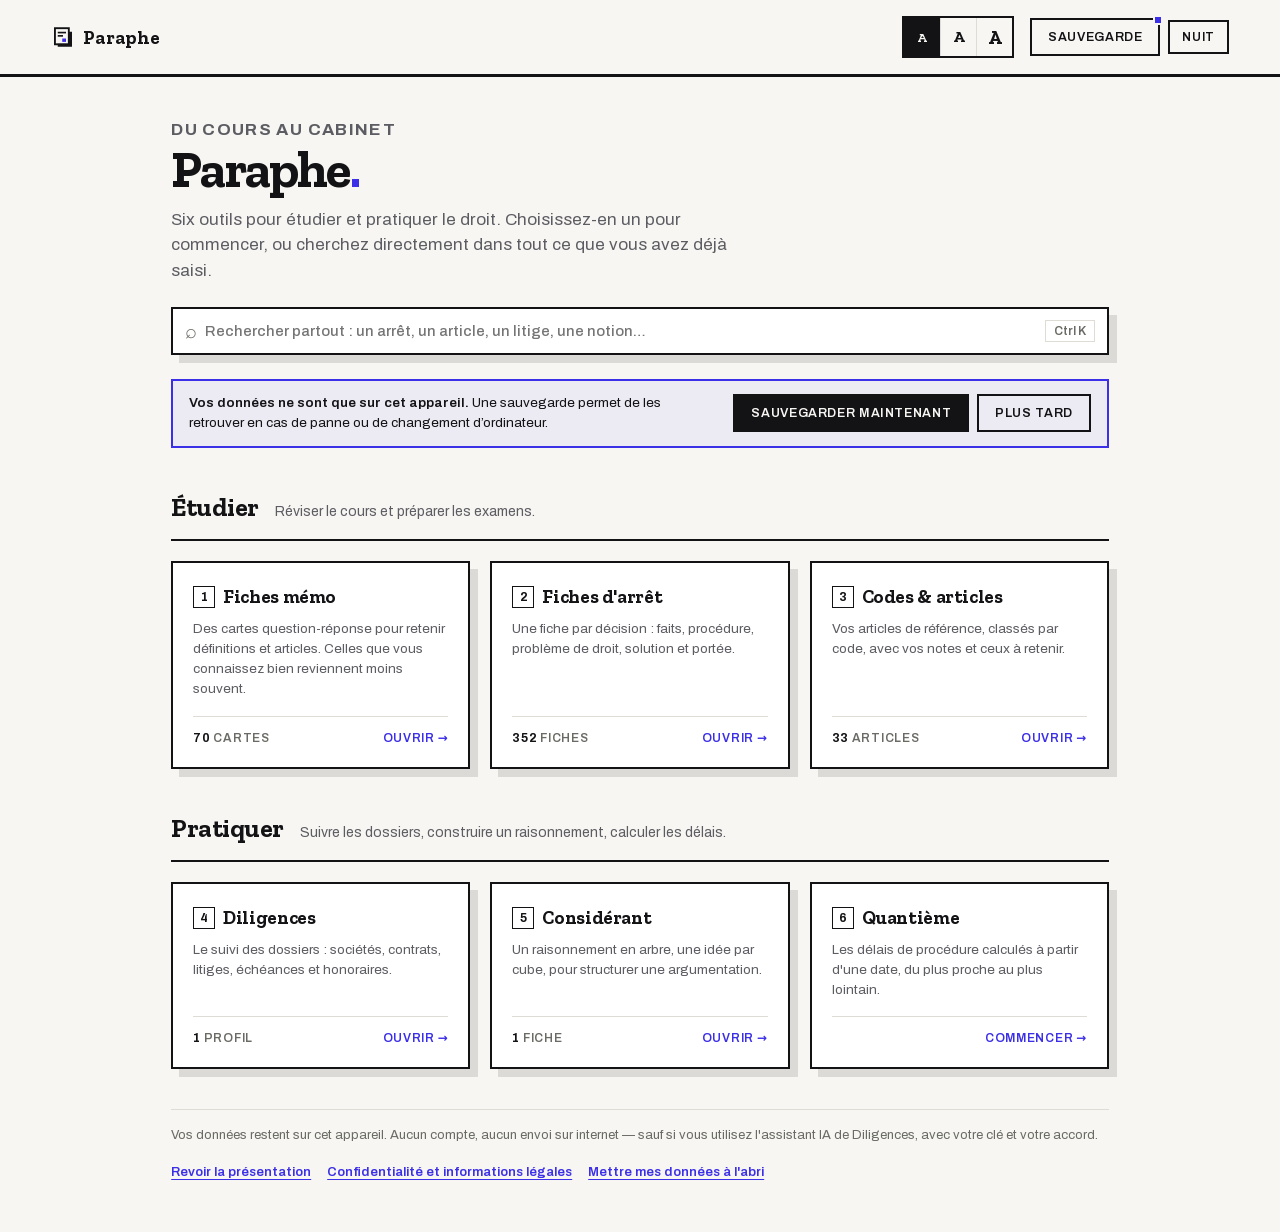
<file: Hub.html>
<!doctype html>
<html lang="fr">
<head>
<meta charset="UTF-8"><script src="donnees.js"></script>
<title>Paraphe — Du cours au cabinet</title>
<meta name="viewport" content="width=device-width, initial-scale=1">
<link rel="manifest" href="manifest.json">
<link rel="apple-touch-icon" href="icons/icon-180.png">
<meta name="apple-mobile-web-app-capable" content="yes">
<meta name="apple-mobile-web-app-status-bar-style" content="black-translucent">
<meta name="apple-mobile-web-app-title" content="Paraphe">
<meta name="mobile-web-app-capable" content="yes">
<meta name="theme-color" content="#131316">
<script src="taille.js"></script><script src="clavier.js" defer></script>
<script src="migration.js"></script>
<link rel="stylesheet" href="fonts/fonts.css">
<script src="pwa.js" defer></script>
<link rel="icon" type="image/svg+xml" href="icons/favicon.svg">
<link rel="stylesheet" href="style.css">
<style>
  /* Page d'ouverture de l'application : on choisit un outil. La sauvegarde vit dans sa propre fenêtre. */
  .hub-barre{display:flex;align-items:center;justify-content:space-between;gap:var(--e4);padding:var(--e4) var(--pad);border-bottom:3px solid var(--encre)}
  .hub-marque{display:inline-flex;align-items:center;gap:var(--e2);font:700 calc(19px * var(--ech))/1 var(--slab);color:var(--encre);text-decoration:none;letter-spacing:-.01em}
  .hub-marque svg{display:block;flex:none}
  .hub-actions{display:flex;align-items:center;gap:var(--e2)}
  .hub-sauver{position:relative}
  /* taille du texte : trois « A » de plus en plus grands */
  .taille{display:flex;border:2px solid var(--encre);margin-right:var(--e2)}
  .taille button{border:0;min-height:36px;min-width:36px;padding:0 8px;font-family:var(--slab);font-weight:700;line-height:1;text-transform:none;letter-spacing:0;background:transparent;color:var(--encre)}
  .taille button + button{border-left:1px solid var(--filet)}
  .taille button:nth-child(1){font-size:13px}.taille button:nth-child(2){font-size:16px}.taille button:nth-child(3){font-size:19px}
  .taille button[aria-pressed="true"]{background:var(--encre);color:var(--fond)}
  .hub-sauver .pastille{position:absolute;top:-5px;right:-5px;width:10px;height:10px;background:rgb(var(--acc));border:2px solid var(--fond)}

  .hub{max-width:1040px;margin:0 auto;padding:var(--e8) var(--pad) var(--e8)}
  .hub-accueil{margin-bottom:var(--e6)}
  .hub-accueil h1{font-size:calc(52px * var(--ech));line-height:1;letter-spacing:-.035em;margin:0 0 var(--e3)}
  .hub-accueil h1 .point-final{display:inline-block;width:.15em;height:.15em;margin-left:.04em;background:rgb(var(--acc))}
  .hub-accueil p{margin:0;color:var(--encre-2);font-size:calc(17px * var(--ech));max-width:56ch}

  .hub #recherche-globale{max-width:none;margin:0}
  .rappel{margin:var(--e6) 0 0}
  .rappel .row{gap:var(--e2)}

  .famille{margin-top:var(--e8)}
  .famille-tete{display:flex;align-items:baseline;flex-wrap:wrap;gap:var(--e1) var(--e4);border-bottom:2px solid var(--encre);padding-bottom:var(--e3)}
  .famille-tete h2{margin:0;font-size:calc(26px * var(--ech))}
  .famille-tete p{margin:0;color:var(--encre-2);font-size:calc(14px * var(--ech))}
  .famille .grid-links{grid-template-columns:repeat(auto-fit,minmax(260px,1fr));margin-top:var(--e5)}
  .famille .grid-links a.tool{display:flex;flex-direction:column}
  .famille .grid-links a.tool p{flex:1}
  .tool-contenu{margin-top:var(--e4);padding-top:var(--e3);border-top:1px solid var(--filet);display:flex;justify-content:space-between;align-items:center;gap:var(--e3);
    font-size:calc(12px * var(--ech));font-weight:600;letter-spacing:.06em;text-transform:uppercase;color:var(--gris)}
  .tool-contenu b{color:var(--encre);font-weight:700}
  .tool-contenu .ouvrir{color:rgb(var(--acc))}
  .grid-links a.tool:hover .tool-contenu .ouvrir{text-decoration:underline}

  .hub-pied{margin-top:var(--e8);padding-top:var(--e4);border-top:1px solid var(--filet);display:flex;flex-wrap:wrap;gap:var(--e2) var(--e4);align-items:center;justify-content:space-between;color:var(--gris);font-size:calc(13px * var(--ech))}
  .lien{border:0;background:none;padding:0;min-height:0;font:inherit;font-weight:600;color:rgb(var(--acc));text-decoration:underline;text-underline-offset:3px;cursor:pointer;letter-spacing:0;text-transform:none}
  .lien:hover{background:none;color:var(--encre)}

  /* fenêtre « Sauvegarde » */
  dialog.fenetre{max-height:calc(100vh - 32px);overflow-y:auto;border:3px solid var(--encre);background:var(--carte);color:var(--encre);padding:0;max-width:min(560px,calc(100vw - 32px));width:100%;box-shadow:12px 12px 0 rgb(var(--acc))}
  dialog.fenetre::backdrop{background:rgba(19,19,22,.5)}
  .fenetre-tete{display:flex;align-items:center;justify-content:space-between;gap:var(--e3);padding:var(--e4) var(--e5);border-bottom:2px solid var(--encre)}
  .fenetre-tete h2{margin:0;font-size:calc(22px * var(--ech))}
  .fenetre-corps{padding:var(--e5)}
  .fenetre-corps > p{margin:0 0 var(--e4);color:var(--encre-2);font-size:calc(14.5px * var(--ech));line-height:1.55}
  .etat-sauvegarde{display:flex;align-items:center;gap:var(--e3);padding:var(--e3) var(--e4);border:2px solid var(--filet);margin-bottom:var(--e5);font-size:calc(14px * var(--ech))}
  .etat-sauvegarde i{width:10px;height:10px;flex:none;background:var(--succes)}
  .etat-sauvegarde.ancienne i{background:rgb(var(--acc))}
  .fenetre-actions{display:grid;grid-template-columns:1fr;gap:var(--e3)}
  .fenetre-actions button{min-height:48px}
  .fenetre-corps > p.fenetre-note{margin:var(--e4) 0 0;color:var(--gris);font-size:calc(12.5px * var(--ech));line-height:1.5}
  details.avance > summary{cursor:pointer;font-weight:700;margin-bottom:var(--e4);font-size:calc(14px * var(--ech))}
  details.avance:not([open]) > summary{margin-bottom:0}
  .copies-auto{margin-top:var(--e5);padding-top:var(--e5);border-top:2px solid var(--filet)}
  .copies-auto[hidden]{display:none}
  .copies-auto h3{margin:0 0 var(--e3);font-size:calc(17px * var(--ech))}
  .copies-auto > p{margin:0 0 var(--e4);color:var(--encre-2);font-size:calc(14px * var(--ech));line-height:1.55}
  .copies-auto .fenetre-actions{margin-bottom:var(--e4)}
  .copies-auto label{display:block;margin-bottom:var(--e3);font-size:calc(13px * var(--ech));color:var(--encre-2)}
  .copies-auto select{display:block;width:100%;margin-top:var(--e2);min-height:44px;font:inherit;color:var(--encre);background:var(--carte);border:2px solid var(--encre)}
  #fenetreMdp label{display:block;font-size:calc(13px * var(--ech));color:var(--encre-2)}
  #fenetreMdp label[hidden],#fenetreMdp input[hidden]{display:none}
  #fenetreMdp input[type=password]{display:block;width:100%;min-height:46px;margin:var(--e2) 0 var(--e4);padding:0 var(--e3);font:inherit;color:var(--encre);background:var(--carte);border:2px solid var(--encre)}
  #fenetreMdp .alerte-espace{margin:0 0 var(--e4)}
  .alerte-espace{margin:var(--e4) 0 0;padding:var(--e3) var(--e4);border:2px solid var(--alerte);color:var(--alerte);font-size:calc(13px * var(--ech))}
  /* premier lancement : trois écrans */
  dialog.bienvenue{max-width:min(640px,calc(100vw - 32px))}
  dialog.bienvenue .fenetre-corps{min-height:410px}   /* même hauteur aux trois étapes : les boutons ne sautent pas */
  .etape[hidden]{display:none}
  .etape-visuel{border:2px solid var(--encre);background:var(--fond);padding:var(--e5);margin-bottom:var(--e5);min-height:150px;display:grid;place-items:center}
  .etape .eyebrow{margin-bottom:var(--e2)}
  .etape h2{font-size:calc(28px * var(--ech));margin:0 0 var(--e3);line-height:1.1}
  .etape p{margin:0;color:var(--encre-2);font-size:calc(15px * var(--ech));line-height:1.6}
  .v-outils{display:grid;gap:var(--e3);width:100%}
  .v-outils > div{display:grid;grid-template-columns:92px 1fr;align-items:center;gap:var(--e3)}
  .v-outils b{font:700 calc(12px * var(--ech))/1 var(--sans);letter-spacing:.1em;text-transform:uppercase;color:rgb(var(--acc))}
  .v-outils span{display:flex;flex-wrap:wrap;gap:var(--e2)}
  .v-outils i{font-style:normal;border:2px solid var(--encre);background:var(--carte);padding:6px 10px;font-size:calc(13px * var(--ech));font-weight:600;white-space:nowrap}
  .v-local{display:flex;align-items:center;gap:var(--e6);flex-wrap:wrap;justify-content:center}
  .v-local ul{list-style:none;margin:0;padding:0;display:grid;gap:var(--e2);font-weight:600;font-size:calc(14px * var(--ech))}
  .v-local li::before{content:"";display:inline-block;width:9px;height:9px;background:rgb(var(--acc));margin-right:10px;vertical-align:1px}
  .v-sauve{display:flex;align-items:center;gap:var(--e4);flex-wrap:wrap;justify-content:center;font-size:calc(14px * var(--ech));color:var(--encre-2)}
  .v-sauve .faux-bouton{position:relative;border:2px solid var(--encre);background:var(--carte);color:var(--encre);padding:10px 16px;font:700 calc(12px * var(--ech))/1 var(--sans);letter-spacing:.08em;text-transform:uppercase}
  .v-sauve .faux-bouton::after{content:"";position:absolute;top:-6px;right:-6px;width:10px;height:10px;background:rgb(var(--acc));border:2px solid var(--fond)}
  .bienvenue-pied{display:flex;align-items:center;justify-content:space-between;gap:var(--e3);padding:var(--e4) var(--e5);border-top:2px solid var(--encre)}
  .points{display:flex;gap:6px}
  .points i{width:22px;height:6px;background:var(--filet)}
  .points i.on{background:rgb(var(--acc))}
  .bienvenue-pied .droite{display:flex;gap:var(--e2);align-items:center}
  @media (max-width:560px){
    .hub-accueil h1{font-size:calc(40px * var(--ech))}
    .hub-barre{flex-wrap:wrap;row-gap:var(--e3)}
    .hub-actions{width:100%;justify-content:space-between;flex-wrap:wrap;row-gap:var(--e2)}
    .taille{margin-right:0}
    .v-outils > div{grid-template-columns:1fr}
  }
</style>
</head>
<body>
  <script src="theme.js"></script>
  <header class="hub-barre">
    <a class="hub-marque" href="Hub.html" aria-label="Paraphe, accueil">
      <svg width="24" height="24" viewBox="0 0 32 32" aria-hidden="true"><rect x="5.25" y="4.25" width="18.5" height="21.5" fill="none" stroke="currentColor" stroke-width="2.5"/><path d="M24 9h4v20H9v-4h15z" fill="currentColor"/><rect x="9" y="9" width="11" height="2.2" fill="currentColor"/><rect x="9" y="13.4" width="7" height="2.2" fill="currentColor"/><rect x="15" y="18" width="5" height="4.5" style="fill:rgb(var(--acc,59,47,232))"/></svg>
      Paraphe
    </a>
    <div class="hub-actions">
      <div class="taille" role="group" aria-label="Taille du texte" title="Taille du texte, dans tous les outils">
        <button type="button" data-taille="1" aria-label="Texte normal">A</button><button type="button" data-taille="1.12" aria-label="Texte grand">A</button><button type="button" data-taille="1.25" aria-label="Texte très grand">A</button>
      </div>
      <button type="button" class="hub-sauver" id="ouvrirSauvegarde">Sauvegarde<span class="pastille" id="pastilleSauvegarde" hidden></span></button>
      <button type="button" id="theme-toggle" aria-pressed="false">Nuit</button>
    </div>
  </header>

  <main class="hub">
    <section class="hub-accueil">
      <p class="eyebrow">Du cours au cabinet</p>
      <h1>Paraphe<span class="point-final" aria-hidden="true"></span></h1>
      <p>Six outils pour étudier et pratiquer le droit. Choisissez-en un pour commencer, ou cherchez directement dans tout ce que vous avez déjà saisi.</p>
    </section>

    <div id="recherche-globale"></div>

    <div class="rappel" id="rappelSauvegarde" hidden>
      <span id="rappelTexte"></span>
      <div class="row">
        <button type="button" class="primary" id="rappelSauver">Sauvegarder maintenant</button>
        <button type="button" id="rappelPlusTard">Plus tard</button>
      </div>
    </div>

    <div class="rappel" id="bandeauMaj" hidden>
      <span id="majTexte"></span>
      <div class="row">
        <button type="button" class="primary" id="majVoir">Voir la nouveauté</button>
        <button type="button" id="majPlusTard">Plus tard</button>
      </div>
    </div>

    <section class="famille" aria-labelledby="t-etudier">
      <div class="famille-tete">
        <h2 id="t-etudier">Étudier</h2>
        <p>Réviser le cours et préparer les examens.</p>
      </div>
      <div class="grid-links">
        <a class="tool" href="flashcards.html">
          <h3><span class="tool-num" aria-hidden="true">1</span>Fiches mémo</h3>
          <p>Des cartes question-réponse pour retenir définitions et articles. Celles que vous connaissez bien reviennent moins souvent.</p>
          <div class="tool-contenu"><span data-compte="memo"></span><span class="ouvrir">Ouvrir →</span></div>
        </a>
        <a class="tool" href="fiches-arret.html">
          <h3><span class="tool-num" aria-hidden="true">2</span>Fiches d'arrêt</h3>
          <p>Une fiche par décision&nbsp;: faits, procédure, problème de droit, solution et portée.</p>
          <div class="tool-contenu"><span data-compte="arret"></span><span class="ouvrir">Ouvrir →</span></div>
        </a>
        <a class="tool" href="codes.html">
          <h3><span class="tool-num" aria-hidden="true">3</span>Codes &amp; articles</h3>
          <p>Vos articles de référence, classés par code, avec vos notes et ceux à retenir.</p>
          <div class="tool-contenu"><span data-compte="codes"></span><span class="ouvrir">Ouvrir →</span></div>
        </a>
      </div>
    </section>

    <section class="famille" aria-labelledby="t-pratiquer">
      <div class="famille-tete">
        <h2 id="t-pratiquer">Pratiquer</h2>
        <p>Suivre les dossiers, construire un raisonnement, calculer les délais.</p>
      </div>
      <div class="grid-links">
        <a class="tool" href="diligences.html">
          <h3><span class="tool-num" aria-hidden="true">4</span>Diligences</h3>
          <p>Le suivi des dossiers&nbsp;: sociétés, contrats, litiges, échéances et honoraires.</p>
          <div class="tool-contenu"><span data-compte="diligences"></span><span class="ouvrir">Ouvrir →</span></div>
        </a>
        <a class="tool" href="considerant.html">
          <h3><span class="tool-num" aria-hidden="true">5</span>Considérant</h3>
          <p>Un raisonnement en arbre, une idée par cube, pour structurer une argumentation.</p>
          <div class="tool-contenu"><span data-compte="considerant"></span><span class="ouvrir">Ouvrir →</span></div>
        </a>
        <a class="tool" href="quantieme.html">
          <h3><span class="tool-num" aria-hidden="true">6</span>Quantième</h3>
          <p>Les délais de procédure calculés à partir d'une date, du plus proche au plus lointain.</p>
          <div class="tool-contenu"><span data-compte="quantieme"></span><span class="ouvrir">Ouvrir →</span></div>
        </a>
      </div>
    </section>

    <footer class="hub-pied">
      <span>Vos données restent sur cet appareil. Aucun compte, aucun envoi sur internet — sauf si vous utilisez l'assistant IA de Diligences, avec votre clé et votre accord.</span>
      <span class="row" style="gap:var(--e4)"><button type="button" class="lien" id="revoirBienvenue">Revoir la présentation</button><a class="lien" href="confidentialite.html">Confidentialité et informations légales</a><button type="button" class="lien" id="piedSauvegarde">Mettre mes données à l'abri</button></span>
    </footer>
  </main>

  <dialog class="fenetre" id="fenetreSauvegarde" aria-labelledby="t-sauvegarde">
    <div class="fenetre-tete">
      <h2 id="t-sauvegarde">Sauvegarde</h2>
      <button type="button" id="fermerSauvegarde">Fermer</button>
    </div>
    <div class="fenetre-corps">
      <p id="introSauvegarde">Vos fiches, dossiers et réglages sont enregistrés sur cet appareil. Une sauvegarde les réunit dans un seul fichier, pièces jointes comprises (vos clés d'IA n'y sont jamais)&nbsp;: rangez-le sur une clé USB ou dans votre cloud, ou servez-vous-en pour tout retrouver sur un autre ordinateur.</p>
      <div class="etat-sauvegarde" id="etatSauvegarde"><i aria-hidden="true"></i><span id="derniereSauvegarde">Aucune sauvegarde pour l'instant.</span></div>
      <details class="avance" id="avance"><summary id="avanceTitre">Sauvegarde manuelle</summary>
      <div class="fenetre-actions">
        <button type="button" class="primary" id="toutExporter">Créer une sauvegarde</button>
        <button type="button" id="toutRestaurer">Restaurer une sauvegarde…</button>
      </div>
      <input type="file" id="fichierRestauration" accept="application/json,.json" hidden>
      <p class="fenetre-note">Restaurer remplace les données actuelles par celles du fichier choisi. Chaque outil garde aussi ses propres exports (PDF, fichiers de révision…) dans son menu.</p>
      <p class="alerte-espace" id="alerteEspace" hidden></p>

      <div class="copies-auto" id="copiesAuto" hidden>
        <h3>Copie automatique</h3>
        <p id="copiesTexte"></p>
        <div class="fenetre-actions">
          <button type="button" id="copiesDossier">Choisir un dossier pour une seconde copie…</button>
          <button type="button" id="copiesRetirer" hidden>Ne plus copier dans ce dossier</button>
        </div>
        <h3>Protection par mot de passe</h3>
        <p id="mdpTexte"></p>
        <div class="fenetre-actions">
          <button type="button" id="mdpActiver">Protéger mes copies par un mot de passe…</button>
          <button type="button" id="mdpRetirer" hidden>Retirer la protection</button>
        </div>
        <label for="copiesListe">Copies gardées par l'application
          <select id="copiesListe"></select>
        </label>
        <div class="fenetre-actions">
          <button type="button" id="copiesRestaurer">Restaurer cette copie…</button>
          <button type="button" id="copiesMontrer">Afficher le dossier des copies</button>
        </div>
      </div>
      </details>
    </div>
  </dialog>

  <dialog class="fenetre" id="fenetreMdp" aria-labelledby="mdpTitre">
    <form id="formMdp" method="dialog">
      <div class="fenetre-tete"><h2 id="mdpTitre">Mot de passe</h2></div>
      <div class="fenetre-corps">
        <p id="mdpExplication"></p>
        <label for="mdpUn">Mot de passe</label>
        <input type="password" id="mdpUn" autocomplete="off">
        <label for="mdpDeux" id="mdpDeuxEt">Confirmez le mot de passe</label>
        <input type="password" id="mdpDeux" autocomplete="off">
        <p class="alerte-espace" id="mdpErreur" hidden></p>
        <div class="fenetre-actions">
          <button type="submit" class="primary" id="mdpValider">Valider</button>
          <button type="button" id="mdpAnnuler">Annuler</button>
        </div>
      </div>
    </form>
  </dialog>

  <dialog class="fenetre bienvenue" id="bienvenue" aria-labelledby="bv-titre-1">
    <div class="fenetre-corps">
      <section class="etape" data-etape="1">
        <div class="etape-visuel" aria-hidden="true">
          <div class="v-outils">
            <div><b>Étudier</b><span><i>Fiches mémo</i><i>Fiches d'arrêt</i><i>Codes &amp; articles</i></span></div>
            <div><b>Pratiquer</b><span><i>Diligences</i><i>Considérant</i><i>Quantième</i></span></div>
          </div>
        </div>
        <p class="eyebrow">Bienvenue · 1 sur 3</p>
        <h2 id="bv-titre-1">Six outils pour le droit, au même endroit</h2>
        <p>Pour étudier : des fiches mémo, des fiches d'arrêt et vos articles de référence. Pour pratiquer : le suivi des dossiers, la construction d'un raisonnement et le calcul des délais de procédure. Tout s'ouvre depuis cet accueil.</p>
      </section>
      <section class="etape" data-etape="2" hidden>
        <div class="etape-visuel" aria-hidden="true">
          <div class="v-local">
            <svg width="92" height="92" viewBox="0 0 32 32"><rect x="5.25" y="4.25" width="18.5" height="21.5" fill="none" stroke="currentColor" stroke-width="2.5"/><path d="M24 9h4v20H9v-4h15z" fill="currentColor"/><rect x="9" y="9" width="11" height="2.2" fill="currentColor"/><rect x="9" y="13.4" width="7" height="2.2" fill="currentColor"/><rect x="15" y="18" width="5" height="4.5" style="fill:rgb(var(--acc))"/></svg>
            <ul><li>Aucun compte à créer</li><li>Rien n'est envoyé sur internet</li><li>Fonctionne sans connexion</li></ul>
          </div>
        </div>
        <p class="eyebrow">Bienvenue · 2 sur 3</p>
        <h2 id="bv-titre-2">Vos données restent sur cet appareil</h2>
        <p>Ce que vous saisissez (fiches, dossiers, raisonnements) est enregistré sur cet ordinateur, et nulle part ailleurs. Personne d'autre n'y a accès, pas même l'auteur de Paraphe.</p>
      </section>
      <section class="etape" data-etape="3" hidden>
        <div class="etape-visuel" aria-hidden="true">
          <div class="v-sauve"><span class="faux-bouton" id="bvFauxBouton">Sauvegarde</span><span id="bvFauxTexte">en haut de l'accueil</span></div>
        </div>
        <p class="eyebrow">Bienvenue · 3 sur 3</p>
        <h2 id="bv-titre-3">Pensez à faire une sauvegarde</h2>
        <p id="bvTexte3">Comme vos données ne sont qu'ici, une panne ou un changement d'ordinateur peut les faire disparaître. Le bouton « Sauvegarde » les réunit dans un seul fichier, à ranger sur une clé USB ou dans votre cloud. Paraphe vous le rappellera si vous oubliez.</p>
      </section>
    </div>
    <div class="bienvenue-pied">
      <button type="button" class="lien" id="bvPasser">Passer</button>
      <div class="points" aria-hidden="true"><i class="on"></i><i></i><i></i></div>
      <div class="droite">
        <button type="button" id="bvPrecedent" hidden>Précédent</button>
        <button type="button" class="primary" id="bvSuivant">Suivant</button>
      </div>
    </div>
  </dialog>

<script>
(() => {
  const CLE_DERNIERE = 'paraphe_derniere_sauvegarde';
  const CLE_PLUS_TARD = 'paraphe_rappel_plus_tard';
  const QUOTA = window.parapheStockage ? Infinity : 5 * 1024 * 1024;   // ~5 millions de caractères par site (navigateur) ; aucun plafond dans l'application
  const $ = id => document.getElementById(id);
  const lire = k => { try { return JSON.parse(localStorage.getItem(k)); } catch { return null; } };
  const pluriel = (n, un, plusieurs) => n + ' ' + (n > 1 ? plusieurs : un);

  // ── taille du texte (commune aux six outils, voir taille.js) ──
  const boutonsTaille = [...document.querySelectorAll('[data-taille]')];
  const majTaille = () => boutonsTaille.forEach(b => b.setAttribute('aria-pressed', String(Number(b.dataset.taille) === (window.PARAPHE_TAILLE || 1))));
  boutonsTaille.forEach(b => b.addEventListener('click', () => { window.parapheTaille && window.parapheTaille(Number(b.dataset.taille)); majTaille(); }));
  majTaille();

  // ── ce que chaque outil contient déjà ──
  (() => {
    const compte = {};
    const tab = k => { const v = lire(k); return Array.isArray(v) ? v.length : 0; };
    const n1 = tab('droit_flashcards'), n2 = tab('droit_fiches_arret'), n3 = tab('droit_codes');
    if (n1) compte.memo = pluriel(n1, 'carte', 'cartes');
    if (n2) compte.arret = pluriel(n2, 'fiche', 'fiches');
    if (n3) compte.codes = pluriel(n3, 'article', 'articles');
    const profils = lire('sj-profiles') || [];
    if (Array.isArray(profils) && profils.length) {
      let dossiers = 0;
      // profils chiffrés par code PIN : illisibles ici, on ne compte que les autres
      profils.forEach(p => { const d = lire('sjp-' + p.id + '-data'); if (d && (Array.isArray(d.lit) || Array.isArray(d.ctr) || Array.isArray(d.cons))) dossiers += (d.lit || []).length + (d.ctr || []).length + (d.cons || []).length; });
      compte.diligences = dossiers ? pluriel(dossiers, 'dossier', 'dossiers') : pluriel(profils.length, 'profil', 'profils');
    }
    const c = lire('attendu-cubes-v1');
    if (c && Array.isArray(c.fiches) && c.fiches.length) compte.considerant = pluriel(c.fiches.length, 'fiche', 'fiches');
    document.querySelectorAll('[data-compte]').forEach(el => {
      const v = compte[el.dataset.compte];
      if (!v) { el.textContent = ''; el.nextElementSibling.textContent = 'Commencer →'; return; }
      const [n, ...mots] = v.split(' ');
      el.innerHTML = '<b>' + n + '</b> ' + mots.join(' ');
    });
  })();

  // ── pièces jointes PDF de Diligences (IndexedDB) ──
  const ouvrirPieces = () => window.parapheOuvrirPJ();   // base IndexedDB des PDF (migration.js)
  async function lirePieces() {
    try {
      const db = await ouvrirPieces();
      return await new Promise((ok, ko) => {
        const st = db.transaction('pieces').objectStore('pieces'), out = {};
        const rq = st.openCursor();
        rq.onsuccess = () => { const c = rq.result; if (c) { out[c.key] = c.value; c.continue(); } else ok(out); };
        rq.onerror = () => ko(rq.error);
      });
    } catch { return {}; }
  }
  async function ecrirePieces(pieces) {
    const ids = Object.keys(pieces || {});
    if (!ids.length) return;
    const db = await ouvrirPieces();
    await new Promise((ok, ko) => {
      const t = db.transaction('pieces', 'readwrite');
      ids.forEach(id => t.objectStore('pieces').put(pieces[id], id));
      t.oncomplete = ok; t.onerror = t.onabort = () => ko(t.error);
    });
  }

  // ── état de la sauvegarde ──
  const joursDepuis = iso => iso ? Math.floor((Date.now() - new Date(iso)) / 86400000) : null;
  function afficherEtat() {
    let derniere = null, total = 0;
    try {
      derniere = localStorage.getItem(CLE_DERNIERE);
      for (let i = 0; i < localStorage.length; i++) {
        const k = localStorage.key(i);
        total += k.length + (localStorage.getItem(k) || '').length;
      }
    } catch {}
    const j = joursDepuis(derniere);
    $('derniereSauvegarde').textContent = derniere
      ? 'Dernière sauvegarde le ' + new Date(derniere).toLocaleString('fr-FR', { dateStyle: 'long', timeStyle: 'short' }) + (j >= 1 ? ' (il y a ' + pluriel(j, 'jour', 'jours') + ')' : '') + '.'
      : 'Aucune sauvegarde pour l’instant.';
    $('etatSauvegarde').classList.toggle('ancienne', !derniere || j > 14);
    const pct = Math.round(total / QUOTA * 100);
    $('alerteEspace').hidden = pct < 80;
    $('alerteEspace').textContent = 'L’espace de stockage est presque plein (' + pct + ' %). Créez une sauvegarde, puis faites du tri dans les outils.';
  }

  const fenetre = $('fenetreSauvegarde');
  const ouvrir = () => { afficherEtat(); fenetre.showModal ? fenetre.showModal() : fenetre.setAttribute('open', ''); };
  const fermer = () => fenetre.close ? fenetre.close() : fenetre.removeAttribute('open');
  $('ouvrirSauvegarde').addEventListener('click', ouvrir);
  $('piedSauvegarde').addEventListener('click', ouvrir);
  $('fermerSauvegarde').addEventListener('click', fermer);
  fenetre.addEventListener('click', e => { if (e.target === fenetre) fermer(); });   // clic hors de la fenêtre

  // ── créer une sauvegarde (les sauvegardes de l'ancien format restent restaurables) ──
  $('toutExporter').addEventListener('click', async () => {
    const donnees = {};
    for (let i = 0; i < localStorage.length; i++) {
      const k = localStorage.key(i);
      if (!['sj_ai_keys', CLE_DERNIERE, 'paraphe_auto_derniere', 'paraphe_maj_verifiee'].includes(k)) donnees[k] = localStorage.getItem(k);   // les clés d'IA restent sur l'appareil
    }
    const paquet = { format: 'paraphe-sauvegarde', version: 1, date: new Date().toISOString(),
                     localStorage: donnees, pieces: await lirePieces() };
    // protégée par mot de passe si l'utilisateur l'a demandé (application de bureau)
    const contenu = window.parapheCoffre && window.parapheCoffre.proteger ? await window.parapheCoffre.proteger(paquet) : paquet;
    const protegee = !!(window.parapheCoffre && window.parapheCoffre.estChiffre(contenu));
    const url = URL.createObjectURL(new Blob([JSON.stringify(contenu)], { type: 'application/json' }));
    const a = document.createElement('a');
    a.href = url; a.download = 'paraphe-sauvegarde' + (protegee ? '-protegee-' : '-') + new Date().toLocaleDateString('sv-SE') + '.json';
    document.body.appendChild(a); a.click(); a.remove();
    setTimeout(() => URL.revokeObjectURL(url), 4000);
    // dans l'application, le fichier n'existe qu'une fois le panneau « Enregistrer sous » validé :
    // annuler ne doit pas compter comme une sauvegarde faite
    if (window.parapheSortie && !(await window.parapheSortie)) return;
    try { localStorage.setItem(CLE_DERNIERE, paquet.date); } catch {}
    afficherEtat(); majRappel();
  });

  // ── restaurer ──
  const fichier = $('fichierRestauration');
  $('toutRestaurer').addEventListener('click', () => fichier.click());
  fichier.addEventListener('change', async () => {
    const f = fichier.files[0]; fichier.value = '';
    if (!f) return;
    let paquet;
    // FileReader plutôt que f.text() : compatible avec les anciennes vues web (Safari < 14)
    const lireFichier = () => new Promise((ok, ko) => { const fr = new FileReader(); fr.onload = () => ok(fr.result); fr.onerror = ko; fr.readAsText(f); });
    try { paquet = JSON.parse(await lireFichier()); } catch { alert('Ce fichier n\'est pas lisible.'); return; }
    paquet = await ouvrirPaquet(paquet);
    if (paquet === null) return;   // mot de passe non saisi
    if (!paquet || !['paraphe-sauvegarde', 'mes-logiciels-sauvegarde'].includes(paquet.format) || typeof paquet.localStorage !== 'object') {
      alert('Ce fichier n\'est pas une sauvegarde de Paraphe.\n(Les exports d\'un seul outil se réimportent depuis l\'outil lui-même.)');
      return;
    }
    await restaurerPaquet(paquet);
  });

  // ── mot de passe : fenêtre de saisie ──
  function demanderMdp({ titre, texte, confirmer = false, erreur = '' }) {
    return new Promise(ok => {
      const d = $('fenetreMdp'), un = $('mdpUn'), deux = $('mdpDeux'), err = $('mdpErreur');
      $('mdpTitre').textContent = titre; $('mdpExplication').textContent = texte;
      un.value = deux.value = ''; $('mdpDeuxEt').hidden = deux.hidden = !confirmer;
      err.hidden = !erreur; err.textContent = erreur;
      let fini = false;
      const clore = v => {
        if (fini) return; fini = true;
        $('formMdp').onsubmit = null; $('mdpAnnuler').onclick = null; d.onclose = null;
        if (d.open) d.close();
        un.value = deux.value = ''; ok(v);
      };
      const refuser = m => { err.hidden = false; err.textContent = m; };
      $('formMdp').onsubmit = e => {
        e.preventDefault();
        if (confirmer) {
          if (un.value.length < 8) return refuser('Au moins 8 caractères.');
          if (un.value !== deux.value) return refuser('Les deux saisies ne sont pas identiques.');
        } else if (!un.value) return;
        clore(un.value);
      };
      $('mdpAnnuler').onclick = () => clore(null);
      d.onclose = () => clore(null);
      d.showModal ? d.showModal() : d.setAttribute('open', '');
      un.focus();
    });
  }
  // Rend le contenu d'une sauvegarde : tel quel, ou déchiffré (mot de passe du trousseau, sinon demandé).
  // null si l'utilisateur renonce à saisir le mot de passe.
  async function ouvrirPaquet(objet) {
    const coffre = window.parapheCoffre;
    if (!coffre || !coffre.estChiffre(objet)) return objet;
    try {
      return await coffre.ouvrir(objet, erreur => demanderMdp({
        titre: 'Sauvegarde protégée',
        texte: 'Cette sauvegarde est protégée par un mot de passe. Saisissez celui que vous aviez choisi en la créant.',
        erreur }));
    } catch { alert('Cette sauvegarde n\'a pas pu être ouverte.'); return null; }
  }

  // remplace les données actuelles par celles d'une sauvegarde (fichier ou copie automatique)
  async function restaurerPaquet(paquet) {
    const quand = new Date(paquet.date).toLocaleString('fr-FR', { dateStyle: 'long', timeStyle: 'short' });
    if (!confirm('Restaurer la sauvegarde du ' + quand + ' ?\n\nLes données actuelles seront remplacées par celles du fichier.')) return;
    const echecs = [];
    // PDF d'abord : les fiches qui les référencent ne doivent pas arriver sans eux
    try { await ecrirePieces(paquet.pieces); } catch { echecs.push('pièces jointes PDF'); }
    Object.keys(paquet.localStorage).forEach(k => {
      try { localStorage.setItem(k, paquet.localStorage[k]); } catch { echecs.push(k); }
    });
    alert(echecs.length
      ? 'Restauration incomplète (espace plein ?) pour : ' + echecs.join(', ')
      : 'Sauvegarde restaurée : vos six outils ont retrouvé leurs données.');
    location.reload();
  }

  // ── copie automatique (application de bureau) ──
  const donneesApp = window.parapheDonnees;
  if (!donneesApp) $('avance').open = true;   // site web : la sauvegarde manuelle est l'essentiel
  if (donneesApp) {
    const zone = $('copiesAuto');
    zone.hidden = false;
    const taille = o => o > 1048576 ? (o / 1048576).toFixed(1).replace('.', ',') + '\u00a0Mo' : Math.max(1, Math.round(o / 1024)) + '\u00a0Ko';
    const dateDeNom = n => { const m = /(\d{4})-(\d{2})-(\d{2})/.exec(n); return m ? new Date(+m[1], m[2] - 1, +m[3]).toLocaleDateString('fr-FR', { dateStyle: 'long' }) : n; };
    async function majCopies() {
      const [dossier, liste] = await Promise.all([donneesApp.dossier().catch(() => null), donneesApp.copies().catch(() => [])]);
      const derniere = donneesApp.derniere();
      $('copiesTexte').textContent = 'Paraphe fait lui-même une copie de vos données, pièces jointes comprises, au plus toutes les six heures d’utilisation, et garde les sept derniers jours dans l’application'
        + (derniere ? ' (dernière copie le ' + new Date(derniere).toLocaleString('fr-FR', { dateStyle: 'long', timeStyle: 'short' }) + ')' : '') + '.'
        + (dossier ? ' Une seconde copie est déposée dans « ' + dossier + ' ».' : ' Pour qu’une copie survive à la perte de cet ordinateur, choisissez un dossier de votre cloud ou d’une clé USB.');
      $('copiesRetirer').hidden = !dossier;
      $('copiesDossier').textContent = dossier ? 'Changer de dossier…' : 'Choisir un dossier pour une seconde copie…';
      const sel = $('copiesListe');
      sel.innerHTML = '';
      liste.forEach(c => { const o = document.createElement('option'); o.value = c.nom; o.textContent = dateDeNom(c.nom) + ' — ' + taille(c.taille); sel.appendChild(o); });
      $('copiesRestaurer').disabled = !liste.length;
      if (!liste.length) { const o = document.createElement('option'); o.textContent = 'Aucune copie pour l’instant'; sel.appendChild(o); }
    }
    const baseAfficherEtat = afficherEtat;
    afficherEtat = function () {
      baseAfficherEtat(); majCopies(); majProtection();
      const d = donneesApp.derniere();
      $('derniereSauvegarde').textContent = d
        ? 'Tout est enregistré. Dernière copie de sécurité le ' + new Date(d).toLocaleString('fr-FR', { dateStyle: 'long', timeStyle: 'short' }) + '.'
        : 'Tout est enregistré. La première copie de sécurité se fait dans quelques instants.';
      $('etatSauvegarde').classList.remove('ancienne');
    };
    // vocabulaire de l'application : rien à faire, les options sont repliées
    $('t-sauvegarde').textContent = 'Mes données';
    $('ouvrirSauvegarde').firstChild.nodeValue = 'Mes données';
    $('piedSauvegarde').hidden = true;
    $('introSauvegarde').textContent = 'Paraphe enregistre tout automatiquement, à chaque modification, et fait lui-même une copie de sécurité chaque jour d\u2019utilisation. Vous n\u2019avez rien à faire. Les options ci-dessous servent à déménager vos données sur un autre ordinateur ou à en garder une copie ailleurs.';
    $('avanceTitre').textContent = 'Options avancées';
    $('bvFauxBouton').textContent = 'Mes données';
    $('bvFauxTexte').textContent = 'en haut de l\u2019accueil';
    document.getElementById('bv-titre-3').textContent = 'Vos données sont à l\u2019abri';
    $('bvTexte3').textContent = 'Paraphe enregistre tout automatiquement sur cet ordinateur et en garde une copie de sécurité chaque jour. Vous n\u2019avez rien à faire. Si vous changez d\u2019ordinateur, le bouton « Mes données » vous aide à tout déménager.';
    const prot = donneesApp.protection;
    async function majProtection() {
      const active = await prot.active();
      $('mdpTexte').textContent = active
        ? 'Vos copies, automatiques et manuelles, sont chiffrées avec votre mot de passe, gardé dans le trousseau de cet ordinateur. Pour les rouvrir ailleurs, il faudra le saisir : ne le perdez pas, personne ne peut le retrouver. Les copies faites avant restent telles qu\u2019elles étaient.'
        : 'Vos copies contiennent vos dossiers en clair. Si vous les rangez dans un cloud ou sur une clé USB, protégez-les par un mot de passe : sans lui, elles sont illisibles.';
      $('mdpActiver').textContent = active ? 'Changer le mot de passe…' : 'Protéger mes copies par un mot de passe…';
      $('mdpRetirer').hidden = !active;
    }
    $('mdpActiver').addEventListener('click', async () => {
      const mdp = await demanderMdp({
        titre: 'Mot de passe des copies',
        texte: 'Choisissez un mot de passe d\u2019au moins 8 caractères. Si vous l\u2019oubliez, les copies protégées seront définitivement illisibles : ni vous ni l\u2019éditeur ne pourrez les ouvrir. Notez-le en lieu sûr.',
        confirmer: true });
      if (!mdp) return;
      try {
        await prot.activer(mdp);
        await donneesApp.copierMaintenant();   // la copie du jour est refaite, chiffrée
        alert('Vos copies sont maintenant protégées.\n\nLes copies des jours précédents restent en clair jusqu\u2019à ce qu\u2019elles soient remplacées (sept jours dans l\u2019application, trente dans le dossier que vous avez choisi).');
      } catch (e) { alert('La protection n\u2019a pas pu être activée.\n' + (e && e.message || e)); }
      majProtection(); majCopies();
    });
    $('mdpRetirer').addEventListener('click', async () => {
      if (!confirm('Retirer la protection par mot de passe ?\n\nLes prochaines copies seront de nouveau en clair. Celles déjà protégées resteront protégées.')) return;
      try { await prot.retirer(); } catch (e) { alert('La protection n\u2019a pas pu être retirée.\n' + (e && e.message || e)); }
      majProtection();
    });
    $('copiesDossier').addEventListener('click', async () => {
      try {
        const choisi = await donneesApp.choisirDossier();
        if (choisi) { await donneesApp.copierMaintenant().then(r => { if (r && r.externe && r.externe !== 'ok' && r.externe !== 'aucun') alert('Le dossier a été retenu, mais la copie n\u2019y a pas pu être écrite.\n' + r.externe); }); }
      } catch (e) { alert('Ce dossier n\u2019a pas pu être retenu.\n' + (e && e.message || e)); }
      majCopies();
    });
    $('copiesRetirer').addEventListener('click', async () => { await donneesApp.oublierDossier(); majCopies(); });
    $('copiesMontrer').addEventListener('click', () => donneesApp.montrer().catch(() => alert('Le dossier n\u2019a pas pu être ouvert.')));
    $('copiesRestaurer').addEventListener('click', async () => {
      const nom = $('copiesListe').value;
      if (!nom) return;
      let paquet;
      try { paquet = await donneesApp.lireCopie(nom); } catch { alert('Cette copie n\u2019est pas lisible.'); return; }
      paquet = await ouvrirPaquet(paquet);
      if (paquet === null) return;
      if (!paquet || !['paraphe-sauvegarde'].includes(paquet.format) || typeof paquet.localStorage !== 'object') { alert('Cette copie n\u2019est pas lisible.'); return; }
      await restaurerPaquet(paquet);
    });
  }

  // ── rappel : aucune sauvegarde depuis plus de 14 jours (ou jamais) alors que des données existent ──
  function majRappel() {
    if (window.parapheDonnees) { $('pastilleSauvegarde').hidden = true; $('rappelSauvegarde').hidden = true; return; }   // l'application sauvegarde seule
    let derniere = null, donnees = false, plusTard = null;
    try {
      derniere = localStorage.getItem(CLE_DERNIERE);
      plusTard = localStorage.getItem(CLE_PLUS_TARD);
      donnees = ['droit_flashcards', 'droit_fiches_arret', 'droit_codes', 'attendu-cubes-v1', 'sj-profiles']
        .some(k => localStorage.getItem(k));
    } catch {}
    const j = joursDepuis(derniere);
    const aFaire = donnees && (j === null || j > 14);
    $('pastilleSauvegarde').hidden = !aFaire;
    const reporte = plusTard && joursDepuis(plusTard) < 7;
    $('rappelSauvegarde').hidden = !aFaire || !!reporte;
    if (aFaire) $('rappelTexte').innerHTML = j === null
      ? '<b>Vos données ne sont que sur cet appareil.</b> Une sauvegarde permet de les retrouver en cas de panne ou de changement d’ordinateur.'
      : '<b>Dernière sauvegarde il y a ' + j + '\u00a0jours.</b> Pensez à en refaire une.';
  }
  $('rappelSauver').addEventListener('click', () => $('toutExporter').click());
  $('rappelPlusTard').addEventListener('click', () => { try { localStorage.setItem(CLE_PLUS_TARD, new Date().toISOString()); } catch {} majRappel(); });
  majRappel();

  // ── nouvelle version (version téléchargée sur le site : parapheMaj n'existe pas ailleurs) ──
  (() => {
    if (!window.parapheMaj) return;
    const CLE_VERIF = 'paraphe_maj_verifiee', CLE_REPORT = 'paraphe_maj_plus_tard';
    const aujourdhui = new Date().toLocaleDateString('sv-SE');
    if (location.hash === '#maj') { history.replaceState(null, '', location.pathname); window.parapheMaj(true).catch(() => {}); return; }
    let deja = null;
    try { deja = localStorage.getItem(CLE_VERIF); } catch {}
    if (deja === aujourdhui) return;                       // une vérification par jour au plus
    setTimeout(() => window.parapheMaj(false).then(r => {
      if (!r || !r.nouvelle) return;
      let reporte = null;
      try { reporte = localStorage.getItem(CLE_REPORT); } catch {}
      if (reporte === r.derniere) return;
      $('majTexte').innerHTML = '<b>Paraphe ' + r.derniere + ' est disponible</b> (vous avez la ' + r.courante + ').';
      $('bandeauMaj').hidden = false;
      $('majPlusTard').onclick = () => { try { localStorage.setItem(CLE_REPORT, r.derniere); } catch {} $('bandeauMaj').hidden = true; };
    }).catch(() => {}), 3000);
    $('majVoir').addEventListener('click', () => window.parapheMaj(true).catch(() => {}));
  })();

  // ── premier lancement : trois écrans, une seule fois, pour un nouvel utilisateur ──
  const CLE_BIENVENUE = 'paraphe_bienvenue_vue';
  const bv = $('bienvenue'), etapes = [...bv.querySelectorAll('.etape')], points = [...bv.querySelectorAll('.points i')];
  let etape = 0;
  const montrer = i => {
    etape = i;
    etapes.forEach((e, k) => e.hidden = k !== i);
    points.forEach((p, k) => p.classList.toggle('on', k <= i));
    $('bvPrecedent').hidden = i === 0;
    $('bvSuivant').textContent = i === etapes.length - 1 ? 'Commencer' : 'Suivant';
    bv.setAttribute('aria-labelledby', 'bv-titre-' + (i + 1));
  };
  const terminer = () => { try { localStorage.setItem(CLE_BIENVENUE, '1'); } catch {} if (bv.open) bv.close(); };
  const lancer = () => { montrer(0); bv.showModal ? bv.showModal() : bv.setAttribute('open', ''); $('bvSuivant').focus(); };
  $('bvSuivant').addEventListener('click', () => etape < etapes.length - 1 ? montrer(etape + 1) : terminer());
  $('bvPrecedent').addEventListener('click', () => montrer(Math.max(0, etape - 1)));
  $('bvPasser').addEventListener('click', terminer);
  bv.addEventListener('close', terminer);                     // Échap compte comme « vu »
  bv.addEventListener('keydown', e => { if (e.key === 'ArrowRight') $('bvSuivant').click(); if (e.key === 'ArrowLeft' && etape) montrer(etape - 1); });
  $('revoirBienvenue').addEventListener('click', lancer);
  (() => {
    let vue = true, donnees = false;
    try {
      vue = localStorage.getItem(CLE_BIENVENUE) === '1';
      donnees = ['droit_flashcards', 'droit_fiches_arret', 'droit_codes', 'attendu-cubes-v1', 'sj-profiles', 'quantieme_agenda']
        .some(k => localStorage.getItem(k));
    } catch {}
    if (vue) return;
    // quelqu'un qui utilise déjà les outils n'a pas besoin de la présentation
    if (donnees) { try { localStorage.setItem(CLE_BIENVENUE, '1'); } catch {} return; }
    lancer();
  })();
})();
</script>
<script src="recherche.js"></script>
</body>
</html>
</file>
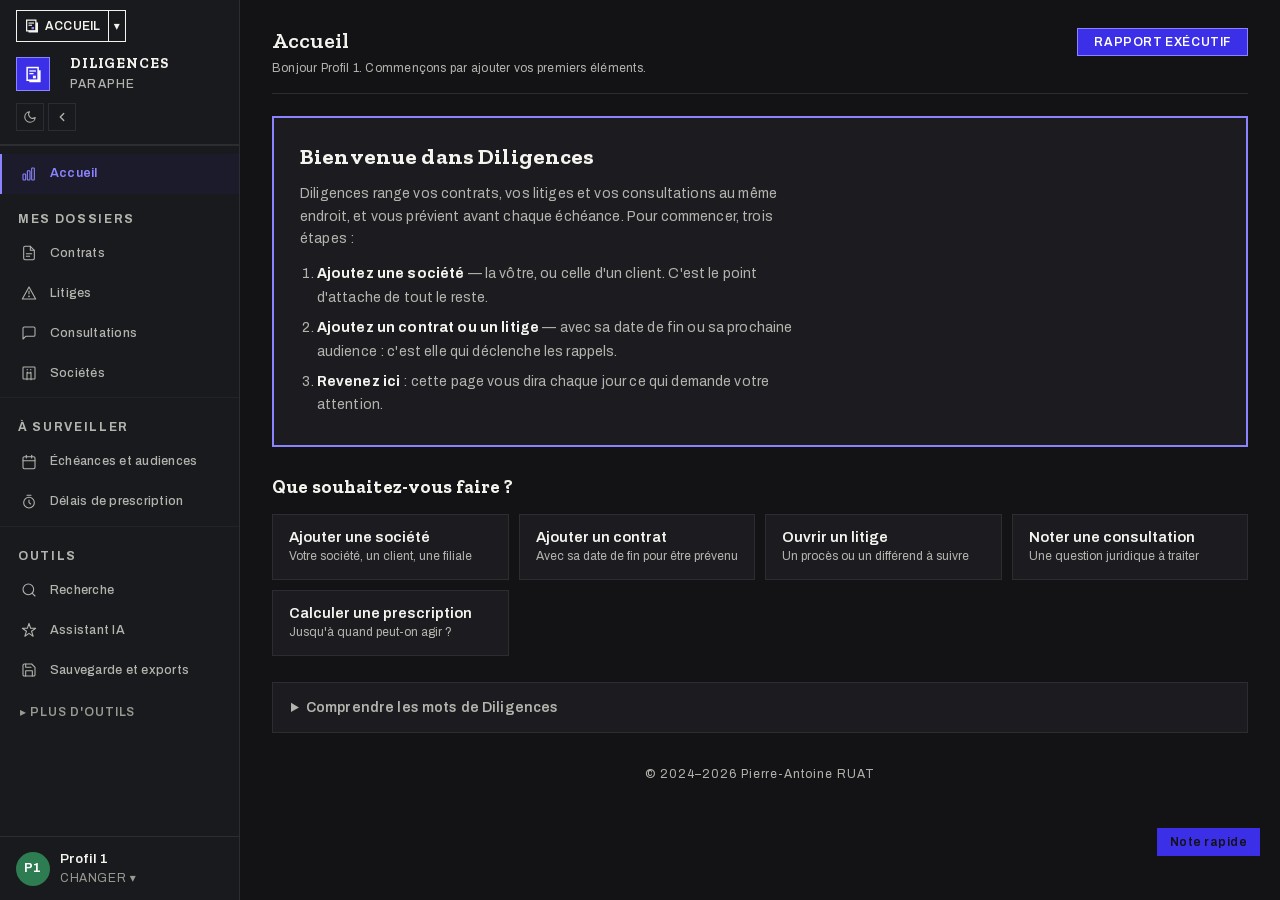
<file: Suivijuridique.html>
<!DOCTYPE html>
<html lang="fr">
<head>
<meta charset="utf-8"><script src="donnees.js"></script>
<title>Diligences — Paraphe</title>
<meta name="viewport" content="width=device-width, initial-scale=1">
<meta http-equiv="refresh" content="0; url=diligences.html">
<script>location.replace("diligences.html" + location.search + location.hash);</script>
</head>
<body>
<p>Diligences a changé d'adresse : <a href="diligences.html">ouvrir Diligences</a>.</p>
</body>
</html>
</file>
<file: fonts/fonts.css>
/* Polices embarquées (licence SIL Open Font License 1.1) : Archivo, Zilla Slab, IBM Plex Mono.
   Servies localement pour fonctionner hors ligne (PWA et application de bureau). */

/* latin-ext */
@font-face {
  font-family: 'Archivo';
  font-style: normal;
  font-weight: 300;
  font-stretch: 100%;
  font-display: swap;
  src: url(Archivo-variable-latin-ext.woff2) format('woff2');
  unicode-range: U+0100-02BA, U+02BD-02C5, U+02C7-02CC, U+02CE-02D7, U+02DD-02FF, U+0304, U+0308, U+0329, U+1D00-1DBF, U+1E00-1E9F, U+1EF2-1EFF, U+2020, U+20A0-20AB, U+20AD-20C0, U+2113, U+2C60-2C7F, U+A720-A7FF;
}
/* latin */
@font-face {
  font-family: 'Archivo';
  font-style: normal;
  font-weight: 300;
  font-stretch: 100%;
  font-display: swap;
  src: url(Archivo-variable-latin.woff2) format('woff2');
  unicode-range: U+0000-00FF, U+0131, U+0152-0153, U+02BB-02BC, U+02C6, U+02DA, U+02DC, U+0304, U+0308, U+0329, U+2000-206F, U+20AC, U+2122, U+2191, U+2193, U+2212, U+2215, U+FEFF, U+FFFD;
}
/* latin-ext */
@font-face {
  font-family: 'Archivo';
  font-style: normal;
  font-weight: 400;
  font-stretch: 100%;
  font-display: swap;
  src: url(Archivo-variable-latin-ext.woff2) format('woff2');
  unicode-range: U+0100-02BA, U+02BD-02C5, U+02C7-02CC, U+02CE-02D7, U+02DD-02FF, U+0304, U+0308, U+0329, U+1D00-1DBF, U+1E00-1E9F, U+1EF2-1EFF, U+2020, U+20A0-20AB, U+20AD-20C0, U+2113, U+2C60-2C7F, U+A720-A7FF;
}
/* latin */
@font-face {
  font-family: 'Archivo';
  font-style: normal;
  font-weight: 400;
  font-stretch: 100%;
  font-display: swap;
  src: url(Archivo-variable-latin.woff2) format('woff2');
  unicode-range: U+0000-00FF, U+0131, U+0152-0153, U+02BB-02BC, U+02C6, U+02DA, U+02DC, U+0304, U+0308, U+0329, U+2000-206F, U+20AC, U+2122, U+2191, U+2193, U+2212, U+2215, U+FEFF, U+FFFD;
}
/* latin-ext */
@font-face {
  font-family: 'Archivo';
  font-style: normal;
  font-weight: 500;
  font-stretch: 100%;
  font-display: swap;
  src: url(Archivo-variable-latin-ext.woff2) format('woff2');
  unicode-range: U+0100-02BA, U+02BD-02C5, U+02C7-02CC, U+02CE-02D7, U+02DD-02FF, U+0304, U+0308, U+0329, U+1D00-1DBF, U+1E00-1E9F, U+1EF2-1EFF, U+2020, U+20A0-20AB, U+20AD-20C0, U+2113, U+2C60-2C7F, U+A720-A7FF;
}
/* latin */
@font-face {
  font-family: 'Archivo';
  font-style: normal;
  font-weight: 500;
  font-stretch: 100%;
  font-display: swap;
  src: url(Archivo-variable-latin.woff2) format('woff2');
  unicode-range: U+0000-00FF, U+0131, U+0152-0153, U+02BB-02BC, U+02C6, U+02DA, U+02DC, U+0304, U+0308, U+0329, U+2000-206F, U+20AC, U+2122, U+2191, U+2193, U+2212, U+2215, U+FEFF, U+FFFD;
}
/* latin-ext */
@font-face {
  font-family: 'Archivo';
  font-style: normal;
  font-weight: 600;
  font-stretch: 100%;
  font-display: swap;
  src: url(Archivo-variable-latin-ext.woff2) format('woff2');
  unicode-range: U+0100-02BA, U+02BD-02C5, U+02C7-02CC, U+02CE-02D7, U+02DD-02FF, U+0304, U+0308, U+0329, U+1D00-1DBF, U+1E00-1E9F, U+1EF2-1EFF, U+2020, U+20A0-20AB, U+20AD-20C0, U+2113, U+2C60-2C7F, U+A720-A7FF;
}
/* latin */
@font-face {
  font-family: 'Archivo';
  font-style: normal;
  font-weight: 600;
  font-stretch: 100%;
  font-display: swap;
  src: url(Archivo-variable-latin.woff2) format('woff2');
  unicode-range: U+0000-00FF, U+0131, U+0152-0153, U+02BB-02BC, U+02C6, U+02DA, U+02DC, U+0304, U+0308, U+0329, U+2000-206F, U+20AC, U+2122, U+2191, U+2193, U+2212, U+2215, U+FEFF, U+FFFD;
}
/* latin-ext */
@font-face {
  font-family: 'Archivo';
  font-style: normal;
  font-weight: 700;
  font-stretch: 100%;
  font-display: swap;
  src: url(Archivo-variable-latin-ext.woff2) format('woff2');
  unicode-range: U+0100-02BA, U+02BD-02C5, U+02C7-02CC, U+02CE-02D7, U+02DD-02FF, U+0304, U+0308, U+0329, U+1D00-1DBF, U+1E00-1E9F, U+1EF2-1EFF, U+2020, U+20A0-20AB, U+20AD-20C0, U+2113, U+2C60-2C7F, U+A720-A7FF;
}
/* latin */
@font-face {
  font-family: 'Archivo';
  font-style: normal;
  font-weight: 700;
  font-stretch: 100%;
  font-display: swap;
  src: url(Archivo-variable-latin.woff2) format('woff2');
  unicode-range: U+0000-00FF, U+0131, U+0152-0153, U+02BB-02BC, U+02C6, U+02DA, U+02DC, U+0304, U+0308, U+0329, U+2000-206F, U+20AC, U+2122, U+2191, U+2193, U+2212, U+2215, U+FEFF, U+FFFD;
}
/* latin-ext */
@font-face {
  font-family: 'IBM Plex Mono';
  font-style: normal;
  font-weight: 400;
  font-display: swap;
  src: url(IBMPlexMono-400-latin-ext.woff2) format('woff2');
  unicode-range: U+0100-02BA, U+02BD-02C5, U+02C7-02CC, U+02CE-02D7, U+02DD-02FF, U+0304, U+0308, U+0329, U+1D00-1DBF, U+1E00-1E9F, U+1EF2-1EFF, U+2020, U+20A0-20AB, U+20AD-20C0, U+2113, U+2C60-2C7F, U+A720-A7FF;
}
/* latin */
@font-face {
  font-family: 'IBM Plex Mono';
  font-style: normal;
  font-weight: 400;
  font-display: swap;
  src: url(IBMPlexMono-400-latin.woff2) format('woff2');
  unicode-range: U+0000-00FF, U+0131, U+0152-0153, U+02BB-02BC, U+02C6, U+02DA, U+02DC, U+0304, U+0308, U+0329, U+2000-206F, U+20AC, U+2122, U+2191, U+2193, U+2212, U+2215, U+FEFF, U+FFFD;
}
/* latin-ext */
@font-face {
  font-family: 'IBM Plex Mono';
  font-style: normal;
  font-weight: 500;
  font-display: swap;
  src: url(IBMPlexMono-500-latin-ext.woff2) format('woff2');
  unicode-range: U+0100-02BA, U+02BD-02C5, U+02C7-02CC, U+02CE-02D7, U+02DD-02FF, U+0304, U+0308, U+0329, U+1D00-1DBF, U+1E00-1E9F, U+1EF2-1EFF, U+2020, U+20A0-20AB, U+20AD-20C0, U+2113, U+2C60-2C7F, U+A720-A7FF;
}
/* latin */
@font-face {
  font-family: 'IBM Plex Mono';
  font-style: normal;
  font-weight: 500;
  font-display: swap;
  src: url(IBMPlexMono-500-latin.woff2) format('woff2');
  unicode-range: U+0000-00FF, U+0131, U+0152-0153, U+02BB-02BC, U+02C6, U+02DA, U+02DC, U+0304, U+0308, U+0329, U+2000-206F, U+20AC, U+2122, U+2191, U+2193, U+2212, U+2215, U+FEFF, U+FFFD;
}
/* latin-ext */
@font-face {
  font-family: 'Zilla Slab';
  font-style: normal;
  font-weight: 400;
  font-display: swap;
  src: url(ZillaSlab-400-latin-ext.woff2) format('woff2');
  unicode-range: U+0100-02BA, U+02BD-02C5, U+02C7-02CC, U+02CE-02D7, U+02DD-02FF, U+0304, U+0308, U+0329, U+1D00-1DBF, U+1E00-1E9F, U+1EF2-1EFF, U+2020, U+20A0-20AB, U+20AD-20C0, U+2113, U+2C60-2C7F, U+A720-A7FF;
}
/* latin */
@font-face {
  font-family: 'Zilla Slab';
  font-style: normal;
  font-weight: 400;
  font-display: swap;
  src: url(ZillaSlab-400-latin.woff2) format('woff2');
  unicode-range: U+0000-00FF, U+0131, U+0152-0153, U+02BB-02BC, U+02C6, U+02DA, U+02DC, U+0304, U+0308, U+0329, U+2000-206F, U+20AC, U+2122, U+2191, U+2193, U+2212, U+2215, U+FEFF, U+FFFD;
}
/* latin-ext */
@font-face {
  font-family: 'Zilla Slab';
  font-style: normal;
  font-weight: 500;
  font-display: swap;
  src: url(ZillaSlab-500-latin-ext.woff2) format('woff2');
  unicode-range: U+0100-02BA, U+02BD-02C5, U+02C7-02CC, U+02CE-02D7, U+02DD-02FF, U+0304, U+0308, U+0329, U+1D00-1DBF, U+1E00-1E9F, U+1EF2-1EFF, U+2020, U+20A0-20AB, U+20AD-20C0, U+2113, U+2C60-2C7F, U+A720-A7FF;
}
/* latin */
@font-face {
  font-family: 'Zilla Slab';
  font-style: normal;
  font-weight: 500;
  font-display: swap;
  src: url(ZillaSlab-500-latin.woff2) format('woff2');
  unicode-range: U+0000-00FF, U+0131, U+0152-0153, U+02BB-02BC, U+02C6, U+02DA, U+02DC, U+0304, U+0308, U+0329, U+2000-206F, U+20AC, U+2122, U+2191, U+2193, U+2212, U+2215, U+FEFF, U+FFFD;
}
/* latin-ext */
@font-face {
  font-family: 'Zilla Slab';
  font-style: normal;
  font-weight: 600;
  font-display: swap;
  src: url(ZillaSlab-600-latin-ext.woff2) format('woff2');
  unicode-range: U+0100-02BA, U+02BD-02C5, U+02C7-02CC, U+02CE-02D7, U+02DD-02FF, U+0304, U+0308, U+0329, U+1D00-1DBF, U+1E00-1E9F, U+1EF2-1EFF, U+2020, U+20A0-20AB, U+20AD-20C0, U+2113, U+2C60-2C7F, U+A720-A7FF;
}
/* latin */
@font-face {
  font-family: 'Zilla Slab';
  font-style: normal;
  font-weight: 600;
  font-display: swap;
  src: url(ZillaSlab-600-latin.woff2) format('woff2');
  unicode-range: U+0000-00FF, U+0131, U+0152-0153, U+02BB-02BC, U+02C6, U+02DA, U+02DC, U+0304, U+0308, U+0329, U+2000-206F, U+20AC, U+2122, U+2191, U+2193, U+2212, U+2215, U+FEFF, U+FFFD;
}
/* latin-ext */
@font-face {
  font-family: 'Zilla Slab';
  font-style: normal;
  font-weight: 700;
  font-display: swap;
  src: url(ZillaSlab-700-latin-ext.woff2) format('woff2');
  unicode-range: U+0100-02BA, U+02BD-02C5, U+02C7-02CC, U+02CE-02D7, U+02DD-02FF, U+0304, U+0308, U+0329, U+1D00-1DBF, U+1E00-1E9F, U+1EF2-1EFF, U+2020, U+20A0-20AB, U+20AD-20C0, U+2113, U+2C60-2C7F, U+A720-A7FF;
}
/* latin */
@font-face {
  font-family: 'Zilla Slab';
  font-style: normal;
  font-weight: 700;
  font-display: swap;
  src: url(ZillaSlab-700-latin.woff2) format('woff2');
  unicode-range: U+0000-00FF, U+0131, U+0152-0153, U+02BB-02BC, U+02C6, U+02DA, U+02DC, U+0304, U+0308, U+0329, U+2000-206F, U+20AC, U+2122, U+2191, U+2193, U+2212, U+2215, U+FEFF, U+FFFD;
}
</file>
<file: style.css>
/* ═════════════════════════════════════════════════════════════════════
   Charte graphique Quantième — voir CHARTE-GRAPHIQUE.md
   Aplats francs, coins vifs (aucun border-radius), ombres plates décalées,
   mode sombre en bascule explicite (classe body.sombre, jamais automatique).
   ═════════════════════════════════════════════════════════════════════ */
:root{
  --fond:   #F7F6F2;
  --encre:  #131316;
  --encre-2:#5C5C63;
  --gris:   #6B6B66;   /* texte discret : 4,8 à 5,4:1 sur papier et carte */
  --filet:  #DEDCD5;
  --carte:  #FFFFFF;
  --alerte: #C62828;
  --succes: #0A7B48;
  --acc: 59,47,232;

  --ech: 1;

  --e1:4px;  --e2:8px;  --e3:12px; --e4:16px;
  --e5:20px; --e6:24px; --e7:32px; --e8:40px;

  --pad-col: 20px;
  --gap: var(--e1);
  --pad: clamp(20px,4vw,64px);
  --h-ctrl: 38px;

  --ombre:       8px 8px 0 rgba(19,19,22,.12);
  --ombre-forte: 12px 12px 0 rgba(19,19,22,.16);

  --slab:"Zilla Slab",Georgia,serif;
  --sans:"Archivo",system-ui,sans-serif;

  color-scheme:light;
}

body.sombre{
  --fond:   #131316;
  --encre:  #F4F3EE;
  --encre-2:#A9A9A2;
  --gris:   #9A9A93;
  --filet:  #2C2C31;
  --carte:  #1C1C20;
  /* sur l'encre, le violet et le rouge de la charte sont trop sombres pour du texte (2,2 et 3:1) */
  --acc: 140,132,255;
  --alerte: #EF6F6F;
  /* sur fond noir, l'ombre noire disparaissait : ombre claire, toujours plate */
  --ombre:       8px 8px 0 rgba(244,243,238,.07);
  --ombre-forte: 12px 12px 0 rgba(244,243,238,.10);
  /* calendrier des champs date, barres de défilement… en sombre */
  color-scheme:dark;
}
/* textes à la couleur d'accent : trop sombres sur fond noir (cf. charte §3.2) */
body.sombre .eyebrow, body.sombre .groupe-tete a, body.sombre a.lien-croise,
body.sombre .liens-article a, body.sombre .badge.etiquette{filter:brightness(1.6)}

*{box-sizing:border-box}
[hidden]{display:none!important}

body{
  margin:0;background:var(--fond);color:var(--encre);
  font-family:var(--sans);font-size:calc(16px * var(--ech));line-height:1.5;
  -webkit-font-smoothing:antialiased;
  transition:background .15s ease,color .15s ease;
}

::selection{background:var(--encre);color:var(--fond)}
button,input,select,textarea{font-family:inherit}
button,.badge,.tool-num{touch-action:manipulation}
b,strong{font-weight:600}

h1,h2,h3{font-family:var(--slab);font-weight:700;letter-spacing:-.02em;color:var(--encre);margin:0 0 var(--e3)}
h1{font-size:calc(30px * var(--ech))}

/* ═════════════════════════════════════════════════════════════════════
   BARRE SUPÉRIEURE
   ═════════════════════════════════════════════════════════════════════ */
header.topnav{
  display:flex;align-items:center;flex-wrap:wrap;gap:var(--e2) var(--e4);
  padding:var(--e3) var(--pad);border-bottom:3px solid var(--encre);
  background:var(--fond);
}
header.topnav a.brand{
  display:inline-flex;align-items:center;gap:var(--e2);
  font-family:var(--slab);font-weight:700;font-size:calc(22px * var(--ech));letter-spacing:-.02em;
  color:var(--encre);text-decoration:none;line-height:1;
}
header.topnav a.brand:hover{color:rgb(var(--acc))}
/* « Accueil » toujours à gauche, à côté du nom, comme dans les autres outils */
header.topnav .topnav-g{display:flex;align-items:center;flex-wrap:wrap;gap:var(--e2) var(--e4);min-width:0}
.brand-mark{display:inline-flex;align-items:center;justify-content:center;flex:none;color:inherit}
.brand-mark svg{display:block}

header.topnav nav{display:flex;gap:var(--e2);flex-wrap:wrap;margin-left:auto;align-items:center}
header.topnav nav a{
  font-size:calc(12px * var(--ech));font-weight:600;letter-spacing:.08em;text-transform:uppercase;
  color:var(--gris);text-decoration:none;padding:var(--e2) var(--e3);
  border:2px solid transparent;transition:all .15s ease;
}
header.topnav nav a:hover{color:var(--encre)}
header.topnav nav a.active{color:var(--encre);border-color:var(--encre)}

#theme-toggle{height:auto;padding:var(--e2) var(--e3);font-size:calc(12px * var(--ech))}

/* ═════════════════════════════════════════════════════════════════════
   MISE EN PAGE
   ═════════════════════════════════════════════════════════════════════ */
main{max-width:900px;margin:0 auto;padding:var(--e7) var(--pad) var(--e8)}

.card{
  background:var(--carte);border:2px solid var(--encre);
  box-shadow:var(--ombre);
  padding:var(--e5);margin-bottom:var(--e5);
}
/* éléments de liste à l'intérieur d'une carte : filet simple, sans seconde ombre */
.card .card{box-shadow:none;border:1px solid var(--filet);padding:var(--e4)}
.card .card:hover{border-color:var(--encre)}

.grid-links{display:grid;grid-template-columns:repeat(auto-fit,minmax(240px,1fr));gap:var(--e5);margin-top:var(--e6)}
.grid-links a.tool{
  display:block;background:var(--carte);border:2px solid var(--encre);
  box-shadow:var(--ombre);padding:var(--e5);text-decoration:none;color:var(--encre);
  transition:box-shadow .15s ease,transform .15s ease;
}
.grid-links a.tool:hover{box-shadow:var(--ombre-forte);transform:translate(-2px,-2px)}
.grid-links a.tool h3{color:var(--encre);margin-bottom:var(--e2);display:flex;align-items:center}
.grid-links a.tool:hover h3{color:rgb(var(--acc))}
.grid-links a.tool p{color:var(--encre-2);font-size:calc(13.5px * var(--ech));margin:0}

/* ═════════════════════════════════════════════════════════════════════
   CHAMPS ET CONTRÔLES
   ═════════════════════════════════════════════════════════════════════ */
label{
  display:block;font-size:calc(12px * var(--ech));font-weight:600;letter-spacing:.06em;text-transform:uppercase;
  color:var(--gris);margin:var(--e4) 0 var(--e1);
}

input[type="text"], input[type="date"], input[type="search"], select{
  height:var(--h-ctrl);line-height:calc(var(--h-ctrl) - 4px);
  width:100%;padding:0 var(--e3);
  font-size:calc(14px * var(--ech));font-weight:500;color:var(--encre);
  background:transparent;border:2px solid var(--encre);border-radius:0;
  appearance:none;-webkit-appearance:none;
}
input[type="text"], input[type="date"], input[type="search"]{cursor:text}
select{
  padding-right:var(--e7);cursor:pointer;
  background-image:linear-gradient(45deg,transparent 50%,currentColor 50%),
                   linear-gradient(135deg,currentColor 50%,transparent 50%);
  background-position:calc(100% - 17px) 17px,calc(100% - 12px) 17px;
  background-size:6px 6px;background-repeat:no-repeat;
}
select:hover{background-color:var(--encre);color:var(--fond)}

textarea{
  width:100%;padding:var(--e2) var(--e3);resize:vertical;min-height:4.5em;
  font-size:calc(14px * var(--ech));color:var(--encre);line-height:1.5;
  background:transparent;border:2px solid var(--encre);border-radius:0;
}

/* cases à cocher carrées, conformes à la charte (coins vifs) */
input[type="checkbox"]{
  appearance:none;-webkit-appearance:none;flex:none;margin:0;
  width:16px;height:16px;border:2px solid var(--encre);border-radius:0;background:transparent;
  display:inline-grid;place-content:center;vertical-align:-3px;cursor:pointer;
}
input[type="checkbox"]::before{content:"";width:8px;height:8px;background:rgb(var(--acc));transform:scale(0);transition:transform .1s ease}
input[type="checkbox"]:checked::before{transform:scale(1)}

input:focus-visible, select:focus-visible, textarea:focus-visible,
input:focus, select:focus, textarea:focus{
  outline:3px solid rgb(var(--acc));outline-offset:2px;
}

/* ═════════════════════════════════════════════════════════════════════
   BOUTONS — .bt / .bt--plein (appliqué directement à <button>)
   ═════════════════════════════════════════════════════════════════════ */
button{
  font-family:var(--sans);
  font-weight:600;font-size:calc(12.5px * var(--ech));letter-spacing:.05em;text-transform:uppercase;
  padding:0 var(--e4);height:var(--h-ctrl);border:2px solid var(--encre);border-radius:0;
  background:transparent;color:var(--encre);cursor:pointer;
  transition:background .15s ease,color .15s ease,border-color .15s ease;
}
button:hover{background:var(--encre);color:var(--fond)}
button:focus-visible{outline:3px solid rgb(var(--acc));outline-offset:2px}

button.primary{background:var(--encre);border-color:var(--encre);color:var(--fond)}
button.primary:hover{background:rgb(var(--acc));border-color:rgb(var(--acc));color:#fff}

button.danger{color:var(--alerte)}
button.danger:hover{background:var(--alerte);border-color:var(--alerte);color:#fff}
/* en sombre, l'accent et l'alerte sont clairs : texte d'encre dessus */
body.sombre button.primary:hover, body.sombre button.danger:hover, body.sombre button.success:hover{color:#131316}

button.success{color:var(--succes)}
button.success:hover{background:var(--succes);border-color:var(--succes);color:#fff}

button[disabled]{opacity:.28;cursor:not-allowed}
button[disabled]:hover{background:transparent;color:var(--encre)}

/* ═════════════════════════════════════════════════════════════════════
   DIVERS — badges, groupements, états
   ═════════════════════════════════════════════════════════════════════ */
.row{display:flex;gap:var(--e2);flex-wrap:wrap;align-items:center}
.row.end{justify-content:flex-end}
.row.between{justify-content:space-between}

.badge{
  display:inline-flex;align-items:center;font-family:var(--slab);font-size:calc(12px * var(--ech));font-weight:600;
  padding:1px var(--e2);border:1px solid var(--filet);color:var(--gris);background:transparent;
  margin-block:3px;                     /* deux lignes d'étiquettes ne se touchent pas */
}

.muted{color:var(--encre-2);font-size:calc(13.5px * var(--ech))}

hr.sep{border:none;border-top:1px solid var(--filet);margin:var(--e4) 0}

mark{background:rgba(var(--acc),.18);color:var(--encre)}

.empty-state{text-align:center;color:var(--gris);padding:var(--e7) var(--e4);font-style:italic}

.toolbar{display:flex;gap:var(--e2);flex-wrap:wrap;margin-bottom:var(--e4);align-items:center}
.toolbar input[type="search"], .toolbar select{width:auto;flex:1;min-width:160px}
.toolbar input[type="search"]{flex:2}
.card > .toolbar:last-child{margin-bottom:0}

/* étiquette au-dessus d'un titre de page */
.eyebrow{
  font-size:calc(12px * var(--ech));font-weight:700;letter-spacing:.08em;text-transform:uppercase;
  color:rgb(var(--acc));margin:0 0 var(--e2);
}

/* pastille numérotée devant un titre d'outil */
.tool-num{
  display:inline-flex;align-items:center;justify-content:center;flex:none;
  width:22px;height:22px;border:1px solid var(--encre);color:var(--encre);
  font-family:var(--sans);font-weight:700;font-size:calc(12px * var(--ech));margin-right:var(--e2);
}

footer.tip{margin-top:var(--e7);color:var(--gris);font-size:calc(12px * var(--ech));text-align:center}

@media (max-width:900px){
  header.topnav{flex-direction:column;align-items:stretch;flex-wrap:nowrap}
  /* le menu passe à la ligne : tous les liens restent visibles, rien n'est caché hors de l'écran */
  header.topnav nav{margin-left:0;flex-wrap:wrap;width:100%;min-width:0;row-gap:var(--e1,4px)}
  header.topnav nav a, #theme-toggle{flex:none;white-space:nowrap}
  /* le bouton jour/nuit remonte sur la ligne du nom, à droite */
  header.topnav{position:relative}
  header.topnav #theme-toggle{position:absolute;top:var(--e2);right:var(--pad,20px)}
}
@media (max-width:360px){
  header.topnav nav{gap:0}
  header.topnav nav a{padding:var(--e2) 7px;letter-spacing:.04em}
}

/* ═════════════════════════════════════════════════════════════════════
   EXPORT PDF — feuille imprimable partagée par les outils d'études de Paraphe
   Le contenu réel est injecté en JS dans #printArea juste avant l'impression.
   ═════════════════════════════════════════════════════════════════════ */
#printArea{display:none}
@media print{
  @page{size:A4 portrait;margin:16mm 14mm}
  html,body{background:#fff!important}
  body>*{display:none!important}
  #printArea{display:block!important;font-family:var(--sans);color:#000;font-size:10.5pt;line-height:1.55}

  .print-header{
    display:flex;justify-content:space-between;align-items:flex-end;gap:var(--e4);
    border-bottom:2.5pt solid #000;padding-bottom:8px;margin-bottom:20px;
  }
  .print-header h1{font-family:var(--slab);font-size:21pt;font-weight:700;margin:0;letter-spacing:-.02em;color:#000}
  .print-header .print-brand{
    font-family:"IBM Plex Mono",monospace;font-size:8pt;text-transform:uppercase;letter-spacing:.1em;
    color:rgb(var(--acc));margin:0 0 3px;
  }
  .print-meta{text-align:right;font-size:8pt;color:#555;white-space:nowrap;line-height:1.6}
  .print-meta b{color:#000;font-weight:700}

  .print-group-title{
    font-family:var(--slab);font-size:12.5pt;font-weight:700;color:#000;
    margin:22px 0 10px;padding-bottom:4px;border-bottom:1pt solid #000;
    break-after:avoid;page-break-after:avoid;
  }
  .print-group-title:first-of-type{margin-top:0}

  .print-item{break-inside:avoid;page-break-inside:avoid;margin:0 0 13px;padding-bottom:13px;border-bottom:.75pt solid #CCC}
  .print-item:last-child{border-bottom:none}
  .print-item h3{
    font-family:var(--slab);font-size:11pt;font-weight:600;color:#000;
    margin:0 0 5px;display:flex;align-items:baseline;flex-wrap:wrap;gap:6px;
  }
  .print-tag{
    display:inline-block;font-family:"IBM Plex Mono",monospace;font-size:7pt;font-weight:500;
    text-transform:uppercase;letter-spacing:.06em;border:.75pt solid #000;color:#000;
    padding:1px 5px;line-height:1.5;white-space:nowrap;
  }
  .print-tag.accent{border-color:rgb(var(--acc));color:rgb(var(--acc))}
  .print-item p{margin:0;font-size:9.5pt;line-height:1.55;color:#111}
  .print-item .print-note{
    margin-top:7px;padding-top:6px;border-top:.75pt dashed #BBB;font-size:9pt;color:#333;
  }
  .print-item .print-note b{
    font-family:"IBM Plex Mono",monospace;font-size:7.5pt;text-transform:uppercase;
    letter-spacing:.06em;color:#666;font-weight:600;
  }
  .print-item dl{margin:6px 0 0;display:grid;grid-template-columns:auto 1fr;gap:4px 12px}
  .print-item dt{
    font-family:"IBM Plex Mono",monospace;font-size:7.5pt;text-transform:uppercase;
    letter-spacing:.06em;color:#666;white-space:nowrap;padding-top:2px;font-weight:600;
  }
  .print-item dd{margin:0;font-size:9.5pt;line-height:1.55;color:#111}

  .print-footer{
    margin-top:26px;padding-top:8px;border-top:.75pt solid #999;
    font-size:7.5pt;color:#888;display:flex;justify-content:space-between;
  }
}

/* ═════════════════════════════════════════════════════════════════════
   RECHERCHE GLOBALE (Hub, portail) — recherche.js
   ═════════════════════════════════════════════════════════════════════ */
#recherche-globale{position:relative;max-width:640px;margin:0 auto var(--e7)}
.rg-champ{
  display:flex;align-items:center;gap:var(--e2);margin:0;height:48px;padding:0 var(--e3);
  border:2px solid var(--encre);background:var(--carte);box-shadow:var(--ombre);
  text-transform:none;letter-spacing:0;font-weight:500;color:var(--encre);cursor:text;
}
.rg-champ:focus-within{outline:3px solid rgb(var(--acc));outline-offset:2px}
.rg-loupe{font-size:calc(20px * var(--ech));color:var(--gris);line-height:1}
.rg-champ input{flex:1;border:0;height:auto;padding:0;background:transparent;font-size:calc(15px * var(--ech))}
.rg-champ input:focus,.rg-champ input:focus-visible{outline:none}
.rg-champ input::-webkit-search-cancel-button{-webkit-appearance:none}
.rg-champ kbd{font-family:var(--sans);font-size:calc(12px * var(--ech));font-weight:600;color:var(--gris);border:1px solid var(--filet);padding:1px var(--e2);white-space:nowrap}
.rg-res{
  position:absolute;left:0;right:0;top:calc(100% + var(--e2));z-index:50;max-height:min(60vh,520px);overflow:auto;
  background:var(--carte);border:2px solid var(--encre);box-shadow:var(--ombre-forte);text-align:left;
}
.rg-groupe{
  position:sticky;top:0;background:var(--carte);padding:var(--e2) var(--e3) var(--e1);border-bottom:1px solid var(--filet);
  font-size:calc(12px * var(--ech));font-weight:700;letter-spacing:.08em;text-transform:uppercase;color:rgb(var(--acc));
}
.rg-l{display:flex;flex-direction:column;gap:2px;padding:var(--e2) var(--e3);border-bottom:1px solid var(--filet);color:var(--encre);text-decoration:none}
.rg-l:hover,.rg-l.actif{background:rgba(var(--acc),.08)}
.rg-titre{font-weight:600;font-size:calc(14px * var(--ech))}
.rg-detail{font-size:calc(12px * var(--ech));color:var(--encre-2)}
.rg-vide{padding:var(--e3);color:var(--gris);font-style:italic;font-size:calc(13px * var(--ech))}
body.sombre .rg-groupe{filter:brightness(1.6)}

/* bandeau de rappel (sauvegarde ancienne…) */
.rappel{
  display:flex;flex-wrap:wrap;align-items:center;gap:var(--e2) var(--e4);margin:0 0 var(--e6);padding:var(--e3) var(--e4);
  border:2px solid rgb(var(--acc));background:rgba(var(--acc),.06);font-size:calc(13.5px * var(--ech));
}
.rappel span{flex:1;min-width:200px}

/* ═════════════════════════════════════════════════════════════════════
   FENÊTRE « PROMPT IA » (import d'un document converti par une IA)
   ═════════════════════════════════════════════════════════════════════ */
dialog.fenetre-ia{
  border:3px solid var(--encre);background:var(--carte);color:var(--encre);border-radius:0;
  padding:var(--e6);width:min(640px,calc(100vw - 32px));max-height:calc(100vh - 32px);overflow:auto;
  box-shadow:12px 12px 0 rgb(var(--acc));
}
dialog.fenetre-ia::backdrop{background:rgba(19,19,22,.5)}
.fenetre-ia h3{margin:0 0 var(--e2);font-family:var(--slab);font-size:calc(22px * var(--ech))}
.fenetre-ia .ia-etat{margin:0 0 var(--e3);font-size:calc(14px * var(--ech));font-weight:600;color:var(--encre)}
.fenetre-ia .ia-etat.erreur{color:var(--alerte)}
.fenetre-ia .ia-etapes{margin:0;padding-left:1.4em;font-size:calc(14px * var(--ech));line-height:1.55}
.fenetre-ia .ia-etapes li{margin-bottom:var(--e1)}
.fenetre-ia textarea{font-family:ui-monospace,Menlo,Consolas,monospace;font-size:calc(13px * var(--ech))}
.fenetre-ia .ia-note{margin:var(--e2) 0 0;font-size:calc(13px * var(--ech))}
.fenetre-ia .ia-voir{margin-top:var(--e4)}
.fenetre-ia .ia-voir button{margin-top:var(--e2);height:auto;min-height:var(--h-ctrl)}
.fenetre-ia .ia-voir summary{cursor:pointer;font-weight:600;font-size:calc(13.5px * var(--ech));color:var(--encre-2)}
.fenetre-ia .ia-voir textarea{margin-top:var(--e2);color:var(--encre-2)}
.fenetre-ia .ia-actions{display:flex;flex-wrap:wrap;gap:var(--e2);margin-top:var(--e4)}
.fenetre-ia .ia-actions button{height:auto;min-height:var(--h-ctrl)}
.fenetre-ia .ia-actions [data-ia="fermer"]{margin-left:auto}

/* élément ramené à l'écran après une action (Commun.montrer) : un cadre d'accent qui s'efface */
.signale{animation:signale 2.2s ease-out}
@keyframes signale{0%,55%{outline:3px solid rgb(var(--acc));outline-offset:3px}100%{outline:3px solid transparent;outline-offset:3px}}
@media (prefers-reduced-motion: reduce){.signale{animation:none;outline:3px solid rgb(var(--acc));outline-offset:3px}}

/* ═════════════════════════════════════════════════════════════════════
   BARRE D'OUTILS D'UNE LISTE : filtres en haut ; en dessous l'action
   principale, puis les groupes « Importer » et « Exporter »
   ═════════════════════════════════════════════════════════════════════ */
.barre{display:flex;flex-direction:column;gap:var(--e4)}
.barre-filtres{display:flex;flex-wrap:wrap;gap:var(--e2);align-items:center}
.barre-filtres input[type="search"]{width:auto;flex:2 1 260px}
.barre-filtres select{width:auto;flex:1 1 170px;min-width:0}
.barre-actions{display:flex;flex-wrap:wrap;align-items:center;gap:var(--e3) var(--e6);padding-top:var(--e4);border-top:1px solid var(--filet)}
.barre-actions > .primary{margin-right:auto}
.barre-groupe{display:flex;align-items:center}
.barre-titre{font-size:calc(12px * var(--ech));font-weight:600;letter-spacing:.06em;text-transform:uppercase;color:var(--gris);margin-right:var(--e3)}
.barre-groupe button{height:34px;padding:0 var(--e3);font-size:calc(12px * var(--ech))}
.barre-groupe button + button{margin-left:-2px}          /* boutons accolés : un seul trait entre eux */
.barre-groupe button:hover,.barre-groupe button:focus-visible{position:relative;z-index:1}
@media (max-width:640px){
  .barre-filtres input[type="search"],.barre-filtres select{flex:1 1 100%;width:100%}
  .barre-actions{gap:var(--e3)}
  .barre-actions > .primary{flex:1 1 100%;margin-right:0}
  .barre-titre{min-width:7.5em}                          /* les deux groupes s'alignent */
}
</file>
